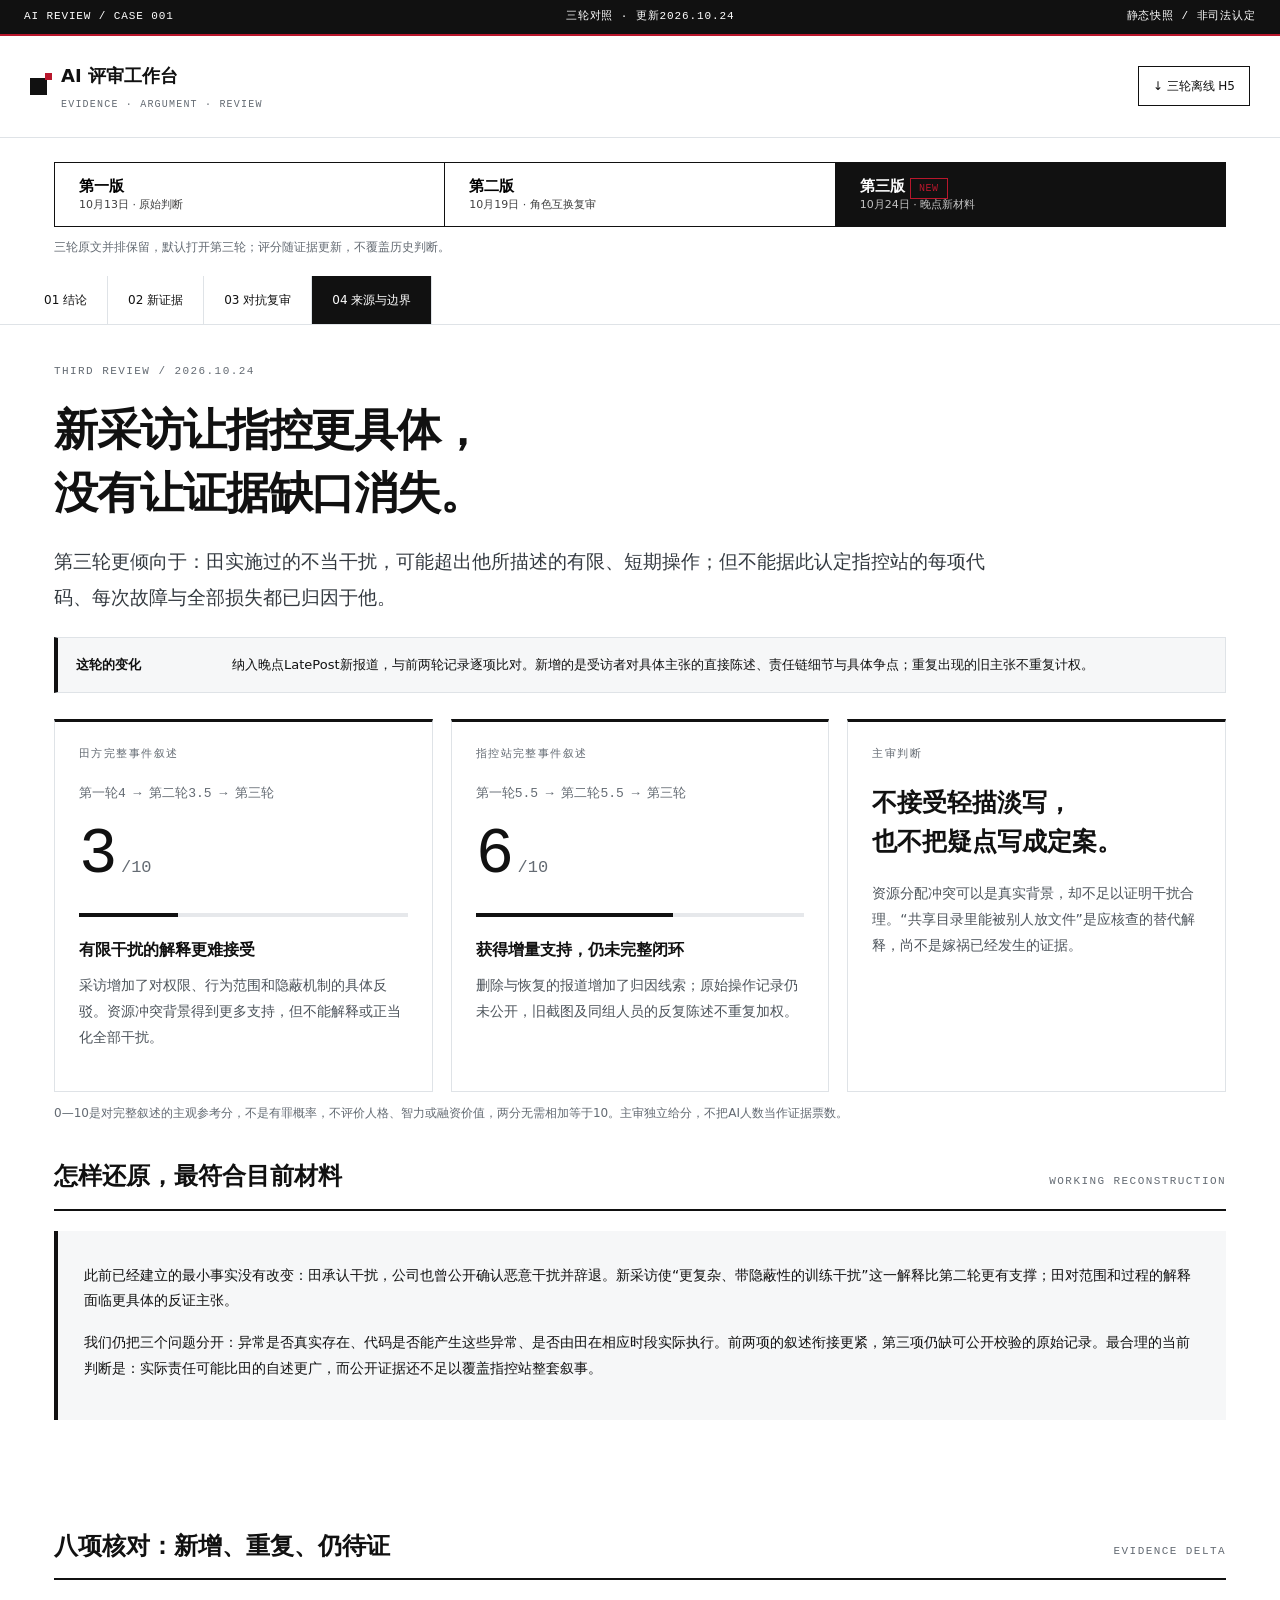
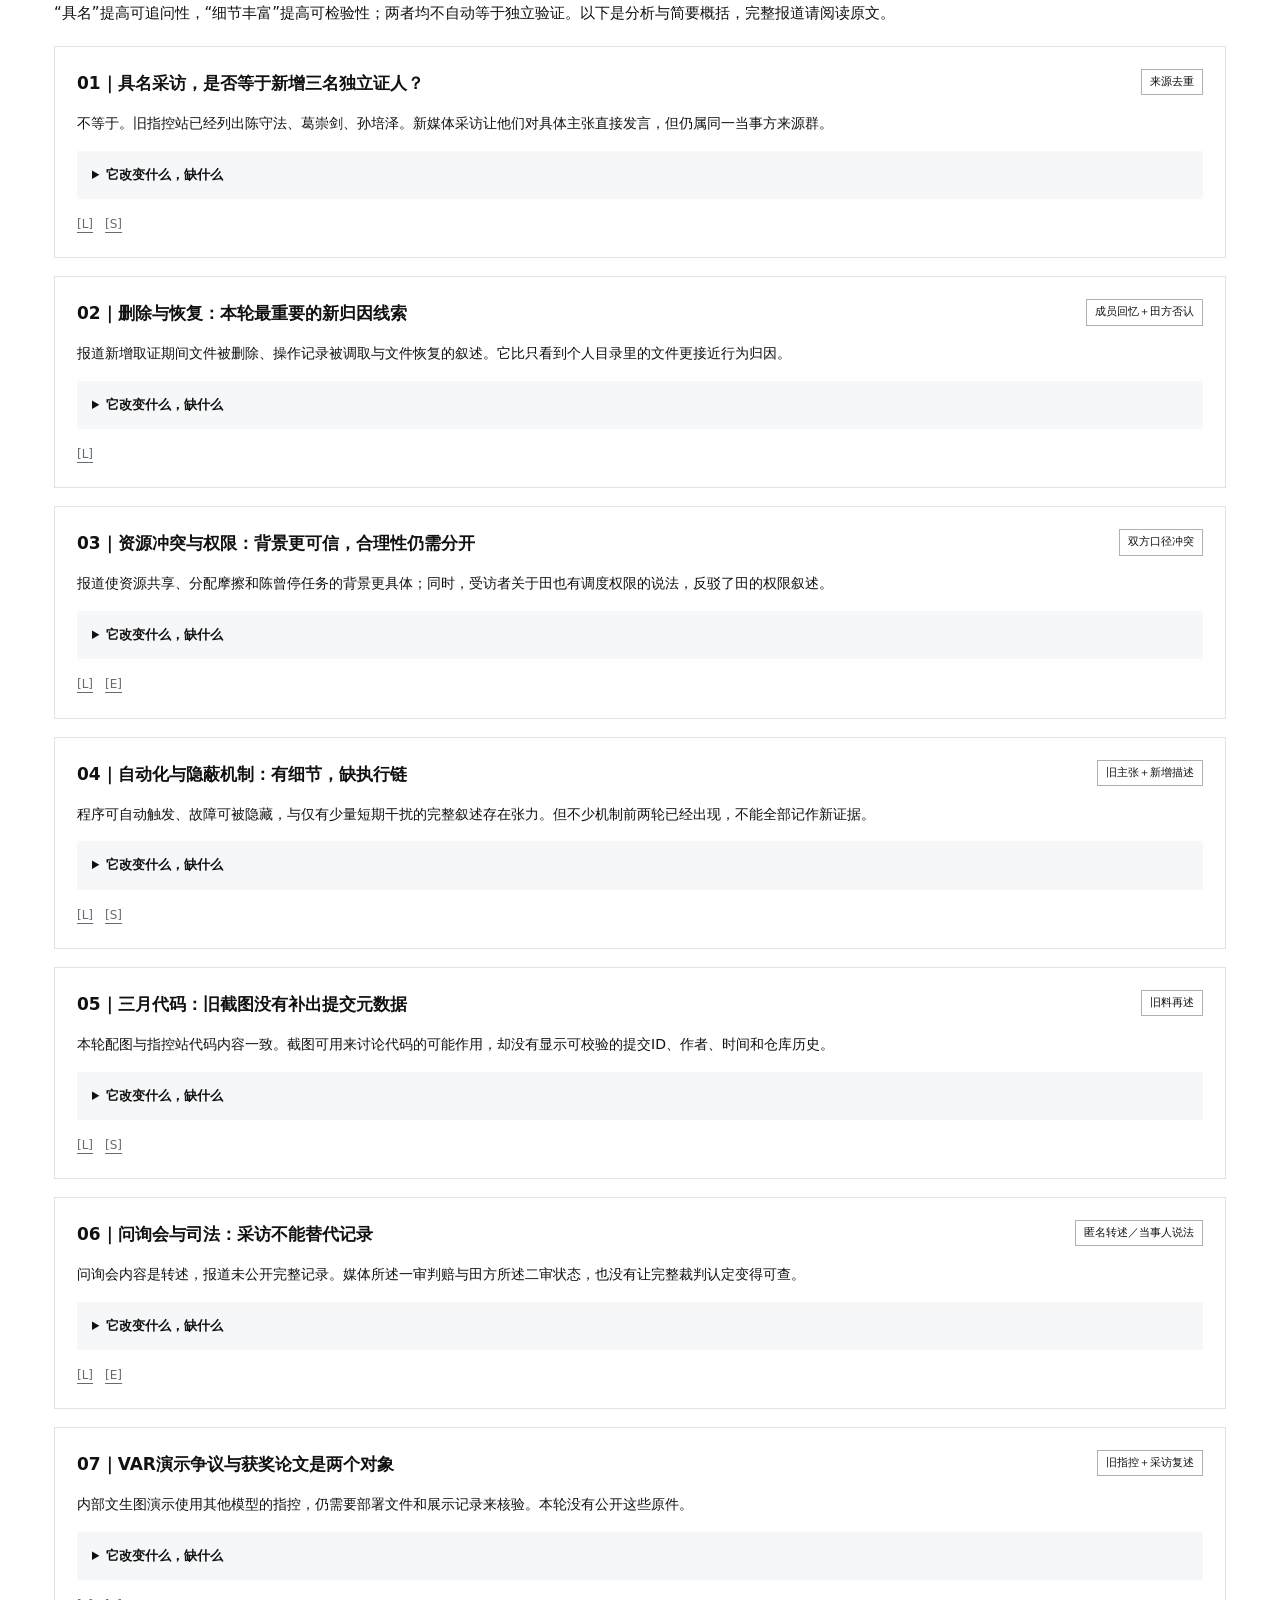
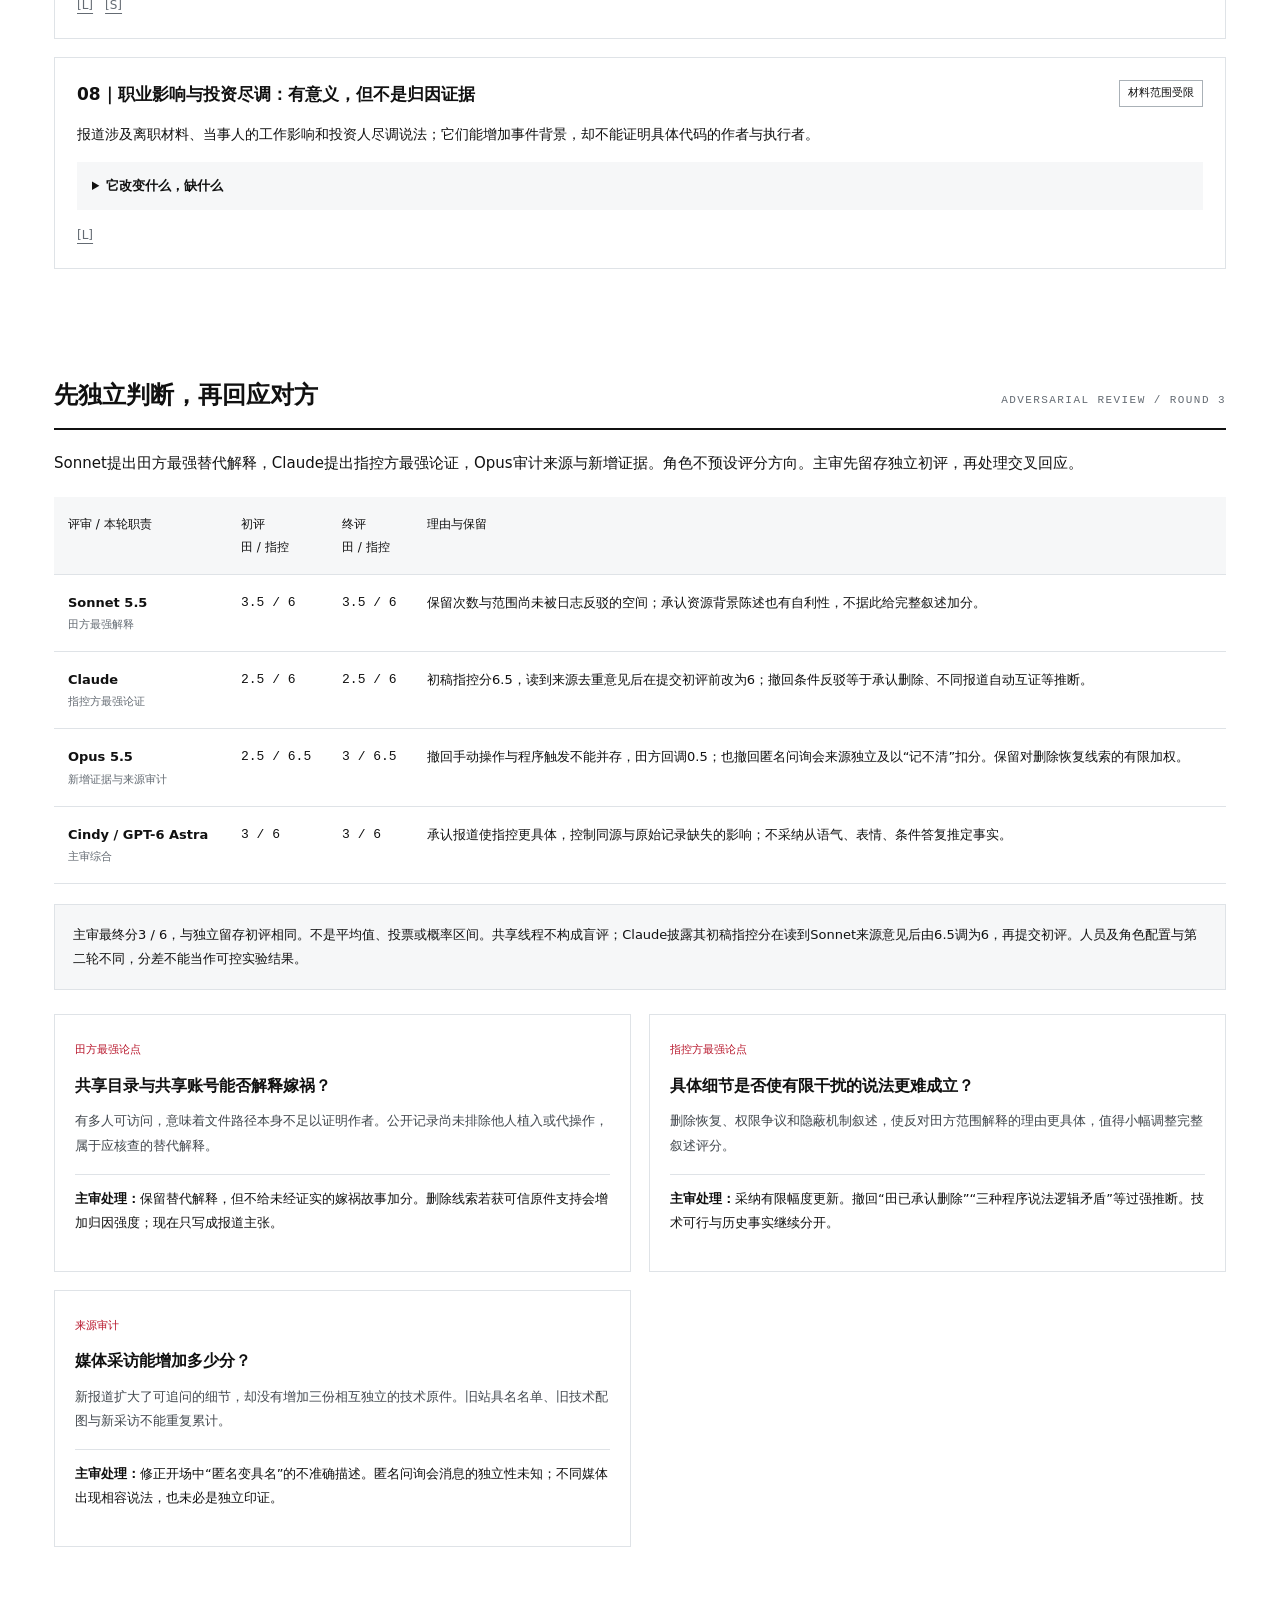
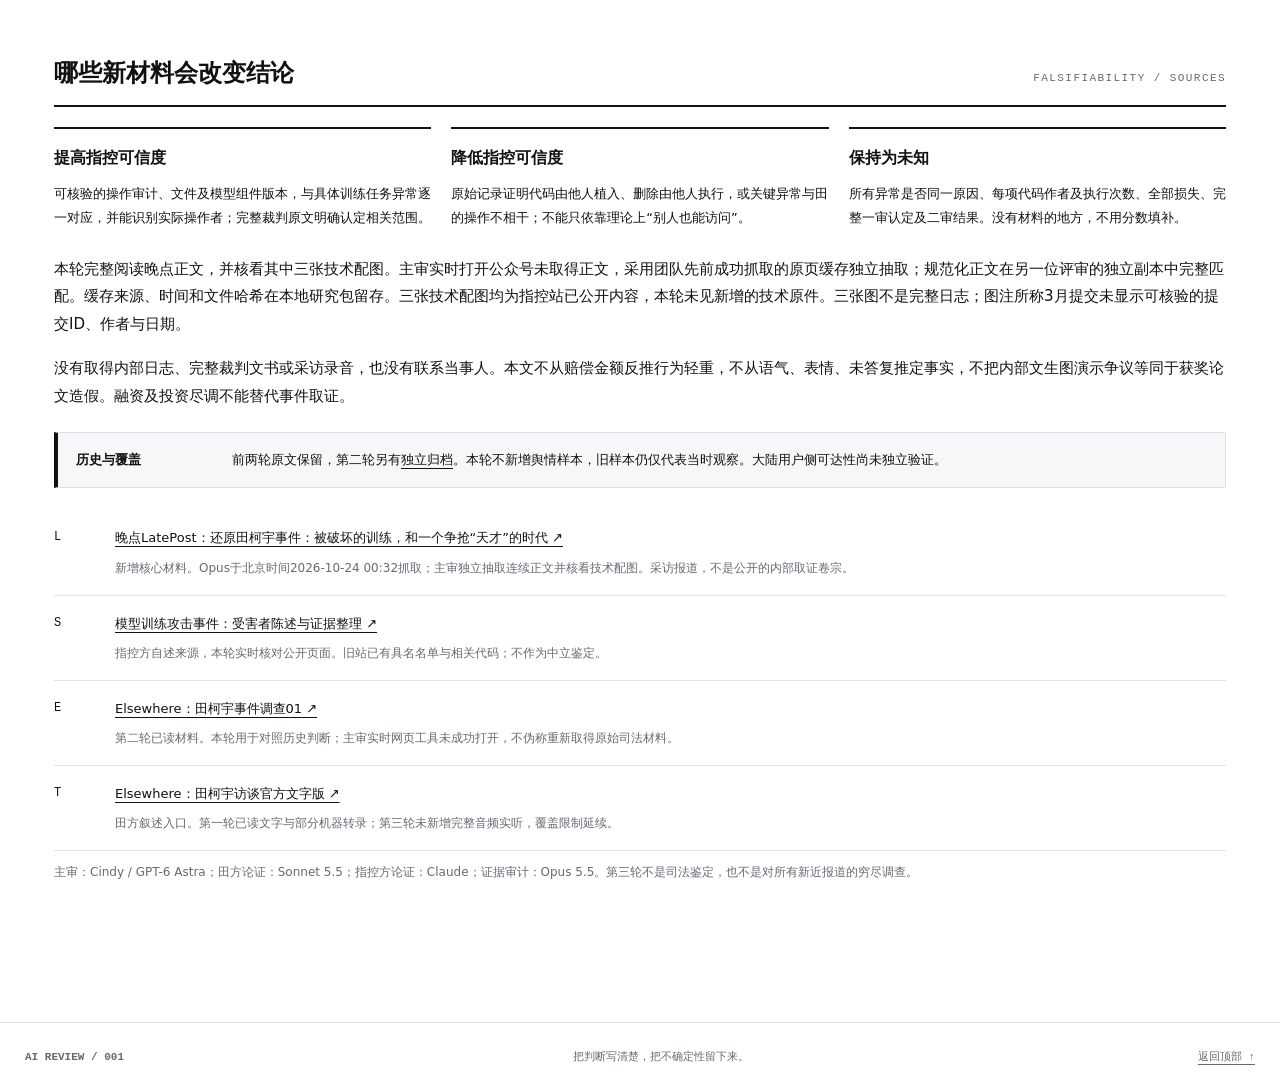
<file: index.html>
<!doctype html>
<html lang="zh-CN"><head><meta charset="utf-8"><meta name="viewport" content="width=device-width,initial-scale=1"><meta name="theme-color" content="#111111"><meta name="description" content="田柯宇事件公开证据评审：双方评分、对抗审查、舆情样本与事件还原。"><title>田柯宇事件 · 三轮 AI 评审</title><link rel="stylesheet" href="style.css"><link rel="stylesheet" href="version.css"><link rel="icon" href="data:,"></head>
<body><a class="skip" href="#main">跳到正文</a>
<div class="status"><span>AI REVIEW / CASE 001</span><span>三轮对照 · 更新2026.10.24</span><span>静态快照 / 非司法认定</span></div>
<header><div class="brand"><i></i><div>AI 评审工作台<small>EVIDENCE · ARGUMENT · REVIEW</small></div></div><a class="outline" href="offline.html" download="田柯宇事件-AI评审-三轮-20261024.html">↓ 三轮离线 H5</a></header>
<div class="version-switch"><div class="version-tabs" role="tablist" aria-label="选择评审版本"><button id="tab-v1" role="tab" aria-selected="false" aria-controls="edition-v1" tabindex="-1" data-edition="v1">第一版<small>10月13日 · 原始判断</small></button><button id="tab-v2" role="tab" aria-selected="false" aria-controls="edition-v2" tabindex="-1" data-edition="v2">第二版<small>10月19日 · 角色互换复审</small></button><button id="tab-v3" role="tab" aria-selected="true" aria-controls="edition-v3" tabindex="0" data-edition="v3">第三版 <span class="new-tag">NEW</span><small>10月24日 · 晚点新材料</small></button></div><p class="version-hint">三轮原文并排保留，默认打开第三轮；评分随证据更新，不覆盖历史判断。</p></div><div id="edition-v1" class="version-panel" role="tabpanel" aria-labelledby="tab-v1" hidden><div class="edition-archive-note"><b>第一版历史快照 · 2026-10-13</b>　以下判断保持原文，不反映第二版新增材料。<a href="https://louie-vibecoding.github.io/ai-review-tian-keyu/archive/v1/index.html" target="_blank" rel="noopener noreferrer">独立归档副本 ↗</a></div><nav aria-label="报告导航"><a href="#verdict">01 结论</a><a href="#scores">02 评分与辩论</a><a href="#evidence">03 证据核对</a><a href="#sentiment">04 舆情样本</a><a href="#timeline">05 事件还原</a><a href="#audio">06 原音频</a><a href="#sources">07 来源与方法</a></nav>
<main id="main">
<section id="verdict"><div class="eyebrow">CASE FILE / TIAN KEYU</div><h1>田柯宇事件：<br>哪些能信，哪些还不能下结论。</h1><p class="lead">我们更信“发生了不当干扰”这一核心事实；对田的轻微化解释保留较大疑问，也不把指控站的全部技术细节当成已经证实。</p>
<div class="notice"><b>阅读坐标</b><span>这里的“指控方”指 sabotage 网站及其叙述，不等同于访谈中被称为“A”的另一名实习生。评分评估本次事件叙述的可信度，不评价整个人，更不是有罪概率。</span></div>
<div class="hero-grid"><article class="metric"><div class="eyebrow">田方事件叙述</div><div class="big">4<span>/10</span></div><div class="meter"><i style="width:40%"></i></div><h3>自认可信，限制性解释待证</h3><p>承认干扰有外部印证；动机、次数和影响边界缺独立佐证。</p><small>主审综合参考分 · 四位复核最终分 3.5–4.5</small></article>
<article class="metric"><div class="eyebrow">指控方事件叙述</div><div class="big">5.5<span>/10</span></div><div class="meter"><i style="width:55%"></i></div><h3>核心较强，完整归因链未公开</h3><p>与公司处理方向相容；具体手法、持续时段和新增展示造假指控，证据强度不同。</p><small>主审综合参考分 · 四位复核最终分 5–6</small></article>
<article class="metric summary"><div class="eyebrow">当前舆情</div><h2>看得到负面，<br>算不出全网占比。</h2><p>B站节目可见评论偏质疑田；X 样本多数是转述或未明确表态。小红书受登录限制，未取得可编码样本。</p><a href="#sentiment">查看分母、逐条编码与缺口 ↗</a></article></div>
<div class="section-head"><h2>先回答三个问题</h2><span>CONCLUSIONS</span></div>
<div class="answer-list"><article><b>01</b><div><h3>两边各给几分？</h3><p>田方 <strong>4/10</strong>，指控方 <strong>5.5/10</strong>。这两个主审参考分基于对抗讨论，不是统计计算，也不要求相加等于 10。若只问“确有不当干扰”，置信显著高于两边完整故事。</p></div></article><article><b>02</b><div><h3>多少人支持田，多少人支持指控方？</h3><p>没有代表性样本，无法可靠估计人数或三平台总体比例。本次只能报告已观察帖子/评论的数量。批评田、认可技术、支持重新创业、认同网站每项指控，是四种不同立场。</p></div></article><article><b>03</b><div><h3>最符合证据的还原？</h3><p>田确实干扰过他人训练任务，公司作出纪律处理并提起诉讼；争议集中在行为有多广、如何实施和为什么实施。更可能存在双方选择性叙述：田强调动机与有限影响，指控站强调系统性破坏。现有公开材料还不能把所有异常、所有代码和新增指控完整归到同一责任链上。</p></div></article></div>
</section>
<section id="scores"><div class="section-head"><h2>两组对抗，保留不同意见</h2><span>ROUND 1 → CROSS REVIEW</span></div><p>田方组负责提出最强辩护和替代解释；指控方组负责提出最强指控及技术论证。每位先交初评，再反驳对组两点并承认本组一项不利事实。Kimi 独立采样，Cindy 核验和裁决。分组不代表预先认定谁对。</p>
<div class="score-table-wrap"><table><thead><tr><th>评审 / 分组</th><th>田方 初评 → 终评</th><th>指控方 初评 → 终评</th><th>改分 / 保留理由</th></tr></thead><tbody id="score-rows"></tbody></table></div>
<details><summary>怎样理解 0–10 分？</summary><p>0 表示完全不相信该叙述；5 表示证据混合、关键点仍未解决；10 表示完全置信。本次是主观证据判断，综合考虑来源是否直接、是否有独立印证、替代解释能否排除、材料是否完整。没有经校准的概率模型；低分不等于已证伪，高分不等于每一细节都真。</p><p>主审采用 4 与 5.5，保留个体评分差异，不把多个 AI 的同意当作多份独立事实证据。各评审共享相同公开资料，误差会相关。</p></details>
<div class="debate-grid" id="debates"></div>
<div class="notice"><b>本轮实际纠错</b><span>撤回“约五次得到三方确认”；保留田原话中“其他人”的限定；不从赔偿数额推论行为轻重；不把未回应后来新增指控视为撒谎；不把机器转录疑似日期错误计入已证实矛盾。</span></div>
</section>
<section id="evidence"><div class="section-head"><h2>逐项核对，不给整包故事盖章</h2><span>CLAIM LEDGER</span></div><div class="filters" role="group" aria-label="证据筛选"><button class="selected" data-filter="all" aria-pressed="true">全部</button><button data-filter="strong" aria-pressed="false">交叉印证</button><button data-filter="partial" aria-pressed="false">部分支持</button><button data-filter="open" aria-pressed="false">尚待证明</button></div><p class="filter-count" aria-live="polite" id="claim-count"></p><div id="claims"></div></section>
<section id="sentiment"><div class="section-head"><h2>舆情：展示看到了什么</h2><span>OBSERVED SAMPLE ≠ POPULATION</span></div><p class="lead small-lead">负面评价确实可见。“巨大负面舆情”缺乏总量、历史基线与完整平台覆盖，本次无法量化。</p>
<div class="platforms"><article><h3>X</h3><div class="sample-big">19<small> 条有效帖子 / 16 位作者</small></div><div class="samplebar"><i style="width:21.0526%"></i></div><p><b>支持田解释 0 · 质疑田 4 · 条件式批评 1 · 中性 11 · 信息不足 3</b></p><p>登录 Chrome 检索“田柯宇”，按最新结果滚动留存 20 条候选；排除 1 条无关玩笑。实际留存为 10/11–10/13，未遍历全部结果。转发、人才评价和含混反讽不自动归边；引用不重复计数。</p><small>4/19 条帖子质疑田，占此便利样本的 21.1%，不是 X 用户中的比例。</small></article><article><h3>B站 · 节目评论</h3><div class="sample-big">7<small> 条可见评论 / 含父子回复</small></div><div class="samplebar"><i style="width:71.4286%"></i></div><p><b>支持田解释 0 · 质疑田 5 · 中性求证 2</b></p><p>官方节目 BV1R9pf6SEVh 的匿名接口可见热评子集，去重后 7 条。含 3 条主评论和 4 条子回复，存在同一讨论串聚集，非 7 个独立抽样单位。</p><small>页面评论总量不等于本次样本量。15:30 北京时间主审复核接口计数 76，本次未读完。</small></article><article><h3>小红书</h3><div class="sample-big muted">未取得</div><p><b>支持田 / 支持指控方：未知</b></p><p>主审在当前 Chrome 打开搜索页，页面要求登录后查看结果，需扫码或验证码。未取得可编码帖子；搜索引擎缺少结果也不能证明没有舆情。</p><small>缺失平台不填 0，也不并入比例。</small></article></div>
<div class="notice"><b>elsewhere 是否遭到批评？</b><span>B站已见 1 条明确批评节目提供“洗白”平台的评论，其他负面多针对田本人。可以确认存在这种反应，无法据此确认全平台规模。评价节目采访方式不等于证实任何技术指控。</span></div>
<div class="notice" id="wechat-pending"><b>微信评论 · 待补材料</b><span><strong>微信公众号：未知；微信视频号：未知。</strong> 本版尚未取得可核对的实际留言，不能提供这两个平台的支持或反对数量，也不将它们并入已有比例。待取得带排序、时间和上下文的评论后，按相同口径补充；公众号精选留言还需单独说明编辑筛选偏差。</span></div>
<div class="sample-toolbar"><label for="platform-select">逐条查看</label><select id="platform-select"><option value="all">所有已观察样本</option><option value="X">X</option><option value="B站">B站</option></select><span id="sample-count"></span></div><div id="sample-list"></div>
<details><summary>采样方法与不能跨越的边界</summary><p>采集日为 2026-10-13，时间均为北京时间。X 检索窗为 10/08 至 10/14（平台过滤边界），此次只读取滚动中留存的 20 条候选；长帖进入详情补全。B站为同一节目热评接口数页及排序结果的去重合集。两平台渠道、单位和曝光排序不同，因此不相加制造“三平台支持率”。</p><p>“质疑田”不代表认可指控站全部事实；条件式批评单列，未强行归边。计数单位是帖子/评论，不是人数；重复作者、讨论串、推荐算法和热评排序会放大部分观点。单一姓名检索会漏掉别称及英文写法；没有做点赞加权、机器人识别或概率抽样，不提供统计置信区间。样本中的错误事实仍可作为舆情观察，但不能进入事实证据链。</p><p>首轮检索混入 2024 年旧帖及微博内容，已从当前三平台结果剔除。未把零可见样本解释为零讨论。</p></details>
</section>
<section id="timeline"><div class="section-head"><h2>最有依据的事件还原</h2><span>RECONSTRUCTION / NOT A FINAL VERDICT</span></div><div class="reconstruction"><h3>主线判断</h3><p>最小确定事实是：这不是只有传言、没有行为的事件。田自认实施干扰，字节公开定性为恶意干扰并辞退；随后发生民事诉讼。所谓“后来没有下文”需要更新为“已有诉讼和判赔报道，但公开裁判文书、具体认定及二审结果仍有缺口”。</p><p>在这条主线上，指控方比田方的轻微化解释更有外部支撑；但“只做了有限操作”与“所有展示性攻击都由他长期实施”之间仍有很大空间。我们倾向于认为事件包含实际的训练干扰和团队信任受损，公开叙述却各自选择了有利部分。动机是否为资源竞争、保护同事或两者混合，目前不能可靠还原。</p><p>更强的历史还原需要：具体任务的异常时间与文件版本对应、可验证的作者/访问日志、完整调查记录，以及裁判文书。仅靠誓言、声量、代码片段或资本投资，都不足以替代这些材料。</p></div><div id="events" class="timeline"></div>
<div class="hypotheses"><article><h3>较不符合现有证据</h3><p>“纯粹被冤枉、没有干扰”；“8000 卡与千万美元传闻已经坐实”；“获奖或融资足以洗清行为”。</p></article><article><h3>仍不能排除的版本</h3><p>田的操作范围比指控站描述窄；部分技术异常来自常见故障或其他原因；公司对具体因果和损失的认定与双方公开叙事均有差异。</p></article><article><h3>会改变评分的新材料</h3><p>可校验的日志与代码来源、具名见证者独立公开确认、原始完整判决、双方对逐项技术证据的正式回应。</p></article></div>
</section>
<section id="audio"><div class="section-head"><h2>原始访谈入口</h2><span>LISTEN & CHECK</span></div><div class="audio-panel"><div><div class="eyebrow">ELSEWHERE · VOL.007</div><h3>对话田柯宇：我发誓我说的都是真的</h3><p>原音频 116 分 32 秒。访谈录于 2026 年 7 月；文字版标注 10/12；小宇宙音频元数据对应北京时间 10/13 07:00。</p><p class="audio-links"><a href="https://www.xiaoyuzhoufm.com/episode/6acd2c76e742e36efcc1fe3a" target="_blank" rel="noopener noreferrer">小宇宙原节目 ↗</a><a href="https://www.bilibili.com/video/BV1R9pf6SEVh" target="_blank" rel="noopener noreferrer">B站官方视频 ↗</a><a href="https://elsewhere.news/zh/elsewhere/posting-a-podcast-transcript-of-tian-keyu-first" target="_blank" rel="noopener noreferrer">官方文字版 ↗</a></p></div><div><audio id="podcast" controls preload="none" src="https://media.xyzcdn.net/68ff657d9c745a6e69da8fcf/lq719vhbMd1uwMt-RoSKRPPCNHtJ.m4a">当前浏览器不支持音频播放，请打开原节目。</audio><p id="audio-status" aria-live="polite">由原平台提供音频；点击章节只定位，不自动播放。</p><div class="chapters"><button data-time="122">02:02 另一实习生</button><button data-time="511">08:31 GitHub 帖子</button><button data-time="945">15:45 动机解释</button><button data-time="1412">23:32 诉讼</button><button data-time="5824">1:37:04 发誓</button></div></div></div><div class="notice"><b>实际核查覆盖</b><span>两份网页中文正文已读；音频找到并下载，争议相关时段做了机器转录，未完整逐句实听。转录中的人名、日期和否定词可能出错，未将疑似日期冲突作为定案证据。文字版自身声明有删节，不等于全部音频。</span></div><p id="audio-coverage" class="fine"></p></section>
<section id="sources"><div class="section-head"><h2>来源与审核记录</h2><span>FOLLOW THE EVIDENCE</span></div><p>当事人的陈述证明“他说了什么”；公司公告证明公司怎样定性；新闻报道与原始裁判不是同一证据等级。站内具名名单尚未取得站外独立确认。引文均为短摘或概括，原件请点击来源。</p><div id="source-list"></div><details><summary>材料快照与复核边界</summary><p>指控站核对版本：GitHub HEAD <code>4a1e3cb4af63ea7bd047974ed80658ebf90ac75b</code>（2026-10-13 14:31 北京时间提交）。网页会变化，本报告不自动更新。原始网页与采样记录在本地研究包留存；网页发布包不含会话、登录信息或私人文件。</p><p>没有访问内部集群、联系涉事人员、核验原始日志、取得完整诉状/判决书或完成全平台舆情普查。司法状态仅按已检索来源分层表述，不推定无人犯罪或有人犯罪。阅读这份报告应能找到支撑，也应看见缺口。</p></details><p class="fine">评审组织：Cindy / GPT-6 Astra；田方论证：Claude、Sonnet 5.5；指控方论证：Grok、Opus 5.5；舆情采样：Kimi 与 Cindy。报告是对公开证据的分析，不是当事人访谈调查或司法鉴定。</p></section>
</main></div><div id="edition-v2" class="version-panel" role="tabpanel" aria-labelledby="tab-v2" hidden><nav aria-label="第二版导航"><a href="#v2-verdict">01 结论与变化</a><a href="#v2-scores">02 角色互换与评分</a><a href="#v2-evidence">03 新增证据</a><a href="#v2-timeline">04 时间线</a><a href="#v2-method">05 来源与边界</a></nav>
<main id="v2-main"><section id="v2-verdict"><div class="eyebrow">SECOND REVIEW / 2026.10.19</div><h1>新报道带来了什么？<br>让评分跟着证据走。</h1><p class="lead">田方完整叙述从4降至3.5；指控方完整叙述维持5.5。我们对田的动机与范围解释更谨慎，但不会把更多对立说法自动算成整套指控的独立证实。</p>
<div class="notice"><b>同一把尺子</b><span>评分对象仍是两方对本次事件的完整叙述，不是人格、智力或有罪概率。“指控方”仍指公开指控站的叙述，并不等同于一个被称作A的人。两分不需要相加等于10。</span></div>
<div class="hero-grid"><article class="metric"><div class="eyebrow">田方事件叙述</div><div class="score-before">第一版 <b>4 / 10</b> → 第二版</div><div class="big">3.5<span>/10</span></div><div class="meter"><i style="width:35%"></i></div><span class="score-change">下降 0.5</span><h3>对限定性解释更谨慎</h3><p>承认干扰这一核心仍有支持；动机和范围的解释遇到更具体的对立陈述，独立佐证仍不足。</p><small>主审综合参考 · 四位终评3–4</small></article>
<article class="metric"><div class="eyebrow">指控方事件叙述</div><div class="score-before">第一版 <b>5.5 / 10</b> → 第二版</div><div class="big">5.5<span>/10</span></div><div class="meter"><i style="width:55%"></i></div><span class="score-change unchanged">保持不变</span><h3>解释更具体，归因仍有缺口</h3><p>公开回应补充了可检验细节；没有因此补出原始日志、完整司法认定与每项攻击的执行链。</p><small>主审综合参考 · 四位终评5–6</small></article>
<article class="metric v2-summary"><div class="eyebrow">本轮关键区别</div><h2>公开说了什么，<br>与实际证明什么。</h2><p>新报道、账号回应、原始记录分别标注。可读到一条发言，不等于其身份与全部内容都已核实。</p><a href="#v2-evidence">看每项证据能支持到哪里 ↗</a></article></div>
<div class="section-head"><h2>为什么一方下降，另一方没有自动上升</h2><span>DELTA / NOT ZERO-SUM</span></div><div id="v2-changes" class="v2-change-grid"></div>
<p class="fine">新增文章：<a href="https://elsewhere.news/zh/elsewhere/tian-keyu-incident-investigation-01" target="_blank" rel="noopener noreferrer">Elsewhere《田柯宇事件调查01》↗</a>。本页是证据分析与简要概括，不转载全文。</p></section>
<section id="v2-scores"><div class="section-head"><h2>角色真正互换，保留不同评分</h2><span>ROLE SWAP / ROUND 2</span></div><p>第一版的田方论证组Claude、Sonnet转为指控方；原指控方Grok、Opus转为田方。先给初评，再反驳对组、承认本组不利材料并交终评。角色要求提出最强论证，不要求维护某个结论。</p>
<div class="score-table-wrap"><table class="v2-score-table"><thead><tr><th>评审 / 角色互换</th><th>第一版终评<br>田 / 指控</th><th>第二版初评<br>田 / 指控</th><th>第二版终评<br>田 / 指控</th><th>改分与保留理由</th></tr></thead><tbody id="v2-reviewers"></tbody></table></div>
<div class="round-disclosure"><b>不是互换角色就必须反着打分。</b> 所有评审都承认核心干扰与完整叙述应分开。主审综合参考恰与本轮四位终分均值一致，但它是对证据的判断，不是经校准的概率，也不把共享资料的AI当独立事实票。本轮材料与角色同时改变，前后分差不能作为角色影响的因果测量。</div>
<div id="v2-debates" class="debate-grid"></div><details><summary>本轮明确撤回或修正的推理</summary><ul id="v2-corrections" class="v2-withdrawals"></ul></details></section>
<section id="v2-evidence"><div class="section-head"><h2>新增材料，一项一项分级</h2><span>NEW EVIDENCE / LIMITS</span></div><p>有些材料确是新增公开回应；有些只是旧指控被再次讲述。下面既写对分数的影响，也写尚未跨过的证据缺口。</p><div class="filters" role="group" aria-label="第二版证据筛选"><button class="selected" data-v2-filter="all" aria-pressed="true">全部</button><button data-v2-filter="record" aria-pressed="false">公开记录</button><button data-v2-filter="statement" aria-pressed="false">当事方发言</button><button data-v2-filter="reported" aria-pressed="false">媒体转述</button><button data-v2-filter="open" aria-pressed="false">仍待证明</button></div><p id="v2-claim-count" class="filter-count" aria-live="polite"></p><div id="v2-claims"></div></section>
<section id="v2-timeline"><div class="section-head"><h2>时间对齐，不把转述画成确定事实</h2><span>DATES / SOURCE TYPES</span></div><p>公开提交日期、指控方回溯、匿名司法说法使用不同标签。日期吻合不等于归因成立；日期跨度也不等于攻击持续时间。</p><div id="v2-events" class="timeline"></div></section>
<section id="v2-method"><div class="section-head"><h2>这版核到了什么，没核到什么</h2><span>SOURCES / AUDIT</span></div><div class="notice"><b>舆情暂缓</b><span>按用户本轮指示，不采集新社群或平台评论，不以声量改分。第一版的旧样本仍可在第一页签查看，仅作为当时的观察。</span></div><div id="v2-methods"></div><div id="v2-sources"></div><p class="fine">主审：Cindy / GPT-6 Astra。第二版田方论证：Grok、Opus 5.5；指控方论证：Claude、Sonnet 5.5；独立方法复核：Kimi。本文不代替法院判断，没有开展当事人访谈或内部取证。</p></section></main></div><div id="edition-v3" class="version-panel" role="tabpanel" aria-labelledby="tab-v3">
<nav aria-label="第三版导航"><a href="#v3-verdict">01 结论</a><a href="#v3-evidence">02 新证据</a><a href="#v3-scores">03 对抗复审</a><a href="#v3-method">04 来源与边界</a></nav>
<main id="v3-main"><section id="v3-verdict"><div class="eyebrow">THIRD REVIEW / 2026.10.24</div>
<h1>新采访让指控更具体，<br>没有让证据缺口消失。</h1>
<p class="lead">第三轮更倾向于：田实施过的不当干扰，可能超出他所描述的有限、短期操作；但不能据此认定指控站的每项代码、每次故障与全部损失都已归因于他。</p>
<div class="notice"><b>这轮的变化</b><span>纳入晚点LatePost新报道，与前两轮记录逐项比对。新增的是受访者对具体主张的直接陈述、责任链细节与具体争点；重复出现的旧主张不重复计权。</span></div>
<div class="hero-grid"><article class="metric"><div class="eyebrow">田方完整事件叙述</div><div class="score-before">第一轮4 → 第二轮3.5 → 第三轮</div><div class="big">3<span>/10</span></div><div class="meter"><i style="width:30%"></i></div><h3>有限干扰的解释更难接受</h3><p>采访增加了对权限、行为范围和隐蔽机制的具体反驳。资源冲突背景得到更多支持，但不能解释或正当化全部干扰。</p></article>
<article class="metric"><div class="eyebrow">指控站完整事件叙述</div><div class="score-before">第一轮5.5 → 第二轮5.5 → 第三轮</div><div class="big">6<span>/10</span></div><div class="meter"><i style="width:60%"></i></div><h3>获得增量支持，仍未完整闭环</h3><p>删除与恢复的报道增加了归因线索；原始操作记录仍未公开，旧截图及同组人员的反复陈述不重复加权。</p></article>
<article class="metric v2-summary"><div class="eyebrow">主审判断</div><h2>不接受轻描淡写，<br>也不把疑点写成定案。</h2><p>资源分配冲突可以是真实背景，却不足以证明干扰合理。“共享目录里能被别人放文件”是应核查的替代解释，尚不是嫁祸已经发生的证据。</p></article></div>
<p class="fine">0—10是对完整叙述的主观参考分，不是有罪概率，不评价人格、智力或融资价值，两分无需相加等于10。主审独立给分，不把AI人数当作证据票数。</p>
<div class="section-head"><h2>怎样还原，最符合目前材料</h2><span>WORKING RECONSTRUCTION</span></div>
<div class="reconstruction"><p>此前已经建立的最小事实没有改变：田承认干扰，公司也曾公开确认恶意干扰并辞退。新采访使“更复杂、带隐蔽性的训练干扰”这一解释比第二轮更有支撑；田对范围和过程的解释面临更具体的反证主张。</p><p>我们仍把三个问题分开：异常是否真实存在、代码是否能产生这些异常、是否由田在相应时段实际执行。前两项的叙述衔接更紧，第三项仍缺可公开校验的原始记录。最合理的当前判断是：实际责任可能比田的自述更广，而公开证据还不足以覆盖指控站整套叙事。</p></div></section>
<section id="v3-evidence"><div class="section-head"><h2>八项核对：新增、重复、仍待证</h2><span>EVIDENCE DELTA</span></div><p>“具名”提高可追问性，“细节丰富”提高可检验性；两者均不自动等于独立验证。以下是分析与简要概括，完整报道请阅读原文。</p><article class="claim"><div class="claim-head"><h3>01｜具名采访，是否等于新增三名独立证人？</h3><span class="tag">来源去重</span></div><p class="assessment">不等于。旧指控站已经列出陈守法、葛崇剑、孙培泽。新媒体采访让他们对具体主张直接发言，但仍属同一当事方来源群。</p><details><summary>它改变什么，缺什么</summary><p>媒体有自己的采访与编辑过程，这是增量。陈守法还称曾为2024年曝光和投诉内容提供佐证，这进一步提示相关叙述可能共享来源，不能叠加为独立证据；匿名消息与既有来源是否重合也未确认。</p></details><div class="source-refs"><a href="#v3-src-L">[L]</a> <a href="#v3-src-S">[S]</a></div></article><article class="claim"><div class="claim-head"><h3>02｜删除与恢复：本轮最重要的新归因线索</h3><span class="tag">成员回忆＋田方否认</span></div><p class="assessment">报道新增取证期间文件被删除、操作记录被调取与文件恢复的叙述。它比只看到个人目录里的文件更接近行为归因。</p><details><summary>它改变什么，缺什么</summary><p>我们没有看到审计原件。田否认删除，称如确有此记录，只可能是他人进入其程序所为；这是条件反驳，不构成承认删除发生。须核实际操作者、权限、时间、文件版本及保全过程。</p></details><div class="source-refs"><a href="#v3-src-L">[L]</a></div></article><article class="claim"><div class="claim-head"><h3>03｜资源冲突与权限：背景更可信，合理性仍需分开</h3><span class="tag">双方口径冲突</span></div><p class="assessment">报道使资源共享、分配摩擦和陈曾停任务的背景更具体；同时，受访者关于田也有调度权限的说法，反驳了田的权限叙述。</p><details><summary>它改变什么，缺什么</summary><p>这是受到具名反驳，不是主审已核实权限表。还需区分不同时间、权限种类与是否事先沟通。背景冲突不能证明破坏合理，也不能直接推出特定动机。</p></details><div class="source-refs"><a href="#v3-src-L">[L]</a> <a href="#v3-src-E">[E]</a></div></article><article class="claim"><div class="claim-head"><h3>04｜自动化与隐蔽机制：有细节，缺执行链</h3><span class="tag">旧主张＋新增描述</span></div><p class="assessment">程序可自动触发、故障可被隐藏，与仅有少量短期干扰的完整叙述存在张力。但不少机制前两轮已经出现，不能全部记作新证据。</p><details><summary>它改变什么，缺什么</summary><p>手动启动、由GPT辅助编写、程序自动触发可以同时成立。关键是代码由谁部署、执行了什么、在哪些任务触发；文件数不等于攻击次数，故障历时不等于攻击历时。</p></details><div class="source-refs"><a href="#v3-src-L">[L]</a> <a href="#v3-src-S">[S]</a></div></article><article class="claim"><div class="claim-head"><h3>05｜三月代码：旧截图没有补出提交元数据</h3><span class="tag">旧料再述</span></div><p class="assessment">本轮配图与指控站代码内容一致。截图可用来讨论代码的可能作用，却没有显示可校验的提交ID、作者、时间和仓库历史。</p><details><summary>它改变什么，缺什么</summary><p>若三月行为成立，会对之后资源冲突触发全部行为的解释构成压力；但不能把图注所称日期当成已核验事实，也不能由司法报道的某个日期排除更早行为。</p></details><div class="source-refs"><a href="#v3-src-L">[L]</a> <a href="#v3-src-S">[S]</a></div></article><article class="claim"><div class="claim-head"><h3>06｜问询会与司法：采访不能替代记录</h3><span class="tag">匿名转述／当事人说法</span></div><p class="assessment">问询会内容是转述，报道未公开完整记录。媒体所述一审判赔与田方所述二审状态，也没有让完整裁判认定变得可查。</p><details><summary>它改变什么，缺什么</summary><p>不将“记不清”、语气、表情或未回应计作追加行为证据。不从索赔与判赔差额推导无责、轻微或全部指控成立。投资人据称查阅卷宗，不代表主审取得卷宗。</p></details><div class="source-refs"><a href="#v3-src-L">[L]</a> <a href="#v3-src-E">[E]</a></div></article><article class="claim"><div class="claim-head"><h3>07｜VAR演示争议与获奖论文是两个对象</h3><span class="tag">旧指控＋采访复述</span></div><p class="assessment">内部文生图演示使用其他模型的指控，仍需要部署文件和展示记录来核验。本轮没有公开这些原件。</p><details><summary>它改变什么，缺什么</summary><p>不得把内部演示争议直接写成VAR获奖论文造假，也不由获奖反推职业行为清白。技术成果、事件责任和人格评价应分开。</p></details><div class="source-refs"><a href="#v3-src-L">[L]</a> <a href="#v3-src-S">[S]</a></div></article><article class="claim"><div class="claim-head"><h3>08｜职业影响与投资尽调：有意义，但不是归因证据</h3><span class="tag">材料范围受限</span></div><p class="assessment">报道涉及离职材料、当事人的工作影响和投资人尽调说法；它们能增加事件背景，却不能证明具体代码的作者与执行者。</p><details><summary>它改变什么，缺什么</summary><p>报道明确提到记者看到离职确认函与实习证明，我们未取得原件。未公开日志不代表日志不存在；媒体没有说明已取得某材料，也不能推断记者绝对没看过。</p></details><div class="source-refs"><a href="#v3-src-L">[L]</a></div></article></section>
<section id="v3-scores"><div class="section-head"><h2>先独立判断，再回应对方</h2><span>ADVERSARIAL REVIEW / ROUND 3</span></div><p>Sonnet提出田方最强替代解释，Claude提出指控方最强论证，Opus审计来源与新增证据。角色不预设评分方向。主审先留存独立初评，再处理交叉回应。</p><div class="score-table-wrap"><table class="v3-score-table"><thead><tr><th>评审 / 本轮职责</th><th>初评<br>田 / 指控</th><th>终评<br>田 / 指控</th><th>理由与保留</th></tr></thead><tbody><tr><td><b>Sonnet 5.5</b><span class="group">田方最强解释</span></td><td>3.5 / 6</td><td>3.5 / 6</td><td>保留次数与范围尚未被日志反驳的空间；承认资源背景陈述也有自利性，不据此给完整叙述加分。</td></tr><tr><td><b>Claude</b><span class="group">指控方最强论证</span></td><td>2.5 / 6</td><td>2.5 / 6</td><td>初稿指控分6.5，读到来源去重意见后在提交初评前改为6；撤回条件反驳等于承认删除、不同报道自动互证等推断。</td></tr><tr><td><b>Opus 5.5</b><span class="group">新增证据与来源审计</span></td><td>2.5 / 6.5</td><td>3 / 6.5</td><td>撤回手动操作与程序触发不能并存，田方回调0.5；也撤回匿名问询会来源独立及以“记不清”扣分。保留对删除恢复线索的有限加权。</td></tr><tr><td><b>Cindy / GPT-6 Astra</b><span class="group">主审综合</span></td><td>3 / 6</td><td>3 / 6</td><td>承认报道使指控更具体，控制同源与原始记录缺失的影响；不采纳从语气、表情、条件答复推定事实。</td></tr></tbody></table></div><div class="round-disclosure">主审最终分3 / 6，与独立留存初评相同。不是平均值、投票或概率区间。共享线程不构成盲评；Claude披露其初稿指控分在读到Sonnet来源意见后由6.5调为6，再提交初评。人员及角色配置与第二轮不同，分差不能当作可控实验结果。</div><div class="debate-grid"><article class="debate"><span class="who">田方最强论点</span><h3>共享目录与共享账号能否解释嫁祸？</h3><p>有多人可访问，意味着文件路径本身不足以证明作者。公开记录尚未排除他人植入或代操作，属于应核查的替代解释。</p><p class="ruling"><b>主审处理：</b>保留替代解释，但不给未经证实的嫁祸故事加分。删除线索若获可信原件支持会增加归因强度；现在只写成报道主张。</p></article><article class="debate"><span class="who">指控方最强论点</span><h3>具体细节是否使有限干扰的说法更难成立？</h3><p>删除恢复、权限争议和隐蔽机制叙述，使反对田方范围解释的理由更具体，值得小幅调整完整叙述评分。</p><p class="ruling"><b>主审处理：</b>采纳有限幅度更新。撤回“田已承认删除”“三种程序说法逻辑矛盾”等过强推断。技术可行与历史事实继续分开。</p></article><article class="debate"><span class="who">来源审计</span><h3>媒体采访能增加多少分？</h3><p>新报道扩大了可追问的细节，却没有增加三份相互独立的技术原件。旧站具名名单、旧技术配图与新采访不能重复累计。</p><p class="ruling"><b>主审处理：</b>修正开场中“匿名变具名”的不准确描述。匿名问询会消息的独立性未知；不同媒体出现相容说法，也未必是独立印证。</p></article></div></section>
<section id="v3-method"><div class="section-head"><h2>哪些新材料会改变结论</h2><span>FALSIFIABILITY / SOURCES</span></div><div class="hypotheses"><article><h3>提高指控可信度</h3><p>可核验的操作审计、文件及模型组件版本，与具体训练任务异常逐一对应，并能识别实际操作者；完整裁判原文明确认定相关范围。</p></article><article><h3>降低指控可信度</h3><p>原始记录证明代码由他人植入、删除由他人执行，或关键异常与田的操作不相干；不能只依靠理论上“别人也能访问”。</p></article><article><h3>保持为未知</h3><p>所有异常是否同一原因、每项代码作者及执行次数、全部损失、完整一审认定及二审结果。没有材料的地方，不用分数填补。</p></article></div>
<p>本轮完整阅读晚点正文，并核看其中三张技术配图。主审实时打开公众号未取得正文，采用团队先前成功抓取的原页缓存独立抽取；规范化正文在另一位评审的独立副本中完整匹配。缓存来源、时间和文件哈希在本地研究包留存。三张技术配图均为指控站已公开内容，本轮未见新增的技术原件。三张图不是完整日志；图注所称3月提交未显示可核验的提交ID、作者与日期。</p>
<p>没有取得内部日志、完整裁判文书或采访录音，也没有联系当事人。本文不从赔偿金额反推行为轻重，不从语气、表情、未答复推定事实，不把内部文生图演示争议等同于获奖论文造假。融资及投资尽调不能替代事件取证。</p>
<div class="notice"><b>历史与覆盖</b><span>前两轮原文保留，第二轮另有<a href="https://louie-vibecoding.github.io/ai-review-tian-keyu/archive/v2/index.html">独立归档</a>。本轮不新增舆情样本，旧样本仍仅代表当时观察。大陆用户侧可达性尚未独立验证。</span></div>
<article class="source" id="v3-src-L"><b>L</b><div><a href="https://mp.weixin.qq.com/s/P9aWfHyeUMw7DAkmyk02CA" target="_blank" rel="noopener noreferrer">晚点LatePost：还原田柯宇事件：被破坏的训练，和一个争抢“天才”的时代 ↗</a><p>新增核心材料。Opus于北京时间2026-10-24 00:32抓取；主审独立抽取连续正文并核看技术配图。采访报道，不是公开的内部取证卷宗。</p></div></article><article class="source" id="v3-src-S"><b>S</b><div><a href="https://keyu-tian-sabotage.github.io/" target="_blank" rel="noopener noreferrer">模型训练攻击事件：受害者陈述与证据整理 ↗</a><p>指控方自述来源，本轮实时核对公开页面。旧站已有具名名单与相关代码；不作为中立鉴定。</p></div></article><article class="source" id="v3-src-E"><b>E</b><div><a href="https://elsewhere.news/zh/elsewhere/tian-keyu-incident-investigation-01" target="_blank" rel="noopener noreferrer">Elsewhere：田柯宇事件调查01 ↗</a><p>第二轮已读材料。本轮用于对照历史判断；主审实时网页工具未成功打开，不伪称重新取得原始司法材料。</p></div></article><article class="source" id="v3-src-T"><b>T</b><div><a href="https://elsewhere.news/zh/elsewhere/posting-a-podcast-transcript-of-tian-keyu-first" target="_blank" rel="noopener noreferrer">Elsewhere：田柯宇访谈官方文字版 ↗</a><p>田方叙述入口。第一轮已读文字与部分机器转录；第三轮未新增完整音频实听，覆盖限制延续。</p></div></article><p class="fine">主审：Cindy / GPT-6 Astra；田方论证：Sonnet 5.5；指控方论证：Claude；证据审计：Opus 5.5。第三轮不是司法鉴定，也不是对所有新近报道的穷尽调查。</p></section></main></div><footer><b>AI REVIEW / 001</b><span>把判断写清楚，把不确定性留下来。</span><a href="#verdict">返回顶部 ↑</a></footer>
<script src="data.js"></script><script src="app.js"></script><script src="data-v2.js"></script><script src="app-v2.js"></script><script src="editions.js"></script></body></html>
</file>
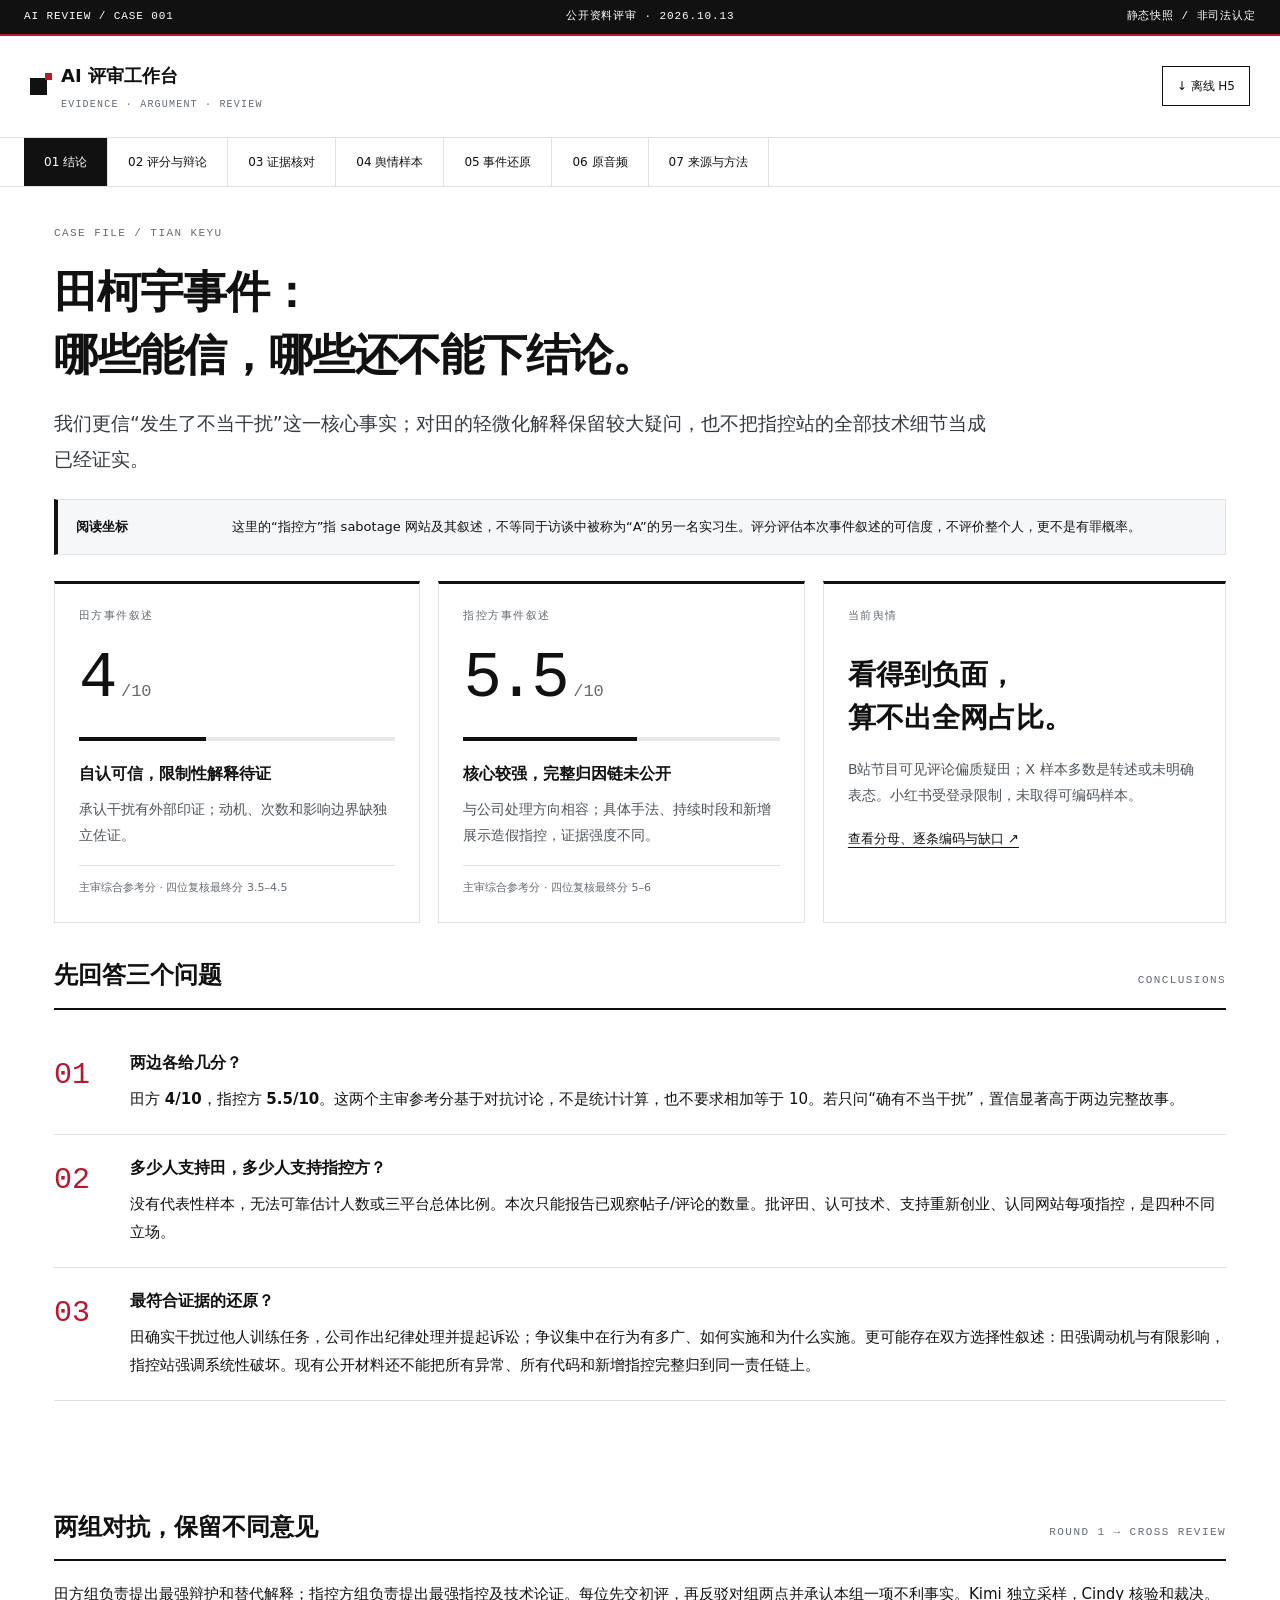
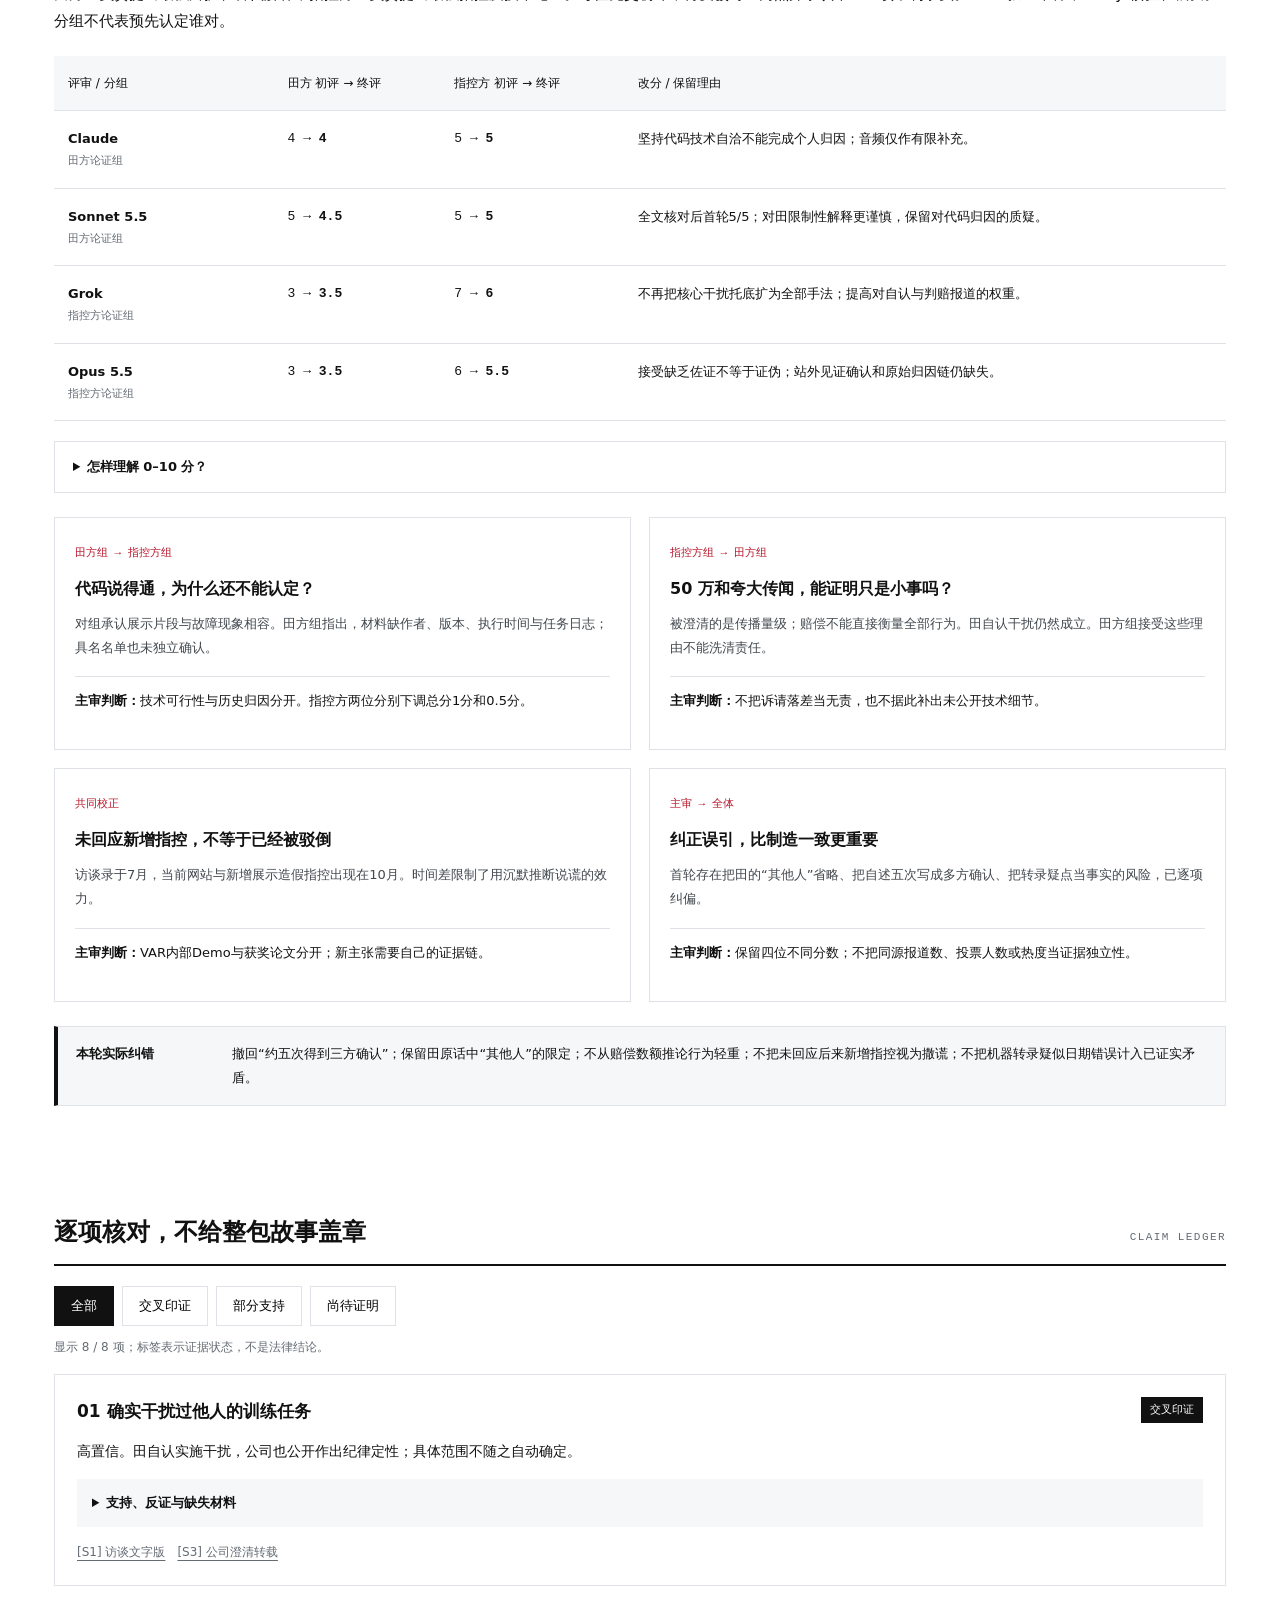
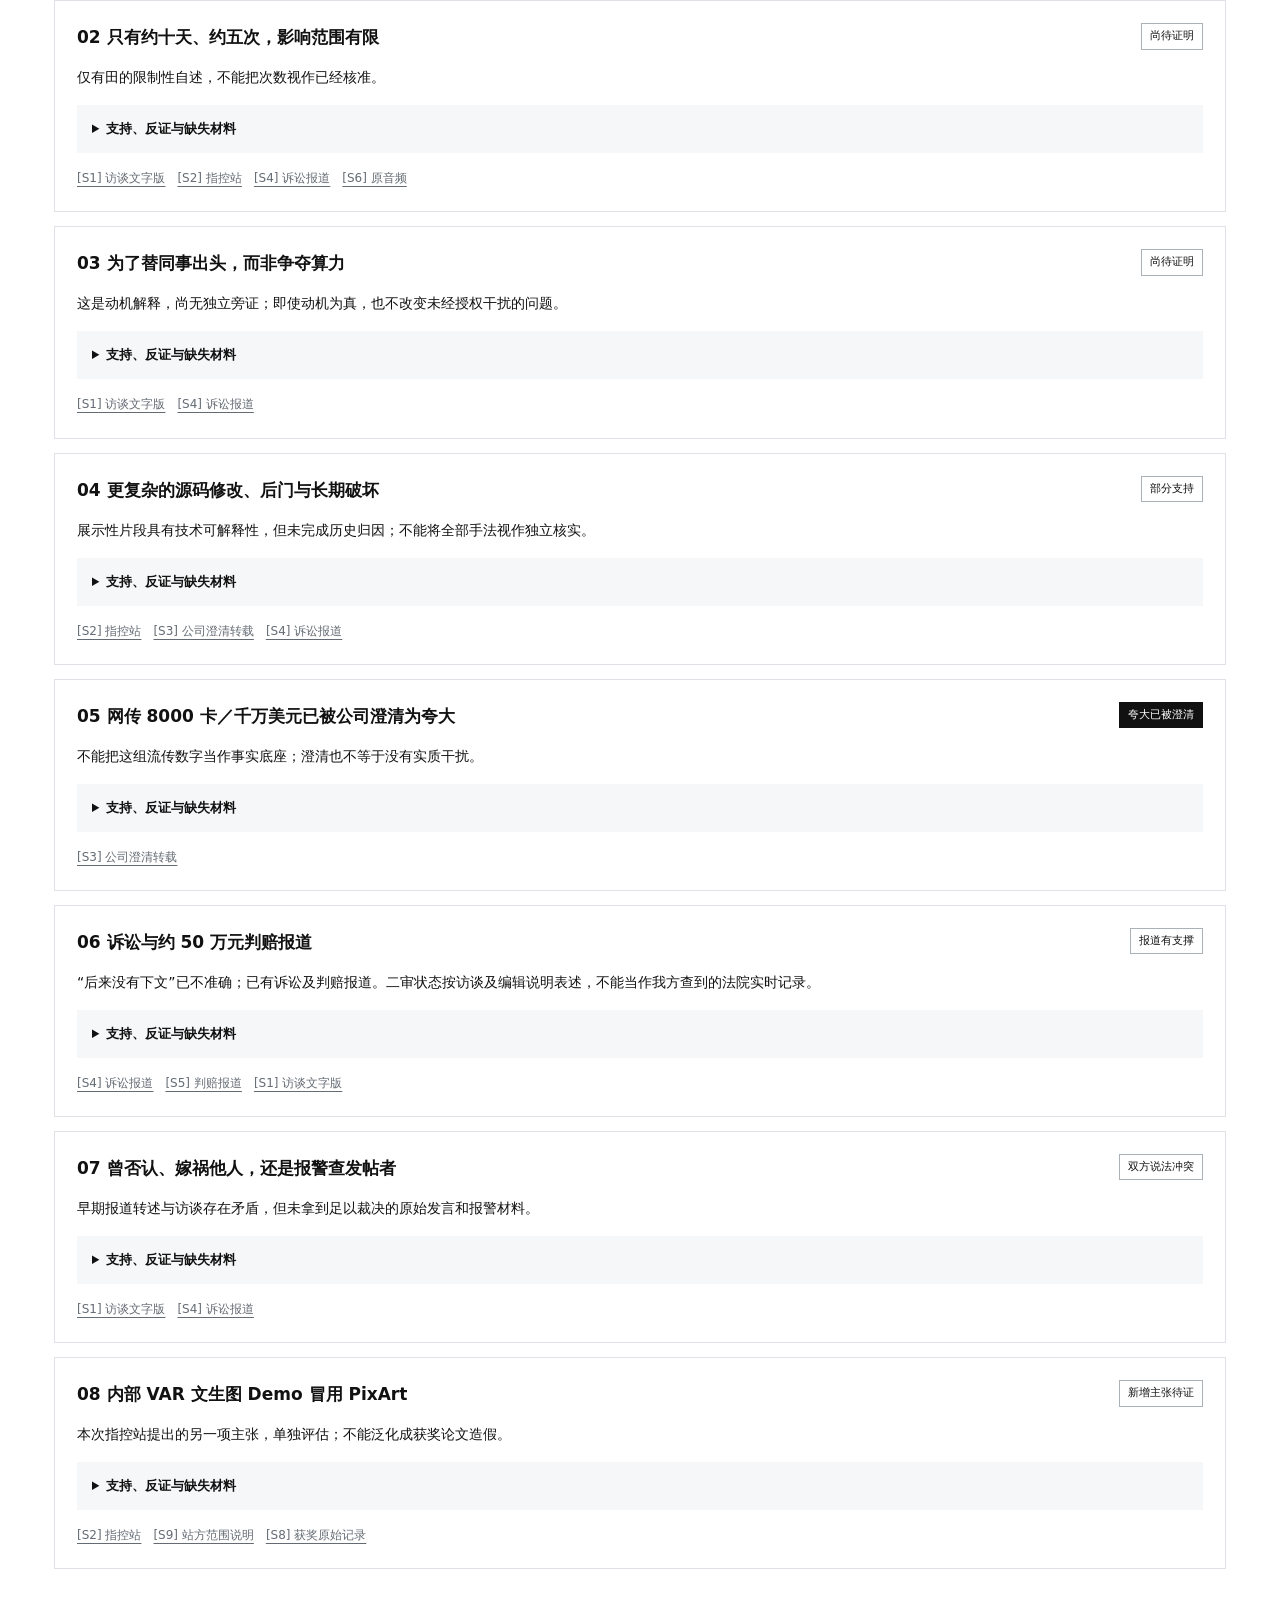
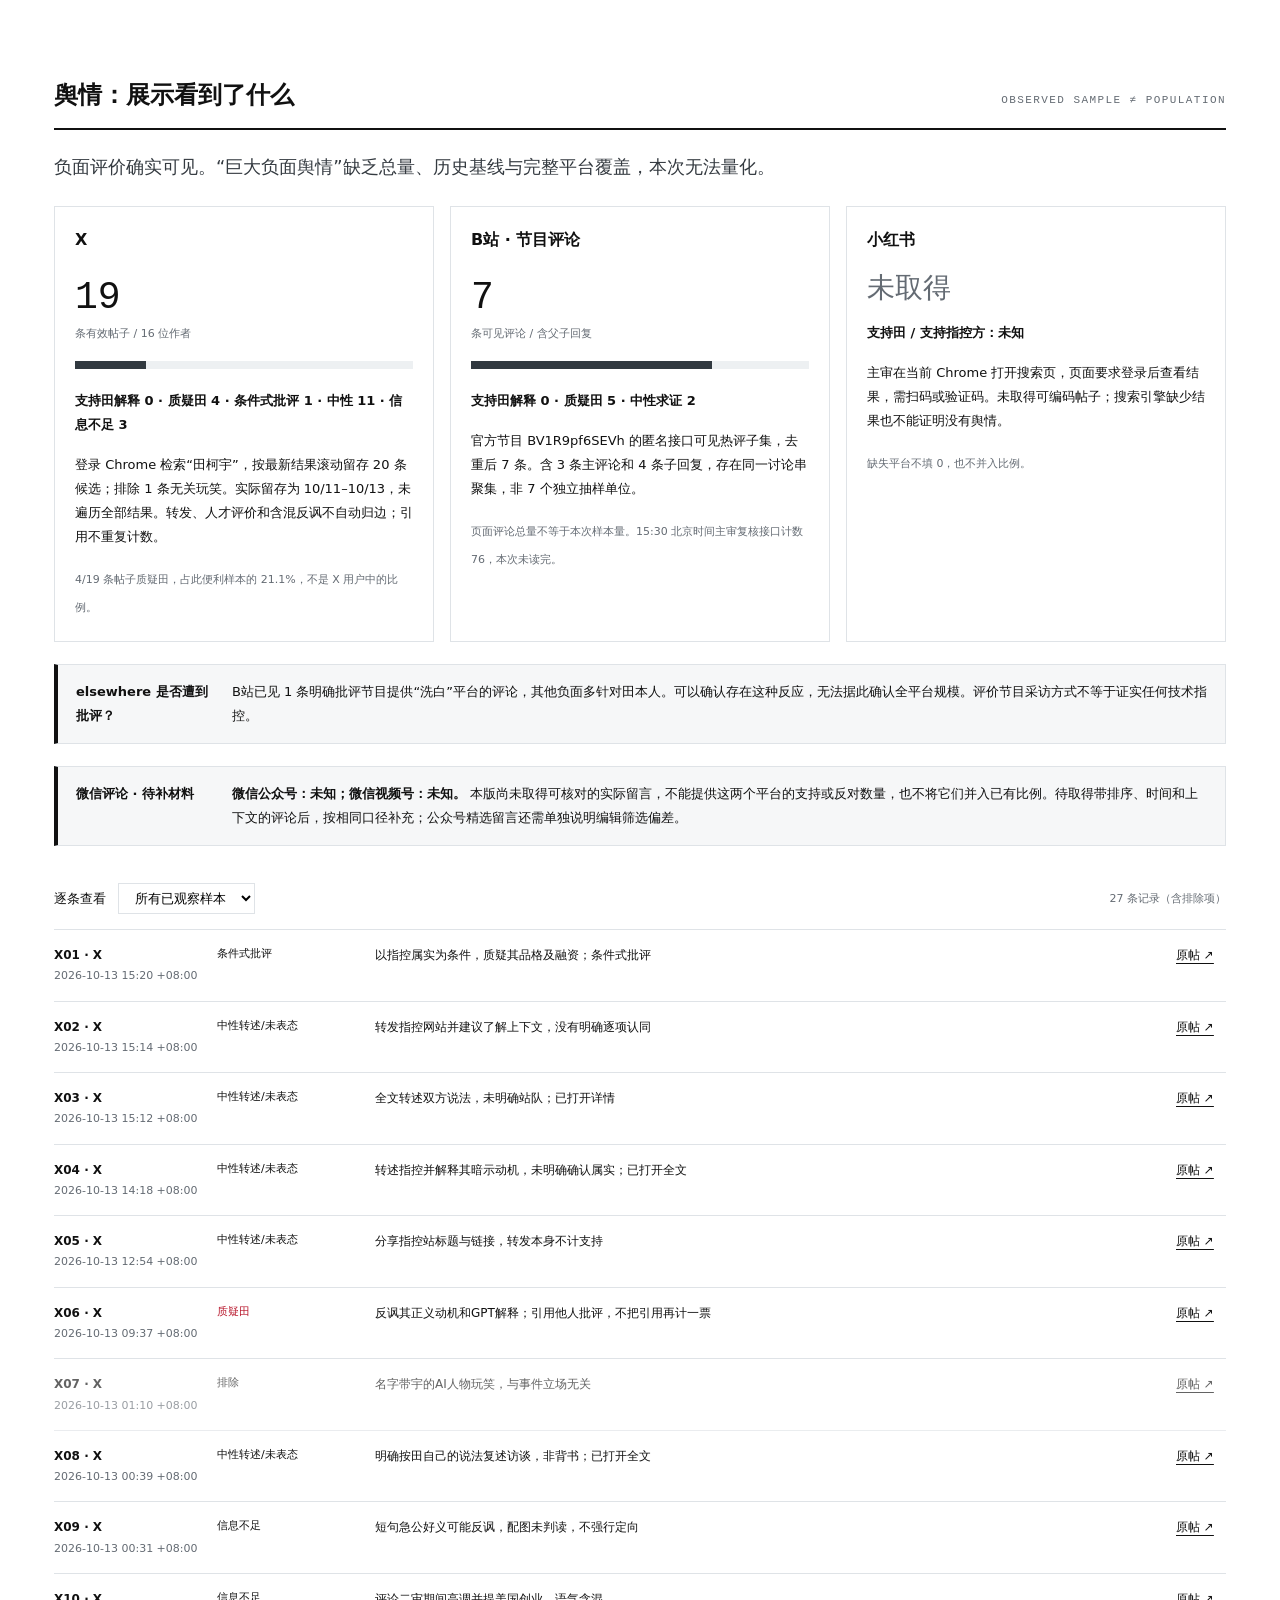
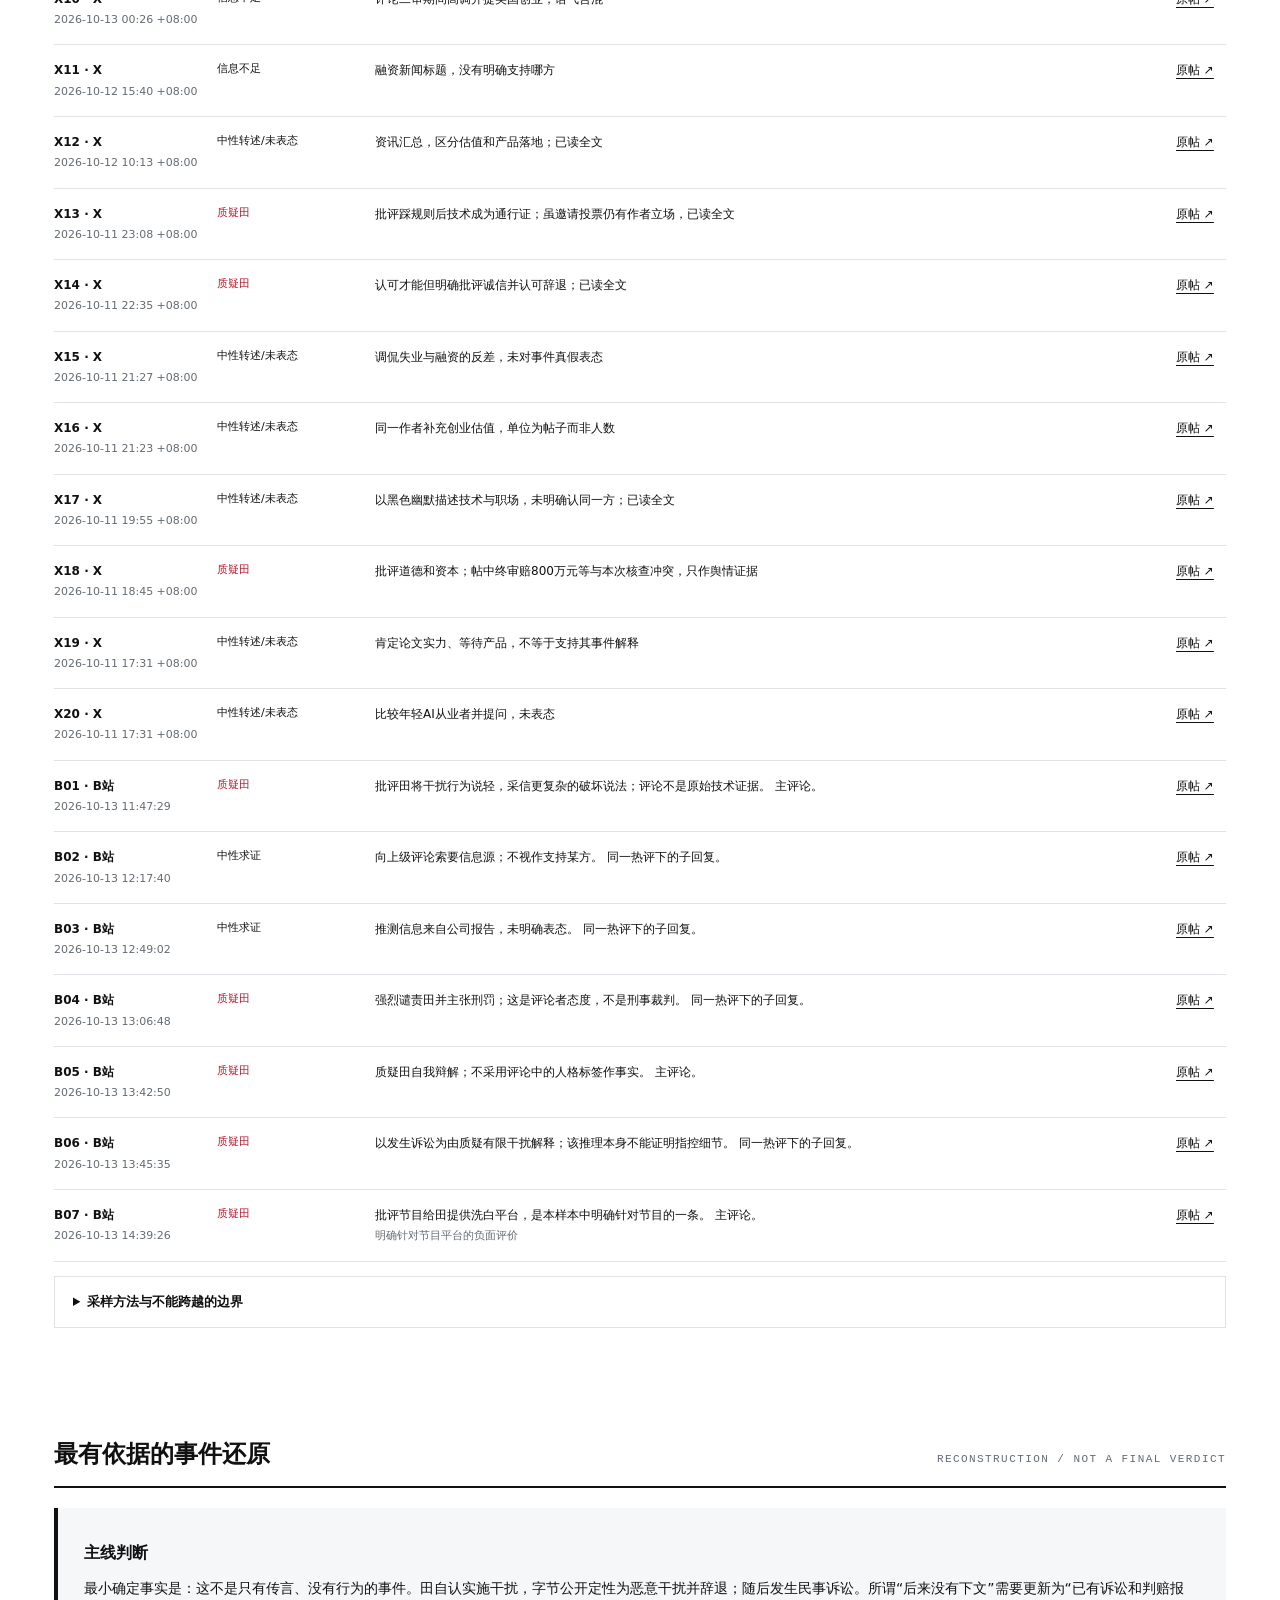
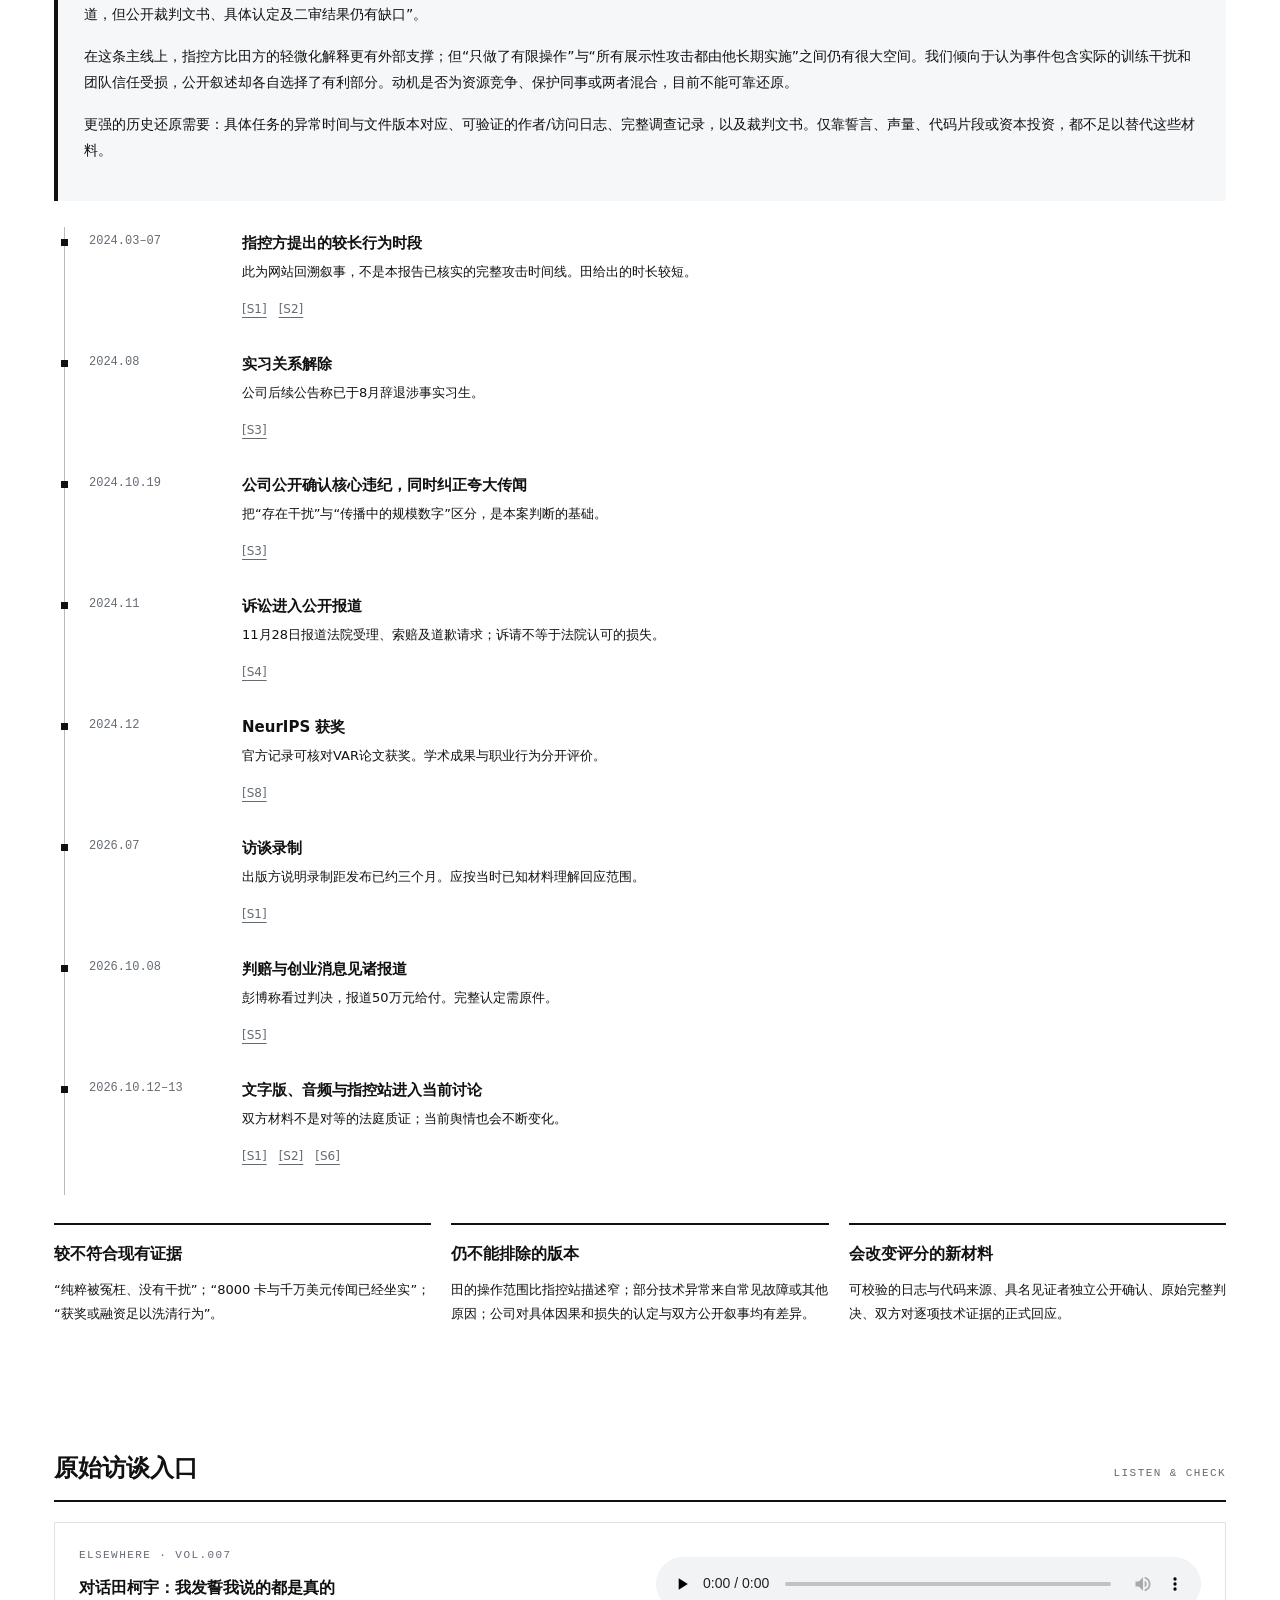
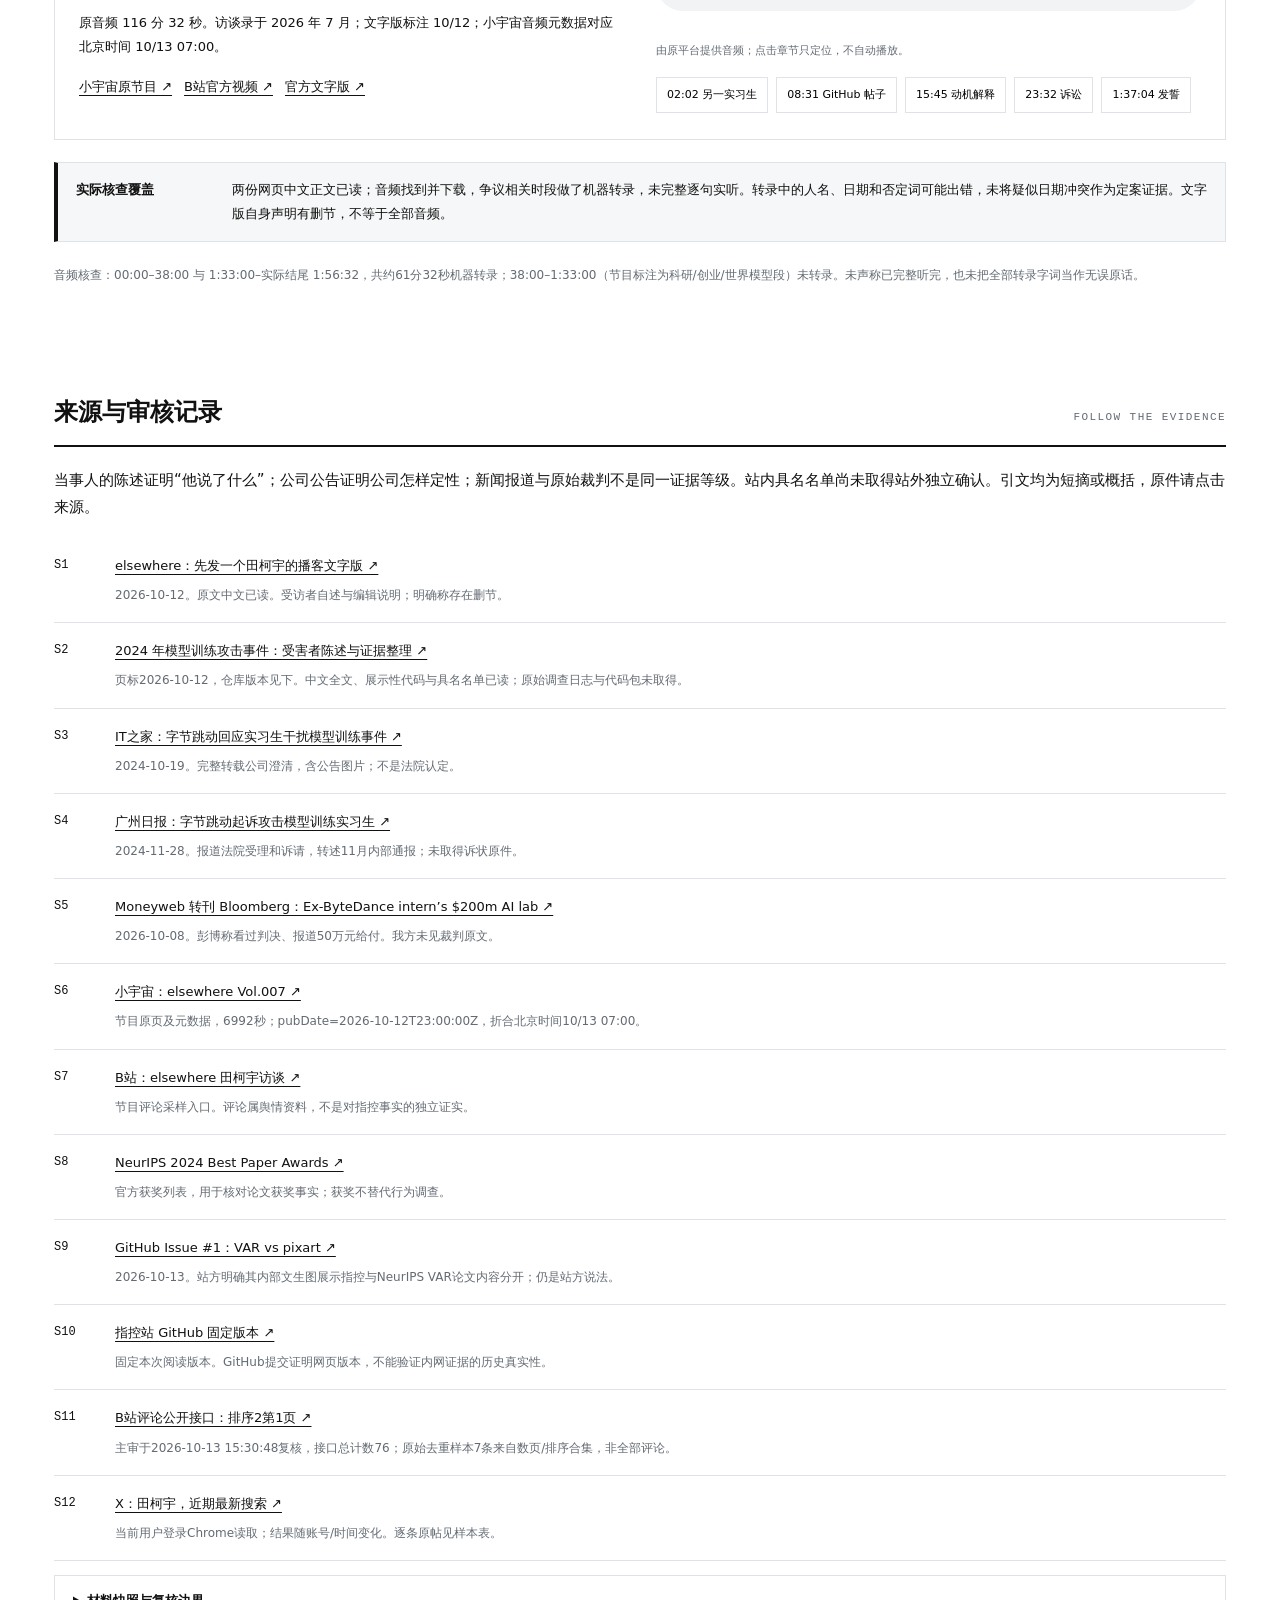
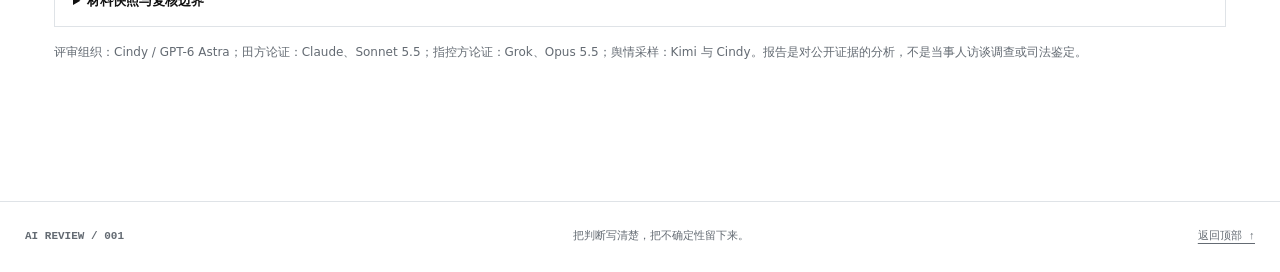
<file: archive/v1/index.html>
<!doctype html>
<html lang="zh-CN"><head><meta charset="utf-8"><meta name="viewport" content="width=device-width,initial-scale=1"><meta name="theme-color" content="#111111"><meta name="description" content="田柯宇事件公开证据评审：双方评分、对抗审查、舆情样本与事件还原。"><title>田柯宇事件 · AI 评审工作台</title><link rel="stylesheet" href="style.css"></head>
<body><a class="skip" href="#main">跳到正文</a>
<div class="status"><span>AI REVIEW / CASE 001</span><span>公开资料评审 · 2026.10.13</span><span>静态快照 / 非司法认定</span></div>
<header><div class="brand"><i></i><div>AI 评审工作台<small>EVIDENCE · ARGUMENT · REVIEW</small></div></div><a class="outline" href="offline.html" download="田柯宇事件-AI评审-20261013.html">↓ 离线 H5</a></header>
<nav aria-label="报告导航"><a href="#verdict">01 结论</a><a href="#scores">02 评分与辩论</a><a href="#evidence">03 证据核对</a><a href="#sentiment">04 舆情样本</a><a href="#timeline">05 事件还原</a><a href="#audio">06 原音频</a><a href="#sources">07 来源与方法</a></nav>
<main id="main">
<section id="verdict"><div class="eyebrow">CASE FILE / TIAN KEYU</div><h1>田柯宇事件：<br>哪些能信，哪些还不能下结论。</h1><p class="lead">我们更信“发生了不当干扰”这一核心事实；对田的轻微化解释保留较大疑问，也不把指控站的全部技术细节当成已经证实。</p>
<div class="notice"><b>阅读坐标</b><span>这里的“指控方”指 sabotage 网站及其叙述，不等同于访谈中被称为“A”的另一名实习生。评分评估本次事件叙述的可信度，不评价整个人，更不是有罪概率。</span></div>
<div class="hero-grid"><article class="metric"><div class="eyebrow">田方事件叙述</div><div class="big">4<span>/10</span></div><div class="meter"><i style="width:40%"></i></div><h3>自认可信，限制性解释待证</h3><p>承认干扰有外部印证；动机、次数和影响边界缺独立佐证。</p><small>主审综合参考分 · 四位复核最终分 3.5–4.5</small></article>
<article class="metric"><div class="eyebrow">指控方事件叙述</div><div class="big">5.5<span>/10</span></div><div class="meter"><i style="width:55%"></i></div><h3>核心较强，完整归因链未公开</h3><p>与公司处理方向相容；具体手法、持续时段和新增展示造假指控，证据强度不同。</p><small>主审综合参考分 · 四位复核最终分 5–6</small></article>
<article class="metric summary"><div class="eyebrow">当前舆情</div><h2>看得到负面，<br>算不出全网占比。</h2><p>B站节目可见评论偏质疑田；X 样本多数是转述或未明确表态。小红书受登录限制，未取得可编码样本。</p><a href="#sentiment">查看分母、逐条编码与缺口 ↗</a></article></div>
<div class="section-head"><h2>先回答三个问题</h2><span>CONCLUSIONS</span></div>
<div class="answer-list"><article><b>01</b><div><h3>两边各给几分？</h3><p>田方 <strong>4/10</strong>，指控方 <strong>5.5/10</strong>。这两个主审参考分基于对抗讨论，不是统计计算，也不要求相加等于 10。若只问“确有不当干扰”，置信显著高于两边完整故事。</p></div></article><article><b>02</b><div><h3>多少人支持田，多少人支持指控方？</h3><p>没有代表性样本，无法可靠估计人数或三平台总体比例。本次只能报告已观察帖子/评论的数量。批评田、认可技术、支持重新创业、认同网站每项指控，是四种不同立场。</p></div></article><article><b>03</b><div><h3>最符合证据的还原？</h3><p>田确实干扰过他人训练任务，公司作出纪律处理并提起诉讼；争议集中在行为有多广、如何实施和为什么实施。更可能存在双方选择性叙述：田强调动机与有限影响，指控站强调系统性破坏。现有公开材料还不能把所有异常、所有代码和新增指控完整归到同一责任链上。</p></div></article></div>
</section>
<section id="scores"><div class="section-head"><h2>两组对抗，保留不同意见</h2><span>ROUND 1 → CROSS REVIEW</span></div><p>田方组负责提出最强辩护和替代解释；指控方组负责提出最强指控及技术论证。每位先交初评，再反驳对组两点并承认本组一项不利事实。Kimi 独立采样，Cindy 核验和裁决。分组不代表预先认定谁对。</p>
<div class="score-table-wrap"><table><thead><tr><th>评审 / 分组</th><th>田方 初评 → 终评</th><th>指控方 初评 → 终评</th><th>改分 / 保留理由</th></tr></thead><tbody id="score-rows"></tbody></table></div>
<details><summary>怎样理解 0–10 分？</summary><p>0 表示完全不相信该叙述；5 表示证据混合、关键点仍未解决；10 表示完全置信。本次是主观证据判断，综合考虑来源是否直接、是否有独立印证、替代解释能否排除、材料是否完整。没有经校准的概率模型；低分不等于已证伪，高分不等于每一细节都真。</p><p>主审采用 4 与 5.5，保留个体评分差异，不把多个 AI 的同意当作多份独立事实证据。各评审共享相同公开资料，误差会相关。</p></details>
<div class="debate-grid" id="debates"></div>
<div class="notice"><b>本轮实际纠错</b><span>撤回“约五次得到三方确认”；保留田原话中“其他人”的限定；不从赔偿数额推论行为轻重；不把未回应后来新增指控视为撒谎；不把机器转录疑似日期错误计入已证实矛盾。</span></div>
</section>
<section id="evidence"><div class="section-head"><h2>逐项核对，不给整包故事盖章</h2><span>CLAIM LEDGER</span></div><div class="filters" role="group" aria-label="证据筛选"><button class="selected" data-filter="all" aria-pressed="true">全部</button><button data-filter="strong" aria-pressed="false">交叉印证</button><button data-filter="partial" aria-pressed="false">部分支持</button><button data-filter="open" aria-pressed="false">尚待证明</button></div><p class="filter-count" aria-live="polite" id="claim-count"></p><div id="claims"></div></section>
<section id="sentiment"><div class="section-head"><h2>舆情：展示看到了什么</h2><span>OBSERVED SAMPLE ≠ POPULATION</span></div><p class="lead small-lead">负面评价确实可见。“巨大负面舆情”缺乏总量、历史基线与完整平台覆盖，本次无法量化。</p>
<div class="platforms"><article><h3>X</h3><div class="sample-big">19<small> 条有效帖子 / 16 位作者</small></div><div class="samplebar"><i style="width:21.0526%"></i></div><p><b>支持田解释 0 · 质疑田 4 · 条件式批评 1 · 中性 11 · 信息不足 3</b></p><p>登录 Chrome 检索“田柯宇”，按最新结果滚动留存 20 条候选；排除 1 条无关玩笑。实际留存为 10/11–10/13，未遍历全部结果。转发、人才评价和含混反讽不自动归边；引用不重复计数。</p><small>4/19 条帖子质疑田，占此便利样本的 21.1%，不是 X 用户中的比例。</small></article><article><h3>B站 · 节目评论</h3><div class="sample-big">7<small> 条可见评论 / 含父子回复</small></div><div class="samplebar"><i style="width:71.4286%"></i></div><p><b>支持田解释 0 · 质疑田 5 · 中性求证 2</b></p><p>官方节目 BV1R9pf6SEVh 的匿名接口可见热评子集，去重后 7 条。含 3 条主评论和 4 条子回复，存在同一讨论串聚集，非 7 个独立抽样单位。</p><small>页面评论总量不等于本次样本量。15:30 北京时间主审复核接口计数 76，本次未读完。</small></article><article><h3>小红书</h3><div class="sample-big muted">未取得</div><p><b>支持田 / 支持指控方：未知</b></p><p>主审在当前 Chrome 打开搜索页，页面要求登录后查看结果，需扫码或验证码。未取得可编码帖子；搜索引擎缺少结果也不能证明没有舆情。</p><small>缺失平台不填 0，也不并入比例。</small></article></div>
<div class="notice"><b>elsewhere 是否遭到批评？</b><span>B站已见 1 条明确批评节目提供“洗白”平台的评论，其他负面多针对田本人。可以确认存在这种反应，无法据此确认全平台规模。评价节目采访方式不等于证实任何技术指控。</span></div>
<div class="notice" id="wechat-pending"><b>微信评论 · 待补材料</b><span><strong>微信公众号：未知；微信视频号：未知。</strong> 本版尚未取得可核对的实际留言，不能提供这两个平台的支持或反对数量，也不将它们并入已有比例。待取得带排序、时间和上下文的评论后，按相同口径补充；公众号精选留言还需单独说明编辑筛选偏差。</span></div>
<div class="sample-toolbar"><label for="platform-select">逐条查看</label><select id="platform-select"><option value="all">所有已观察样本</option><option value="X">X</option><option value="B站">B站</option></select><span id="sample-count"></span></div><div id="sample-list"></div>
<details><summary>采样方法与不能跨越的边界</summary><p>采集日为 2026-10-13，时间均为北京时间。X 检索窗为 10/08 至 10/14（平台过滤边界），此次只读取滚动中留存的 20 条候选；长帖进入详情补全。B站为同一节目热评接口数页及排序结果的去重合集。两平台渠道、单位和曝光排序不同，因此不相加制造“三平台支持率”。</p><p>“质疑田”不代表认可指控站全部事实；条件式批评单列，未强行归边。计数单位是帖子/评论，不是人数；重复作者、讨论串、推荐算法和热评排序会放大部分观点。单一姓名检索会漏掉别称及英文写法；没有做点赞加权、机器人识别或概率抽样，不提供统计置信区间。样本中的错误事实仍可作为舆情观察，但不能进入事实证据链。</p><p>首轮检索混入 2024 年旧帖及微博内容，已从当前三平台结果剔除。未把零可见样本解释为零讨论。</p></details>
</section>
<section id="timeline"><div class="section-head"><h2>最有依据的事件还原</h2><span>RECONSTRUCTION / NOT A FINAL VERDICT</span></div><div class="reconstruction"><h3>主线判断</h3><p>最小确定事实是：这不是只有传言、没有行为的事件。田自认实施干扰，字节公开定性为恶意干扰并辞退；随后发生民事诉讼。所谓“后来没有下文”需要更新为“已有诉讼和判赔报道，但公开裁判文书、具体认定及二审结果仍有缺口”。</p><p>在这条主线上，指控方比田方的轻微化解释更有外部支撑；但“只做了有限操作”与“所有展示性攻击都由他长期实施”之间仍有很大空间。我们倾向于认为事件包含实际的训练干扰和团队信任受损，公开叙述却各自选择了有利部分。动机是否为资源竞争、保护同事或两者混合，目前不能可靠还原。</p><p>更强的历史还原需要：具体任务的异常时间与文件版本对应、可验证的作者/访问日志、完整调查记录，以及裁判文书。仅靠誓言、声量、代码片段或资本投资，都不足以替代这些材料。</p></div><div id="events" class="timeline"></div>
<div class="hypotheses"><article><h3>较不符合现有证据</h3><p>“纯粹被冤枉、没有干扰”；“8000 卡与千万美元传闻已经坐实”；“获奖或融资足以洗清行为”。</p></article><article><h3>仍不能排除的版本</h3><p>田的操作范围比指控站描述窄；部分技术异常来自常见故障或其他原因；公司对具体因果和损失的认定与双方公开叙事均有差异。</p></article><article><h3>会改变评分的新材料</h3><p>可校验的日志与代码来源、具名见证者独立公开确认、原始完整判决、双方对逐项技术证据的正式回应。</p></article></div>
</section>
<section id="audio"><div class="section-head"><h2>原始访谈入口</h2><span>LISTEN & CHECK</span></div><div class="audio-panel"><div><div class="eyebrow">ELSEWHERE · VOL.007</div><h3>对话田柯宇：我发誓我说的都是真的</h3><p>原音频 116 分 32 秒。访谈录于 2026 年 7 月；文字版标注 10/12；小宇宙音频元数据对应北京时间 10/13 07:00。</p><p class="audio-links"><a href="https://www.xiaoyuzhoufm.com/episode/6acd2c76e742e36efcc1fe3a" target="_blank" rel="noopener noreferrer">小宇宙原节目 ↗</a><a href="https://www.bilibili.com/video/BV1R9pf6SEVh" target="_blank" rel="noopener noreferrer">B站官方视频 ↗</a><a href="https://elsewhere.news/zh/elsewhere/posting-a-podcast-transcript-of-tian-keyu-first" target="_blank" rel="noopener noreferrer">官方文字版 ↗</a></p></div><div><audio id="podcast" controls preload="none" src="https://media.xyzcdn.net/68ff657d9c745a6e69da8fcf/lq719vhbMd1uwMt-RoSKRPPCNHtJ.m4a">当前浏览器不支持音频播放，请打开原节目。</audio><p id="audio-status" aria-live="polite">由原平台提供音频；点击章节只定位，不自动播放。</p><div class="chapters"><button data-time="122">02:02 另一实习生</button><button data-time="511">08:31 GitHub 帖子</button><button data-time="945">15:45 动机解释</button><button data-time="1412">23:32 诉讼</button><button data-time="5824">1:37:04 发誓</button></div></div></div><div class="notice"><b>实际核查覆盖</b><span>两份网页中文正文已读；音频找到并下载，争议相关时段做了机器转录，未完整逐句实听。转录中的人名、日期和否定词可能出错，未将疑似日期冲突作为定案证据。文字版自身声明有删节，不等于全部音频。</span></div><p id="audio-coverage" class="fine"></p></section>
<section id="sources"><div class="section-head"><h2>来源与审核记录</h2><span>FOLLOW THE EVIDENCE</span></div><p>当事人的陈述证明“他说了什么”；公司公告证明公司怎样定性；新闻报道与原始裁判不是同一证据等级。站内具名名单尚未取得站外独立确认。引文均为短摘或概括，原件请点击来源。</p><div id="source-list"></div><details><summary>材料快照与复核边界</summary><p>指控站核对版本：GitHub HEAD <code>4a1e3cb4af63ea7bd047974ed80658ebf90ac75b</code>（2026-10-13 14:31 北京时间提交）。网页会变化，本报告不自动更新。原始网页与采样记录在本地研究包留存；网页发布包不含会话、登录信息或私人文件。</p><p>没有访问内部集群、联系涉事人员、核验原始日志、取得完整诉状/判决书或完成全平台舆情普查。司法状态仅按已检索来源分层表述，不推定无人犯罪或有人犯罪。阅读这份报告应能找到支撑，也应看见缺口。</p></details><p class="fine">评审组织：Cindy / GPT-6 Astra；田方论证：Claude、Sonnet 5.5；指控方论证：Grok、Opus 5.5；舆情采样：Kimi 与 Cindy。报告是对公开证据的分析，不是当事人访谈调查或司法鉴定。</p></section>
</main><footer><b>AI REVIEW / 001</b><span>把判断写清楚，把不确定性留下来。</span><a href="#verdict">返回顶部 ↑</a></footer>
<script src="data.js"></script><script src="app.js"></script></body></html>
</file>
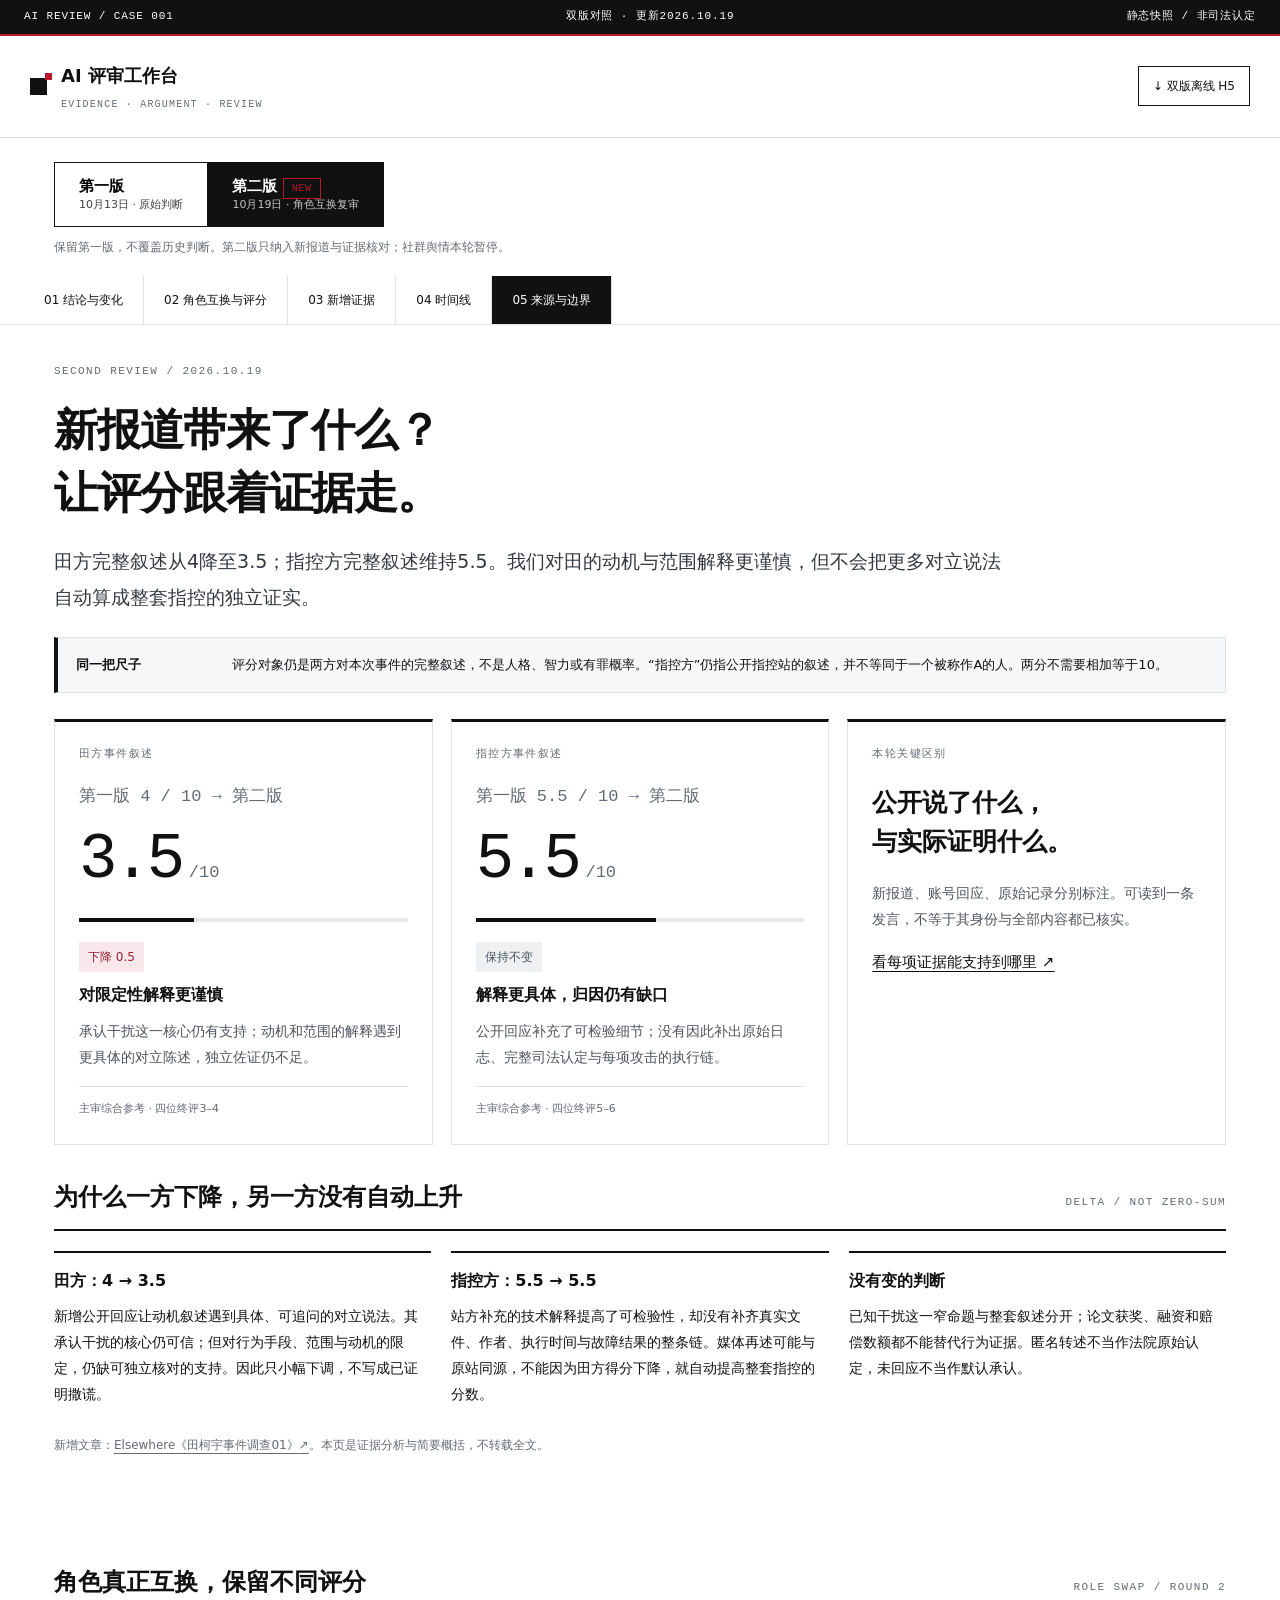
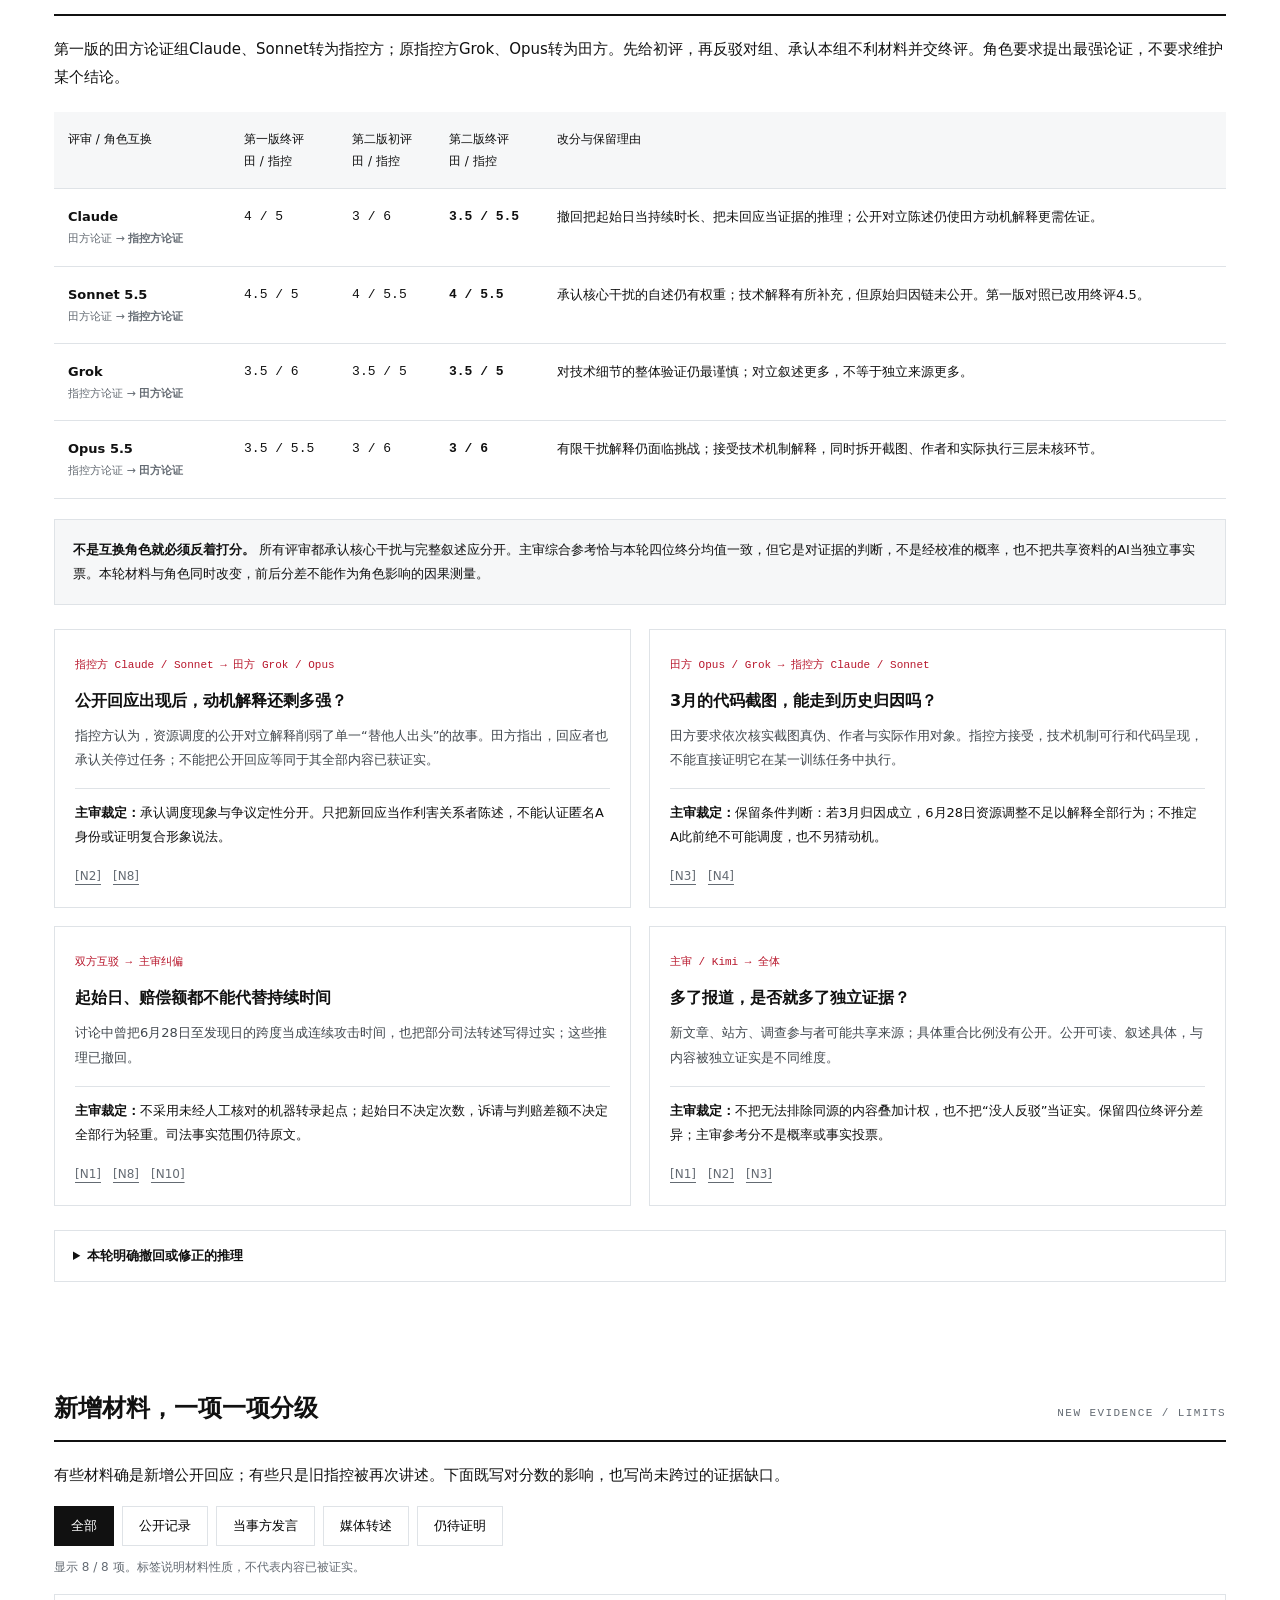
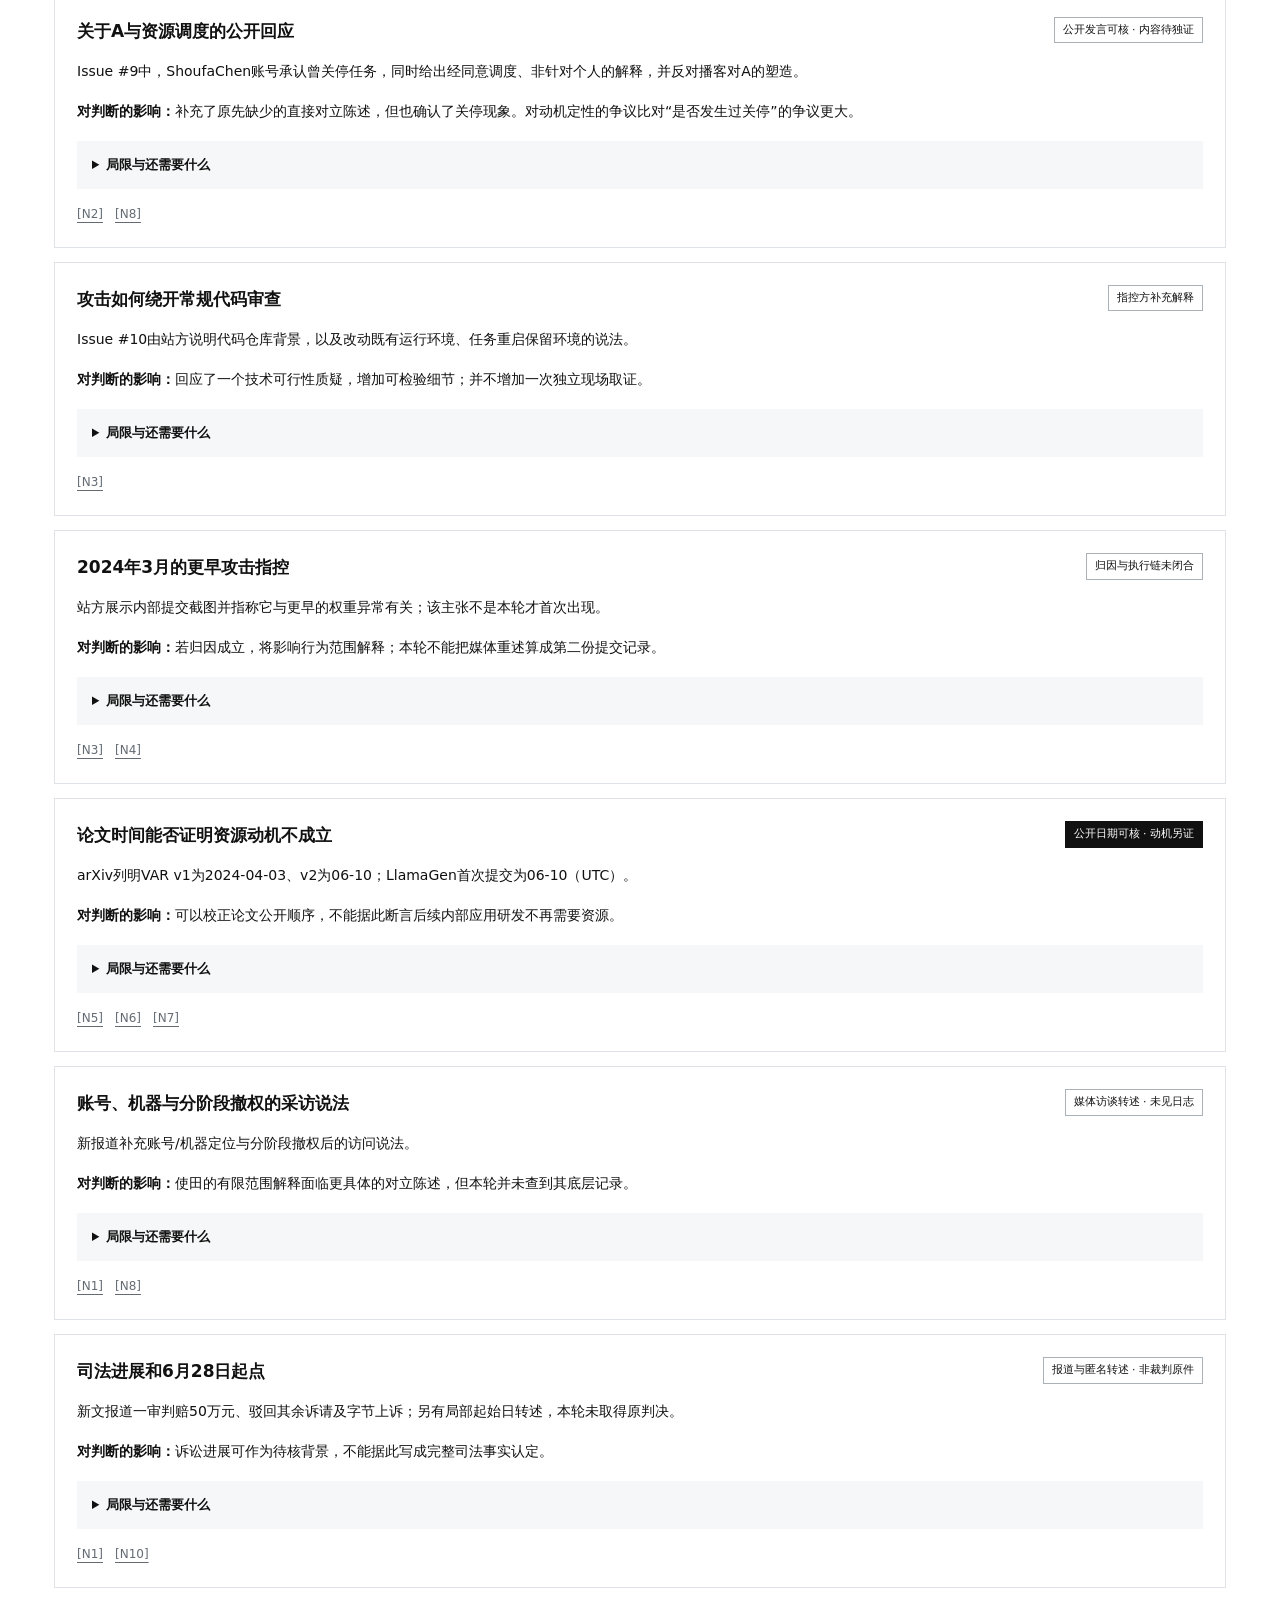
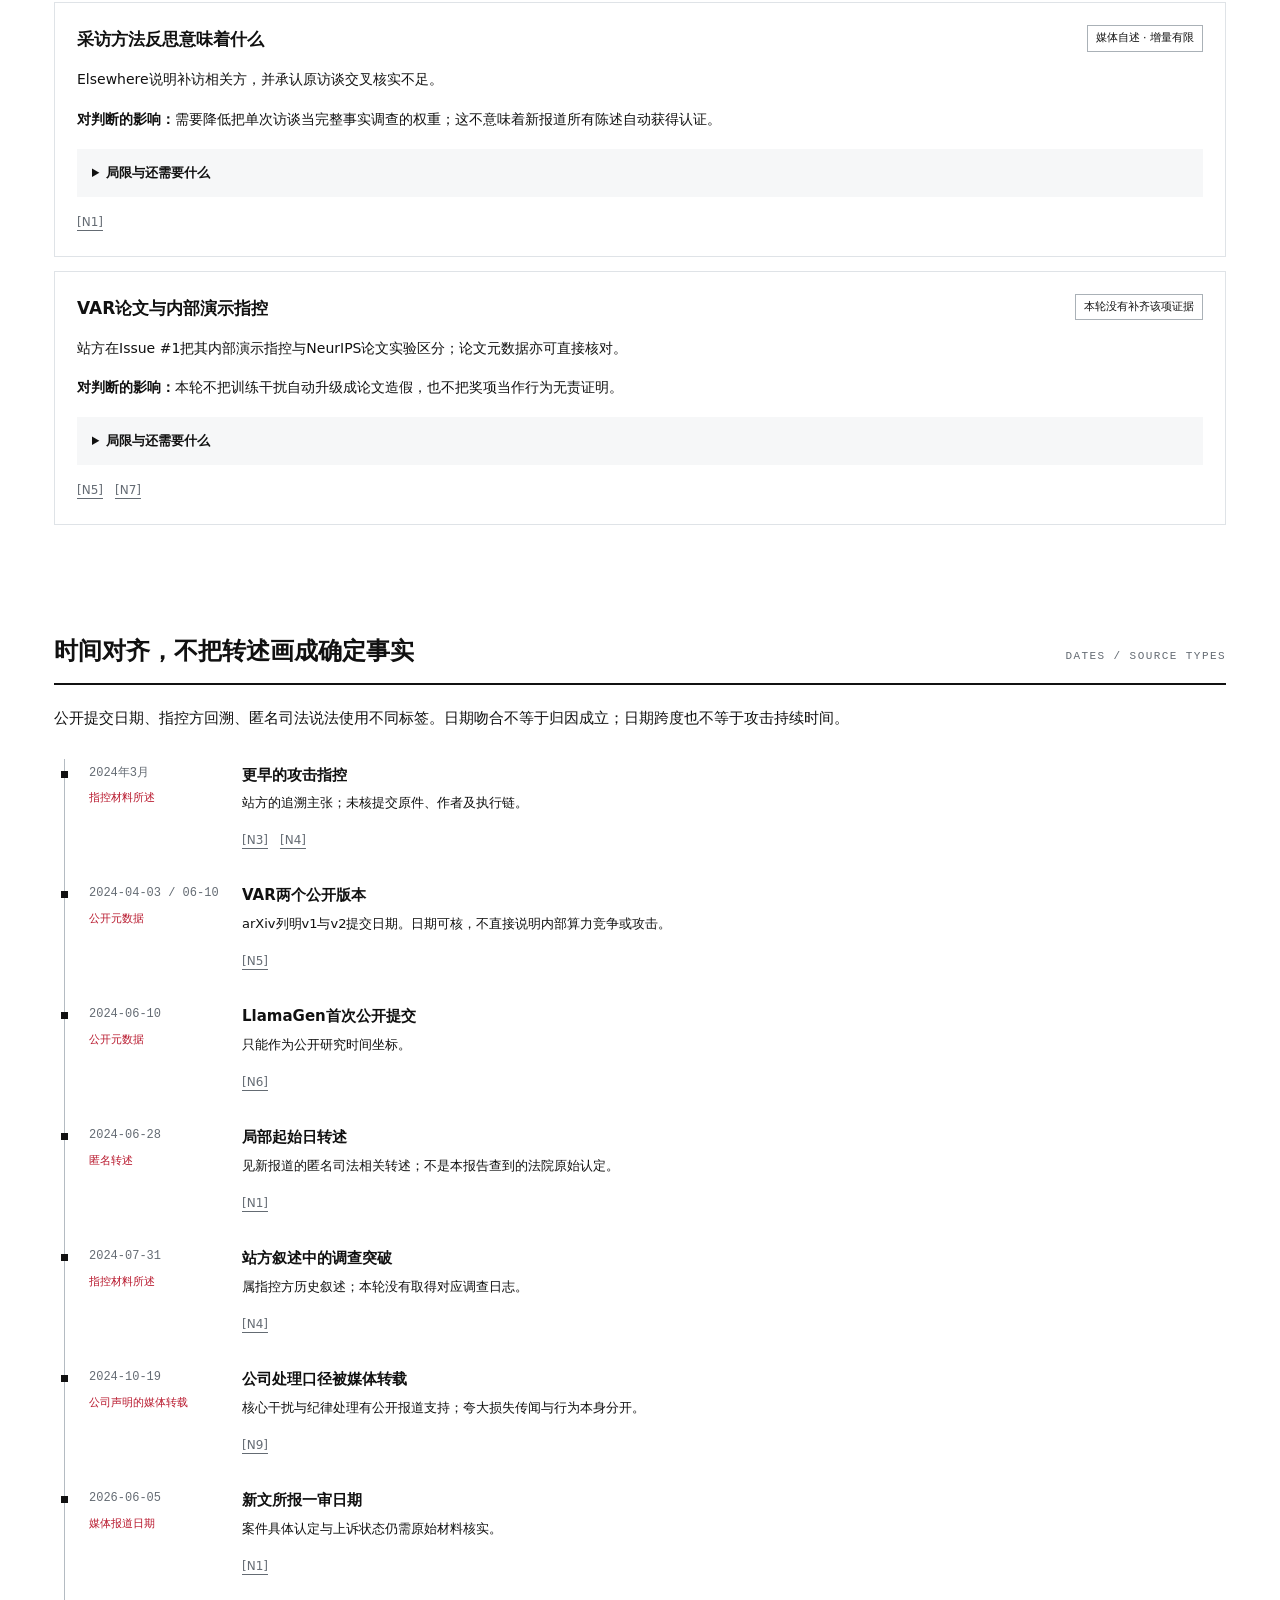
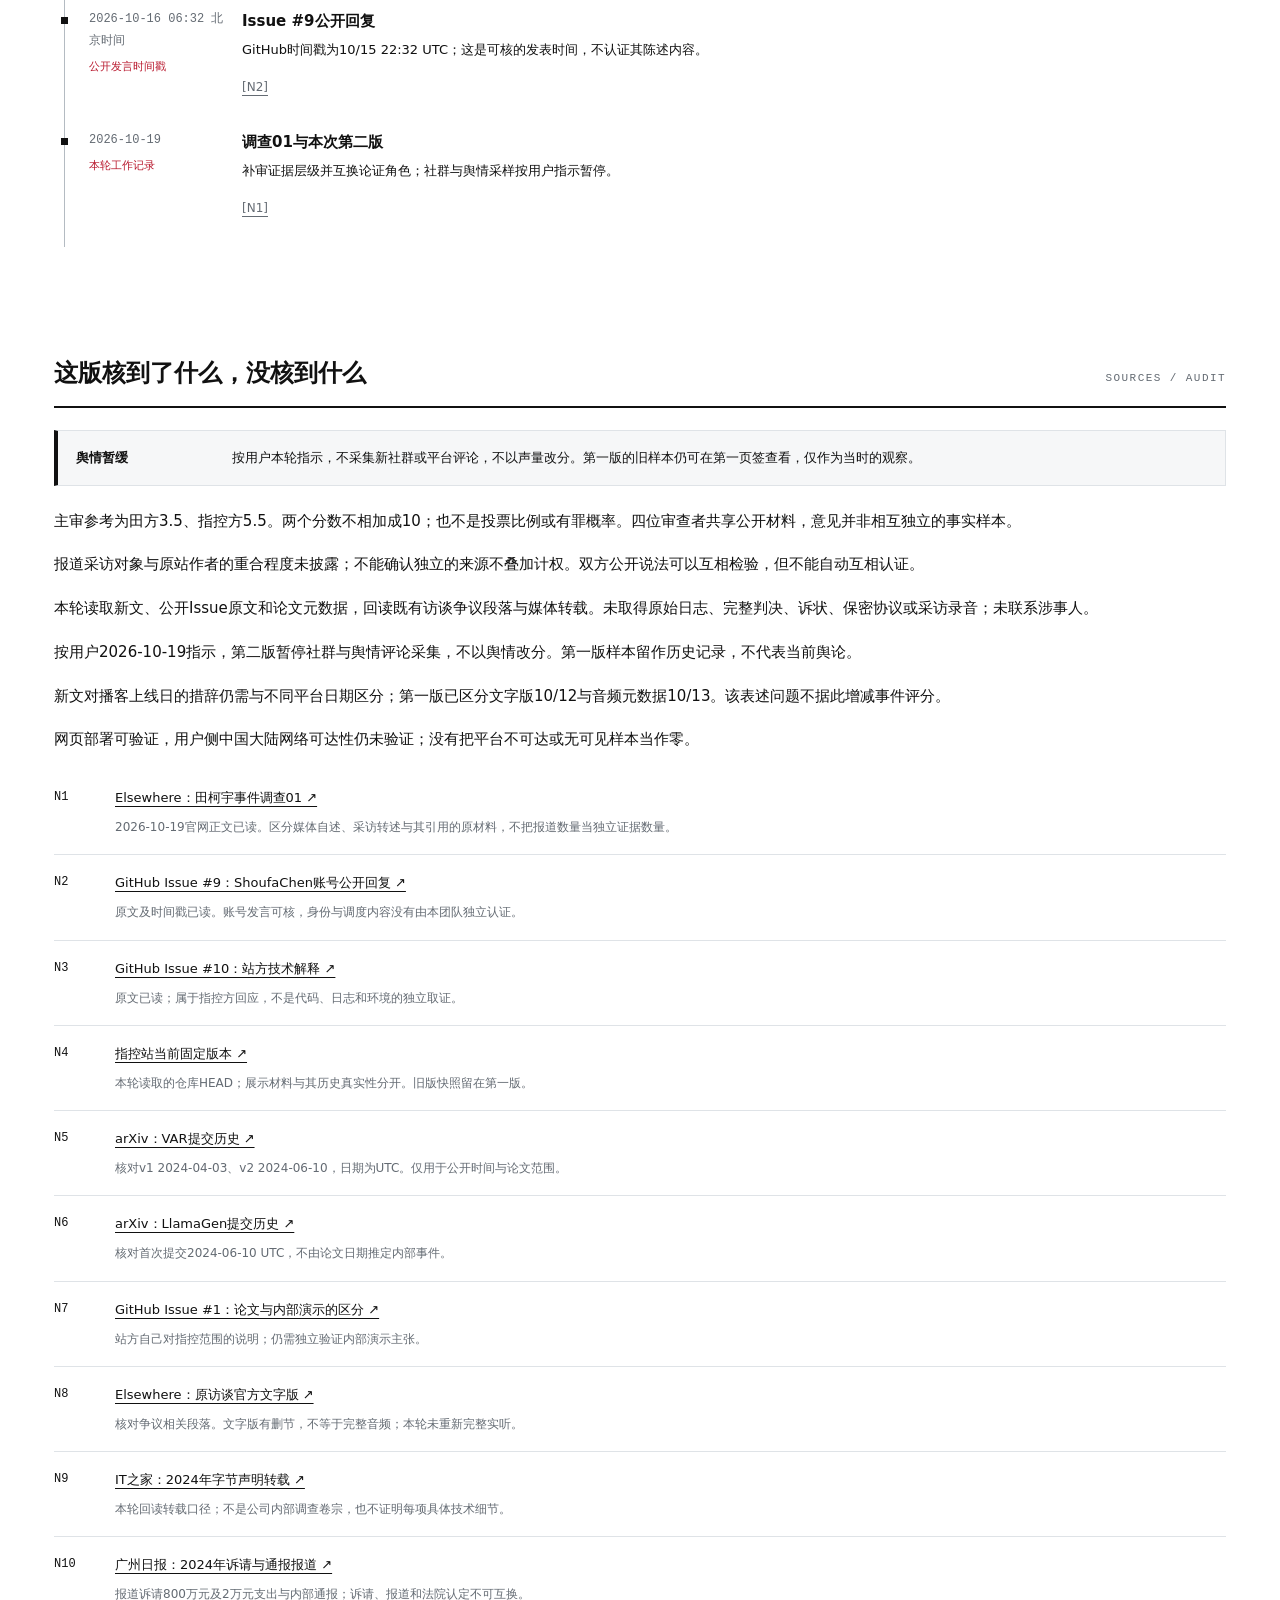
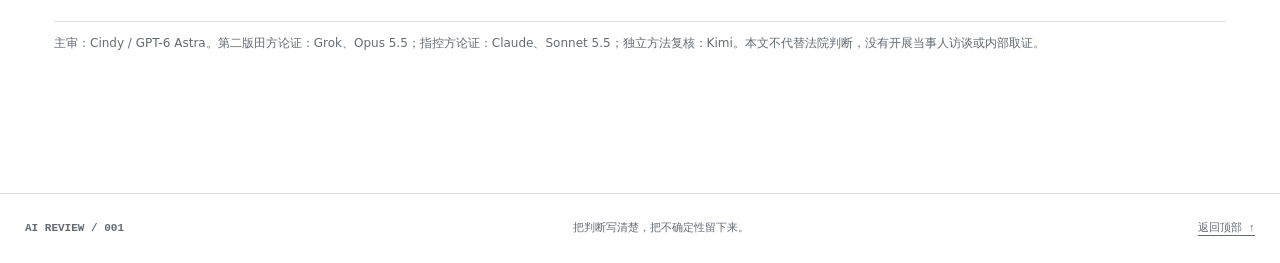
<file: archive/v2/index.html>
<!doctype html>
<html lang="zh-CN"><head><meta charset="utf-8"><meta name="viewport" content="width=device-width,initial-scale=1"><meta name="theme-color" content="#111111"><meta name="description" content="田柯宇事件公开证据评审：双方评分、对抗审查、舆情样本与事件还原。"><title>田柯宇事件 · 双版本 AI 评审</title><link rel="stylesheet" href="style.css"><link rel="stylesheet" href="version.css"><link rel="icon" href="data:,"></head>
<body><a class="skip" href="#main">跳到正文</a>
<div class="status"><span>AI REVIEW / CASE 001</span><span>双版对照 · 更新2026.10.19</span><span>静态快照 / 非司法认定</span></div>
<header><div class="brand"><i></i><div>AI 评审工作台<small>EVIDENCE · ARGUMENT · REVIEW</small></div></div><a class="outline" href="offline.html" download="田柯宇事件-AI评审-双版本-20261019.html">↓ 双版离线 H5</a></header>
<div class="version-switch"><div class="version-tabs" role="tablist" aria-label="选择评审版本"><button id="tab-v1" role="tab" aria-selected="false" aria-controls="edition-v1" tabindex="-1" data-edition="v1">第一版<small>10月13日 · 原始判断</small></button><button id="tab-v2" role="tab" aria-selected="true" aria-controls="edition-v2" tabindex="0" data-edition="v2">第二版 <span class="new-tag">NEW</span><small>10月19日 · 角色互换复审</small></button></div><p class="version-hint">保留第一版，不覆盖历史判断。第二版只纳入新报道与证据核对；社群舆情本轮暂停。</p></div><div id="edition-v1" class="version-panel" role="tabpanel" aria-labelledby="tab-v1" hidden><div class="edition-archive-note"><b>第一版历史快照 · 2026-10-13</b>　以下判断保持原文，不反映第二版新增材料。<a href="https://louie-vibecoding.github.io/ai-review-tian-keyu/archive/v1/index.html" target="_blank" rel="noopener noreferrer">独立归档副本 ↗</a></div><nav aria-label="报告导航"><a href="#verdict">01 结论</a><a href="#scores">02 评分与辩论</a><a href="#evidence">03 证据核对</a><a href="#sentiment">04 舆情样本</a><a href="#timeline">05 事件还原</a><a href="#audio">06 原音频</a><a href="#sources">07 来源与方法</a></nav>
<main id="main">
<section id="verdict"><div class="eyebrow">CASE FILE / TIAN KEYU</div><h1>田柯宇事件：<br>哪些能信，哪些还不能下结论。</h1><p class="lead">我们更信“发生了不当干扰”这一核心事实；对田的轻微化解释保留较大疑问，也不把指控站的全部技术细节当成已经证实。</p>
<div class="notice"><b>阅读坐标</b><span>这里的“指控方”指 sabotage 网站及其叙述，不等同于访谈中被称为“A”的另一名实习生。评分评估本次事件叙述的可信度，不评价整个人，更不是有罪概率。</span></div>
<div class="hero-grid"><article class="metric"><div class="eyebrow">田方事件叙述</div><div class="big">4<span>/10</span></div><div class="meter"><i style="width:40%"></i></div><h3>自认可信，限制性解释待证</h3><p>承认干扰有外部印证；动机、次数和影响边界缺独立佐证。</p><small>主审综合参考分 · 四位复核最终分 3.5–4.5</small></article>
<article class="metric"><div class="eyebrow">指控方事件叙述</div><div class="big">5.5<span>/10</span></div><div class="meter"><i style="width:55%"></i></div><h3>核心较强，完整归因链未公开</h3><p>与公司处理方向相容；具体手法、持续时段和新增展示造假指控，证据强度不同。</p><small>主审综合参考分 · 四位复核最终分 5–6</small></article>
<article class="metric summary"><div class="eyebrow">当前舆情</div><h2>看得到负面，<br>算不出全网占比。</h2><p>B站节目可见评论偏质疑田；X 样本多数是转述或未明确表态。小红书受登录限制，未取得可编码样本。</p><a href="#sentiment">查看分母、逐条编码与缺口 ↗</a></article></div>
<div class="section-head"><h2>先回答三个问题</h2><span>CONCLUSIONS</span></div>
<div class="answer-list"><article><b>01</b><div><h3>两边各给几分？</h3><p>田方 <strong>4/10</strong>，指控方 <strong>5.5/10</strong>。这两个主审参考分基于对抗讨论，不是统计计算，也不要求相加等于 10。若只问“确有不当干扰”，置信显著高于两边完整故事。</p></div></article><article><b>02</b><div><h3>多少人支持田，多少人支持指控方？</h3><p>没有代表性样本，无法可靠估计人数或三平台总体比例。本次只能报告已观察帖子/评论的数量。批评田、认可技术、支持重新创业、认同网站每项指控，是四种不同立场。</p></div></article><article><b>03</b><div><h3>最符合证据的还原？</h3><p>田确实干扰过他人训练任务，公司作出纪律处理并提起诉讼；争议集中在行为有多广、如何实施和为什么实施。更可能存在双方选择性叙述：田强调动机与有限影响，指控站强调系统性破坏。现有公开材料还不能把所有异常、所有代码和新增指控完整归到同一责任链上。</p></div></article></div>
</section>
<section id="scores"><div class="section-head"><h2>两组对抗，保留不同意见</h2><span>ROUND 1 → CROSS REVIEW</span></div><p>田方组负责提出最强辩护和替代解释；指控方组负责提出最强指控及技术论证。每位先交初评，再反驳对组两点并承认本组一项不利事实。Kimi 独立采样，Cindy 核验和裁决。分组不代表预先认定谁对。</p>
<div class="score-table-wrap"><table><thead><tr><th>评审 / 分组</th><th>田方 初评 → 终评</th><th>指控方 初评 → 终评</th><th>改分 / 保留理由</th></tr></thead><tbody id="score-rows"></tbody></table></div>
<details><summary>怎样理解 0–10 分？</summary><p>0 表示完全不相信该叙述；5 表示证据混合、关键点仍未解决；10 表示完全置信。本次是主观证据判断，综合考虑来源是否直接、是否有独立印证、替代解释能否排除、材料是否完整。没有经校准的概率模型；低分不等于已证伪，高分不等于每一细节都真。</p><p>主审采用 4 与 5.5，保留个体评分差异，不把多个 AI 的同意当作多份独立事实证据。各评审共享相同公开资料，误差会相关。</p></details>
<div class="debate-grid" id="debates"></div>
<div class="notice"><b>本轮实际纠错</b><span>撤回“约五次得到三方确认”；保留田原话中“其他人”的限定；不从赔偿数额推论行为轻重；不把未回应后来新增指控视为撒谎；不把机器转录疑似日期错误计入已证实矛盾。</span></div>
</section>
<section id="evidence"><div class="section-head"><h2>逐项核对，不给整包故事盖章</h2><span>CLAIM LEDGER</span></div><div class="filters" role="group" aria-label="证据筛选"><button class="selected" data-filter="all" aria-pressed="true">全部</button><button data-filter="strong" aria-pressed="false">交叉印证</button><button data-filter="partial" aria-pressed="false">部分支持</button><button data-filter="open" aria-pressed="false">尚待证明</button></div><p class="filter-count" aria-live="polite" id="claim-count"></p><div id="claims"></div></section>
<section id="sentiment"><div class="section-head"><h2>舆情：展示看到了什么</h2><span>OBSERVED SAMPLE ≠ POPULATION</span></div><p class="lead small-lead">负面评价确实可见。“巨大负面舆情”缺乏总量、历史基线与完整平台覆盖，本次无法量化。</p>
<div class="platforms"><article><h3>X</h3><div class="sample-big">19<small> 条有效帖子 / 16 位作者</small></div><div class="samplebar"><i style="width:21.0526%"></i></div><p><b>支持田解释 0 · 质疑田 4 · 条件式批评 1 · 中性 11 · 信息不足 3</b></p><p>登录 Chrome 检索“田柯宇”，按最新结果滚动留存 20 条候选；排除 1 条无关玩笑。实际留存为 10/11–10/13，未遍历全部结果。转发、人才评价和含混反讽不自动归边；引用不重复计数。</p><small>4/19 条帖子质疑田，占此便利样本的 21.1%，不是 X 用户中的比例。</small></article><article><h3>B站 · 节目评论</h3><div class="sample-big">7<small> 条可见评论 / 含父子回复</small></div><div class="samplebar"><i style="width:71.4286%"></i></div><p><b>支持田解释 0 · 质疑田 5 · 中性求证 2</b></p><p>官方节目 BV1R9pf6SEVh 的匿名接口可见热评子集，去重后 7 条。含 3 条主评论和 4 条子回复，存在同一讨论串聚集，非 7 个独立抽样单位。</p><small>页面评论总量不等于本次样本量。15:30 北京时间主审复核接口计数 76，本次未读完。</small></article><article><h3>小红书</h3><div class="sample-big muted">未取得</div><p><b>支持田 / 支持指控方：未知</b></p><p>主审在当前 Chrome 打开搜索页，页面要求登录后查看结果，需扫码或验证码。未取得可编码帖子；搜索引擎缺少结果也不能证明没有舆情。</p><small>缺失平台不填 0，也不并入比例。</small></article></div>
<div class="notice"><b>elsewhere 是否遭到批评？</b><span>B站已见 1 条明确批评节目提供“洗白”平台的评论，其他负面多针对田本人。可以确认存在这种反应，无法据此确认全平台规模。评价节目采访方式不等于证实任何技术指控。</span></div>
<div class="notice" id="wechat-pending"><b>微信评论 · 待补材料</b><span><strong>微信公众号：未知；微信视频号：未知。</strong> 本版尚未取得可核对的实际留言，不能提供这两个平台的支持或反对数量，也不将它们并入已有比例。待取得带排序、时间和上下文的评论后，按相同口径补充；公众号精选留言还需单独说明编辑筛选偏差。</span></div>
<div class="sample-toolbar"><label for="platform-select">逐条查看</label><select id="platform-select"><option value="all">所有已观察样本</option><option value="X">X</option><option value="B站">B站</option></select><span id="sample-count"></span></div><div id="sample-list"></div>
<details><summary>采样方法与不能跨越的边界</summary><p>采集日为 2026-10-13，时间均为北京时间。X 检索窗为 10/08 至 10/14（平台过滤边界），此次只读取滚动中留存的 20 条候选；长帖进入详情补全。B站为同一节目热评接口数页及排序结果的去重合集。两平台渠道、单位和曝光排序不同，因此不相加制造“三平台支持率”。</p><p>“质疑田”不代表认可指控站全部事实；条件式批评单列，未强行归边。计数单位是帖子/评论，不是人数；重复作者、讨论串、推荐算法和热评排序会放大部分观点。单一姓名检索会漏掉别称及英文写法；没有做点赞加权、机器人识别或概率抽样，不提供统计置信区间。样本中的错误事实仍可作为舆情观察，但不能进入事实证据链。</p><p>首轮检索混入 2024 年旧帖及微博内容，已从当前三平台结果剔除。未把零可见样本解释为零讨论。</p></details>
</section>
<section id="timeline"><div class="section-head"><h2>最有依据的事件还原</h2><span>RECONSTRUCTION / NOT A FINAL VERDICT</span></div><div class="reconstruction"><h3>主线判断</h3><p>最小确定事实是：这不是只有传言、没有行为的事件。田自认实施干扰，字节公开定性为恶意干扰并辞退；随后发生民事诉讼。所谓“后来没有下文”需要更新为“已有诉讼和判赔报道，但公开裁判文书、具体认定及二审结果仍有缺口”。</p><p>在这条主线上，指控方比田方的轻微化解释更有外部支撑；但“只做了有限操作”与“所有展示性攻击都由他长期实施”之间仍有很大空间。我们倾向于认为事件包含实际的训练干扰和团队信任受损，公开叙述却各自选择了有利部分。动机是否为资源竞争、保护同事或两者混合，目前不能可靠还原。</p><p>更强的历史还原需要：具体任务的异常时间与文件版本对应、可验证的作者/访问日志、完整调查记录，以及裁判文书。仅靠誓言、声量、代码片段或资本投资，都不足以替代这些材料。</p></div><div id="events" class="timeline"></div>
<div class="hypotheses"><article><h3>较不符合现有证据</h3><p>“纯粹被冤枉、没有干扰”；“8000 卡与千万美元传闻已经坐实”；“获奖或融资足以洗清行为”。</p></article><article><h3>仍不能排除的版本</h3><p>田的操作范围比指控站描述窄；部分技术异常来自常见故障或其他原因；公司对具体因果和损失的认定与双方公开叙事均有差异。</p></article><article><h3>会改变评分的新材料</h3><p>可校验的日志与代码来源、具名见证者独立公开确认、原始完整判决、双方对逐项技术证据的正式回应。</p></article></div>
</section>
<section id="audio"><div class="section-head"><h2>原始访谈入口</h2><span>LISTEN & CHECK</span></div><div class="audio-panel"><div><div class="eyebrow">ELSEWHERE · VOL.007</div><h3>对话田柯宇：我发誓我说的都是真的</h3><p>原音频 116 分 32 秒。访谈录于 2026 年 7 月；文字版标注 10/12；小宇宙音频元数据对应北京时间 10/13 07:00。</p><p class="audio-links"><a href="https://www.xiaoyuzhoufm.com/episode/6acd2c76e742e36efcc1fe3a" target="_blank" rel="noopener noreferrer">小宇宙原节目 ↗</a><a href="https://www.bilibili.com/video/BV1R9pf6SEVh" target="_blank" rel="noopener noreferrer">B站官方视频 ↗</a><a href="https://elsewhere.news/zh/elsewhere/posting-a-podcast-transcript-of-tian-keyu-first" target="_blank" rel="noopener noreferrer">官方文字版 ↗</a></p></div><div><audio id="podcast" controls preload="none" src="https://media.xyzcdn.net/68ff657d9c745a6e69da8fcf/lq719vhbMd1uwMt-RoSKRPPCNHtJ.m4a">当前浏览器不支持音频播放，请打开原节目。</audio><p id="audio-status" aria-live="polite">由原平台提供音频；点击章节只定位，不自动播放。</p><div class="chapters"><button data-time="122">02:02 另一实习生</button><button data-time="511">08:31 GitHub 帖子</button><button data-time="945">15:45 动机解释</button><button data-time="1412">23:32 诉讼</button><button data-time="5824">1:37:04 发誓</button></div></div></div><div class="notice"><b>实际核查覆盖</b><span>两份网页中文正文已读；音频找到并下载，争议相关时段做了机器转录，未完整逐句实听。转录中的人名、日期和否定词可能出错，未将疑似日期冲突作为定案证据。文字版自身声明有删节，不等于全部音频。</span></div><p id="audio-coverage" class="fine"></p></section>
<section id="sources"><div class="section-head"><h2>来源与审核记录</h2><span>FOLLOW THE EVIDENCE</span></div><p>当事人的陈述证明“他说了什么”；公司公告证明公司怎样定性；新闻报道与原始裁判不是同一证据等级。站内具名名单尚未取得站外独立确认。引文均为短摘或概括，原件请点击来源。</p><div id="source-list"></div><details><summary>材料快照与复核边界</summary><p>指控站核对版本：GitHub HEAD <code>4a1e3cb4af63ea7bd047974ed80658ebf90ac75b</code>（2026-10-13 14:31 北京时间提交）。网页会变化，本报告不自动更新。原始网页与采样记录在本地研究包留存；网页发布包不含会话、登录信息或私人文件。</p><p>没有访问内部集群、联系涉事人员、核验原始日志、取得完整诉状/判决书或完成全平台舆情普查。司法状态仅按已检索来源分层表述，不推定无人犯罪或有人犯罪。阅读这份报告应能找到支撑，也应看见缺口。</p></details><p class="fine">评审组织：Cindy / GPT-6 Astra；田方论证：Claude、Sonnet 5.5；指控方论证：Grok、Opus 5.5；舆情采样：Kimi 与 Cindy。报告是对公开证据的分析，不是当事人访谈调查或司法鉴定。</p></section>
</main></div><div id="edition-v2" class="version-panel" role="tabpanel" aria-labelledby="tab-v2"><nav aria-label="第二版导航"><a href="#v2-verdict">01 结论与变化</a><a href="#v2-scores">02 角色互换与评分</a><a href="#v2-evidence">03 新增证据</a><a href="#v2-timeline">04 时间线</a><a href="#v2-method">05 来源与边界</a></nav>
<main id="v2-main"><section id="v2-verdict"><div class="eyebrow">SECOND REVIEW / 2026.10.19</div><h1>新报道带来了什么？<br>让评分跟着证据走。</h1><p class="lead">田方完整叙述从4降至3.5；指控方完整叙述维持5.5。我们对田的动机与范围解释更谨慎，但不会把更多对立说法自动算成整套指控的独立证实。</p>
<div class="notice"><b>同一把尺子</b><span>评分对象仍是两方对本次事件的完整叙述，不是人格、智力或有罪概率。“指控方”仍指公开指控站的叙述，并不等同于一个被称作A的人。两分不需要相加等于10。</span></div>
<div class="hero-grid"><article class="metric"><div class="eyebrow">田方事件叙述</div><div class="score-before">第一版 <b>4 / 10</b> → 第二版</div><div class="big">3.5<span>/10</span></div><div class="meter"><i style="width:35%"></i></div><span class="score-change">下降 0.5</span><h3>对限定性解释更谨慎</h3><p>承认干扰这一核心仍有支持；动机和范围的解释遇到更具体的对立陈述，独立佐证仍不足。</p><small>主审综合参考 · 四位终评3–4</small></article>
<article class="metric"><div class="eyebrow">指控方事件叙述</div><div class="score-before">第一版 <b>5.5 / 10</b> → 第二版</div><div class="big">5.5<span>/10</span></div><div class="meter"><i style="width:55%"></i></div><span class="score-change unchanged">保持不变</span><h3>解释更具体，归因仍有缺口</h3><p>公开回应补充了可检验细节；没有因此补出原始日志、完整司法认定与每项攻击的执行链。</p><small>主审综合参考 · 四位终评5–6</small></article>
<article class="metric v2-summary"><div class="eyebrow">本轮关键区别</div><h2>公开说了什么，<br>与实际证明什么。</h2><p>新报道、账号回应、原始记录分别标注。可读到一条发言，不等于其身份与全部内容都已核实。</p><a href="#v2-evidence">看每项证据能支持到哪里 ↗</a></article></div>
<div class="section-head"><h2>为什么一方下降，另一方没有自动上升</h2><span>DELTA / NOT ZERO-SUM</span></div><div id="v2-changes" class="v2-change-grid"></div>
<p class="fine">新增文章：<a href="https://elsewhere.news/zh/elsewhere/tian-keyu-incident-investigation-01" target="_blank" rel="noopener noreferrer">Elsewhere《田柯宇事件调查01》↗</a>。本页是证据分析与简要概括，不转载全文。</p></section>
<section id="v2-scores"><div class="section-head"><h2>角色真正互换，保留不同评分</h2><span>ROLE SWAP / ROUND 2</span></div><p>第一版的田方论证组Claude、Sonnet转为指控方；原指控方Grok、Opus转为田方。先给初评，再反驳对组、承认本组不利材料并交终评。角色要求提出最强论证，不要求维护某个结论。</p>
<div class="score-table-wrap"><table class="v2-score-table"><thead><tr><th>评审 / 角色互换</th><th>第一版终评<br>田 / 指控</th><th>第二版初评<br>田 / 指控</th><th>第二版终评<br>田 / 指控</th><th>改分与保留理由</th></tr></thead><tbody id="v2-reviewers"></tbody></table></div>
<div class="round-disclosure"><b>不是互换角色就必须反着打分。</b> 所有评审都承认核心干扰与完整叙述应分开。主审综合参考恰与本轮四位终分均值一致，但它是对证据的判断，不是经校准的概率，也不把共享资料的AI当独立事实票。本轮材料与角色同时改变，前后分差不能作为角色影响的因果测量。</div>
<div id="v2-debates" class="debate-grid"></div><details><summary>本轮明确撤回或修正的推理</summary><ul id="v2-corrections" class="v2-withdrawals"></ul></details></section>
<section id="v2-evidence"><div class="section-head"><h2>新增材料，一项一项分级</h2><span>NEW EVIDENCE / LIMITS</span></div><p>有些材料确是新增公开回应；有些只是旧指控被再次讲述。下面既写对分数的影响，也写尚未跨过的证据缺口。</p><div class="filters" role="group" aria-label="第二版证据筛选"><button class="selected" data-v2-filter="all" aria-pressed="true">全部</button><button data-v2-filter="record" aria-pressed="false">公开记录</button><button data-v2-filter="statement" aria-pressed="false">当事方发言</button><button data-v2-filter="reported" aria-pressed="false">媒体转述</button><button data-v2-filter="open" aria-pressed="false">仍待证明</button></div><p id="v2-claim-count" class="filter-count" aria-live="polite"></p><div id="v2-claims"></div></section>
<section id="v2-timeline"><div class="section-head"><h2>时间对齐，不把转述画成确定事实</h2><span>DATES / SOURCE TYPES</span></div><p>公开提交日期、指控方回溯、匿名司法说法使用不同标签。日期吻合不等于归因成立；日期跨度也不等于攻击持续时间。</p><div id="v2-events" class="timeline"></div></section>
<section id="v2-method"><div class="section-head"><h2>这版核到了什么，没核到什么</h2><span>SOURCES / AUDIT</span></div><div class="notice"><b>舆情暂缓</b><span>按用户本轮指示，不采集新社群或平台评论，不以声量改分。第一版的旧样本仍可在第一页签查看，仅作为当时的观察。</span></div><div id="v2-methods"></div><div id="v2-sources"></div><p class="fine">主审：Cindy / GPT-6 Astra。第二版田方论证：Grok、Opus 5.5；指控方论证：Claude、Sonnet 5.5；独立方法复核：Kimi。本文不代替法院判断，没有开展当事人访谈或内部取证。</p></section></main></div><footer><b>AI REVIEW / 001</b><span>把判断写清楚，把不确定性留下来。</span><a href="#verdict">返回顶部 ↑</a></footer>
<script src="data.js"></script><script src="app.js"></script><script src="data-v2.js"></script><script src="app-v2.js"></script></body></html>
</file>
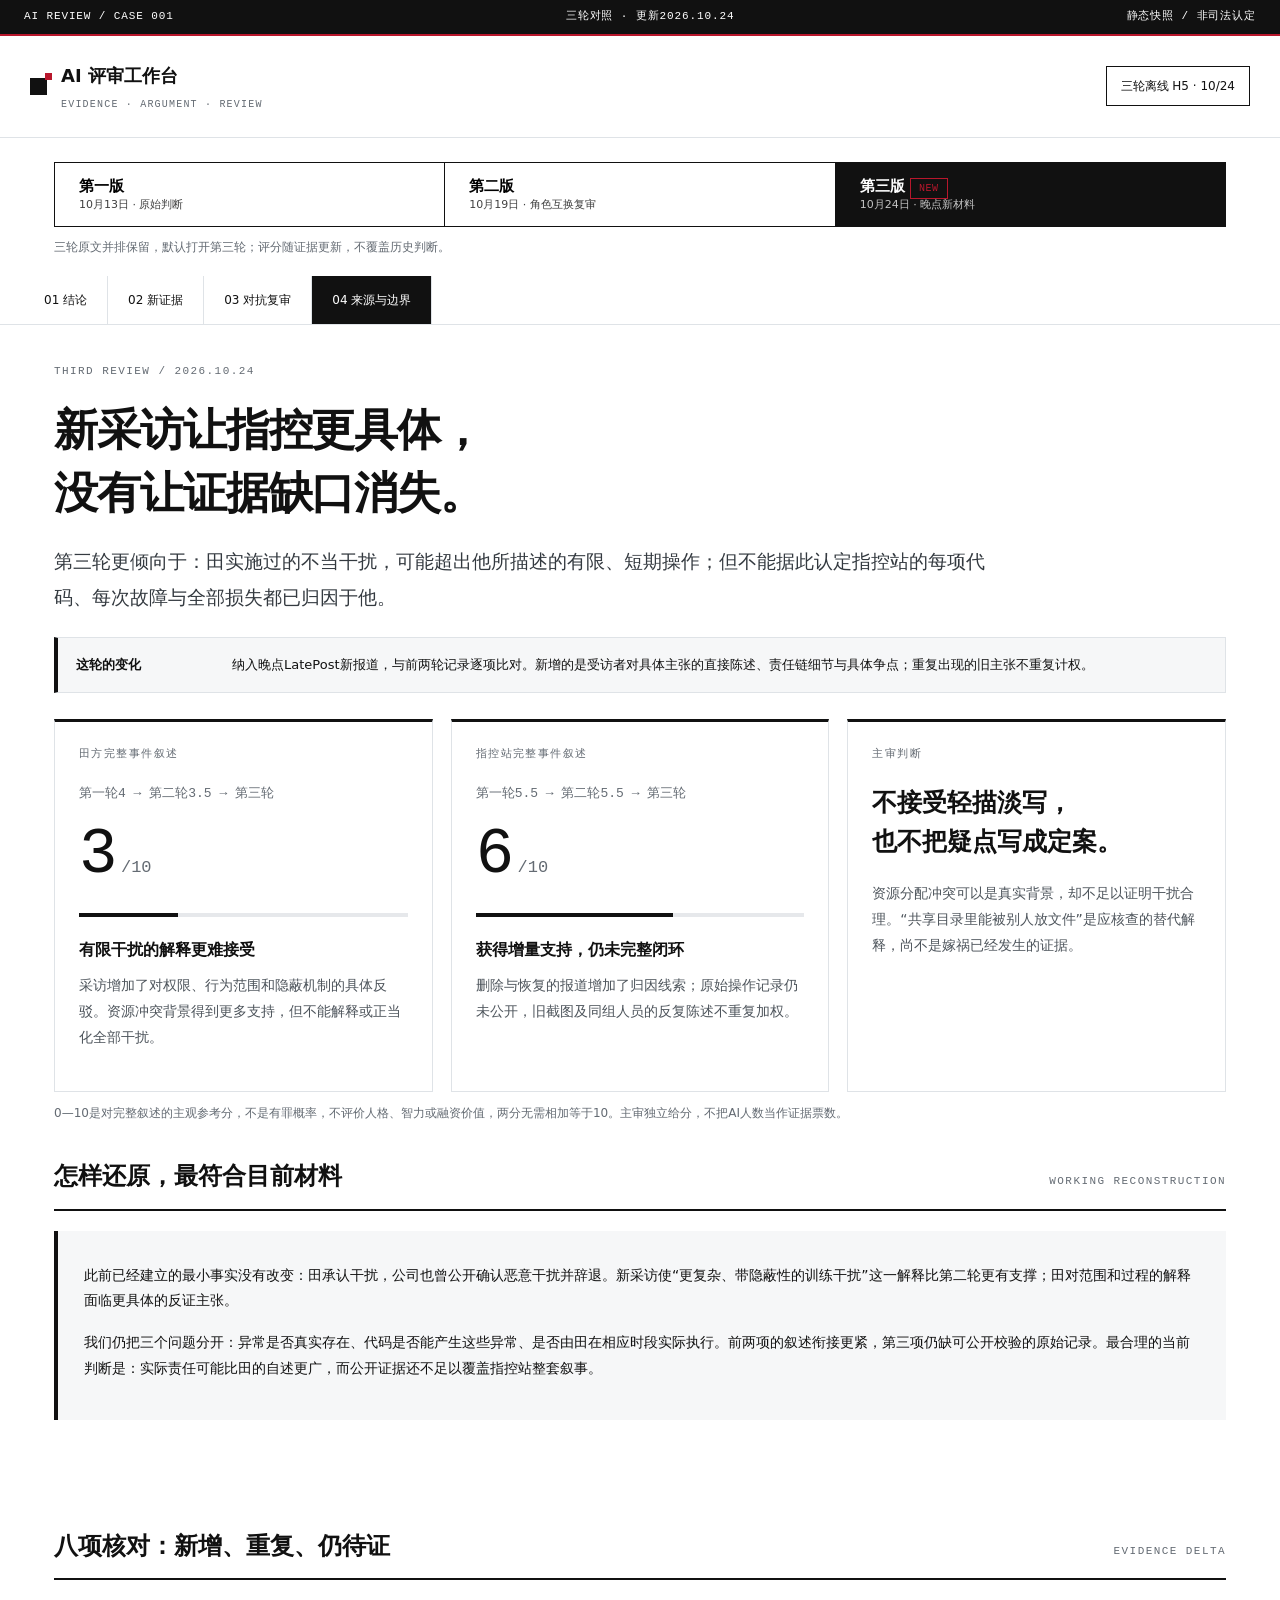
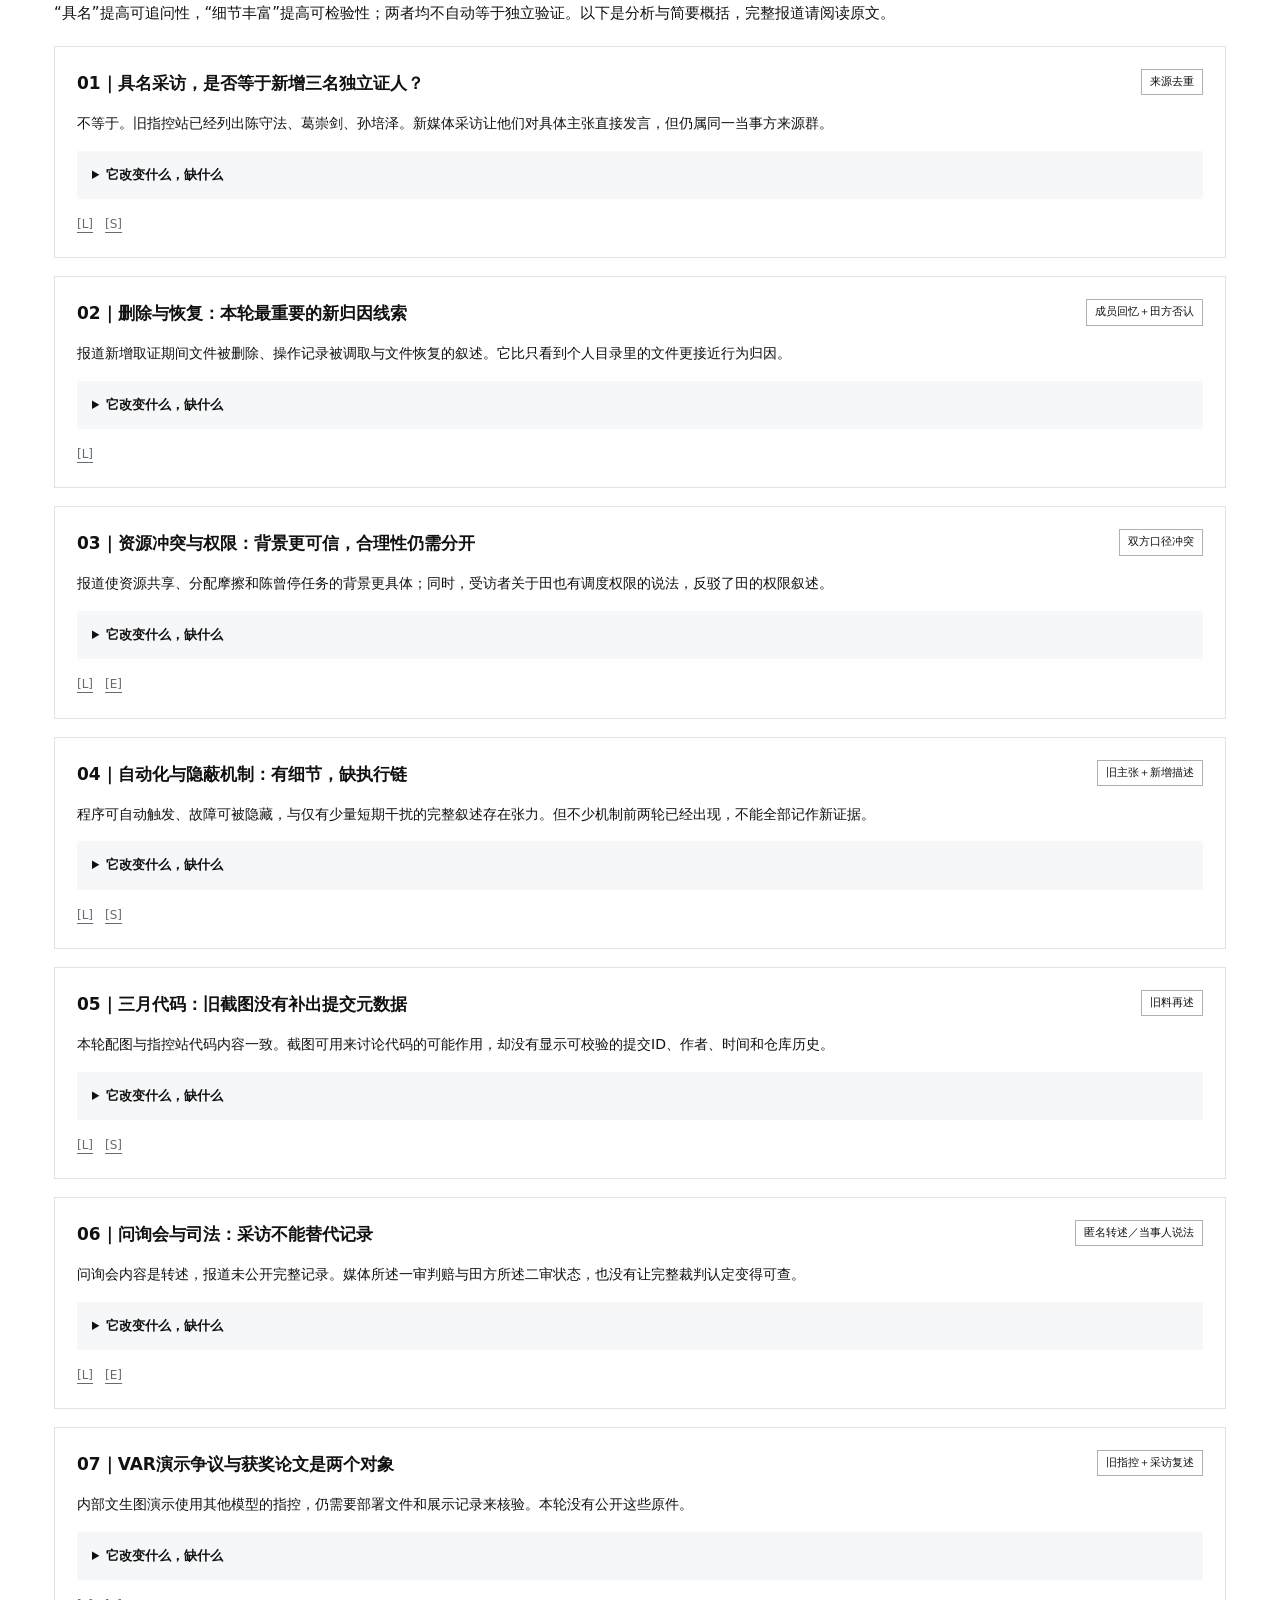
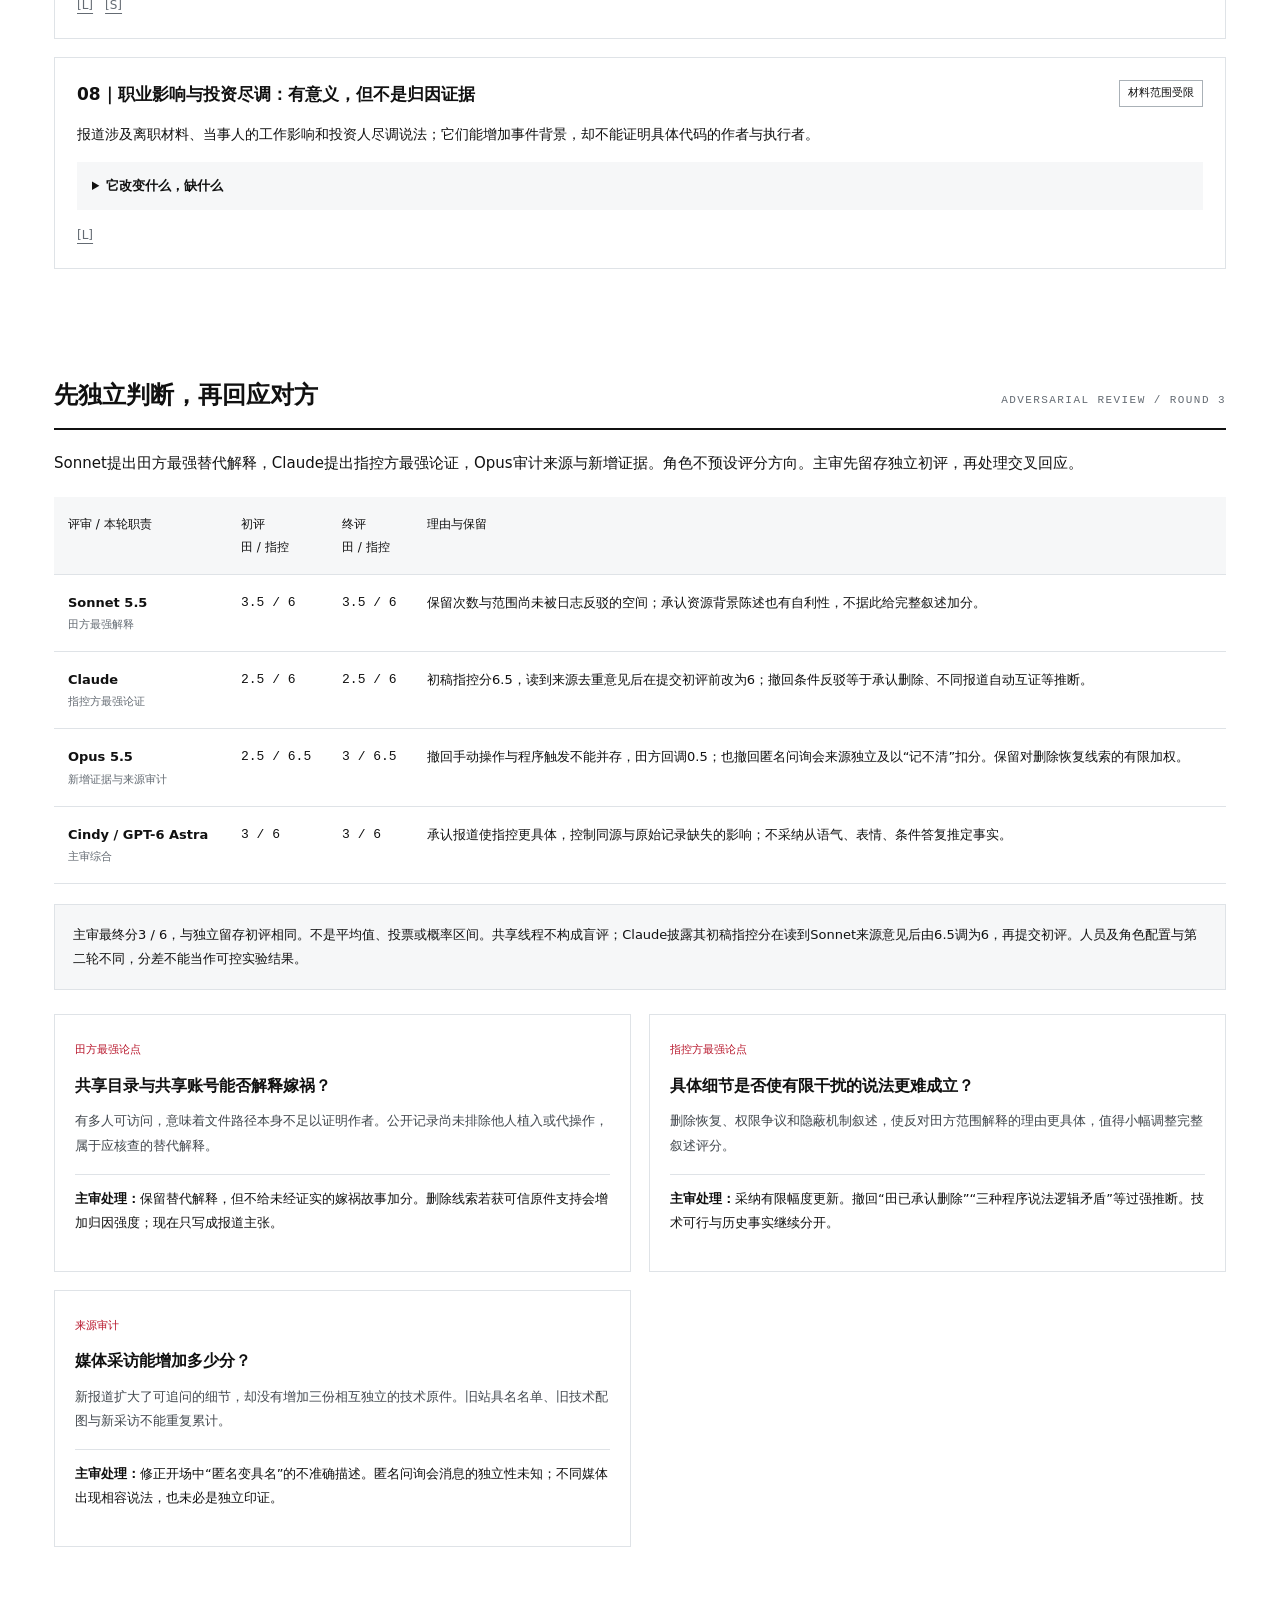
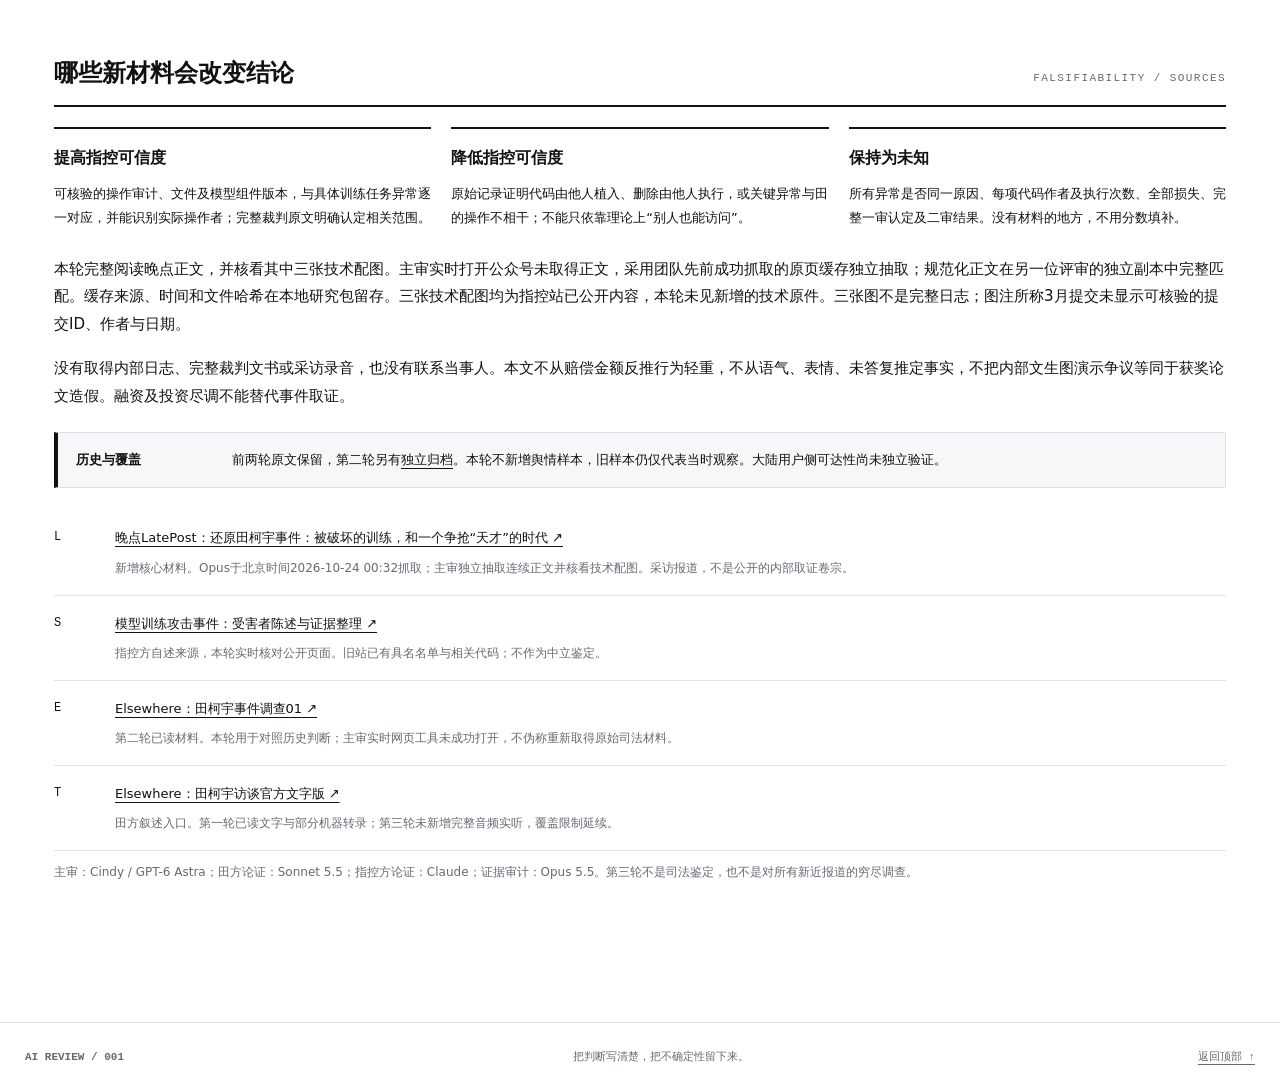
<file: offline.html>
<!doctype html>
<html lang="zh-CN"><head><meta charset="utf-8"><meta name="viewport" content="width=device-width,initial-scale=1"><meta name="theme-color" content="#111111"><meta name="description" content="田柯宇事件公开证据评审：双方评分、对抗审查、舆情样本与事件还原。"><title>田柯宇事件 · 三轮 AI 评审</title><style>:root{--ink:#111;--muted:#646b73;--line:#dfe3e7;--wash:#f6f7f8;--red:#b8172c;--mono:Consolas,'Courier New',monospace;--sans:'Microsoft YaHei','PingFang SC',system-ui,sans-serif}*{box-sizing:border-box}html{scroll-behavior:smooth;scroll-padding-top:80px}body{margin:0;background:#fff;color:var(--ink);font:15px/1.85 var(--sans)}a{color:inherit;text-underline-offset:4px}a:hover{color:var(--red)}button,select{font:inherit}button{cursor:pointer}a:focus-visible,button:focus-visible,select:focus-visible,summary:focus-visible{outline:3px solid var(--red);outline-offset:3px}.skip{position:absolute;left:-9999px}.skip:focus{left:12px;top:12px;background:#fff;z-index:100}.status{background:var(--ink);color:#fff;border-bottom:2px solid var(--red);padding:8px 24px;display:flex;justify-content:space-between;font:11px/1.6 var(--mono);letter-spacing:.08em}header{display:flex;align-items:center;justify-content:space-between;padding:23px 30px;border-bottom:1px solid var(--line);gap:16px}.brand{display:flex;align-items:center;gap:14px;font-weight:700;font-size:18px}.brand i{width:17px;height:17px;background:var(--ink);position:relative}.brand i:after{content:'';position:absolute;right:-5px;top:-5px;background:var(--red);width:7px;height:7px}.brand small{display:block;font:10px/1.8 var(--mono);letter-spacing:.12em;color:var(--muted);margin-top:4px}.outline{padding:8px 14px;border:1px solid var(--ink);text-decoration:none;font-size:12px;white-space:nowrap}nav{display:flex;position:sticky;top:0;z-index:10;padding:0 24px;background:#fff;border-bottom:1px solid var(--line);overflow-x:auto}nav a{font-size:12px;padding:13px 20px;white-space:nowrap;text-decoration:none;border-right:1px solid var(--line)}nav a:hover,nav a.active{background:var(--ink);color:#fff}main{max-width:1220px;padding:38px 24px 70px;margin:auto}section{margin-bottom:68px}section+section{padding-top:6px}.eyebrow,.section-head span{font:11px/1.6 var(--mono);letter-spacing:.13em;color:var(--muted)}h1{font-size:clamp(30px,3.4vw,47px);line-height:1.45;letter-spacing:-.025em;margin:18px 0;font-weight:650;max-width:1000px}h2{font-size:24px;line-height:1.55;margin:0}h3{font-size:16px;line-height:1.65;margin:10px 0}p{margin:10px 0 16px}.lead{max-width:950px;font-size:19px;line-height:1.9;color:#343a40}.small-lead{font-size:18px}.notice{display:grid;grid-template-columns:140px 1fr;border:1px solid var(--line);border-left:4px solid var(--ink);background:var(--wash);padding:15px 18px;gap:16px;font-size:13px;margin:22px 0}.notice b{font-size:13px}.hero-grid{display:grid;grid-template-columns:1fr 1fr 1.1fr;gap:18px;margin-top:26px}.metric{border:1px solid var(--line);padding:24px;min-width:0;border-top:3px solid var(--ink)}.metric p{font-size:14px;color:#4e555c}.metric small{display:block;border-top:1px solid var(--line);padding-top:12px;font-size:11px;color:var(--muted)}.big{font:64px/1.3 var(--mono);letter-spacing:-.07em;margin-top:12px}.big span{font:17px var(--mono);letter-spacing:0;color:var(--muted);margin-left:8px}.meter{height:4px;background:#e6e8eb;margin:16px 0 20px}.meter i{display:block;height:100%;background:var(--ink)}.summary h2{margin:27px 0 18px;font-size:28px}.summary a{font-size:13px}.section-head{display:flex;justify-content:space-between;align-items:baseline;gap:20px;border-bottom:2px solid var(--ink);padding-bottom:13px;margin:34px 0 20px}.section-head span{text-align:right}.answer-list article{display:grid;grid-template-columns:60px 1fr;gap:16px;padding:20px 0;border-bottom:1px solid var(--line)}.answer-list article>b{font:30px var(--mono);color:var(--red);padding-top:8px}.answer-list h3{margin-top:0}.answer-list p{margin-bottom:0}.score-table-wrap{overflow:auto;margin:20px 0}table{border-collapse:collapse;width:100%;text-align:left;font-size:13px}th,td{border-bottom:1px solid var(--line);padding:16px 14px;vertical-align:top}th{background:var(--wash);font-size:12px;font-weight:500}td:first-child{min-width:160px}td:nth-child(2),td:nth-child(3){white-space:nowrap;font-family:var(--mono)}.group{display:block;font-size:11px;color:var(--muted)}details{border:1px solid var(--line);padding:13px 18px;margin:14px 0;font-size:13px}summary{cursor:pointer;font-weight:600}details p{padding-top:4px;margin-bottom:8px}.debate-grid{display:grid;grid-template-columns:1fr 1fr;gap:18px;margin:24px 0}.debate{border:1px solid var(--line);padding:20px}.debate .who{font:11px var(--mono);color:var(--red)}.debate p{font-size:13px;color:#42484e}.debate .ruling{border-top:1px solid var(--line);padding-top:12px;color:var(--ink)}.filters{display:flex;gap:8px;flex-wrap:wrap}.filters button{background:#fff;border:1px solid var(--line);padding:7px 16px;font-size:13px}.filters .selected{background:var(--ink);color:#fff;border-color:var(--ink)}.filter-count{font-size:12px;color:var(--muted)}.claim{border:1px solid var(--line);padding:22px;margin:14px 0}.claim-head{display:flex;justify-content:space-between;gap:18px}.claim h3{margin:0;font-size:17px}.tag{white-space:nowrap;align-self:start;font-size:11px;border:1px solid #aab1b7;padding:2px 8px}.tag.strong{background:var(--ink);color:#fff;border-color:var(--ink)}.claim .assessment{font-size:14px;margin:14px 0}.claim details{background:var(--wash);border:0;margin:0;padding:12px 15px}.source-refs{font-size:12px;color:var(--muted);margin-top:14px;display:flex;gap:12px;flex-wrap:wrap}.platforms{display:grid;grid-template-columns:1fr 1fr 1fr;gap:16px;margin:22px 0}.platforms article{border:1px solid var(--line);padding:20px;min-width:0}.platforms h3{margin:0 0 16px}.platforms p{font-size:13px}.platforms small{font-size:11px;color:var(--muted)}.sample-big{font:38px/1.5 var(--mono);margin:10px 0}.sample-big small{display:block;font:11px var(--sans)}.samplebar{height:8px;background:#edf0f2;margin:20px 0}.samplebar i{height:100%;display:block;background:#313940}.muted{color:var(--muted);font-size:28px}.sample-toolbar{display:flex;gap:12px;align-items:center;border-bottom:1px solid var(--line);padding:15px 0;font-size:13px}.sample-toolbar select{padding:6px 12px;border:1px solid var(--line);background:white;max-width:180px}.sample-toolbar span{margin-left:auto;color:var(--muted);font-size:11px}.sample-row{display:grid;grid-template-columns:145px 140px 1fr 50px;gap:18px;padding:14px 0;border-bottom:1px solid var(--line);font-size:12px;align-items:start}.sample-row .meta{color:var(--muted);font-size:11px}.sample-row a{overflow-wrap:anywhere}.sample-row.excluded{opacity:.65}.stance{font-size:11px}.stance.critical{color:var(--red)}.sample-note{display:block;font-size:11px;color:var(--muted)}.reconstruction{padding:22px 26px;background:var(--wash);border-left:4px solid var(--ink)}.reconstruction p{font-size:14px}.timeline{border-left:1px solid #b4bbc2;margin:26px 0 28px 10px}.event{display:grid;grid-template-columns:135px 1fr;gap:18px;padding:4px 0 28px 24px;position:relative}.event:before{content:'';height:7px;width:7px;background:var(--ink);position:absolute;left:-4px;top:12px}.event time{font:12px/1.8 var(--mono);color:var(--muted)}.event h3{margin:0;font-size:15px}.event p{font-size:13px;margin:4px 0}.hypotheses{display:grid;grid-template-columns:repeat(3,1fr);gap:20px}.hypotheses article{border-top:2px solid var(--ink);padding-top:6px}.hypotheses p{font-size:13px}.audio-panel{display:grid;grid-template-columns:1fr 1fr;gap:32px;padding:24px;border:1px solid var(--line)}.audio-panel p{font-size:13px}.audio-links{display:flex;flex-wrap:wrap;gap:12px}audio{width:100%;margin:10px 0}.chapters{display:flex;flex-wrap:wrap;gap:8px}.chapters button{background:#fff;border:1px solid var(--line);font-size:11px;padding:7px 10px}#audio-status{font-size:11px;color:var(--muted)}.source{display:grid;grid-template-columns:45px 1fr;gap:16px;padding:16px 0;border-bottom:1px solid var(--line);font-size:13px}.source>b{font:12px var(--mono);padding-top:4px}.source p{margin:6px 0 0;font-size:12px;color:var(--muted)}.fine{font-size:12px;color:var(--muted)}code{font:11px var(--mono);overflow-wrap:anywhere}footer{display:flex;justify-content:space-between;gap:20px;border-top:1px solid var(--line);padding:25px;font:11px/1.8 var(--mono);color:var(--muted)}
@media(max-width:800px){.hero-grid,.platforms{grid-template-columns:1fr 1fr}.hero-grid>.summary,.platforms>article:last-child{grid-column:1/-1}.summary h2 br{display:none}.hypotheses{grid-template-columns:1fr}.audio-panel{grid-template-columns:1fr;gap:15px}.sample-row{grid-template-columns:110px 1fr 35px}.sample-row .stance{grid-column:2}.sample-row .reason{grid-column:1/3}.sample-row .origin{grid-column:3;grid-row:1/3}.status span:last-child{display:none}}
@media(max-width:520px){body{font-size:14px}.status{padding:9px 15px;font-size:9px;gap:15px}.status span:nth-child(2){text-align:right}header{padding:19px 17px}.brand{font-size:16px;gap:11px}.brand small{font-size:8px}.outline{font-size:11px;padding:7px 9px}nav{padding:0 8px}nav a{padding:13px 14px;font-size:11px}main{padding:25px 17px 40px}h1{font-size:30px;margin-top:14px}.lead{font-size:16px}.notice{grid-template-columns:1fr;gap:6px;padding:13px 14px;font-size:12px}.hero-grid,.platforms,.debate-grid{grid-template-columns:1fr;gap:14px}.hero-grid>.summary,.platforms>article:last-child{grid-column:auto}.metric{padding:21px}.big{font-size:54px}.summary h2{font-size:25px;margin:15px 0}.section-head{margin-top:28px;gap:10px}.section-head h2{font-size:20px}.section-head span{font-size:8px;max-width:105px}.answer-list article{grid-template-columns:32px 1fr;gap:12px}.answer-list article>b{font-size:24px}.answer-list h3{font-size:15px}.score-table-wrap{margin-left:-2px;margin-right:-2px}table{min-width:690px}.claim{padding:17px}.claim-head{flex-wrap:wrap;gap:8px}.claim h3{font-size:16px}.claim .assessment{font-size:13px}.event{grid-template-columns:1fr;gap:5px;padding-left:19px}.sample-toolbar{gap:8px}.sample-toolbar span{max-width:90px;text-align:right}.sample-row{gap:8px}.sample-row .reason{font-size:12px}.audio-panel{padding:18px}.reconstruction{padding:17px}.source{grid-template-columns:28px 1fr;gap:10px}.source a{overflow-wrap:anywhere}footer{padding:20px 17px;flex-wrap:wrap;font-size:10px}section{margin-bottom:45px}.filters button{padding:7px 10px;font-size:12px}}
@media(prefers-reduced-motion:reduce){html{scroll-behavior:auto}}@media print{nav,.filters,.outline,.chapters,audio,.sample-toolbar{display:none}.status{background:#fff;color:#111}section{break-inside:auto}.hero-grid,.platforms{display:block}.metric,.platforms article{margin-bottom:15px}.sample-row{break-inside:avoid}details{display:block}}
</style><style>[hidden]{display:none!important}
.version-switch{max-width:1220px;margin:0 auto;padding:24px 24px 0}.version-tabs{display:flex;border:1px solid var(--ink);width:max-content;max-width:100%}.version-tabs button{border:0;background:white;padding:12px 24px;text-align:left;line-height:1.5;font-weight:650}.version-tabs button+button{border-left:1px solid var(--ink)}.version-tabs button[aria-selected=true]{background:var(--ink);color:white}.version-tabs small{display:block;font-size:11px;font-weight:400;opacity:.75}.version-hint{font-size:12px;color:var(--muted);margin:9px 0 18px}.edition-archive-note{max-width:1172px;margin:18px auto 0;padding:12px 18px;background:#fff4dd;border-left:4px solid #a06d15;font-size:12px}.edition-archive-note a{margin-left:12px}.version-panel nav{top:0}
#v2-main .hero-grid{grid-template-columns:1fr 1fr 1fr}.score-before{font:17px var(--mono);color:var(--muted);margin-top:20px}.score-before b{font-weight:500}.score-change{display:inline-block;background:#f9e8eb;color:#962034;padding:4px 9px;font-size:12px}.score-change.unchanged{background:#eef0f2;color:#4a555f}.v2-summary h2{font-size:25px;margin:20px 0}.v2-summary .tag{display:inline-block}.v2-change-grid{display:grid;grid-template-columns:repeat(3,1fr);gap:20px}.v2-change-grid article{border-top:2px solid var(--ink);padding-top:5px}.v2-change-grid p{font-size:14px}.v2-score-table td:nth-child(4){white-space:nowrap;font-family:var(--mono)}.v2-score-table td:last-child{min-width:260px}.v2-score-table th{white-space:nowrap}.event-kind{display:block;font:11px/1.7 var(--sans);margin-top:5px;color:var(--red)}#v2-claims>article>p{font-size:14px}.v2-withdrawals li{margin:10px 0}.round-disclosure{border:1px solid var(--line);padding:18px;background:var(--wash);font-size:13px}.source-levels{display:flex;gap:12px;flex-wrap:wrap;margin:18px 0}.source-levels span{border:1px solid var(--line);padding:5px 10px;font-size:12px}.new-tag{font:10px var(--mono);letter-spacing:.06em;border:1px solid var(--red);color:var(--red);padding:4px 8px;white-space:nowrap}
@media(max-width:800px){#v2-main .hero-grid{grid-template-columns:1fr 1fr}#v2-main .hero-grid>.v2-summary{grid-column:1/-1}.v2-change-grid{grid-template-columns:1fr}.edition-archive-note{margin-left:24px;margin-right:24px}}
@media(max-width:520px){.version-switch{padding:18px 17px 0}.version-tabs{width:100%}.version-tabs button{width:50%;padding:10px 12px;font-size:14px}.version-tabs small{font-size:10px}.version-hint{font-size:11px}.edition-archive-note{margin-left:17px;margin-right:17px}.edition-archive-note a{display:block;margin-left:0;margin-top:5px}#v2-main .hero-grid{grid-template-columns:1fr}#v2-main .hero-grid>.v2-summary{grid-column:auto}.v2-score-table{min-width:850px}.source-levels{gap:6px}.source-levels span{font-size:11px}.round-disclosure{padding:14px}}
@media print{.version-switch{display:none}.version-panel[hidden]{display:none!important}}

#v3-main .hero-grid{grid-template-columns:1fr 1fr 1fr}.v3-score-table{min-width:720px}.v3-score-table td:last-child{min-width:300px}.version-tabs button{flex:1;min-width:0}.version-tabs{width:100%}#v3-main .score-before{font-size:13px}#v3-main .claim{margin:18px 0}.source a{overflow-wrap:anywhere}@media(max-width:800px){#v3-main .hero-grid{grid-template-columns:1fr 1fr}#v3-main .hero-grid>.v2-summary{grid-column:1/-1}}@media(max-width:520px){.version-tabs button{width:auto;padding:10px 8px}.new-tag{font-size:8px;padding:2px 3px}#v3-main .hero-grid{grid-template-columns:1fr}#v3-main .hero-grid>.v2-summary{grid-column:auto}}
</style><link rel="icon" href="data:,"></head>
<body><a class="skip" href="#main">跳到正文</a>
<div class="status"><span>AI REVIEW / CASE 001</span><span>三轮对照 · 更新2026.10.24</span><span>静态快照 / 非司法认定</span></div>
<header><div class="brand"><i></i><div>AI 评审工作台<small>EVIDENCE · ARGUMENT · REVIEW</small></div></div><span class="outline">三轮离线 H5 · 10/24</span></header>
<div class="version-switch"><div class="version-tabs" role="tablist" aria-label="选择评审版本"><button id="tab-v1" role="tab" aria-selected="false" aria-controls="edition-v1" tabindex="-1" data-edition="v1">第一版<small>10月13日 · 原始判断</small></button><button id="tab-v2" role="tab" aria-selected="false" aria-controls="edition-v2" tabindex="-1" data-edition="v2">第二版<small>10月19日 · 角色互换复审</small></button><button id="tab-v3" role="tab" aria-selected="true" aria-controls="edition-v3" tabindex="0" data-edition="v3">第三版 <span class="new-tag">NEW</span><small>10月24日 · 晚点新材料</small></button></div><p class="version-hint">三轮原文并排保留，默认打开第三轮；评分随证据更新，不覆盖历史判断。</p></div><div id="edition-v1" class="version-panel" role="tabpanel" aria-labelledby="tab-v1" hidden><div class="edition-archive-note"><b>第一版历史快照 · 2026-10-13</b>　以下判断保持原文，不反映第二版新增材料。<a href="https://louie-vibecoding.github.io/ai-review-tian-keyu/archive/v1/index.html" target="_blank" rel="noopener noreferrer">独立归档副本 ↗</a></div><nav aria-label="报告导航"><a href="#verdict">01 结论</a><a href="#scores">02 评分与辩论</a><a href="#evidence">03 证据核对</a><a href="#sentiment">04 舆情样本</a><a href="#timeline">05 事件还原</a><a href="#audio">06 原音频</a><a href="#sources">07 来源与方法</a></nav>
<main id="main">
<section id="verdict"><div class="eyebrow">CASE FILE / TIAN KEYU</div><h1>田柯宇事件：<br>哪些能信，哪些还不能下结论。</h1><p class="lead">我们更信“发生了不当干扰”这一核心事实；对田的轻微化解释保留较大疑问，也不把指控站的全部技术细节当成已经证实。</p>
<div class="notice"><b>阅读坐标</b><span>这里的“指控方”指 sabotage 网站及其叙述，不等同于访谈中被称为“A”的另一名实习生。评分评估本次事件叙述的可信度，不评价整个人，更不是有罪概率。</span></div>
<div class="hero-grid"><article class="metric"><div class="eyebrow">田方事件叙述</div><div class="big">4<span>/10</span></div><div class="meter"><i style="width:40%"></i></div><h3>自认可信，限制性解释待证</h3><p>承认干扰有外部印证；动机、次数和影响边界缺独立佐证。</p><small>主审综合参考分 · 四位复核最终分 3.5–4.5</small></article>
<article class="metric"><div class="eyebrow">指控方事件叙述</div><div class="big">5.5<span>/10</span></div><div class="meter"><i style="width:55%"></i></div><h3>核心较强，完整归因链未公开</h3><p>与公司处理方向相容；具体手法、持续时段和新增展示造假指控，证据强度不同。</p><small>主审综合参考分 · 四位复核最终分 5–6</small></article>
<article class="metric summary"><div class="eyebrow">当前舆情</div><h2>看得到负面，<br>算不出全网占比。</h2><p>B站节目可见评论偏质疑田；X 样本多数是转述或未明确表态。小红书受登录限制，未取得可编码样本。</p><a href="#sentiment">查看分母、逐条编码与缺口 ↗</a></article></div>
<div class="section-head"><h2>先回答三个问题</h2><span>CONCLUSIONS</span></div>
<div class="answer-list"><article><b>01</b><div><h3>两边各给几分？</h3><p>田方 <strong>4/10</strong>，指控方 <strong>5.5/10</strong>。这两个主审参考分基于对抗讨论，不是统计计算，也不要求相加等于 10。若只问“确有不当干扰”，置信显著高于两边完整故事。</p></div></article><article><b>02</b><div><h3>多少人支持田，多少人支持指控方？</h3><p>没有代表性样本，无法可靠估计人数或三平台总体比例。本次只能报告已观察帖子/评论的数量。批评田、认可技术、支持重新创业、认同网站每项指控，是四种不同立场。</p></div></article><article><b>03</b><div><h3>最符合证据的还原？</h3><p>田确实干扰过他人训练任务，公司作出纪律处理并提起诉讼；争议集中在行为有多广、如何实施和为什么实施。更可能存在双方选择性叙述：田强调动机与有限影响，指控站强调系统性破坏。现有公开材料还不能把所有异常、所有代码和新增指控完整归到同一责任链上。</p></div></article></div>
</section>
<section id="scores"><div class="section-head"><h2>两组对抗，保留不同意见</h2><span>ROUND 1 → CROSS REVIEW</span></div><p>田方组负责提出最强辩护和替代解释；指控方组负责提出最强指控及技术论证。每位先交初评，再反驳对组两点并承认本组一项不利事实。Kimi 独立采样，Cindy 核验和裁决。分组不代表预先认定谁对。</p>
<div class="score-table-wrap"><table><thead><tr><th>评审 / 分组</th><th>田方 初评 → 终评</th><th>指控方 初评 → 终评</th><th>改分 / 保留理由</th></tr></thead><tbody id="score-rows"></tbody></table></div>
<details><summary>怎样理解 0–10 分？</summary><p>0 表示完全不相信该叙述；5 表示证据混合、关键点仍未解决；10 表示完全置信。本次是主观证据判断，综合考虑来源是否直接、是否有独立印证、替代解释能否排除、材料是否完整。没有经校准的概率模型；低分不等于已证伪，高分不等于每一细节都真。</p><p>主审采用 4 与 5.5，保留个体评分差异，不把多个 AI 的同意当作多份独立事实证据。各评审共享相同公开资料，误差会相关。</p></details>
<div class="debate-grid" id="debates"></div>
<div class="notice"><b>本轮实际纠错</b><span>撤回“约五次得到三方确认”；保留田原话中“其他人”的限定；不从赔偿数额推论行为轻重；不把未回应后来新增指控视为撒谎；不把机器转录疑似日期错误计入已证实矛盾。</span></div>
</section>
<section id="evidence"><div class="section-head"><h2>逐项核对，不给整包故事盖章</h2><span>CLAIM LEDGER</span></div><div class="filters" role="group" aria-label="证据筛选"><button class="selected" data-filter="all" aria-pressed="true">全部</button><button data-filter="strong" aria-pressed="false">交叉印证</button><button data-filter="partial" aria-pressed="false">部分支持</button><button data-filter="open" aria-pressed="false">尚待证明</button></div><p class="filter-count" aria-live="polite" id="claim-count"></p><div id="claims"></div></section>
<section id="sentiment"><div class="section-head"><h2>舆情：展示看到了什么</h2><span>OBSERVED SAMPLE ≠ POPULATION</span></div><p class="lead small-lead">负面评价确实可见。“巨大负面舆情”缺乏总量、历史基线与完整平台覆盖，本次无法量化。</p>
<div class="platforms"><article><h3>X</h3><div class="sample-big">19<small> 条有效帖子 / 16 位作者</small></div><div class="samplebar"><i style="width:21.0526%"></i></div><p><b>支持田解释 0 · 质疑田 4 · 条件式批评 1 · 中性 11 · 信息不足 3</b></p><p>登录 Chrome 检索“田柯宇”，按最新结果滚动留存 20 条候选；排除 1 条无关玩笑。实际留存为 10/11–10/13，未遍历全部结果。转发、人才评价和含混反讽不自动归边；引用不重复计数。</p><small>4/19 条帖子质疑田，占此便利样本的 21.1%，不是 X 用户中的比例。</small></article><article><h3>B站 · 节目评论</h3><div class="sample-big">7<small> 条可见评论 / 含父子回复</small></div><div class="samplebar"><i style="width:71.4286%"></i></div><p><b>支持田解释 0 · 质疑田 5 · 中性求证 2</b></p><p>官方节目 BV1R9pf6SEVh 的匿名接口可见热评子集，去重后 7 条。含 3 条主评论和 4 条子回复，存在同一讨论串聚集，非 7 个独立抽样单位。</p><small>页面评论总量不等于本次样本量。15:30 北京时间主审复核接口计数 76，本次未读完。</small></article><article><h3>小红书</h3><div class="sample-big muted">未取得</div><p><b>支持田 / 支持指控方：未知</b></p><p>主审在当前 Chrome 打开搜索页，页面要求登录后查看结果，需扫码或验证码。未取得可编码帖子；搜索引擎缺少结果也不能证明没有舆情。</p><small>缺失平台不填 0，也不并入比例。</small></article></div>
<div class="notice"><b>elsewhere 是否遭到批评？</b><span>B站已见 1 条明确批评节目提供“洗白”平台的评论，其他负面多针对田本人。可以确认存在这种反应，无法据此确认全平台规模。评价节目采访方式不等于证实任何技术指控。</span></div>
<div class="notice" id="wechat-pending"><b>微信评论 · 待补材料</b><span><strong>微信公众号：未知；微信视频号：未知。</strong> 本版尚未取得可核对的实际留言，不能提供这两个平台的支持或反对数量，也不将它们并入已有比例。待取得带排序、时间和上下文的评论后，按相同口径补充；公众号精选留言还需单独说明编辑筛选偏差。</span></div>
<div class="sample-toolbar"><label for="platform-select">逐条查看</label><select id="platform-select"><option value="all">所有已观察样本</option><option value="X">X</option><option value="B站">B站</option></select><span id="sample-count"></span></div><div id="sample-list"></div>
<details><summary>采样方法与不能跨越的边界</summary><p>采集日为 2026-10-13，时间均为北京时间。X 检索窗为 10/08 至 10/14（平台过滤边界），此次只读取滚动中留存的 20 条候选；长帖进入详情补全。B站为同一节目热评接口数页及排序结果的去重合集。两平台渠道、单位和曝光排序不同，因此不相加制造“三平台支持率”。</p><p>“质疑田”不代表认可指控站全部事实；条件式批评单列，未强行归边。计数单位是帖子/评论，不是人数；重复作者、讨论串、推荐算法和热评排序会放大部分观点。单一姓名检索会漏掉别称及英文写法；没有做点赞加权、机器人识别或概率抽样，不提供统计置信区间。样本中的错误事实仍可作为舆情观察，但不能进入事实证据链。</p><p>首轮检索混入 2024 年旧帖及微博内容，已从当前三平台结果剔除。未把零可见样本解释为零讨论。</p></details>
</section>
<section id="timeline"><div class="section-head"><h2>最有依据的事件还原</h2><span>RECONSTRUCTION / NOT A FINAL VERDICT</span></div><div class="reconstruction"><h3>主线判断</h3><p>最小确定事实是：这不是只有传言、没有行为的事件。田自认实施干扰，字节公开定性为恶意干扰并辞退；随后发生民事诉讼。所谓“后来没有下文”需要更新为“已有诉讼和判赔报道，但公开裁判文书、具体认定及二审结果仍有缺口”。</p><p>在这条主线上，指控方比田方的轻微化解释更有外部支撑；但“只做了有限操作”与“所有展示性攻击都由他长期实施”之间仍有很大空间。我们倾向于认为事件包含实际的训练干扰和团队信任受损，公开叙述却各自选择了有利部分。动机是否为资源竞争、保护同事或两者混合，目前不能可靠还原。</p><p>更强的历史还原需要：具体任务的异常时间与文件版本对应、可验证的作者/访问日志、完整调查记录，以及裁判文书。仅靠誓言、声量、代码片段或资本投资，都不足以替代这些材料。</p></div><div id="events" class="timeline"></div>
<div class="hypotheses"><article><h3>较不符合现有证据</h3><p>“纯粹被冤枉、没有干扰”；“8000 卡与千万美元传闻已经坐实”；“获奖或融资足以洗清行为”。</p></article><article><h3>仍不能排除的版本</h3><p>田的操作范围比指控站描述窄；部分技术异常来自常见故障或其他原因；公司对具体因果和损失的认定与双方公开叙事均有差异。</p></article><article><h3>会改变评分的新材料</h3><p>可校验的日志与代码来源、具名见证者独立公开确认、原始完整判决、双方对逐项技术证据的正式回应。</p></article></div>
</section>
<section id="audio"><div class="section-head"><h2>原始访谈入口</h2><span>LISTEN & CHECK</span></div><div class="audio-panel"><div><div class="eyebrow">ELSEWHERE · VOL.007</div><h3>对话田柯宇：我发誓我说的都是真的</h3><p>原音频 116 分 32 秒。访谈录于 2026 年 7 月；文字版标注 10/12；小宇宙音频元数据对应北京时间 10/13 07:00。</p><p class="audio-links"><a href="https://www.xiaoyuzhoufm.com/episode/6acd2c76e742e36efcc1fe3a" target="_blank" rel="noopener noreferrer">小宇宙原节目 ↗</a><a href="https://www.bilibili.com/video/BV1R9pf6SEVh" target="_blank" rel="noopener noreferrer">B站官方视频 ↗</a><a href="https://elsewhere.news/zh/elsewhere/posting-a-podcast-transcript-of-tian-keyu-first" target="_blank" rel="noopener noreferrer">官方文字版 ↗</a></p></div><div><audio id="podcast" controls preload="none" src="https://media.xyzcdn.net/68ff657d9c745a6e69da8fcf/lq719vhbMd1uwMt-RoSKRPPCNHtJ.m4a">当前浏览器不支持音频播放，请打开原节目。</audio><p id="audio-status" aria-live="polite">由原平台提供音频；点击章节只定位，不自动播放。</p><div class="chapters"><button data-time="122">02:02 另一实习生</button><button data-time="511">08:31 GitHub 帖子</button><button data-time="945">15:45 动机解释</button><button data-time="1412">23:32 诉讼</button><button data-time="5824">1:37:04 发誓</button></div></div></div><div class="notice"><b>实际核查覆盖</b><span>两份网页中文正文已读；音频找到并下载，争议相关时段做了机器转录，未完整逐句实听。转录中的人名、日期和否定词可能出错，未将疑似日期冲突作为定案证据。文字版自身声明有删节，不等于全部音频。</span></div><p id="audio-coverage" class="fine"></p></section>
<section id="sources"><div class="section-head"><h2>来源与审核记录</h2><span>FOLLOW THE EVIDENCE</span></div><p>当事人的陈述证明“他说了什么”；公司公告证明公司怎样定性；新闻报道与原始裁判不是同一证据等级。站内具名名单尚未取得站外独立确认。引文均为短摘或概括，原件请点击来源。</p><div id="source-list"></div><details><summary>材料快照与复核边界</summary><p>指控站核对版本：GitHub HEAD <code>4a1e3cb4af63ea7bd047974ed80658ebf90ac75b</code>（2026-10-13 14:31 北京时间提交）。网页会变化，本报告不自动更新。原始网页与采样记录在本地研究包留存；网页发布包不含会话、登录信息或私人文件。</p><p>没有访问内部集群、联系涉事人员、核验原始日志、取得完整诉状/判决书或完成全平台舆情普查。司法状态仅按已检索来源分层表述，不推定无人犯罪或有人犯罪。阅读这份报告应能找到支撑，也应看见缺口。</p></details><p class="fine">评审组织：Cindy / GPT-6 Astra；田方论证：Claude、Sonnet 5.5；指控方论证：Grok、Opus 5.5；舆情采样：Kimi 与 Cindy。报告是对公开证据的分析，不是当事人访谈调查或司法鉴定。</p></section>
</main></div><div id="edition-v2" class="version-panel" role="tabpanel" aria-labelledby="tab-v2" hidden><nav aria-label="第二版导航"><a href="#v2-verdict">01 结论与变化</a><a href="#v2-scores">02 角色互换与评分</a><a href="#v2-evidence">03 新增证据</a><a href="#v2-timeline">04 时间线</a><a href="#v2-method">05 来源与边界</a></nav>
<main id="v2-main"><section id="v2-verdict"><div class="eyebrow">SECOND REVIEW / 2026.10.19</div><h1>新报道带来了什么？<br>让评分跟着证据走。</h1><p class="lead">田方完整叙述从4降至3.5；指控方完整叙述维持5.5。我们对田的动机与范围解释更谨慎，但不会把更多对立说法自动算成整套指控的独立证实。</p>
<div class="notice"><b>同一把尺子</b><span>评分对象仍是两方对本次事件的完整叙述，不是人格、智力或有罪概率。“指控方”仍指公开指控站的叙述，并不等同于一个被称作A的人。两分不需要相加等于10。</span></div>
<div class="hero-grid"><article class="metric"><div class="eyebrow">田方事件叙述</div><div class="score-before">第一版 <b>4 / 10</b> → 第二版</div><div class="big">3.5<span>/10</span></div><div class="meter"><i style="width:35%"></i></div><span class="score-change">下降 0.5</span><h3>对限定性解释更谨慎</h3><p>承认干扰这一核心仍有支持；动机和范围的解释遇到更具体的对立陈述，独立佐证仍不足。</p><small>主审综合参考 · 四位终评3–4</small></article>
<article class="metric"><div class="eyebrow">指控方事件叙述</div><div class="score-before">第一版 <b>5.5 / 10</b> → 第二版</div><div class="big">5.5<span>/10</span></div><div class="meter"><i style="width:55%"></i></div><span class="score-change unchanged">保持不变</span><h3>解释更具体，归因仍有缺口</h3><p>公开回应补充了可检验细节；没有因此补出原始日志、完整司法认定与每项攻击的执行链。</p><small>主审综合参考 · 四位终评5–6</small></article>
<article class="metric v2-summary"><div class="eyebrow">本轮关键区别</div><h2>公开说了什么，<br>与实际证明什么。</h2><p>新报道、账号回应、原始记录分别标注。可读到一条发言，不等于其身份与全部内容都已核实。</p><a href="#v2-evidence">看每项证据能支持到哪里 ↗</a></article></div>
<div class="section-head"><h2>为什么一方下降，另一方没有自动上升</h2><span>DELTA / NOT ZERO-SUM</span></div><div id="v2-changes" class="v2-change-grid"></div>
<p class="fine">新增文章：<a href="https://elsewhere.news/zh/elsewhere/tian-keyu-incident-investigation-01" target="_blank" rel="noopener noreferrer">Elsewhere《田柯宇事件调查01》↗</a>。本页是证据分析与简要概括，不转载全文。</p></section>
<section id="v2-scores"><div class="section-head"><h2>角色真正互换，保留不同评分</h2><span>ROLE SWAP / ROUND 2</span></div><p>第一版的田方论证组Claude、Sonnet转为指控方；原指控方Grok、Opus转为田方。先给初评，再反驳对组、承认本组不利材料并交终评。角色要求提出最强论证，不要求维护某个结论。</p>
<div class="score-table-wrap"><table class="v2-score-table"><thead><tr><th>评审 / 角色互换</th><th>第一版终评<br>田 / 指控</th><th>第二版初评<br>田 / 指控</th><th>第二版终评<br>田 / 指控</th><th>改分与保留理由</th></tr></thead><tbody id="v2-reviewers"></tbody></table></div>
<div class="round-disclosure"><b>不是互换角色就必须反着打分。</b> 所有评审都承认核心干扰与完整叙述应分开。主审综合参考恰与本轮四位终分均值一致，但它是对证据的判断，不是经校准的概率，也不把共享资料的AI当独立事实票。本轮材料与角色同时改变，前后分差不能作为角色影响的因果测量。</div>
<div id="v2-debates" class="debate-grid"></div><details><summary>本轮明确撤回或修正的推理</summary><ul id="v2-corrections" class="v2-withdrawals"></ul></details></section>
<section id="v2-evidence"><div class="section-head"><h2>新增材料，一项一项分级</h2><span>NEW EVIDENCE / LIMITS</span></div><p>有些材料确是新增公开回应；有些只是旧指控被再次讲述。下面既写对分数的影响，也写尚未跨过的证据缺口。</p><div class="filters" role="group" aria-label="第二版证据筛选"><button class="selected" data-v2-filter="all" aria-pressed="true">全部</button><button data-v2-filter="record" aria-pressed="false">公开记录</button><button data-v2-filter="statement" aria-pressed="false">当事方发言</button><button data-v2-filter="reported" aria-pressed="false">媒体转述</button><button data-v2-filter="open" aria-pressed="false">仍待证明</button></div><p id="v2-claim-count" class="filter-count" aria-live="polite"></p><div id="v2-claims"></div></section>
<section id="v2-timeline"><div class="section-head"><h2>时间对齐，不把转述画成确定事实</h2><span>DATES / SOURCE TYPES</span></div><p>公开提交日期、指控方回溯、匿名司法说法使用不同标签。日期吻合不等于归因成立；日期跨度也不等于攻击持续时间。</p><div id="v2-events" class="timeline"></div></section>
<section id="v2-method"><div class="section-head"><h2>这版核到了什么，没核到什么</h2><span>SOURCES / AUDIT</span></div><div class="notice"><b>舆情暂缓</b><span>按用户本轮指示，不采集新社群或平台评论，不以声量改分。第一版的旧样本仍可在第一页签查看，仅作为当时的观察。</span></div><div id="v2-methods"></div><div id="v2-sources"></div><p class="fine">主审：Cindy / GPT-6 Astra。第二版田方论证：Grok、Opus 5.5；指控方论证：Claude、Sonnet 5.5；独立方法复核：Kimi。本文不代替法院判断，没有开展当事人访谈或内部取证。</p></section></main></div><div id="edition-v3" class="version-panel" role="tabpanel" aria-labelledby="tab-v3">
<nav aria-label="第三版导航"><a href="#v3-verdict">01 结论</a><a href="#v3-evidence">02 新证据</a><a href="#v3-scores">03 对抗复审</a><a href="#v3-method">04 来源与边界</a></nav>
<main id="v3-main"><section id="v3-verdict"><div class="eyebrow">THIRD REVIEW / 2026.10.24</div>
<h1>新采访让指控更具体，<br>没有让证据缺口消失。</h1>
<p class="lead">第三轮更倾向于：田实施过的不当干扰，可能超出他所描述的有限、短期操作；但不能据此认定指控站的每项代码、每次故障与全部损失都已归因于他。</p>
<div class="notice"><b>这轮的变化</b><span>纳入晚点LatePost新报道，与前两轮记录逐项比对。新增的是受访者对具体主张的直接陈述、责任链细节与具体争点；重复出现的旧主张不重复计权。</span></div>
<div class="hero-grid"><article class="metric"><div class="eyebrow">田方完整事件叙述</div><div class="score-before">第一轮4 → 第二轮3.5 → 第三轮</div><div class="big">3<span>/10</span></div><div class="meter"><i style="width:30%"></i></div><h3>有限干扰的解释更难接受</h3><p>采访增加了对权限、行为范围和隐蔽机制的具体反驳。资源冲突背景得到更多支持，但不能解释或正当化全部干扰。</p></article>
<article class="metric"><div class="eyebrow">指控站完整事件叙述</div><div class="score-before">第一轮5.5 → 第二轮5.5 → 第三轮</div><div class="big">6<span>/10</span></div><div class="meter"><i style="width:60%"></i></div><h3>获得增量支持，仍未完整闭环</h3><p>删除与恢复的报道增加了归因线索；原始操作记录仍未公开，旧截图及同组人员的反复陈述不重复加权。</p></article>
<article class="metric v2-summary"><div class="eyebrow">主审判断</div><h2>不接受轻描淡写，<br>也不把疑点写成定案。</h2><p>资源分配冲突可以是真实背景，却不足以证明干扰合理。“共享目录里能被别人放文件”是应核查的替代解释，尚不是嫁祸已经发生的证据。</p></article></div>
<p class="fine">0—10是对完整叙述的主观参考分，不是有罪概率，不评价人格、智力或融资价值，两分无需相加等于10。主审独立给分，不把AI人数当作证据票数。</p>
<div class="section-head"><h2>怎样还原，最符合目前材料</h2><span>WORKING RECONSTRUCTION</span></div>
<div class="reconstruction"><p>此前已经建立的最小事实没有改变：田承认干扰，公司也曾公开确认恶意干扰并辞退。新采访使“更复杂、带隐蔽性的训练干扰”这一解释比第二轮更有支撑；田对范围和过程的解释面临更具体的反证主张。</p><p>我们仍把三个问题分开：异常是否真实存在、代码是否能产生这些异常、是否由田在相应时段实际执行。前两项的叙述衔接更紧，第三项仍缺可公开校验的原始记录。最合理的当前判断是：实际责任可能比田的自述更广，而公开证据还不足以覆盖指控站整套叙事。</p></div></section>
<section id="v3-evidence"><div class="section-head"><h2>八项核对：新增、重复、仍待证</h2><span>EVIDENCE DELTA</span></div><p>“具名”提高可追问性，“细节丰富”提高可检验性；两者均不自动等于独立验证。以下是分析与简要概括，完整报道请阅读原文。</p><article class="claim"><div class="claim-head"><h3>01｜具名采访，是否等于新增三名独立证人？</h3><span class="tag">来源去重</span></div><p class="assessment">不等于。旧指控站已经列出陈守法、葛崇剑、孙培泽。新媒体采访让他们对具体主张直接发言，但仍属同一当事方来源群。</p><details><summary>它改变什么，缺什么</summary><p>媒体有自己的采访与编辑过程，这是增量。陈守法还称曾为2024年曝光和投诉内容提供佐证，这进一步提示相关叙述可能共享来源，不能叠加为独立证据；匿名消息与既有来源是否重合也未确认。</p></details><div class="source-refs"><a href="#v3-src-L">[L]</a> <a href="#v3-src-S">[S]</a></div></article><article class="claim"><div class="claim-head"><h3>02｜删除与恢复：本轮最重要的新归因线索</h3><span class="tag">成员回忆＋田方否认</span></div><p class="assessment">报道新增取证期间文件被删除、操作记录被调取与文件恢复的叙述。它比只看到个人目录里的文件更接近行为归因。</p><details><summary>它改变什么，缺什么</summary><p>我们没有看到审计原件。田否认删除，称如确有此记录，只可能是他人进入其程序所为；这是条件反驳，不构成承认删除发生。须核实际操作者、权限、时间、文件版本及保全过程。</p></details><div class="source-refs"><a href="#v3-src-L">[L]</a></div></article><article class="claim"><div class="claim-head"><h3>03｜资源冲突与权限：背景更可信，合理性仍需分开</h3><span class="tag">双方口径冲突</span></div><p class="assessment">报道使资源共享、分配摩擦和陈曾停任务的背景更具体；同时，受访者关于田也有调度权限的说法，反驳了田的权限叙述。</p><details><summary>它改变什么，缺什么</summary><p>这是受到具名反驳，不是主审已核实权限表。还需区分不同时间、权限种类与是否事先沟通。背景冲突不能证明破坏合理，也不能直接推出特定动机。</p></details><div class="source-refs"><a href="#v3-src-L">[L]</a> <a href="#v3-src-E">[E]</a></div></article><article class="claim"><div class="claim-head"><h3>04｜自动化与隐蔽机制：有细节，缺执行链</h3><span class="tag">旧主张＋新增描述</span></div><p class="assessment">程序可自动触发、故障可被隐藏，与仅有少量短期干扰的完整叙述存在张力。但不少机制前两轮已经出现，不能全部记作新证据。</p><details><summary>它改变什么，缺什么</summary><p>手动启动、由GPT辅助编写、程序自动触发可以同时成立。关键是代码由谁部署、执行了什么、在哪些任务触发；文件数不等于攻击次数，故障历时不等于攻击历时。</p></details><div class="source-refs"><a href="#v3-src-L">[L]</a> <a href="#v3-src-S">[S]</a></div></article><article class="claim"><div class="claim-head"><h3>05｜三月代码：旧截图没有补出提交元数据</h3><span class="tag">旧料再述</span></div><p class="assessment">本轮配图与指控站代码内容一致。截图可用来讨论代码的可能作用，却没有显示可校验的提交ID、作者、时间和仓库历史。</p><details><summary>它改变什么，缺什么</summary><p>若三月行为成立，会对之后资源冲突触发全部行为的解释构成压力；但不能把图注所称日期当成已核验事实，也不能由司法报道的某个日期排除更早行为。</p></details><div class="source-refs"><a href="#v3-src-L">[L]</a> <a href="#v3-src-S">[S]</a></div></article><article class="claim"><div class="claim-head"><h3>06｜问询会与司法：采访不能替代记录</h3><span class="tag">匿名转述／当事人说法</span></div><p class="assessment">问询会内容是转述，报道未公开完整记录。媒体所述一审判赔与田方所述二审状态，也没有让完整裁判认定变得可查。</p><details><summary>它改变什么，缺什么</summary><p>不将“记不清”、语气、表情或未回应计作追加行为证据。不从索赔与判赔差额推导无责、轻微或全部指控成立。投资人据称查阅卷宗，不代表主审取得卷宗。</p></details><div class="source-refs"><a href="#v3-src-L">[L]</a> <a href="#v3-src-E">[E]</a></div></article><article class="claim"><div class="claim-head"><h3>07｜VAR演示争议与获奖论文是两个对象</h3><span class="tag">旧指控＋采访复述</span></div><p class="assessment">内部文生图演示使用其他模型的指控，仍需要部署文件和展示记录来核验。本轮没有公开这些原件。</p><details><summary>它改变什么，缺什么</summary><p>不得把内部演示争议直接写成VAR获奖论文造假，也不由获奖反推职业行为清白。技术成果、事件责任和人格评价应分开。</p></details><div class="source-refs"><a href="#v3-src-L">[L]</a> <a href="#v3-src-S">[S]</a></div></article><article class="claim"><div class="claim-head"><h3>08｜职业影响与投资尽调：有意义，但不是归因证据</h3><span class="tag">材料范围受限</span></div><p class="assessment">报道涉及离职材料、当事人的工作影响和投资人尽调说法；它们能增加事件背景，却不能证明具体代码的作者与执行者。</p><details><summary>它改变什么，缺什么</summary><p>报道明确提到记者看到离职确认函与实习证明，我们未取得原件。未公开日志不代表日志不存在；媒体没有说明已取得某材料，也不能推断记者绝对没看过。</p></details><div class="source-refs"><a href="#v3-src-L">[L]</a></div></article></section>
<section id="v3-scores"><div class="section-head"><h2>先独立判断，再回应对方</h2><span>ADVERSARIAL REVIEW / ROUND 3</span></div><p>Sonnet提出田方最强替代解释，Claude提出指控方最强论证，Opus审计来源与新增证据。角色不预设评分方向。主审先留存独立初评，再处理交叉回应。</p><div class="score-table-wrap"><table class="v3-score-table"><thead><tr><th>评审 / 本轮职责</th><th>初评<br>田 / 指控</th><th>终评<br>田 / 指控</th><th>理由与保留</th></tr></thead><tbody><tr><td><b>Sonnet 5.5</b><span class="group">田方最强解释</span></td><td>3.5 / 6</td><td>3.5 / 6</td><td>保留次数与范围尚未被日志反驳的空间；承认资源背景陈述也有自利性，不据此给完整叙述加分。</td></tr><tr><td><b>Claude</b><span class="group">指控方最强论证</span></td><td>2.5 / 6</td><td>2.5 / 6</td><td>初稿指控分6.5，读到来源去重意见后在提交初评前改为6；撤回条件反驳等于承认删除、不同报道自动互证等推断。</td></tr><tr><td><b>Opus 5.5</b><span class="group">新增证据与来源审计</span></td><td>2.5 / 6.5</td><td>3 / 6.5</td><td>撤回手动操作与程序触发不能并存，田方回调0.5；也撤回匿名问询会来源独立及以“记不清”扣分。保留对删除恢复线索的有限加权。</td></tr><tr><td><b>Cindy / GPT-6 Astra</b><span class="group">主审综合</span></td><td>3 / 6</td><td>3 / 6</td><td>承认报道使指控更具体，控制同源与原始记录缺失的影响；不采纳从语气、表情、条件答复推定事实。</td></tr></tbody></table></div><div class="round-disclosure">主审最终分3 / 6，与独立留存初评相同。不是平均值、投票或概率区间。共享线程不构成盲评；Claude披露其初稿指控分在读到Sonnet来源意见后由6.5调为6，再提交初评。人员及角色配置与第二轮不同，分差不能当作可控实验结果。</div><div class="debate-grid"><article class="debate"><span class="who">田方最强论点</span><h3>共享目录与共享账号能否解释嫁祸？</h3><p>有多人可访问，意味着文件路径本身不足以证明作者。公开记录尚未排除他人植入或代操作，属于应核查的替代解释。</p><p class="ruling"><b>主审处理：</b>保留替代解释，但不给未经证实的嫁祸故事加分。删除线索若获可信原件支持会增加归因强度；现在只写成报道主张。</p></article><article class="debate"><span class="who">指控方最强论点</span><h3>具体细节是否使有限干扰的说法更难成立？</h3><p>删除恢复、权限争议和隐蔽机制叙述，使反对田方范围解释的理由更具体，值得小幅调整完整叙述评分。</p><p class="ruling"><b>主审处理：</b>采纳有限幅度更新。撤回“田已承认删除”“三种程序说法逻辑矛盾”等过强推断。技术可行与历史事实继续分开。</p></article><article class="debate"><span class="who">来源审计</span><h3>媒体采访能增加多少分？</h3><p>新报道扩大了可追问的细节，却没有增加三份相互独立的技术原件。旧站具名名单、旧技术配图与新采访不能重复累计。</p><p class="ruling"><b>主审处理：</b>修正开场中“匿名变具名”的不准确描述。匿名问询会消息的独立性未知；不同媒体出现相容说法，也未必是独立印证。</p></article></div></section>
<section id="v3-method"><div class="section-head"><h2>哪些新材料会改变结论</h2><span>FALSIFIABILITY / SOURCES</span></div><div class="hypotheses"><article><h3>提高指控可信度</h3><p>可核验的操作审计、文件及模型组件版本，与具体训练任务异常逐一对应，并能识别实际操作者；完整裁判原文明确认定相关范围。</p></article><article><h3>降低指控可信度</h3><p>原始记录证明代码由他人植入、删除由他人执行，或关键异常与田的操作不相干；不能只依靠理论上“别人也能访问”。</p></article><article><h3>保持为未知</h3><p>所有异常是否同一原因、每项代码作者及执行次数、全部损失、完整一审认定及二审结果。没有材料的地方，不用分数填补。</p></article></div>
<p>本轮完整阅读晚点正文，并核看其中三张技术配图。主审实时打开公众号未取得正文，采用团队先前成功抓取的原页缓存独立抽取；规范化正文在另一位评审的独立副本中完整匹配。缓存来源、时间和文件哈希在本地研究包留存。三张技术配图均为指控站已公开内容，本轮未见新增的技术原件。三张图不是完整日志；图注所称3月提交未显示可核验的提交ID、作者与日期。</p>
<p>没有取得内部日志、完整裁判文书或采访录音，也没有联系当事人。本文不从赔偿金额反推行为轻重，不从语气、表情、未答复推定事实，不把内部文生图演示争议等同于获奖论文造假。融资及投资尽调不能替代事件取证。</p>
<div class="notice"><b>历史与覆盖</b><span>前两轮原文保留，第二轮另有<a href="https://louie-vibecoding.github.io/ai-review-tian-keyu/archive/v2/index.html">独立归档</a>。本轮不新增舆情样本，旧样本仍仅代表当时观察。大陆用户侧可达性尚未独立验证。</span></div>
<article class="source" id="v3-src-L"><b>L</b><div><a href="https://mp.weixin.qq.com/s/P9aWfHyeUMw7DAkmyk02CA" target="_blank" rel="noopener noreferrer">晚点LatePost：还原田柯宇事件：被破坏的训练，和一个争抢“天才”的时代 ↗</a><p>新增核心材料。Opus于北京时间2026-10-24 00:32抓取；主审独立抽取连续正文并核看技术配图。采访报道，不是公开的内部取证卷宗。</p></div></article><article class="source" id="v3-src-S"><b>S</b><div><a href="https://keyu-tian-sabotage.github.io/" target="_blank" rel="noopener noreferrer">模型训练攻击事件：受害者陈述与证据整理 ↗</a><p>指控方自述来源，本轮实时核对公开页面。旧站已有具名名单与相关代码；不作为中立鉴定。</p></div></article><article class="source" id="v3-src-E"><b>E</b><div><a href="https://elsewhere.news/zh/elsewhere/tian-keyu-incident-investigation-01" target="_blank" rel="noopener noreferrer">Elsewhere：田柯宇事件调查01 ↗</a><p>第二轮已读材料。本轮用于对照历史判断；主审实时网页工具未成功打开，不伪称重新取得原始司法材料。</p></div></article><article class="source" id="v3-src-T"><b>T</b><div><a href="https://elsewhere.news/zh/elsewhere/posting-a-podcast-transcript-of-tian-keyu-first" target="_blank" rel="noopener noreferrer">Elsewhere：田柯宇访谈官方文字版 ↗</a><p>田方叙述入口。第一轮已读文字与部分机器转录；第三轮未新增完整音频实听，覆盖限制延续。</p></div></article><p class="fine">主审：Cindy / GPT-6 Astra；田方论证：Sonnet 5.5；指控方论证：Claude；证据审计：Opus 5.5。第三轮不是司法鉴定，也不是对所有新近报道的穷尽调查。</p></section></main></div><footer><b>AI REVIEW / 001</b><span>把判断写清楚，把不确定性留下来。</span><a href="#verdict">返回顶部 ↑</a></footer>
<script>const REPORT = {
  "date": "2026-10-13",
  "scores": {
    "tian": 4,
    "accusation": 5.5
  },
  "reviewers": [
    {
      "name": "Claude",
      "group": "田方论证组",
      "t0": 4,
      "t1": 4,
      "a0": 5,
      "a1": 5,
      "reason": "坚持代码技术自洽不能完成个人归因；音频仅作有限补充。"
    },
    {
      "name": "Sonnet 5.5",
      "group": "田方论证组",
      "t0": 5,
      "t1": 4.5,
      "a0": 5,
      "a1": 5,
      "reason": "全文核对后首轮5/5；对田限制性解释更谨慎，保留对代码归因的质疑。"
    },
    {
      "name": "Grok",
      "group": "指控方论证组",
      "t0": 3,
      "t1": 3.5,
      "a0": 7,
      "a1": 6,
      "reason": "不再把核心干扰托底扩为全部手法；提高对自认与判赔报道的权重。"
    },
    {
      "name": "Opus 5.5",
      "group": "指控方论证组",
      "t0": 3,
      "t1": 3.5,
      "a0": 6,
      "a1": 5.5,
      "reason": "接受缺乏佐证不等于证伪；站外见证确认和原始归因链仍缺失。"
    }
  ],
  "debates": [
    {
      "who": "田方组 → 指控方组",
      "title": "代码说得通，为什么还不能认定？",
      "argument": "对组承认展示片段与故障现象相容。田方组指出，材料缺作者、版本、执行时间与任务日志；具名名单也未独立确认。",
      "ruling": "技术可行性与历史归因分开。指控方两位分别下调总分1分和0.5分。"
    },
    {
      "who": "指控方组 → 田方组",
      "title": "50 万和夸大传闻，能证明只是小事吗？",
      "argument": "被澄清的是传播量级；赔偿不能直接衡量全部行为。田自认干扰仍然成立。田方组接受这些理由不能洗清责任。",
      "ruling": "不把诉请落差当无责，也不据此补出未公开技术细节。"
    },
    {
      "who": "共同校正",
      "title": "未回应新增指控，不等于已经被驳倒",
      "argument": "访谈录于7月，当前网站与新增展示造假指控出现在10月。时间差限制了用沉默推断说谎的效力。",
      "ruling": "VAR内部Demo与获奖论文分开；新主张需要自己的证据链。"
    },
    {
      "who": "主审 → 全体",
      "title": "纠正误引，比制造一致更重要",
      "argument": "首轮存在把田的“其他人”省略、把自述五次写成多方确认、把转录疑点当事实的风险，已逐项纠偏。",
      "ruling": "保留四位不同分数；不把同源报道数、投票人数或热度当证据独立性。"
    }
  ],
  "claims": [
    {
      "title": "01 确实干扰过他人的训练任务",
      "grade": "strong",
      "label": "交叉印证",
      "assessment": "高置信。田自认实施干扰，公司也公开作出纪律定性；具体范围不随之自动确定。",
      "support": "田在访谈承认干扰；2024公司声明确认恶意干扰研究项目并辞退。",
      "limit": "公司原公告未公开全部技术细节；田与公司对动机和程度的表述不同。",
      "missing": "完整调查与任务级因果记录。",
      "sources": [
        "S1",
        "S3"
      ]
    },
    {
      "title": "02 只有约十天、约五次，影响范围有限",
      "grade": "open",
      "label": "尚待证明",
      "assessment": "仅有田的限制性自述，不能把次数视作已经核准。",
      "support": "访谈给出可核查的次数和范围。",
      "limit": "媒体转述公司口径及指控站的时段更广；目前无法用原始记录裁决。语音识别的疑似日期冲突未作证据。",
      "missing": "账户操作日志、逐次受影响任务与持续时间。",
      "sources": [
        "S1",
        "S2",
        "S4",
        "S6"
      ]
    },
    {
      "title": "03 为了替同事出头，而非争夺算力",
      "grade": "open",
      "label": "尚待证明",
      "assessment": "这是动机解释，尚无独立旁证；即使动机为真，也不改变未经授权干扰的问题。",
      "support": "田给出团队资源争议背景。",
      "limit": "公司的资源分配不满口径与指控方推论都不能读取人的内心；可能有混合动机。",
      "missing": "事前沟通、资源规则和独立同事陈述。",
      "sources": [
        "S1",
        "S4"
      ]
    },
    {
      "title": "04 更复杂的源码修改、后门与长期破坏",
      "grade": "partial",
      "label": "部分支持",
      "assessment": "展示性片段具有技术可解释性，但未完成历史归因；不能将全部手法视作独立核实。",
      "support": "指控站展示代码与故障叙事，公司处理和田自认提供核心行为背景。",
      "limit": "“代码能造成异常”与“该人曾运行此代码造成该异常”是不同命题。共享环境中的访问记录、属主与时间链未公开。",
      "missing": "代码原件、版本签名、完整日志、对应受影响任务。",
      "sources": [
        "S2",
        "S3",
        "S4"
      ]
    },
    {
      "title": "05 网传 8000 卡／千万美元已被公司澄清为夸大",
      "grade": "strong",
      "label": "夸大已被澄清",
      "assessment": "不能把这组流传数字当作事实底座；澄清也不等于没有实质干扰。",
      "support": "公司公开称这组网传量级严重夸大。",
      "limit": "实际受影响规模和损失金额仍未由公开原件确定。",
      "missing": "损失核算、资源记录和司法采信范围。",
      "sources": [
        "S3"
      ]
    },
    {
      "title": "06 诉讼与约 50 万元判赔报道",
      "grade": "partial",
      "label": "报道有支撑",
      "assessment": "“后来没有下文”已不准确；已有诉讼及判赔报道。二审状态按访谈及编辑说明表述，不能当作我方查到的法院实时记录。",
      "support": "2024报道诉请800万元及合理支出；2026报道出现50万元判赔。",
      "limit": "我方未读判决书。不将工资与赔偿自行相加，不称刑事没收；不从数额较低推论无责或手段轻微。",
      "missing": "案号、完整裁判与最新二审材料。",
      "sources": [
        "S4",
        "S5",
        "S1"
      ]
    },
    {
      "title": "07 曾否认、嫁祸他人，还是报警查发帖者",
      "grade": "open",
      "label": "双方说法冲突",
      "assessment": "早期报道转述与访谈存在矛盾，但未拿到足以裁决的原始发言和报警材料。",
      "support": "媒体报道内部人士说法；田给出另一解释。",
      "limit": "报道同源转述不是多份独立证言；不能把未核实的身份指认扩散成事实。",
      "missing": "当时公开原帖、笔录和上下文完整记录。",
      "sources": [
        "S1",
        "S4"
      ]
    },
    {
      "title": "08 内部 VAR 文生图 Demo 冒用 PixArt",
      "grade": "open",
      "label": "新增主张待证",
      "assessment": "本次指控站提出的另一项主张，单独评估；不能泛化成获奖论文造假。",
      "support": "网站给出具体可检验的部署叙述。",
      "limit": "未取得部署包、当时演示留档或独立验证。站方另明确不评价NeurIPS VAR论文。7月访谈未回应10月新材料，不等于撒谎。",
      "missing": "原始部署、展示日志、模型身份验证与当事人专项回应。",
      "sources": [
        "S2",
        "S9",
        "S8"
      ]
    }
  ],
  "sources": [
    {
      "id": "S1",
      "short": "访谈文字版",
      "title": "elsewhere：先发一个田柯宇的播客文字版",
      "url": "https://elsewhere.news/zh/elsewhere/posting-a-podcast-transcript-of-tian-keyu-first",
      "note": "2026-10-12。原文中文已读。受访者自述与编辑说明；明确称存在删节。"
    },
    {
      "id": "S2",
      "short": "指控站",
      "title": "2024 年模型训练攻击事件：受害者陈述与证据整理",
      "url": "https://keyu-tian-sabotage.github.io/",
      "note": "页标2026-10-12，仓库版本见下。中文全文、展示性代码与具名名单已读；原始调查日志与代码包未取得。"
    },
    {
      "id": "S3",
      "short": "公司澄清转载",
      "title": "IT之家：字节跳动回应实习生干扰模型训练事件",
      "url": "https://www.ithome.com/0/803/562.htm",
      "note": "2024-10-19。完整转载公司澄清，含公告图片；不是法院认定。"
    },
    {
      "id": "S4",
      "short": "诉讼报道",
      "title": "广州日报：字节跳动起诉攻击模型训练实习生",
      "url": "https://news.dayoo.com/finance/202411/28/171077_54753014.htm",
      "note": "2024-11-28。报道法院受理和诉请，转述11月内部通报；未取得诉状原件。"
    },
    {
      "id": "S5",
      "short": "判赔报道",
      "title": "Moneyweb 转刊 Bloomberg：Ex-ByteDance intern’s $200m AI lab",
      "url": "https://www.moneyweb.co.za/news-fast-news/ex-bytedance-interns-200m-ai-lab-takes-on-fei-fei-li/",
      "note": "2026-10-08。彭博称看过判决、报道50万元给付。我方未见裁判原文。"
    },
    {
      "id": "S6",
      "short": "原音频",
      "title": "小宇宙：elsewhere Vol.007",
      "url": "https://www.xiaoyuzhoufm.com/episode/6acd2c76e742e36efcc1fe3a",
      "note": "节目原页及元数据，6992秒；pubDate=2026-10-12T23:00:00Z，折合北京时间10/13 07:00。"
    },
    {
      "id": "S7",
      "short": "官方视频",
      "title": "B站：elsewhere 田柯宇访谈",
      "url": "https://www.bilibili.com/video/BV1R9pf6SEVh",
      "note": "节目评论采样入口。评论属舆情资料，不是对指控事实的独立证实。"
    },
    {
      "id": "S8",
      "short": "获奖原始记录",
      "title": "NeurIPS 2024 Best Paper Awards",
      "url": "https://media.neurips.cc/Conferences/NeurIPS2024/NeurIPS2024_Best_Paper_Awards.pdf",
      "note": "官方获奖列表，用于核对论文获奖事实；获奖不替代行为调查。"
    },
    {
      "id": "S9",
      "short": "站方范围说明",
      "title": "GitHub Issue #1：VAR vs pixart",
      "url": "https://github.com/keyu-tian-sabotage/keyu-tian-sabotage.github.io/issues/1",
      "note": "2026-10-13。站方明确其内部文生图展示指控与NeurIPS VAR论文内容分开；仍是站方说法。"
    },
    {
      "id": "S10",
      "short": "版本记录",
      "title": "指控站 GitHub 固定版本",
      "url": "https://github.com/keyu-tian-sabotage/keyu-tian-sabotage.github.io/tree/4a1e3cb4af63ea7bd047974ed80658ebf90ac75b",
      "note": "固定本次阅读版本。GitHub提交证明网页版本，不能验证内网证据的历史真实性。"
    },
    {
      "id": "S11",
      "short": "B站复核接口",
      "title": "B站评论公开接口：排序2第1页",
      "url": "https://api.bilibili.com/x/v2/reply?type=1&oid=117430059795263&sort=2&ps=20&pn=1",
      "note": "主审于2026-10-13 15:30:48复核，接口总计数76；原始去重样本7条来自数页/排序合集，非全部评论。"
    },
    {
      "id": "S12",
      "short": "X采样入口",
      "title": "X：田柯宇，近期最新搜索",
      "url": "https://x.com/search?q=%22%E7%94%B0%E6%9F%AF%E5%AE%87%22%20since%3A2026-10-08%20until%3A2026-10-14&src=typed_query&f=live",
      "note": "当前用户登录Chrome读取；结果随账号/时间变化。逐条原帖见样本表。"
    }
  ],
  "samples": [
    {
      "id": "X01",
      "author": "Charles77xixi",
      "url": "https://x.com/Charles77xixi/status/2109907119826952390",
      "time": "2026-10-13 15:20 +08:00",
      "stance": "条件式批评",
      "reason": "以指控属实为条件，质疑其品格及融资；条件式批评",
      "negative_elsewhere": false,
      "platform": "X"
    },
    {
      "id": "X02",
      "author": "jakevin7",
      "url": "https://x.com/jakevin7/status/2109905576746799427",
      "time": "2026-10-13 15:14 +08:00",
      "stance": "中性转述/未表态",
      "reason": "转发指控网站并建议了解上下文，没有明确逐项认同",
      "negative_elsewhere": false,
      "platform": "X"
    },
    {
      "id": "X03",
      "author": "0xLogicrw",
      "url": "https://x.com/0xLogicrw/status/2109905005142777963",
      "time": "2026-10-13 15:12 +08:00",
      "stance": "中性转述/未表态",
      "reason": "全文转述双方说法，未明确站队；已打开详情",
      "negative_elsewhere": false,
      "platform": "X"
    },
    {
      "id": "X04",
      "author": "0xTykoo",
      "url": "https://x.com/0xTykoo/status/2109891456597205354",
      "time": "2026-10-13 14:18 +08:00",
      "stance": "中性转述/未表态",
      "reason": "转述指控并解释其暗示动机，未明确确认属实；已打开全文",
      "negative_elsewhere": false,
      "platform": "X"
    },
    {
      "id": "X05",
      "author": "rollrollyuan",
      "url": "https://x.com/rollrollyuan/status/2109870408086487109",
      "time": "2026-10-13 12:54 +08:00",
      "stance": "中性转述/未表态",
      "reason": "分享指控站标题与链接，转发本身不计支持",
      "negative_elsewhere": false,
      "platform": "X"
    },
    {
      "id": "X06",
      "author": "feiyuxiaothu",
      "url": "https://x.com/feiyuxiaothu/status/2109820886723506422",
      "time": "2026-10-13 09:37 +08:00",
      "stance": "质疑田",
      "reason": "反讽其正义动机和GPT解释；引用他人批评，不把引用再计一票",
      "negative_elsewhere": false,
      "platform": "X"
    },
    {
      "id": "X07",
      "author": "fan_zhengjia",
      "url": "https://x.com/fan_zhengjia/status/2109693091783626936",
      "time": "2026-10-13 01:10 +08:00",
      "stance": "排除",
      "reason": "名字带宇的AI人物玩笑，与事件立场无关",
      "negative_elsewhere": false,
      "platform": "X"
    },
    {
      "id": "X08",
      "author": "0xTykoo",
      "url": "https://x.com/0xTykoo/status/2109685397148320257",
      "time": "2026-10-13 00:39 +08:00",
      "stance": "中性转述/未表态",
      "reason": "明确按田自己的说法复述访谈，非背书；已打开全文",
      "negative_elsewhere": false,
      "platform": "X"
    },
    {
      "id": "X09",
      "author": "yongleluo",
      "url": "https://x.com/yongleluo/status/2109683260733428182",
      "time": "2026-10-13 00:31 +08:00",
      "stance": "信息不足",
      "reason": "短句急公好义可能反讽，配图未判读，不强行定向",
      "negative_elsewhere": false,
      "platform": "X"
    },
    {
      "id": "X10",
      "author": "0xTykoo",
      "url": "https://x.com/0xTykoo/status/2109682237952450792",
      "time": "2026-10-13 00:26 +08:00",
      "stance": "信息不足",
      "reason": "评论二审期间高调并提美国创业，语气含混",
      "negative_elsewhere": false,
      "platform": "X"
    },
    {
      "id": "X11",
      "author": "xiongdabang",
      "url": "https://x.com/xiongdabang/status/2109549631155671416",
      "time": "2026-10-12 15:40 +08:00",
      "stance": "信息不足",
      "reason": "融资新闻标题，没有明确支持哪方",
      "negative_elsewhere": false,
      "platform": "X"
    },
    {
      "id": "X12",
      "author": "Ocean_Yu1",
      "url": "https://x.com/Ocean_Yu1/status/2109467583363924028",
      "time": "2026-10-12 10:13 +08:00",
      "stance": "中性转述/未表态",
      "reason": "资讯汇总，区分估值和产品落地；已读全文",
      "negative_elsewhere": false,
      "platform": "X"
    },
    {
      "id": "X13",
      "author": "nbklsi",
      "url": "https://x.com/nbklsi/status/2109299992514986074",
      "time": "2026-10-11 23:08 +08:00",
      "stance": "质疑田",
      "reason": "批评踩规则后技术成为通行证；虽邀请投票仍有作者立场，已读全文",
      "negative_elsewhere": false,
      "platform": "X"
    },
    {
      "id": "X14",
      "author": "weichonginsight",
      "url": "https://x.com/weichonginsight/status/2109291909877547070",
      "time": "2026-10-11 22:35 +08:00",
      "stance": "质疑田",
      "reason": "认可才能但明确批评诚信并认可辞退；已读全文",
      "negative_elsewhere": false,
      "platform": "X"
    },
    {
      "id": "X15",
      "author": "Jjay399306Jjay",
      "url": "https://x.com/Jjay399306Jjay/status/2109274706478309660",
      "time": "2026-10-11 21:27 +08:00",
      "stance": "中性转述/未表态",
      "reason": "调侃失业与融资的反差，未对事件真假表态",
      "negative_elsewhere": false,
      "platform": "X"
    },
    {
      "id": "X16",
      "author": "Jjay399306Jjay",
      "url": "https://x.com/Jjay399306Jjay/status/2109273741108896172",
      "time": "2026-10-11 21:23 +08:00",
      "stance": "中性转述/未表态",
      "reason": "同一作者补充创业估值，单位为帖子而非人数",
      "negative_elsewhere": false,
      "platform": "X"
    },
    {
      "id": "X17",
      "author": "KarlaJohns53492",
      "url": "https://x.com/KarlaJohns53492/status/2109251627878432924",
      "time": "2026-10-11 19:55 +08:00",
      "stance": "中性转述/未表态",
      "reason": "以黑色幽默描述技术与职场，未明确认同一方；已读全文",
      "negative_elsewhere": false,
      "platform": "X"
    },
    {
      "id": "X18",
      "author": "gpsma2025",
      "url": "https://x.com/gpsma2025/status/2109233935603667247",
      "time": "2026-10-11 18:45 +08:00",
      "stance": "质疑田",
      "reason": "批评道德和资本；帖中终审赔800万元等与本次核查冲突，只作舆情证据",
      "negative_elsewhere": false,
      "platform": "X"
    },
    {
      "id": "X19",
      "author": "_luckyj888",
      "url": "https://x.com/_luckyj888/status/2109215335576641746",
      "time": "2026-10-11 17:31 +08:00",
      "stance": "中性转述/未表态",
      "reason": "肯定论文实力、等待产品，不等于支持其事件解释",
      "negative_elsewhere": false,
      "platform": "X"
    },
    {
      "id": "X20",
      "author": "W2679966465",
      "url": "https://x.com/W2679966465/status/2109215272636932170",
      "time": "2026-10-11 17:31 +08:00",
      "stance": "中性转述/未表态",
      "reason": "比较年轻AI从业者并提问，未表态",
      "negative_elsewhere": false,
      "platform": "X"
    },
    {
      "id": "B01",
      "platform": "B站",
      "time": "2026-10-13 11:47:29",
      "stance": "质疑田",
      "url": "https://www.bilibili.com/video/BV1R9pf6SEVh#reply316914699377",
      "reason": "批评田将干扰行为说轻，采信更复杂的破坏说法；评论不是原始技术证据。 主评论。",
      "negative_elsewhere": false
    },
    {
      "id": "B02",
      "platform": "B站",
      "time": "2026-10-13 12:17:40",
      "stance": "中性求证",
      "url": "https://www.bilibili.com/video/BV1R9pf6SEVh#reply320554798384",
      "reason": "向上级评论索要信息源；不视作支持某方。 同一热评下的子回复。",
      "negative_elsewhere": false
    },
    {
      "id": "B03",
      "platform": "B站",
      "time": "2026-10-13 12:49:02",
      "stance": "中性求证",
      "url": "https://www.bilibili.com/video/BV1R9pf6SEVh#reply320558097936",
      "reason": "推测信息来自公司报告，未明确表态。 同一热评下的子回复。",
      "negative_elsewhere": false
    },
    {
      "id": "B04",
      "platform": "B站",
      "time": "2026-10-13 13:06:48",
      "stance": "质疑田",
      "url": "https://www.bilibili.com/video/BV1R9pf6SEVh#reply320559739056",
      "reason": "强烈谴责田并主张刑罚；这是评论者态度，不是刑事裁判。 同一热评下的子回复。",
      "negative_elsewhere": false
    },
    {
      "id": "B05",
      "platform": "B站",
      "time": "2026-10-13 13:42:50",
      "stance": "质疑田",
      "url": "https://www.bilibili.com/video/BV1R9pf6SEVh#reply320562811344",
      "reason": "质疑田自我辩解；不采用评论中的人格标签作事实。 主评论。",
      "negative_elsewhere": false
    },
    {
      "id": "B06",
      "platform": "B站",
      "time": "2026-10-13 13:45:35",
      "stance": "质疑田",
      "url": "https://www.bilibili.com/video/BV1R9pf6SEVh#reply320563049856",
      "reason": "以发生诉讼为由质疑有限干扰解释；该推理本身不能证明指控细节。 同一热评下的子回复。",
      "negative_elsewhere": false
    },
    {
      "id": "B07",
      "platform": "B站",
      "time": "2026-10-13 14:39:26",
      "stance": "质疑田",
      "url": "https://www.bilibili.com/video/BV1R9pf6SEVh#reply316929058177",
      "reason": "批评节目给田提供洗白平台，是本样本中明确针对节目的一条。 主评论。",
      "negative_elsewhere": true
    }
  ],
  "events": [
    {
      "date": "2024.03–07",
      "title": "指控方提出的较长行为时段",
      "text": "此为网站回溯叙事，不是本报告已核实的完整攻击时间线。田给出的时长较短。",
      "sources": [
        "S1",
        "S2"
      ]
    },
    {
      "date": "2024.08",
      "title": "实习关系解除",
      "text": "公司后续公告称已于8月辞退涉事实习生。",
      "sources": [
        "S3"
      ]
    },
    {
      "date": "2024.10.19",
      "title": "公司公开确认核心违纪，同时纠正夸大传闻",
      "text": "把“存在干扰”与“传播中的规模数字”区分，是本案判断的基础。",
      "sources": [
        "S3"
      ]
    },
    {
      "date": "2024.11",
      "title": "诉讼进入公开报道",
      "text": "11月28日报道法院受理、索赔及道歉请求；诉请不等于法院认可的损失。",
      "sources": [
        "S4"
      ]
    },
    {
      "date": "2024.12",
      "title": "NeurIPS 获奖",
      "text": "官方记录可核对VAR论文获奖。学术成果与职业行为分开评价。",
      "sources": [
        "S8"
      ]
    },
    {
      "date": "2026.07",
      "title": "访谈录制",
      "text": "出版方说明录制距发布已约三个月。应按当时已知材料理解回应范围。",
      "sources": [
        "S1"
      ]
    },
    {
      "date": "2026.10.08",
      "title": "判赔与创业消息见诸报道",
      "text": "彭博称看过判决，报道50万元给付。完整认定需原件。",
      "sources": [
        "S5"
      ]
    },
    {
      "date": "2026.10.12–13",
      "title": "文字版、音频与指控站进入当前讨论",
      "text": "双方材料不是对等的法庭质证；当前舆情也会不断变化。",
      "sources": [
        "S1",
        "S2",
        "S6"
      ]
    }
  ],
  "audioCoverage": "音频核查：00:00–38:00 与 1:33:00–实际结尾 1:56:32，共约61分32秒机器转录；38:00–1:33:00（节目标注为科研/创业/世界模型段）未转录。未声称已完整听完，也未把全部转录字词当作无误原话。"
};
</script><script>const $=s=>document.querySelector(s);
const esc=s=>String(s).replace(/[&<>"']/g,c=>({'&':'&amp;','<':'&lt;','>':'&gt;','"':'&quot;',"'":'&#39;'}[c]));
const link=(u,t)=>`<a href="${esc(u)}" target="_blank" rel="noopener noreferrer">${esc(t)}</a>`;
$('#score-rows').innerHTML=REPORT.reviewers.map(r=>`<tr><td><b>${esc(r.name)}</b><span class="group">${esc(r.group)}</span></td><td>${r.t0} → <b>${r.t1}</b></td><td>${r.a0} → <b>${r.a1}</b></td><td>${esc(r.reason)}</td></tr>`).join('');
$('#debates').innerHTML=REPORT.debates.map(d=>`<article class="debate"><span class="who">${esc(d.who)}</span><h3>${esc(d.title)}</h3><p>${esc(d.argument)}</p><p class="ruling"><b>主审判断：</b>${esc(d.ruling)}</p></article>`).join('');
function claims(filter='all'){const a=REPORT.claims.filter(c=>filter==='all'||c.grade===filter);$('#claim-count').textContent=`显示 ${a.length} / ${REPORT.claims.length} 项；标签表示证据状态，不是法律结论。`;$('#claims').innerHTML=a.map(c=>`<article class="claim"><div class="claim-head"><h3>${esc(c.title)}</h3><span class="tag ${c.grade}">${esc(c.label)}</span></div><p class="assessment">${esc(c.assessment)}</p><details><summary>支持、反证与缺失材料</summary><p><b>支持：</b>${esc(c.support)}</p><p><b>限制：</b>${esc(c.limit)}</p><p><b>还缺：</b>${esc(c.missing)}</p></details><div class="source-refs">${c.sources.map(id=>`<a href="#src-${id}">[${id}] ${esc(REPORT.sources.find(s=>s.id===id).short)}</a>`).join('')}</div></article>`).join('');}
document.querySelectorAll('[data-filter]').forEach(b=>b.addEventListener('click',()=>{document.querySelectorAll('[data-filter]').forEach(x=>{x.classList.toggle('selected',x===b);x.setAttribute('aria-pressed',String(x===b));});claims(b.dataset.filter);}));claims();
function samples(){const platform=$('#platform-select').value;const a=REPORT.samples.filter(s=>platform==='all'||s.platform===platform);$('#sample-count').textContent=`${a.length} 条记录（含排除项）`;$('#sample-list').innerHTML=a.map(s=>`<article class="sample-row ${s.stance==='排除'?'excluded':''}"><div><b>${esc(s.id)} · ${esc(s.platform)}</b><div class="meta">${esc(s.time)}</div></div><div class="stance ${s.stance.startsWith('质疑')?'critical':''}">${esc(s.stance)}</div><div class="reason">${esc(s.reason)}${s.negative_elsewhere?'<span class="sample-note">明确针对节目平台的负面评价</span>':''}</div><div class="origin">${link(s.url,'原帖 ↗')}</div></article>`).join('');}$('#platform-select').addEventListener('change',samples);samples();
$('#events').innerHTML=REPORT.events.map(e=>`<article class="event"><time>${esc(e.date)}</time><div><h3>${esc(e.title)}</h3><p>${esc(e.text)}</p><div class="source-refs">${e.sources.map(id=>`<a href="#src-${id}">[${id}]</a>`).join('')}</div></div></article>`).join('');
$('#source-list').innerHTML=REPORT.sources.map(s=>`<article class="source" id="src-${s.id}"><b>${s.id}</b><div>${link(s.url,s.title+' ↗')}<p>${esc(s.note)}</p></div></article>`).join('');
$('#audio-coverage').textContent=REPORT.audioCoverage;
const player=$('#podcast');let requestedTime=null;document.querySelectorAll('[data-time]').forEach(b=>b.addEventListener('click',()=>{requestedTime=Number(b.dataset.time);if(player.readyState>0)player.currentTime=requestedTime;else player.load();$('#audio-status').textContent=`已选择 ${b.textContent}；请点播放收听。`;}));player.addEventListener('loadedmetadata',()=>{if(requestedTime!==null)player.currentTime=requestedTime;});player.addEventListener('error',()=>{$('#audio-status').textContent='原平台音频暂不可直接加载，请使用小宇宙或 B站原节目链接。';});
const observer=new IntersectionObserver(items=>{items.filter(x=>x.isIntersecting).forEach(x=>{document.querySelectorAll('nav a').forEach(a=>a.classList.toggle('active',a.hash==='#'+x.target.id));});},{rootMargin:'-10% 0px -70% 0px'});document.querySelectorAll('main>section').forEach(s=>observer.observe(s));
</script><script>const REPORT_V2 = {
  "date": "2026-10-19",
  "version": "v2",
  "scores": {
    "tian": 3.5,
    "accusation": 5.5
  },
  "priorScores": {
    "tian": 4,
    "accusation": 5.5
  },
  "reviewers": [
    {
      "name": "Claude",
      "oldRole": "田方论证",
      "newRole": "指控方论证",
      "oldT": 4,
      "oldA": 5,
      "t0": 3,
      "a0": 6,
      "t1": 3.5,
      "a1": 5.5,
      "reason": "撤回把起始日当持续时长、把未回应当证据的推理；公开对立陈述仍使田方动机解释更需佐证。",
      "initialMsg": "f744ec91",
      "finalMsg": "9fe5c19f"
    },
    {
      "name": "Sonnet 5.5",
      "oldRole": "田方论证",
      "newRole": "指控方论证",
      "oldT": 4.5,
      "oldA": 5,
      "t0": 4,
      "a0": 5.5,
      "t1": 4,
      "a1": 5.5,
      "reason": "承认核心干扰的自述仍有权重；技术解释有所补充，但原始归因链未公开。第一版对照已改用终评4.5。",
      "initialMsg": "7ea7bcff",
      "finalMsg": "ed08ec32"
    },
    {
      "name": "Grok",
      "oldRole": "指控方论证",
      "newRole": "田方论证",
      "oldT": 3.5,
      "oldA": 6,
      "t0": 3.5,
      "a0": 5,
      "t1": 3.5,
      "a1": 5,
      "reason": "对技术细节的整体验证仍最谨慎；对立叙述更多，不等于独立来源更多。",
      "initialMsg": "9be84270",
      "finalMsg": "f3977bef"
    },
    {
      "name": "Opus 5.5",
      "oldRole": "指控方论证",
      "newRole": "田方论证",
      "oldT": 3.5,
      "oldA": 5.5,
      "t0": 3,
      "a0": 6,
      "t1": 3,
      "a1": 6,
      "reason": "有限干扰解释仍面临挑战；接受技术机制解释，同时拆开截图、作者和实际执行三层未核环节。",
      "initialMsg": "c96b3783",
      "finalMsg": "e63aa6df"
    }
  ],
  "changes": [
    {
      "title": "田方：4 → 3.5",
      "text": "新增公开回应让动机叙述遇到具体、可追问的对立说法。其承认干扰的核心仍可信；但对行为手段、范围与动机的限定，仍缺可独立核对的支持。因此只小幅下调，不写成已证明撒谎。"
    },
    {
      "title": "指控方：5.5 → 5.5",
      "text": "站方补充的技术解释提高了可检验性，却没有补齐真实文件、作者、执行时间与故障结果的整条链。媒体再述可能与原站同源，不能因为田方得分下降，就自动提高整套指控的分数。"
    },
    {
      "title": "没有变的判断",
      "text": "已知干扰这一窄命题与整套叙述分开；论文获奖、融资和赔偿数额都不能替代行为证据。匿名转述不当作法院原始认定，未回应不当作默认承认。"
    }
  ],
  "debates": [
    {
      "who": "指控方 Claude / Sonnet → 田方 Grok / Opus",
      "title": "公开回应出现后，动机解释还剩多强？",
      "argument": "指控方认为，资源调度的公开对立解释削弱了单一“替他人出头”的故事。田方指出，回应者也承认关停过任务；不能把公开回应等同于其全部内容已获证实。",
      "ruling": "承认调度现象与争议定性分开。只把新回应当作利害关系者陈述，不能认证匿名A身份或证明复合形象说法。",
      "sources": [
        "N2",
        "N8"
      ]
    },
    {
      "who": "田方 Opus / Grok → 指控方 Claude / Sonnet",
      "title": "3月的代码截图，能走到历史归因吗？",
      "argument": "田方要求依次核实截图真伪、作者与实际作用对象。指控方接受，技术机制可行和代码呈现，不能直接证明它在某一训练任务中执行。",
      "ruling": "保留条件判断：若3月归因成立，6月28日资源调整不足以解释全部行为；不推定A此前绝不可能调度，也不另猜动机。",
      "sources": [
        "N3",
        "N4"
      ]
    },
    {
      "who": "双方互驳 → 主审纠偏",
      "title": "起始日、赔偿额都不能代替持续时间",
      "argument": "讨论中曾把6月28日至发现日的跨度当成连续攻击时间，也把部分司法转述写得过实；这些推理已撤回。",
      "ruling": "不采用未经人工核对的机器转录起点；起始日不决定次数，诉请与判赔差额不决定全部行为轻重。司法事实范围仍待原文。",
      "sources": [
        "N1",
        "N8",
        "N10"
      ]
    },
    {
      "who": "主审 / Kimi → 全体",
      "title": "多了报道，是否就多了独立证据？",
      "argument": "新文章、站方、调查参与者可能共享来源；具体重合比例没有公开。公开可读、叙述具体，与内容被独立证实是不同维度。",
      "ruling": "不把无法排除同源的内容叠加计权，也不把“没人反驳”当证实。保留四位终评分差异；主审参考分不是概率或事实投票。",
      "sources": [
        "N1",
        "N2",
        "N3"
      ]
    }
  ],
  "claims": [
    {
      "id": "C1",
      "title": "关于A与资源调度的公开回应",
      "kind": "statement",
      "label": "公开发言可核 · 内容待独证",
      "finding": "Issue #9中，ShoufaChen账号承认曾关停任务，同时给出经同意调度、非针对个人的解释，并反对播客对A的塑造。",
      "impact": "补充了原先缺少的直接对立陈述，但也确认了关停现象。对动机定性的争议比对“是否发生过关停”的争议更大。",
      "limit": "本轮没有认证账号背后身份、取得调度审批或受影响者的独立确认；公开发言不等于内容已经查实。",
      "need": "当时的调度规则、授权记录和可核对的受影响任务。",
      "sources": [
        "N2",
        "N8"
      ]
    },
    {
      "id": "C2",
      "title": "攻击如何绕开常规代码审查",
      "kind": "statement",
      "label": "指控方补充解释",
      "finding": "Issue #10由站方说明代码仓库背景，以及改动既有运行环境、任务重启保留环境的说法。",
      "impact": "回应了一个技术可行性质疑，增加可检验细节；并不增加一次独立现场取证。",
      "limit": "能解释“可能如何发生”，仍不证明真实机器、文件版本、操作人和具体执行过程。",
      "need": "真实环境配置、文件哈希、访问及任务日志的可验证对应。",
      "sources": [
        "N3"
      ]
    },
    {
      "id": "C3",
      "title": "2024年3月的更早攻击指控",
      "kind": "open",
      "label": "归因与执行链未闭合",
      "finding": "站方展示内部提交截图并指称它与更早的权重异常有关；该主张不是本轮才首次出现。",
      "impact": "若归因成立，将影响行为范围解释；本轮不能把媒体重述算成第二份提交记录。",
      "limit": "截图真实性、作者、实际作用于目标权重三个环节分开审，均不能由本轮公开材料完成独立核验。",
      "need": "可核原始提交、目标文件路径/修改时间/哈希与实验记录。",
      "sources": [
        "N3",
        "N4"
      ]
    },
    {
      "id": "C4",
      "title": "论文时间能否证明资源动机不成立",
      "kind": "record",
      "label": "公开日期可核 · 动机另证",
      "finding": "arXiv列明VAR v1为2024-04-03、v2为06-10；LlamaGen首次提交为06-10（UTC）。",
      "impact": "可以校正论文公开顺序，不能据此断言后续内部应用研发不再需要资源。",
      "limit": "获奖论文与站方所称内部T2I项目要分开；公开论文日期既不证明攻击，也不排除攻击。",
      "need": "具体项目阶段与资源账本；不由论文作者关系猜测匿名人的身份。",
      "sources": [
        "N5",
        "N6",
        "N7"
      ]
    },
    {
      "id": "C5",
      "title": "账号、机器与分阶段撤权的采访说法",
      "kind": "reported",
      "label": "媒体访谈转述 · 未见日志",
      "finding": "新报道补充账号/机器定位与分阶段撤权后的访问说法。",
      "impact": "使田的有限范围解释面临更具体的对立陈述，但本轮并未查到其底层记录。",
      "limit": "受访者与站方是否同源不透明；“很快撤权”等模糊叙述不能仅凭局部转述认定故意说谎。",
      "need": "撤权时间、权限范围、实际登录与调查记录。",
      "sources": [
        "N1",
        "N8"
      ]
    },
    {
      "id": "C6",
      "title": "司法进展和6月28日起点",
      "kind": "reported",
      "label": "报道与匿名转述 · 非裁判原件",
      "finding": "新文报道一审判赔50万元、驳回其余诉请及字节上诉；另有局部起始日转述，本轮未取得原判决。",
      "impact": "诉讼进展可作为待核背景，不能据此写成完整司法事实认定。",
      "limit": "起始日不等于持续天数；未提3月不等于法院排除3月。诉请与判赔差额也不证明干扰范围轻重。",
      "need": "完整裁判、诉请和上诉材料，及其实际认定范围。",
      "sources": [
        "N1",
        "N10"
      ]
    },
    {
      "id": "C7",
      "title": "采访方法反思意味着什么",
      "kind": "reported",
      "label": "媒体自述 · 增量有限",
      "finding": "Elsewhere说明补访相关方，并承认原访谈交叉核实不足。",
      "impact": "需要降低把单次访谈当完整事实调查的权重；这不意味着新报道所有陈述自动获得认证。",
      "limit": "本轮不能据文章措辞推定记者采访并认证了某一具体“A”本人。",
      "need": "可公开的采访方法、独立信源说明及原始材料。",
      "sources": [
        "N1"
      ]
    },
    {
      "id": "C8",
      "title": "VAR论文与内部演示指控",
      "kind": "open",
      "label": "本轮没有补齐该项证据",
      "finding": "站方在Issue #1把其内部演示指控与NeurIPS论文实验区分；论文元数据亦可直接核对。",
      "impact": "本轮不把训练干扰自动升级成论文造假，也不把奖项当作行为无责证明。",
      "limit": "演示真实性和学术诚信各自需要证据；第一版的保留不因新文章出现而消失。",
      "need": "演示输入/输出、模型版本与论文相关性的独立验证。",
      "sources": [
        "N5",
        "N7"
      ]
    }
  ],
  "events": [
    {
      "date": "2024年3月",
      "title": "更早的攻击指控",
      "text": "站方的追溯主张；未核提交原件、作者及执行链。",
      "kind": "指控材料所述",
      "sources": [
        "N3",
        "N4"
      ]
    },
    {
      "date": "2024-04-03 / 06-10",
      "title": "VAR两个公开版本",
      "text": "arXiv列明v1与v2提交日期。日期可核，不直接说明内部算力竞争或攻击。",
      "kind": "公开元数据",
      "sources": [
        "N5"
      ]
    },
    {
      "date": "2024-06-10",
      "title": "LlamaGen首次公开提交",
      "text": "只能作为公开研究时间坐标。",
      "kind": "公开元数据",
      "sources": [
        "N6"
      ]
    },
    {
      "date": "2024-06-28",
      "title": "局部起始日转述",
      "text": "见新报道的匿名司法相关转述；不是本报告查到的法院原始认定。",
      "kind": "匿名转述",
      "sources": [
        "N1"
      ]
    },
    {
      "date": "2024-07-31",
      "title": "站方叙述中的调查突破",
      "text": "属指控方历史叙述；本轮没有取得对应调查日志。",
      "kind": "指控材料所述",
      "sources": [
        "N4"
      ]
    },
    {
      "date": "2024-10-19",
      "title": "公司处理口径被媒体转载",
      "text": "核心干扰与纪律处理有公开报道支持；夸大损失传闻与行为本身分开。",
      "kind": "公司声明的媒体转载",
      "sources": [
        "N9"
      ]
    },
    {
      "date": "2026-06-05",
      "title": "新文所报一审日期",
      "text": "案件具体认定与上诉状态仍需原始材料核实。",
      "kind": "媒体报道日期",
      "sources": [
        "N1"
      ]
    },
    {
      "date": "2026-10-16 06:32 北京时间",
      "title": "Issue #9公开回复",
      "text": "GitHub时间戳为10/15 22:32 UTC；这是可核的发表时间，不认证其陈述内容。",
      "kind": "公开发言时间戳",
      "sources": [
        "N2"
      ]
    },
    {
      "date": "2026-10-19",
      "title": "调查01与本次第二版",
      "text": "补审证据层级并互换论证角色；社群与舆情采样按用户指示暂停。",
      "kind": "本轮工作记录",
      "sources": [
        "N1"
      ]
    }
  ],
  "sources": [
    {
      "id": "N1",
      "title": "Elsewhere：田柯宇事件调查01",
      "url": "https://elsewhere.news/zh/elsewhere/tian-keyu-incident-investigation-01",
      "note": "2026-10-19官网正文已读。区分媒体自述、采访转述与其引用的原材料，不把报道数量当独立证据数量。"
    },
    {
      "id": "N2",
      "title": "GitHub Issue #9：ShoufaChen账号公开回复",
      "url": "https://github.com/keyu-tian-sabotage/keyu-tian-sabotage.github.io/issues/9#issuecomment-6203647665",
      "note": "原文及时间戳已读。账号发言可核，身份与调度内容没有由本团队独立认证。"
    },
    {
      "id": "N3",
      "title": "GitHub Issue #10：站方技术解释",
      "url": "https://github.com/keyu-tian-sabotage/keyu-tian-sabotage.github.io/issues/10#issuecomment-6206166814",
      "note": "原文已读；属于指控方回应，不是代码、日志和环境的独立取证。"
    },
    {
      "id": "N4",
      "title": "指控站当前固定版本",
      "url": "https://github.com/keyu-tian-sabotage/keyu-tian-sabotage.github.io/tree/e4292f48b3ad69b196b98adf60acdc3c88eb91d0",
      "note": "本轮读取的仓库HEAD；展示材料与其历史真实性分开。旧版快照留在第一版。"
    },
    {
      "id": "N5",
      "title": "arXiv：VAR提交历史",
      "url": "https://arxiv.org/abs/2404.02905",
      "note": "核对v1 2024-04-03、v2 2024-06-10，日期为UTC。仅用于公开时间与论文范围。"
    },
    {
      "id": "N6",
      "title": "arXiv：LlamaGen提交历史",
      "url": "https://arxiv.org/abs/2406.06525",
      "note": "核对首次提交2024-06-10 UTC，不由论文日期推定内部事件。"
    },
    {
      "id": "N7",
      "title": "GitHub Issue #1：论文与内部演示的区分",
      "url": "https://github.com/keyu-tian-sabotage/keyu-tian-sabotage.github.io/issues/1#issuecomment-6138746645",
      "note": "站方自己对指控范围的说明；仍需独立验证内部演示主张。"
    },
    {
      "id": "N8",
      "title": "Elsewhere：原访谈官方文字版",
      "url": "https://elsewhere.news/zh/elsewhere/posting-a-podcast-transcript-of-tian-keyu-first",
      "note": "核对争议相关段落。文字版有删节，不等于完整音频；本轮未重新完整实听。"
    },
    {
      "id": "N9",
      "title": "IT之家：2024年字节声明转载",
      "url": "https://www.ithome.com/0/803/562.htm",
      "note": "本轮回读转载口径；不是公司内部调查卷宗，也不证明每项具体技术细节。"
    },
    {
      "id": "N10",
      "title": "广州日报：2024年诉请与通报报道",
      "url": "https://news.dayoo.com/finance/202411/28/171077_54753014.htm",
      "note": "报道诉请800万元及2万元支出与内部通报；诉请、报道和法院认定不可互换。"
    }
  ],
  "corrections": [
    "公开账号回应只证实发言存在；未认证本人、授权调度或复合人物说法。",
    "不从起始日推出持续天数，也不从诉请与判赔差额推出行为范围。",
    "不使用未经人工核对的机器转录日期作为起点，更不重引旧日期疑点扣分。",
    "3月只保留条件推理；不推定A此前不可能调度，不另猜动机。",
    "截图真实性、作者、实际执行分开；技术可行不等于历史归因。",
    "撤回将未回应、未见反驳当正面证据，以及将报道原件可读当内容独立核实的说法。",
    "停程序是效果描述，编写或篡改代码是实现方式；二者不必互斥，不能仅凭这两句话认定矛盾。"
  ],
  "methods": {
    "judgment": "主审参考为田方3.5、指控方5.5。两个分数不相加成10；也不是投票比例或有罪概率。四位审查者共享公开材料，意见并非相互独立的事实样本。",
    "correlation": "报道采访对象与原站作者的重合程度未披露；不能确认独立的来源不叠加计权。双方公开说法可以互相检验，但不能自动互相认证。",
    "scope": "本轮读取新文、公开Issue原文和论文元数据，回读既有访谈争议段落与媒体转载。未取得原始日志、完整判决、诉状、保密协议或采访录音；未联系涉事人。",
    "sentiment": "按用户2026-10-19指示，第二版暂停社群与舆情评论采集，不以舆情改分。第一版样本留作历史记录，不代表当前舆论。",
    "dates": "新文对播客上线日的措辞仍需与不同平台日期区分；第一版已区分文字版10/12与音频元数据10/13。该表述问题不据此增减事件评分。",
    "access": "网页部署可验证，用户侧中国大陆网络可达性仍未验证；没有把平台不可达或无可见样本当作零。"
  },
  "audit": {
    "rootDecision": "11712700",
    "corrections": "da1d3f53",
    "kimiReview": "a93ca881",
    "sentimentPause": "6966889c"
  }
};
</script><script>(() => {
  const q=s=>document.querySelector(s);
  const safe=s=>String(s).replace(/[&<>"']/g,c=>({'&':'&amp;','<':'&lt;','>':'&gt;','"':'&quot;',"'":'&#39;'}[c]));
  const refs=ids=>ids.map(id=>`<a href="#v2-src-${id}">[${id}]</a>`).join(' ');
  q('#v2-changes').innerHTML=REPORT_V2.changes.map(c=>`<article><h3>${safe(c.title)}</h3><p>${safe(c.text)}</p></article>`).join('');
  q('#v2-reviewers').innerHTML=REPORT_V2.reviewers.map(r=>`<tr><td><b>${safe(r.name)}</b><span class="group">${safe(r.oldRole)} → <strong>${safe(r.newRole)}</strong></span></td><td>${r.oldT} / ${r.oldA}</td><td>${r.t0} / ${r.a0}</td><td><b>${r.t1} / ${r.a1}</b></td><td>${safe(r.reason)}</td></tr>`).join('');
  q('#v2-debates').innerHTML=REPORT_V2.debates.map(d=>`<article class="debate"><span class="who">${safe(d.who)}</span><h3>${safe(d.title)}</h3><p>${safe(d.argument)}</p><p class="ruling"><b>主审裁定：</b>${safe(d.ruling)}</p><div class="source-refs">${refs(d.sources)}</div></article>`).join('');
  function renderClaims(kind='all'){
    const selected=REPORT_V2.claims.filter(c=>kind==='all'||c.kind===kind);
    q('#v2-claim-count').textContent=`显示 ${selected.length} / ${REPORT_V2.claims.length} 项。标签说明材料性质，不代表内容已被证实。`;
    q('#v2-claims').innerHTML=selected.map(c=>`<article class="claim"><div class="claim-head"><h3>${safe(c.title)}</h3><span class="tag ${c.kind==='record'?'strong':''}">${safe(c.label)}</span></div><p class="assessment">${safe(c.finding)}</p><p><b>对判断的影响：</b>${safe(c.impact)}</p><details><summary>局限与还需要什么</summary><p>${safe(c.limit)}</p><p><b>待核：</b>${safe(c.need)}</p></details><div class="source-refs">${refs(c.sources)}</div></article>`).join('');
  }
  document.querySelectorAll('[data-v2-filter]').forEach(b=>b.addEventListener('click',()=>{
    document.querySelectorAll('[data-v2-filter]').forEach(other=>{other.classList.toggle('selected',b===other);other.setAttribute('aria-pressed',String(b===other));});
    renderClaims(b.dataset.v2Filter);
  }));renderClaims();
  q('#v2-events').innerHTML=REPORT_V2.events.map(e=>`<article class="event"><time>${safe(e.date)}<span class="event-kind">${safe(e.kind)}</span></time><div><h3>${safe(e.title)}</h3><p>${safe(e.text)}</p><div class="source-refs">${refs(e.sources)}</div></div></article>`).join('');
  q('#v2-corrections').innerHTML=REPORT_V2.corrections.map(c=>`<li>${safe(c)}</li>`).join('');
  q('#v2-sources').innerHTML=REPORT_V2.sources.map(s=>`<article class="source" id="v2-src-${s.id}"><b>${safe(s.id)}</b><div><a href="${safe(s.url)}" target="_blank" rel="noopener noreferrer">${safe(s.title)} ↗</a><p>${safe(s.note)}</p></div></article>`).join('');
  q('#v2-methods').innerHTML=Object.values(REPORT_V2.methods).map(t=>`<p>${safe(t)}</p>`).join('');
})();
</script><script>(() => {
  const buttons=[...document.querySelectorAll('[data-edition]')];
  const panels=[...document.querySelectorAll('.version-panel')];
  function activate(name,{changeHash=false,scroll=false}={}) {
    panels.forEach(p=>p.hidden=p.id!==`edition-${name}`);
    buttons.forEach(b=>{const on=b.dataset.edition===name;b.setAttribute('aria-selected',String(on));b.tabIndex=on?0:-1;});
    const prefix=name==='v1'?'':`${name}-`;
    document.querySelector('.skip').href=`#${prefix}main`;
    document.querySelector('footer a').href=`#${prefix}verdict`;
    const player=document.querySelector('#podcast');
    if(name!=='v1'&&player&&!player.paused)player.pause();
    if(changeHash)history.replaceState(null,'',`#edition-${name}`);
    if(scroll)window.scrollTo({top:0,behavior:'auto'});
  }
  buttons.forEach((b,i)=>{
    b.addEventListener('click',()=>activate(b.dataset.edition,{changeHash:true,scroll:true}));
    b.addEventListener('keydown',e=>{
      let idx;
      if(e.key==='ArrowRight')idx=(i+1)%buttons.length;
      else if(e.key==='ArrowLeft')idx=(i+buttons.length-1)%buttons.length;
      else if(e.key==='Home')idx=0;
      else if(e.key==='End')idx=buttons.length-1;
      else return;
      e.preventDefault();buttons[idx].focus();activate(buttons[idx].dataset.edition,{changeHash:true,scroll:true});
    });
  });
  function route(){
    let hash;try{hash=decodeURIComponent(location.hash.slice(1));}catch{hash='';}
    const target=document.getElementById(hash);
    const panel=target?.closest('.version-panel');
    activate(panel?panel.id.replace('edition-',''):'v3');
    if(target&&!hash.startsWith('edition-'))requestAnimationFrame(()=>target.scrollIntoView());
  }
  addEventListener('hashchange',route);route();
})();
</script></body></html>
</file>
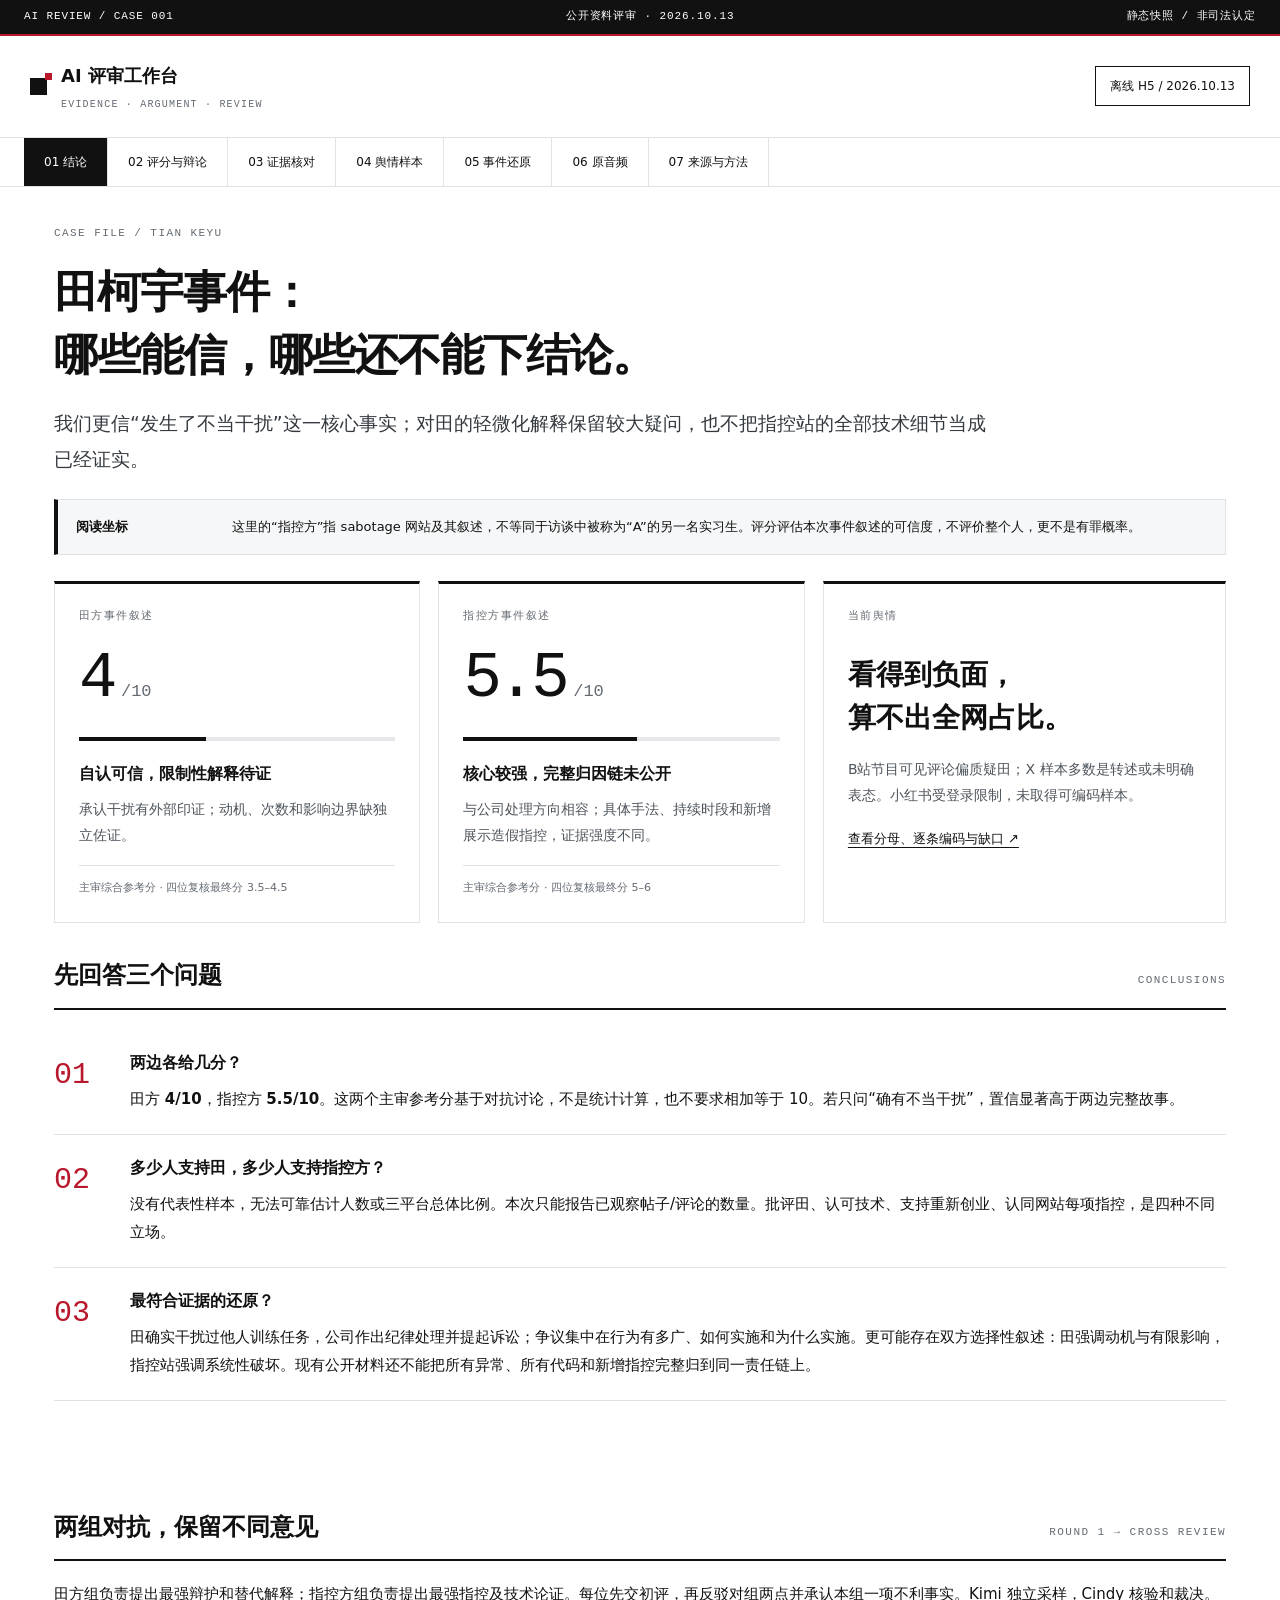
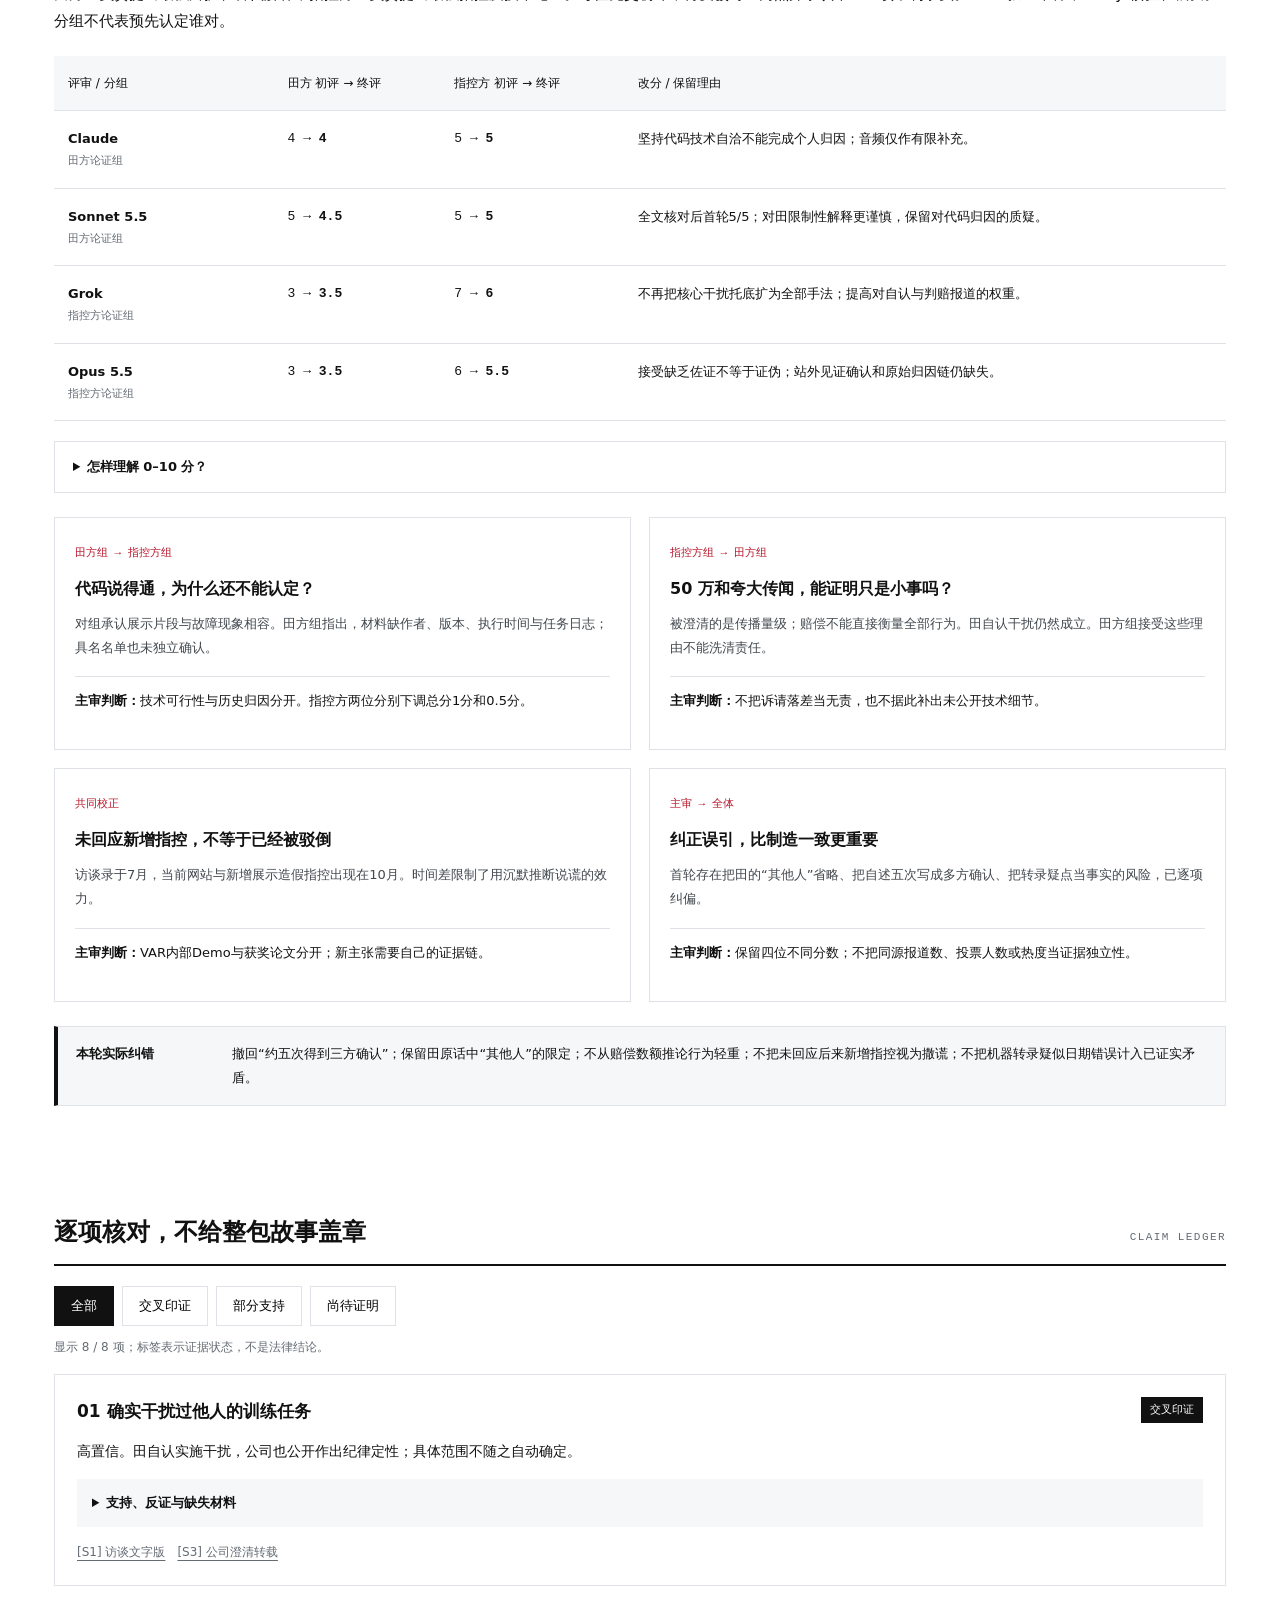
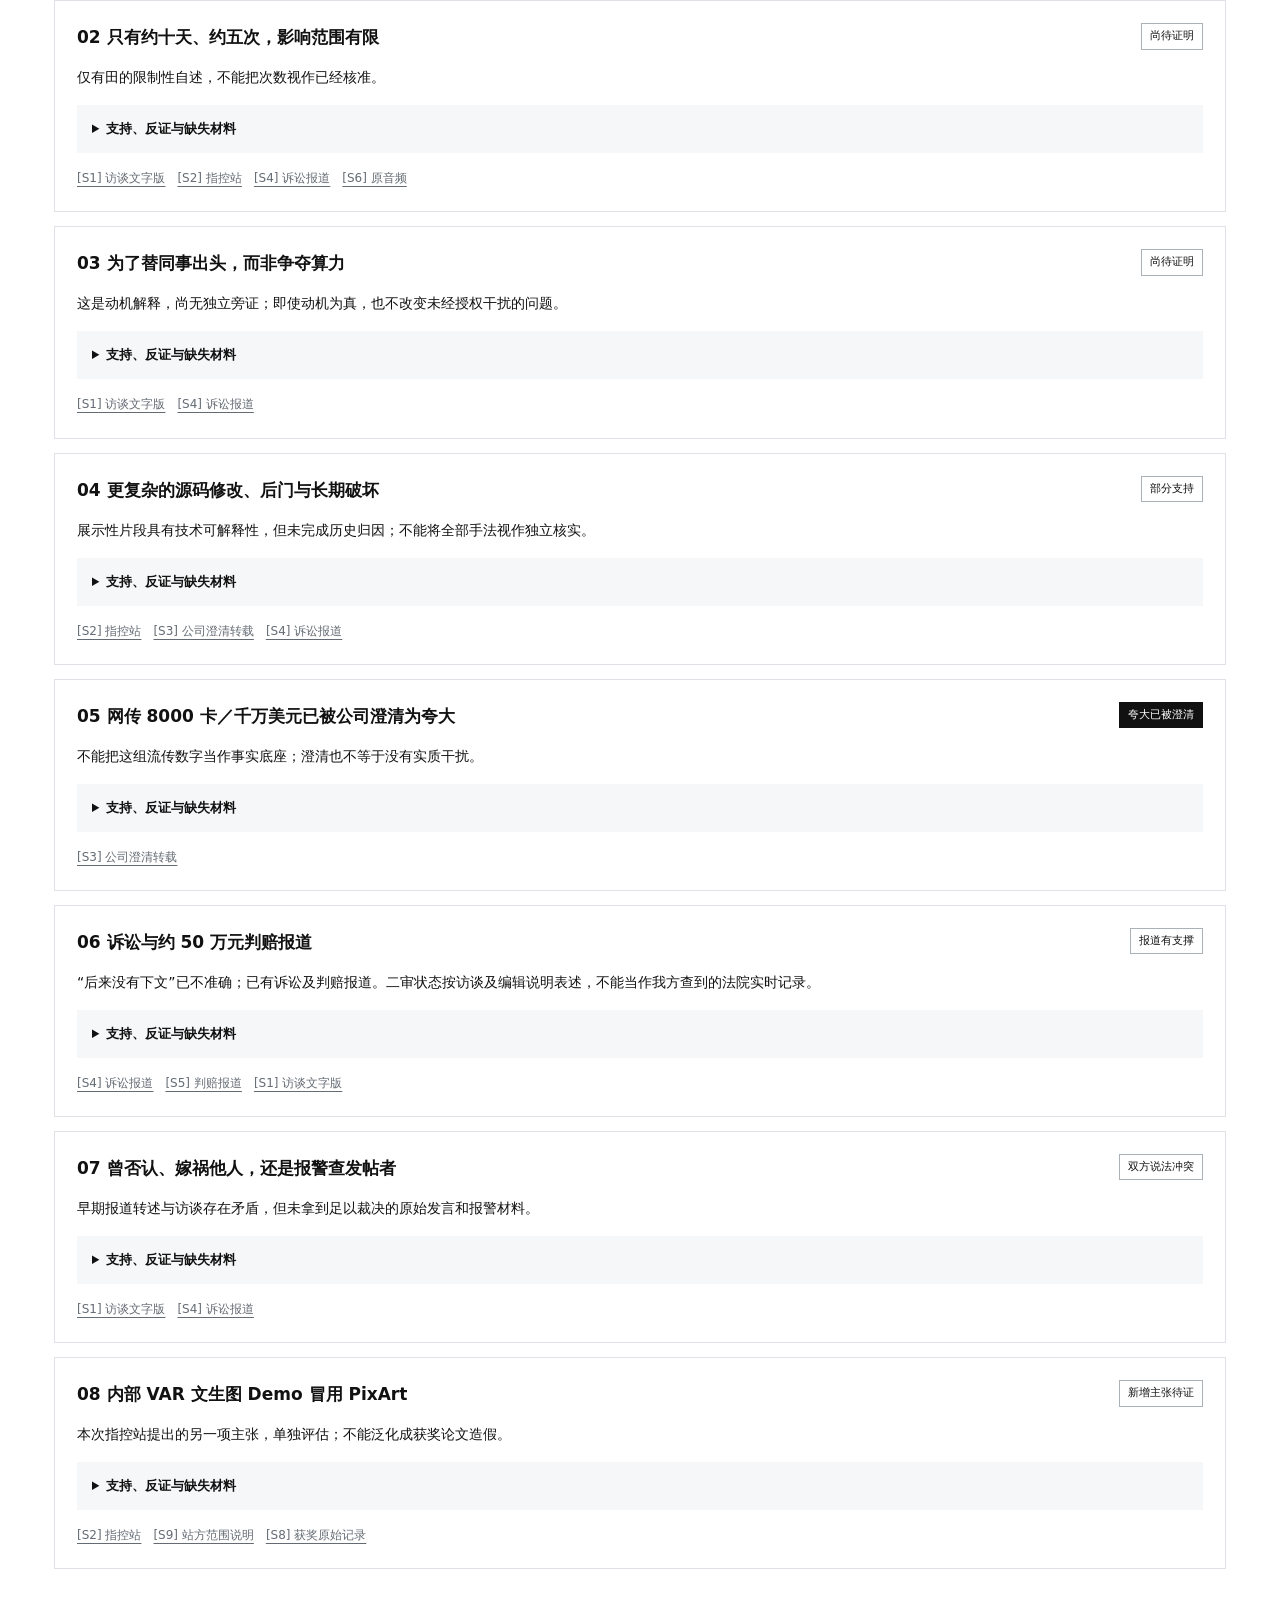
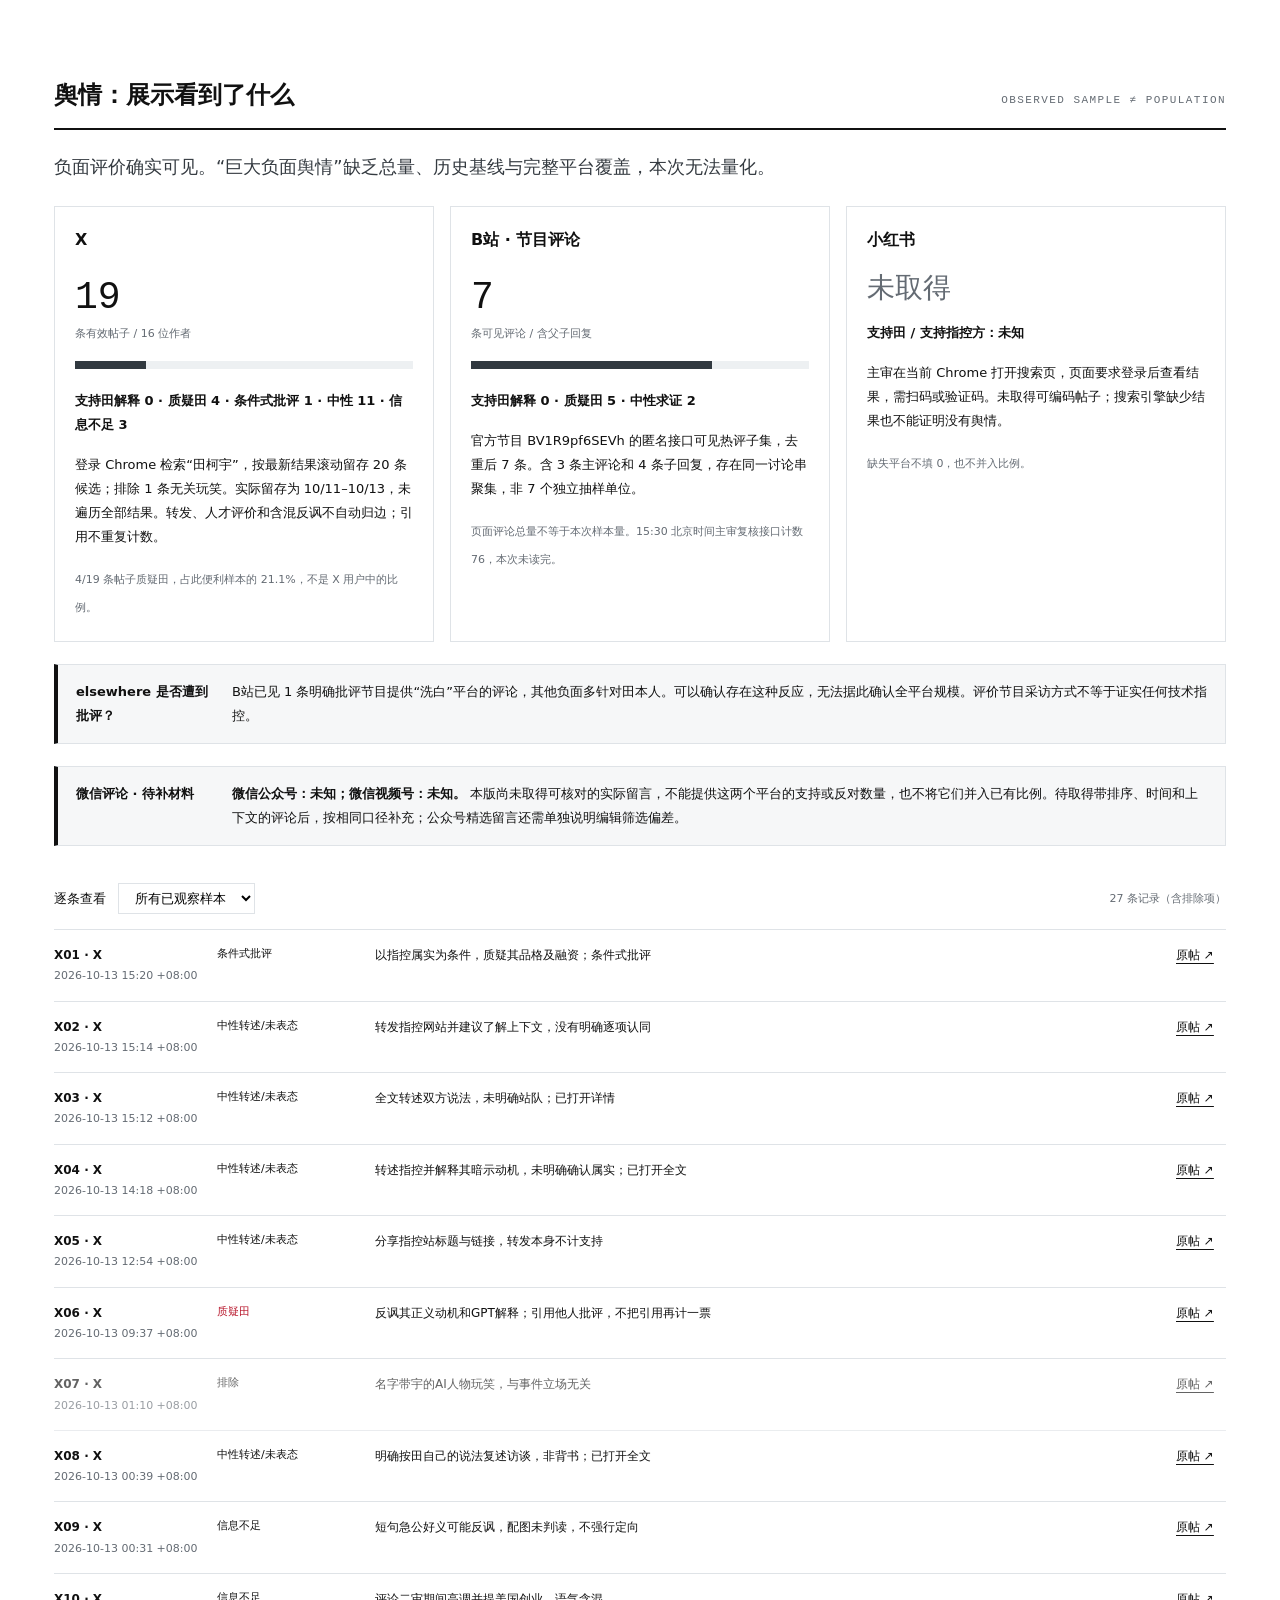
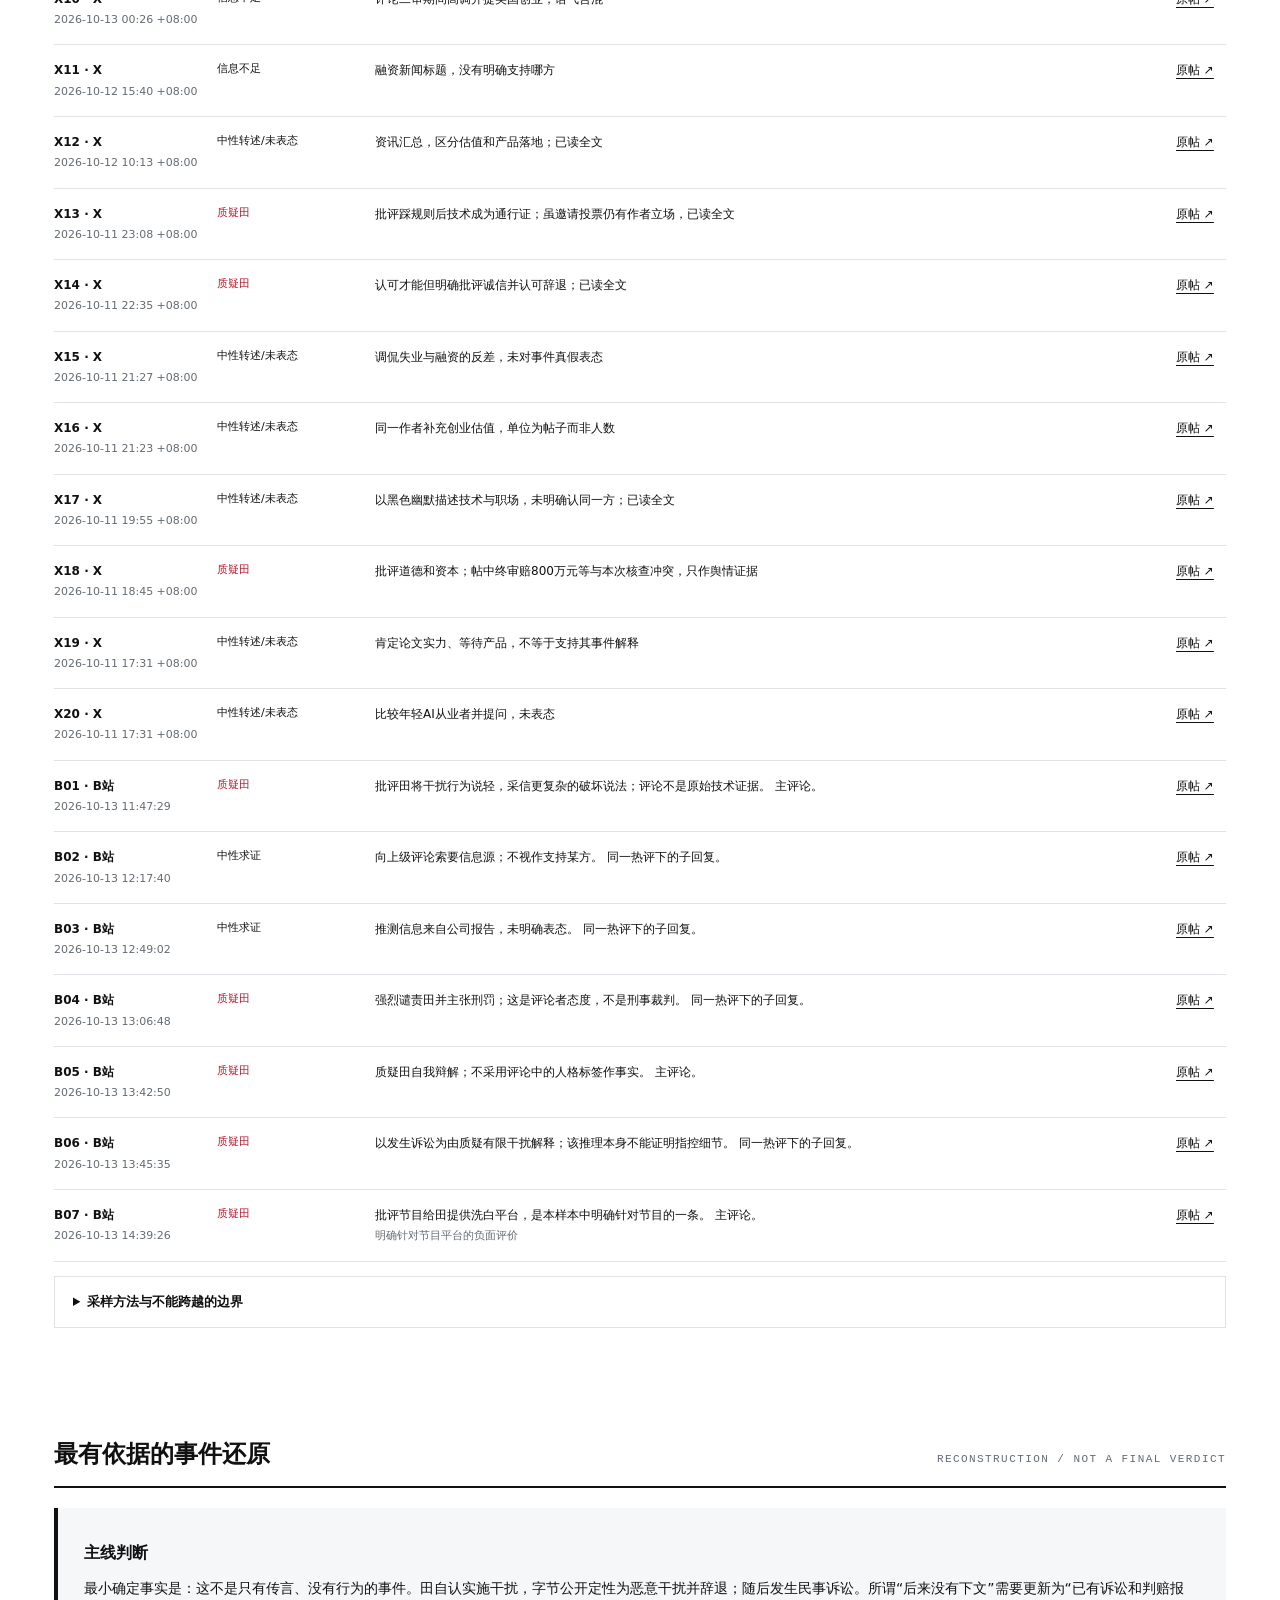
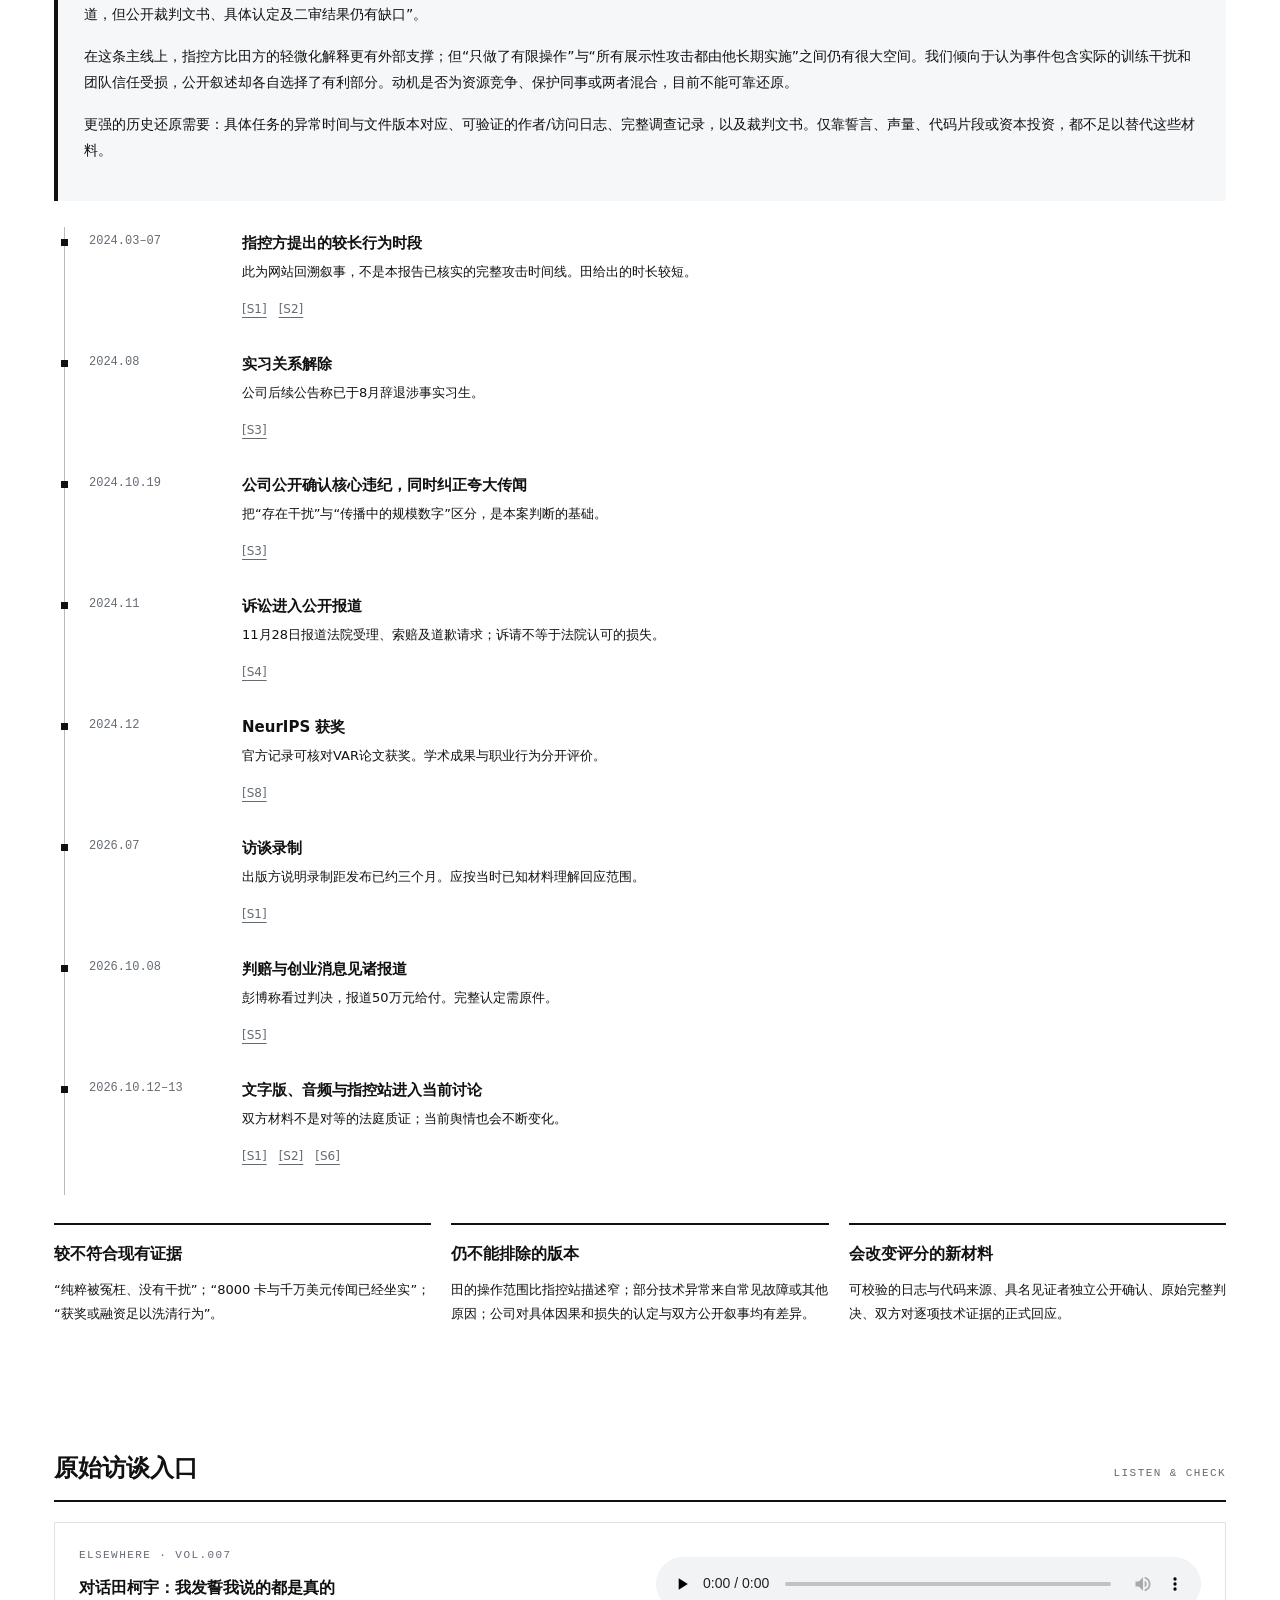
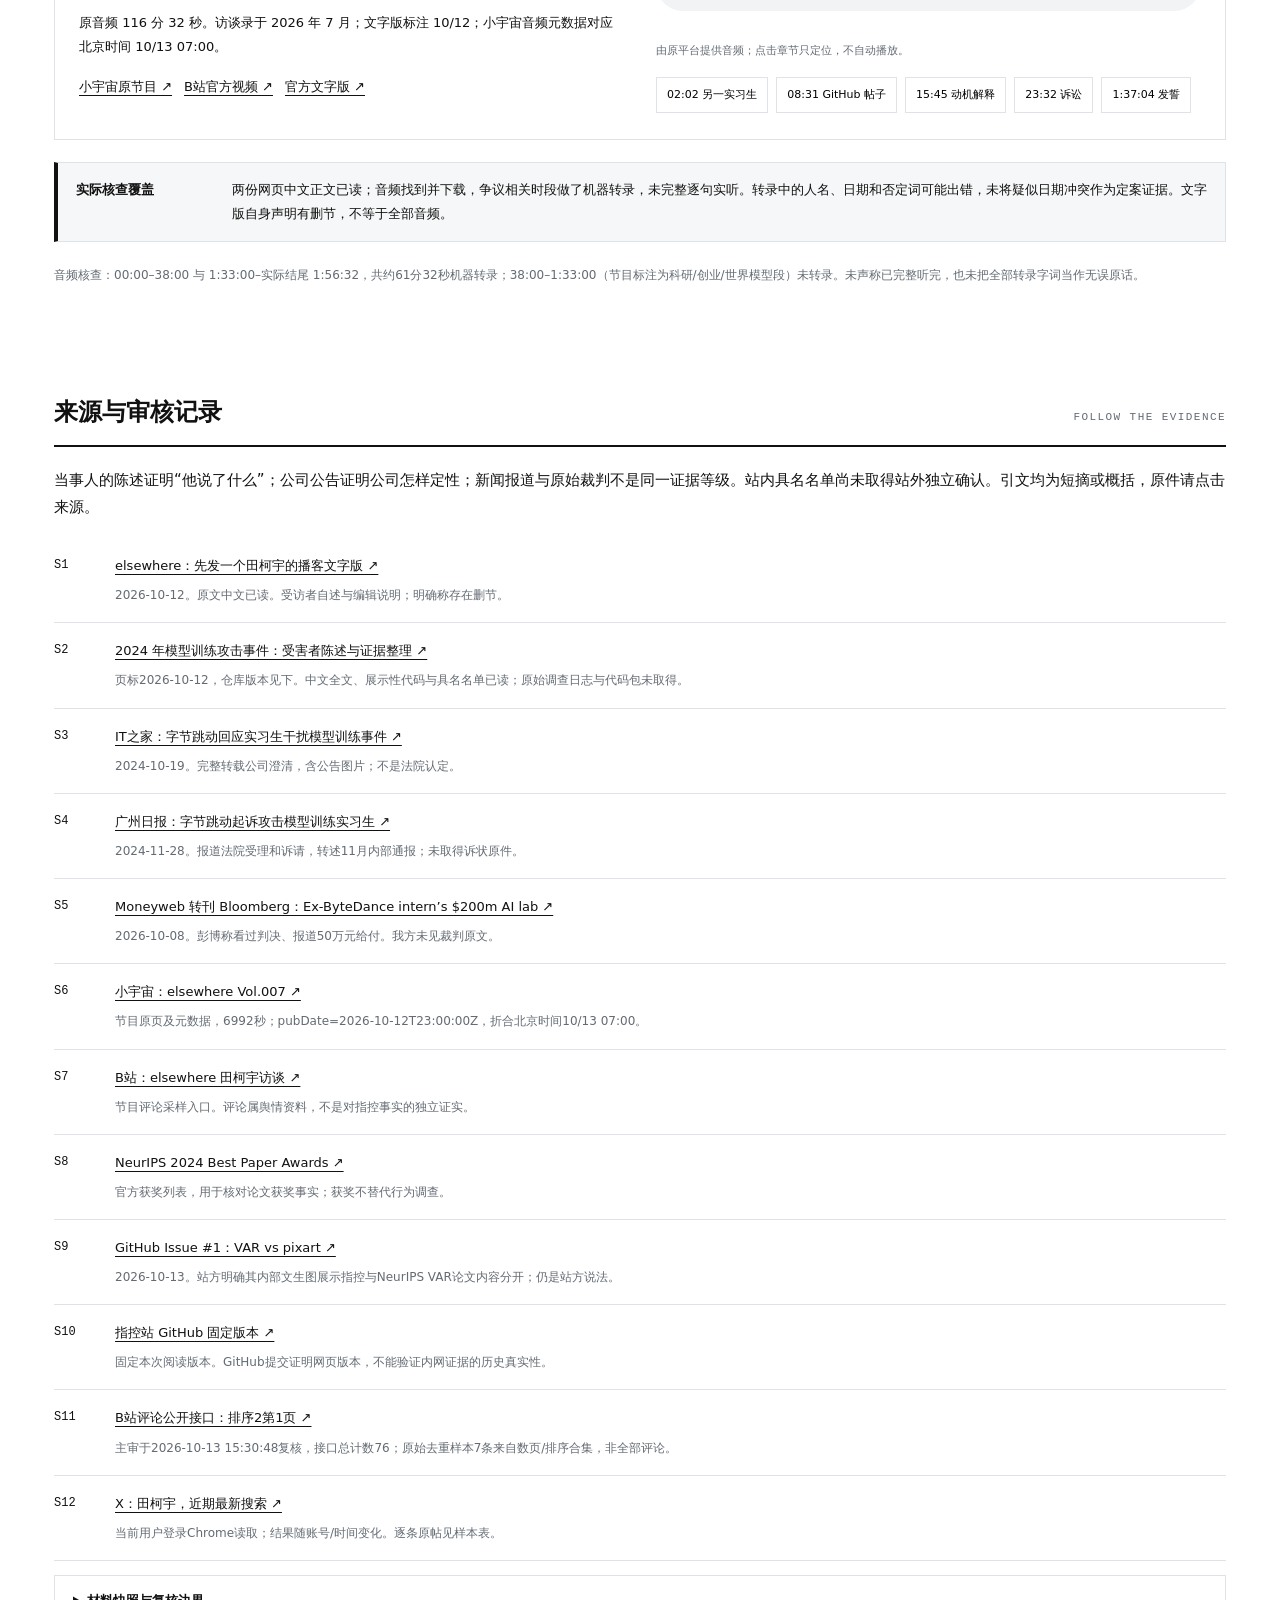
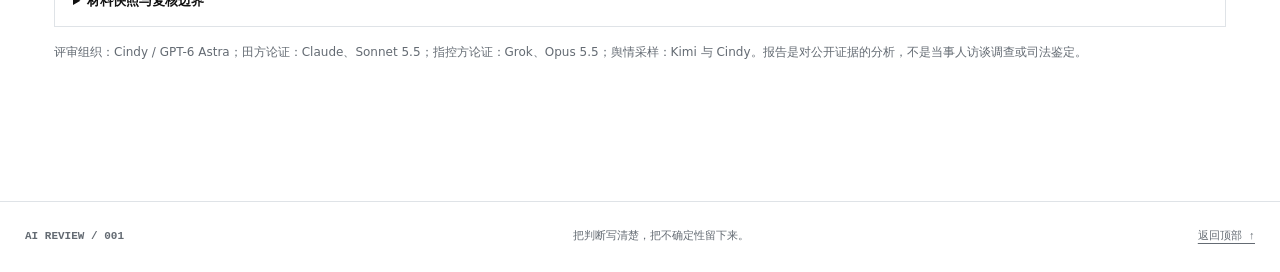
<file: archive/v1/offline.html>
<!doctype html>
<html lang="zh-CN"><head><meta charset="utf-8"><meta name="viewport" content="width=device-width,initial-scale=1"><meta name="theme-color" content="#111111"><meta name="description" content="田柯宇事件公开证据评审：双方评分、对抗审查、舆情样本与事件还原。"><title>田柯宇事件 · AI 评审工作台</title><style>:root{--ink:#111;--muted:#646b73;--line:#dfe3e7;--wash:#f6f7f8;--red:#b8172c;--mono:Consolas,'Courier New',monospace;--sans:'Microsoft YaHei','PingFang SC',system-ui,sans-serif}*{box-sizing:border-box}html{scroll-behavior:smooth;scroll-padding-top:80px}body{margin:0;background:#fff;color:var(--ink);font:15px/1.85 var(--sans)}a{color:inherit;text-underline-offset:4px}a:hover{color:var(--red)}button,select{font:inherit}button{cursor:pointer}a:focus-visible,button:focus-visible,select:focus-visible,summary:focus-visible{outline:3px solid var(--red);outline-offset:3px}.skip{position:absolute;left:-9999px}.skip:focus{left:12px;top:12px;background:#fff;z-index:100}.status{background:var(--ink);color:#fff;border-bottom:2px solid var(--red);padding:8px 24px;display:flex;justify-content:space-between;font:11px/1.6 var(--mono);letter-spacing:.08em}header{display:flex;align-items:center;justify-content:space-between;padding:23px 30px;border-bottom:1px solid var(--line);gap:16px}.brand{display:flex;align-items:center;gap:14px;font-weight:700;font-size:18px}.brand i{width:17px;height:17px;background:var(--ink);position:relative}.brand i:after{content:'';position:absolute;right:-5px;top:-5px;background:var(--red);width:7px;height:7px}.brand small{display:block;font:10px/1.8 var(--mono);letter-spacing:.12em;color:var(--muted);margin-top:4px}.outline{padding:8px 14px;border:1px solid var(--ink);text-decoration:none;font-size:12px;white-space:nowrap}nav{display:flex;position:sticky;top:0;z-index:10;padding:0 24px;background:#fff;border-bottom:1px solid var(--line);overflow-x:auto}nav a{font-size:12px;padding:13px 20px;white-space:nowrap;text-decoration:none;border-right:1px solid var(--line)}nav a:hover,nav a.active{background:var(--ink);color:#fff}main{max-width:1220px;padding:38px 24px 70px;margin:auto}section{margin-bottom:68px}section+section{padding-top:6px}.eyebrow,.section-head span{font:11px/1.6 var(--mono);letter-spacing:.13em;color:var(--muted)}h1{font-size:clamp(30px,3.4vw,47px);line-height:1.45;letter-spacing:-.025em;margin:18px 0;font-weight:650;max-width:1000px}h2{font-size:24px;line-height:1.55;margin:0}h3{font-size:16px;line-height:1.65;margin:10px 0}p{margin:10px 0 16px}.lead{max-width:950px;font-size:19px;line-height:1.9;color:#343a40}.small-lead{font-size:18px}.notice{display:grid;grid-template-columns:140px 1fr;border:1px solid var(--line);border-left:4px solid var(--ink);background:var(--wash);padding:15px 18px;gap:16px;font-size:13px;margin:22px 0}.notice b{font-size:13px}.hero-grid{display:grid;grid-template-columns:1fr 1fr 1.1fr;gap:18px;margin-top:26px}.metric{border:1px solid var(--line);padding:24px;min-width:0;border-top:3px solid var(--ink)}.metric p{font-size:14px;color:#4e555c}.metric small{display:block;border-top:1px solid var(--line);padding-top:12px;font-size:11px;color:var(--muted)}.big{font:64px/1.3 var(--mono);letter-spacing:-.07em;margin-top:12px}.big span{font:17px var(--mono);letter-spacing:0;color:var(--muted);margin-left:8px}.meter{height:4px;background:#e6e8eb;margin:16px 0 20px}.meter i{display:block;height:100%;background:var(--ink)}.summary h2{margin:27px 0 18px;font-size:28px}.summary a{font-size:13px}.section-head{display:flex;justify-content:space-between;align-items:baseline;gap:20px;border-bottom:2px solid var(--ink);padding-bottom:13px;margin:34px 0 20px}.section-head span{text-align:right}.answer-list article{display:grid;grid-template-columns:60px 1fr;gap:16px;padding:20px 0;border-bottom:1px solid var(--line)}.answer-list article>b{font:30px var(--mono);color:var(--red);padding-top:8px}.answer-list h3{margin-top:0}.answer-list p{margin-bottom:0}.score-table-wrap{overflow:auto;margin:20px 0}table{border-collapse:collapse;width:100%;text-align:left;font-size:13px}th,td{border-bottom:1px solid var(--line);padding:16px 14px;vertical-align:top}th{background:var(--wash);font-size:12px;font-weight:500}td:first-child{min-width:160px}td:nth-child(2),td:nth-child(3){white-space:nowrap;font-family:var(--mono)}.group{display:block;font-size:11px;color:var(--muted)}details{border:1px solid var(--line);padding:13px 18px;margin:14px 0;font-size:13px}summary{cursor:pointer;font-weight:600}details p{padding-top:4px;margin-bottom:8px}.debate-grid{display:grid;grid-template-columns:1fr 1fr;gap:18px;margin:24px 0}.debate{border:1px solid var(--line);padding:20px}.debate .who{font:11px var(--mono);color:var(--red)}.debate p{font-size:13px;color:#42484e}.debate .ruling{border-top:1px solid var(--line);padding-top:12px;color:var(--ink)}.filters{display:flex;gap:8px;flex-wrap:wrap}.filters button{background:#fff;border:1px solid var(--line);padding:7px 16px;font-size:13px}.filters .selected{background:var(--ink);color:#fff;border-color:var(--ink)}.filter-count{font-size:12px;color:var(--muted)}.claim{border:1px solid var(--line);padding:22px;margin:14px 0}.claim-head{display:flex;justify-content:space-between;gap:18px}.claim h3{margin:0;font-size:17px}.tag{white-space:nowrap;align-self:start;font-size:11px;border:1px solid #aab1b7;padding:2px 8px}.tag.strong{background:var(--ink);color:#fff;border-color:var(--ink)}.claim .assessment{font-size:14px;margin:14px 0}.claim details{background:var(--wash);border:0;margin:0;padding:12px 15px}.source-refs{font-size:12px;color:var(--muted);margin-top:14px;display:flex;gap:12px;flex-wrap:wrap}.platforms{display:grid;grid-template-columns:1fr 1fr 1fr;gap:16px;margin:22px 0}.platforms article{border:1px solid var(--line);padding:20px;min-width:0}.platforms h3{margin:0 0 16px}.platforms p{font-size:13px}.platforms small{font-size:11px;color:var(--muted)}.sample-big{font:38px/1.5 var(--mono);margin:10px 0}.sample-big small{display:block;font:11px var(--sans)}.samplebar{height:8px;background:#edf0f2;margin:20px 0}.samplebar i{height:100%;display:block;background:#313940}.muted{color:var(--muted);font-size:28px}.sample-toolbar{display:flex;gap:12px;align-items:center;border-bottom:1px solid var(--line);padding:15px 0;font-size:13px}.sample-toolbar select{padding:6px 12px;border:1px solid var(--line);background:white;max-width:180px}.sample-toolbar span{margin-left:auto;color:var(--muted);font-size:11px}.sample-row{display:grid;grid-template-columns:145px 140px 1fr 50px;gap:18px;padding:14px 0;border-bottom:1px solid var(--line);font-size:12px;align-items:start}.sample-row .meta{color:var(--muted);font-size:11px}.sample-row a{overflow-wrap:anywhere}.sample-row.excluded{opacity:.65}.stance{font-size:11px}.stance.critical{color:var(--red)}.sample-note{display:block;font-size:11px;color:var(--muted)}.reconstruction{padding:22px 26px;background:var(--wash);border-left:4px solid var(--ink)}.reconstruction p{font-size:14px}.timeline{border-left:1px solid #b4bbc2;margin:26px 0 28px 10px}.event{display:grid;grid-template-columns:135px 1fr;gap:18px;padding:4px 0 28px 24px;position:relative}.event:before{content:'';height:7px;width:7px;background:var(--ink);position:absolute;left:-4px;top:12px}.event time{font:12px/1.8 var(--mono);color:var(--muted)}.event h3{margin:0;font-size:15px}.event p{font-size:13px;margin:4px 0}.hypotheses{display:grid;grid-template-columns:repeat(3,1fr);gap:20px}.hypotheses article{border-top:2px solid var(--ink);padding-top:6px}.hypotheses p{font-size:13px}.audio-panel{display:grid;grid-template-columns:1fr 1fr;gap:32px;padding:24px;border:1px solid var(--line)}.audio-panel p{font-size:13px}.audio-links{display:flex;flex-wrap:wrap;gap:12px}audio{width:100%;margin:10px 0}.chapters{display:flex;flex-wrap:wrap;gap:8px}.chapters button{background:#fff;border:1px solid var(--line);font-size:11px;padding:7px 10px}#audio-status{font-size:11px;color:var(--muted)}.source{display:grid;grid-template-columns:45px 1fr;gap:16px;padding:16px 0;border-bottom:1px solid var(--line);font-size:13px}.source>b{font:12px var(--mono);padding-top:4px}.source p{margin:6px 0 0;font-size:12px;color:var(--muted)}.fine{font-size:12px;color:var(--muted)}code{font:11px var(--mono);overflow-wrap:anywhere}footer{display:flex;justify-content:space-between;gap:20px;border-top:1px solid var(--line);padding:25px;font:11px/1.8 var(--mono);color:var(--muted)}
@media(max-width:800px){.hero-grid,.platforms{grid-template-columns:1fr 1fr}.hero-grid>.summary,.platforms>article:last-child{grid-column:1/-1}.summary h2 br{display:none}.hypotheses{grid-template-columns:1fr}.audio-panel{grid-template-columns:1fr;gap:15px}.sample-row{grid-template-columns:110px 1fr 35px}.sample-row .stance{grid-column:2}.sample-row .reason{grid-column:1/3}.sample-row .origin{grid-column:3;grid-row:1/3}.status span:last-child{display:none}}
@media(max-width:520px){body{font-size:14px}.status{padding:9px 15px;font-size:9px;gap:15px}.status span:nth-child(2){text-align:right}header{padding:19px 17px}.brand{font-size:16px;gap:11px}.brand small{font-size:8px}.outline{font-size:11px;padding:7px 9px}nav{padding:0 8px}nav a{padding:13px 14px;font-size:11px}main{padding:25px 17px 40px}h1{font-size:30px;margin-top:14px}.lead{font-size:16px}.notice{grid-template-columns:1fr;gap:6px;padding:13px 14px;font-size:12px}.hero-grid,.platforms,.debate-grid{grid-template-columns:1fr;gap:14px}.hero-grid>.summary,.platforms>article:last-child{grid-column:auto}.metric{padding:21px}.big{font-size:54px}.summary h2{font-size:25px;margin:15px 0}.section-head{margin-top:28px;gap:10px}.section-head h2{font-size:20px}.section-head span{font-size:8px;max-width:105px}.answer-list article{grid-template-columns:32px 1fr;gap:12px}.answer-list article>b{font-size:24px}.answer-list h3{font-size:15px}.score-table-wrap{margin-left:-2px;margin-right:-2px}table{min-width:690px}.claim{padding:17px}.claim-head{flex-wrap:wrap;gap:8px}.claim h3{font-size:16px}.claim .assessment{font-size:13px}.event{grid-template-columns:1fr;gap:5px;padding-left:19px}.sample-toolbar{gap:8px}.sample-toolbar span{max-width:90px;text-align:right}.sample-row{gap:8px}.sample-row .reason{font-size:12px}.audio-panel{padding:18px}.reconstruction{padding:17px}.source{grid-template-columns:28px 1fr;gap:10px}.source a{overflow-wrap:anywhere}footer{padding:20px 17px;flex-wrap:wrap;font-size:10px}section{margin-bottom:45px}.filters button{padding:7px 10px;font-size:12px}}
@media(prefers-reduced-motion:reduce){html{scroll-behavior:auto}}@media print{nav,.filters,.outline,.chapters,audio,.sample-toolbar{display:none}.status{background:#fff;color:#111}section{break-inside:auto}.hero-grid,.platforms{display:block}.metric,.platforms article{margin-bottom:15px}.sample-row{break-inside:avoid}details{display:block}}
</style></head>
<body><a class="skip" href="#main">跳到正文</a>
<div class="status"><span>AI REVIEW / CASE 001</span><span>公开资料评审 · 2026.10.13</span><span>静态快照 / 非司法认定</span></div>
<header><div class="brand"><i></i><div>AI 评审工作台<small>EVIDENCE · ARGUMENT · REVIEW</small></div></div><span class="outline">离线 H5 / 2026.10.13</span></header>
<nav aria-label="报告导航"><a href="#verdict">01 结论</a><a href="#scores">02 评分与辩论</a><a href="#evidence">03 证据核对</a><a href="#sentiment">04 舆情样本</a><a href="#timeline">05 事件还原</a><a href="#audio">06 原音频</a><a href="#sources">07 来源与方法</a></nav>
<main id="main">
<section id="verdict"><div class="eyebrow">CASE FILE / TIAN KEYU</div><h1>田柯宇事件：<br>哪些能信，哪些还不能下结论。</h1><p class="lead">我们更信“发生了不当干扰”这一核心事实；对田的轻微化解释保留较大疑问，也不把指控站的全部技术细节当成已经证实。</p>
<div class="notice"><b>阅读坐标</b><span>这里的“指控方”指 sabotage 网站及其叙述，不等同于访谈中被称为“A”的另一名实习生。评分评估本次事件叙述的可信度，不评价整个人，更不是有罪概率。</span></div>
<div class="hero-grid"><article class="metric"><div class="eyebrow">田方事件叙述</div><div class="big">4<span>/10</span></div><div class="meter"><i style="width:40%"></i></div><h3>自认可信，限制性解释待证</h3><p>承认干扰有外部印证；动机、次数和影响边界缺独立佐证。</p><small>主审综合参考分 · 四位复核最终分 3.5–4.5</small></article>
<article class="metric"><div class="eyebrow">指控方事件叙述</div><div class="big">5.5<span>/10</span></div><div class="meter"><i style="width:55%"></i></div><h3>核心较强，完整归因链未公开</h3><p>与公司处理方向相容；具体手法、持续时段和新增展示造假指控，证据强度不同。</p><small>主审综合参考分 · 四位复核最终分 5–6</small></article>
<article class="metric summary"><div class="eyebrow">当前舆情</div><h2>看得到负面，<br>算不出全网占比。</h2><p>B站节目可见评论偏质疑田；X 样本多数是转述或未明确表态。小红书受登录限制，未取得可编码样本。</p><a href="#sentiment">查看分母、逐条编码与缺口 ↗</a></article></div>
<div class="section-head"><h2>先回答三个问题</h2><span>CONCLUSIONS</span></div>
<div class="answer-list"><article><b>01</b><div><h3>两边各给几分？</h3><p>田方 <strong>4/10</strong>，指控方 <strong>5.5/10</strong>。这两个主审参考分基于对抗讨论，不是统计计算，也不要求相加等于 10。若只问“确有不当干扰”，置信显著高于两边完整故事。</p></div></article><article><b>02</b><div><h3>多少人支持田，多少人支持指控方？</h3><p>没有代表性样本，无法可靠估计人数或三平台总体比例。本次只能报告已观察帖子/评论的数量。批评田、认可技术、支持重新创业、认同网站每项指控，是四种不同立场。</p></div></article><article><b>03</b><div><h3>最符合证据的还原？</h3><p>田确实干扰过他人训练任务，公司作出纪律处理并提起诉讼；争议集中在行为有多广、如何实施和为什么实施。更可能存在双方选择性叙述：田强调动机与有限影响，指控站强调系统性破坏。现有公开材料还不能把所有异常、所有代码和新增指控完整归到同一责任链上。</p></div></article></div>
</section>
<section id="scores"><div class="section-head"><h2>两组对抗，保留不同意见</h2><span>ROUND 1 → CROSS REVIEW</span></div><p>田方组负责提出最强辩护和替代解释；指控方组负责提出最强指控及技术论证。每位先交初评，再反驳对组两点并承认本组一项不利事实。Kimi 独立采样，Cindy 核验和裁决。分组不代表预先认定谁对。</p>
<div class="score-table-wrap"><table><thead><tr><th>评审 / 分组</th><th>田方 初评 → 终评</th><th>指控方 初评 → 终评</th><th>改分 / 保留理由</th></tr></thead><tbody id="score-rows"></tbody></table></div>
<details><summary>怎样理解 0–10 分？</summary><p>0 表示完全不相信该叙述；5 表示证据混合、关键点仍未解决；10 表示完全置信。本次是主观证据判断，综合考虑来源是否直接、是否有独立印证、替代解释能否排除、材料是否完整。没有经校准的概率模型；低分不等于已证伪，高分不等于每一细节都真。</p><p>主审采用 4 与 5.5，保留个体评分差异，不把多个 AI 的同意当作多份独立事实证据。各评审共享相同公开资料，误差会相关。</p></details>
<div class="debate-grid" id="debates"></div>
<div class="notice"><b>本轮实际纠错</b><span>撤回“约五次得到三方确认”；保留田原话中“其他人”的限定；不从赔偿数额推论行为轻重；不把未回应后来新增指控视为撒谎；不把机器转录疑似日期错误计入已证实矛盾。</span></div>
</section>
<section id="evidence"><div class="section-head"><h2>逐项核对，不给整包故事盖章</h2><span>CLAIM LEDGER</span></div><div class="filters" role="group" aria-label="证据筛选"><button class="selected" data-filter="all" aria-pressed="true">全部</button><button data-filter="strong" aria-pressed="false">交叉印证</button><button data-filter="partial" aria-pressed="false">部分支持</button><button data-filter="open" aria-pressed="false">尚待证明</button></div><p class="filter-count" aria-live="polite" id="claim-count"></p><div id="claims"></div></section>
<section id="sentiment"><div class="section-head"><h2>舆情：展示看到了什么</h2><span>OBSERVED SAMPLE ≠ POPULATION</span></div><p class="lead small-lead">负面评价确实可见。“巨大负面舆情”缺乏总量、历史基线与完整平台覆盖，本次无法量化。</p>
<div class="platforms"><article><h3>X</h3><div class="sample-big">19<small> 条有效帖子 / 16 位作者</small></div><div class="samplebar"><i style="width:21.0526%"></i></div><p><b>支持田解释 0 · 质疑田 4 · 条件式批评 1 · 中性 11 · 信息不足 3</b></p><p>登录 Chrome 检索“田柯宇”，按最新结果滚动留存 20 条候选；排除 1 条无关玩笑。实际留存为 10/11–10/13，未遍历全部结果。转发、人才评价和含混反讽不自动归边；引用不重复计数。</p><small>4/19 条帖子质疑田，占此便利样本的 21.1%，不是 X 用户中的比例。</small></article><article><h3>B站 · 节目评论</h3><div class="sample-big">7<small> 条可见评论 / 含父子回复</small></div><div class="samplebar"><i style="width:71.4286%"></i></div><p><b>支持田解释 0 · 质疑田 5 · 中性求证 2</b></p><p>官方节目 BV1R9pf6SEVh 的匿名接口可见热评子集，去重后 7 条。含 3 条主评论和 4 条子回复，存在同一讨论串聚集，非 7 个独立抽样单位。</p><small>页面评论总量不等于本次样本量。15:30 北京时间主审复核接口计数 76，本次未读完。</small></article><article><h3>小红书</h3><div class="sample-big muted">未取得</div><p><b>支持田 / 支持指控方：未知</b></p><p>主审在当前 Chrome 打开搜索页，页面要求登录后查看结果，需扫码或验证码。未取得可编码帖子；搜索引擎缺少结果也不能证明没有舆情。</p><small>缺失平台不填 0，也不并入比例。</small></article></div>
<div class="notice"><b>elsewhere 是否遭到批评？</b><span>B站已见 1 条明确批评节目提供“洗白”平台的评论，其他负面多针对田本人。可以确认存在这种反应，无法据此确认全平台规模。评价节目采访方式不等于证实任何技术指控。</span></div>
<div class="notice" id="wechat-pending"><b>微信评论 · 待补材料</b><span><strong>微信公众号：未知；微信视频号：未知。</strong> 本版尚未取得可核对的实际留言，不能提供这两个平台的支持或反对数量，也不将它们并入已有比例。待取得带排序、时间和上下文的评论后，按相同口径补充；公众号精选留言还需单独说明编辑筛选偏差。</span></div>
<div class="sample-toolbar"><label for="platform-select">逐条查看</label><select id="platform-select"><option value="all">所有已观察样本</option><option value="X">X</option><option value="B站">B站</option></select><span id="sample-count"></span></div><div id="sample-list"></div>
<details><summary>采样方法与不能跨越的边界</summary><p>采集日为 2026-10-13，时间均为北京时间。X 检索窗为 10/08 至 10/14（平台过滤边界），此次只读取滚动中留存的 20 条候选；长帖进入详情补全。B站为同一节目热评接口数页及排序结果的去重合集。两平台渠道、单位和曝光排序不同，因此不相加制造“三平台支持率”。</p><p>“质疑田”不代表认可指控站全部事实；条件式批评单列，未强行归边。计数单位是帖子/评论，不是人数；重复作者、讨论串、推荐算法和热评排序会放大部分观点。单一姓名检索会漏掉别称及英文写法；没有做点赞加权、机器人识别或概率抽样，不提供统计置信区间。样本中的错误事实仍可作为舆情观察，但不能进入事实证据链。</p><p>首轮检索混入 2024 年旧帖及微博内容，已从当前三平台结果剔除。未把零可见样本解释为零讨论。</p></details>
</section>
<section id="timeline"><div class="section-head"><h2>最有依据的事件还原</h2><span>RECONSTRUCTION / NOT A FINAL VERDICT</span></div><div class="reconstruction"><h3>主线判断</h3><p>最小确定事实是：这不是只有传言、没有行为的事件。田自认实施干扰，字节公开定性为恶意干扰并辞退；随后发生民事诉讼。所谓“后来没有下文”需要更新为“已有诉讼和判赔报道，但公开裁判文书、具体认定及二审结果仍有缺口”。</p><p>在这条主线上，指控方比田方的轻微化解释更有外部支撑；但“只做了有限操作”与“所有展示性攻击都由他长期实施”之间仍有很大空间。我们倾向于认为事件包含实际的训练干扰和团队信任受损，公开叙述却各自选择了有利部分。动机是否为资源竞争、保护同事或两者混合，目前不能可靠还原。</p><p>更强的历史还原需要：具体任务的异常时间与文件版本对应、可验证的作者/访问日志、完整调查记录，以及裁判文书。仅靠誓言、声量、代码片段或资本投资，都不足以替代这些材料。</p></div><div id="events" class="timeline"></div>
<div class="hypotheses"><article><h3>较不符合现有证据</h3><p>“纯粹被冤枉、没有干扰”；“8000 卡与千万美元传闻已经坐实”；“获奖或融资足以洗清行为”。</p></article><article><h3>仍不能排除的版本</h3><p>田的操作范围比指控站描述窄；部分技术异常来自常见故障或其他原因；公司对具体因果和损失的认定与双方公开叙事均有差异。</p></article><article><h3>会改变评分的新材料</h3><p>可校验的日志与代码来源、具名见证者独立公开确认、原始完整判决、双方对逐项技术证据的正式回应。</p></article></div>
</section>
<section id="audio"><div class="section-head"><h2>原始访谈入口</h2><span>LISTEN & CHECK</span></div><div class="audio-panel"><div><div class="eyebrow">ELSEWHERE · VOL.007</div><h3>对话田柯宇：我发誓我说的都是真的</h3><p>原音频 116 分 32 秒。访谈录于 2026 年 7 月；文字版标注 10/12；小宇宙音频元数据对应北京时间 10/13 07:00。</p><p class="audio-links"><a href="https://www.xiaoyuzhoufm.com/episode/6acd2c76e742e36efcc1fe3a" target="_blank" rel="noopener noreferrer">小宇宙原节目 ↗</a><a href="https://www.bilibili.com/video/BV1R9pf6SEVh" target="_blank" rel="noopener noreferrer">B站官方视频 ↗</a><a href="https://elsewhere.news/zh/elsewhere/posting-a-podcast-transcript-of-tian-keyu-first" target="_blank" rel="noopener noreferrer">官方文字版 ↗</a></p></div><div><audio id="podcast" controls preload="none" src="https://media.xyzcdn.net/68ff657d9c745a6e69da8fcf/lq719vhbMd1uwMt-RoSKRPPCNHtJ.m4a">当前浏览器不支持音频播放，请打开原节目。</audio><p id="audio-status" aria-live="polite">由原平台提供音频；点击章节只定位，不自动播放。</p><div class="chapters"><button data-time="122">02:02 另一实习生</button><button data-time="511">08:31 GitHub 帖子</button><button data-time="945">15:45 动机解释</button><button data-time="1412">23:32 诉讼</button><button data-time="5824">1:37:04 发誓</button></div></div></div><div class="notice"><b>实际核查覆盖</b><span>两份网页中文正文已读；音频找到并下载，争议相关时段做了机器转录，未完整逐句实听。转录中的人名、日期和否定词可能出错，未将疑似日期冲突作为定案证据。文字版自身声明有删节，不等于全部音频。</span></div><p id="audio-coverage" class="fine"></p></section>
<section id="sources"><div class="section-head"><h2>来源与审核记录</h2><span>FOLLOW THE EVIDENCE</span></div><p>当事人的陈述证明“他说了什么”；公司公告证明公司怎样定性；新闻报道与原始裁判不是同一证据等级。站内具名名单尚未取得站外独立确认。引文均为短摘或概括，原件请点击来源。</p><div id="source-list"></div><details><summary>材料快照与复核边界</summary><p>指控站核对版本：GitHub HEAD <code>4a1e3cb4af63ea7bd047974ed80658ebf90ac75b</code>（2026-10-13 14:31 北京时间提交）。网页会变化，本报告不自动更新。原始网页与采样记录在本地研究包留存；网页发布包不含会话、登录信息或私人文件。</p><p>没有访问内部集群、联系涉事人员、核验原始日志、取得完整诉状/判决书或完成全平台舆情普查。司法状态仅按已检索来源分层表述，不推定无人犯罪或有人犯罪。阅读这份报告应能找到支撑，也应看见缺口。</p></details><p class="fine">评审组织：Cindy / GPT-6 Astra；田方论证：Claude、Sonnet 5.5；指控方论证：Grok、Opus 5.5；舆情采样：Kimi 与 Cindy。报告是对公开证据的分析，不是当事人访谈调查或司法鉴定。</p></section>
</main><footer><b>AI REVIEW / 001</b><span>把判断写清楚，把不确定性留下来。</span><a href="#verdict">返回顶部 ↑</a></footer>
<script>const REPORT = {
  "date": "2026-10-13",
  "scores": {
    "tian": 4,
    "accusation": 5.5
  },
  "reviewers": [
    {
      "name": "Claude",
      "group": "田方论证组",
      "t0": 4,
      "t1": 4,
      "a0": 5,
      "a1": 5,
      "reason": "坚持代码技术自洽不能完成个人归因；音频仅作有限补充。"
    },
    {
      "name": "Sonnet 5.5",
      "group": "田方论证组",
      "t0": 5,
      "t1": 4.5,
      "a0": 5,
      "a1": 5,
      "reason": "全文核对后首轮5/5；对田限制性解释更谨慎，保留对代码归因的质疑。"
    },
    {
      "name": "Grok",
      "group": "指控方论证组",
      "t0": 3,
      "t1": 3.5,
      "a0": 7,
      "a1": 6,
      "reason": "不再把核心干扰托底扩为全部手法；提高对自认与判赔报道的权重。"
    },
    {
      "name": "Opus 5.5",
      "group": "指控方论证组",
      "t0": 3,
      "t1": 3.5,
      "a0": 6,
      "a1": 5.5,
      "reason": "接受缺乏佐证不等于证伪；站外见证确认和原始归因链仍缺失。"
    }
  ],
  "debates": [
    {
      "who": "田方组 → 指控方组",
      "title": "代码说得通，为什么还不能认定？",
      "argument": "对组承认展示片段与故障现象相容。田方组指出，材料缺作者、版本、执行时间与任务日志；具名名单也未独立确认。",
      "ruling": "技术可行性与历史归因分开。指控方两位分别下调总分1分和0.5分。"
    },
    {
      "who": "指控方组 → 田方组",
      "title": "50 万和夸大传闻，能证明只是小事吗？",
      "argument": "被澄清的是传播量级；赔偿不能直接衡量全部行为。田自认干扰仍然成立。田方组接受这些理由不能洗清责任。",
      "ruling": "不把诉请落差当无责，也不据此补出未公开技术细节。"
    },
    {
      "who": "共同校正",
      "title": "未回应新增指控，不等于已经被驳倒",
      "argument": "访谈录于7月，当前网站与新增展示造假指控出现在10月。时间差限制了用沉默推断说谎的效力。",
      "ruling": "VAR内部Demo与获奖论文分开；新主张需要自己的证据链。"
    },
    {
      "who": "主审 → 全体",
      "title": "纠正误引，比制造一致更重要",
      "argument": "首轮存在把田的“其他人”省略、把自述五次写成多方确认、把转录疑点当事实的风险，已逐项纠偏。",
      "ruling": "保留四位不同分数；不把同源报道数、投票人数或热度当证据独立性。"
    }
  ],
  "claims": [
    {
      "title": "01 确实干扰过他人的训练任务",
      "grade": "strong",
      "label": "交叉印证",
      "assessment": "高置信。田自认实施干扰，公司也公开作出纪律定性；具体范围不随之自动确定。",
      "support": "田在访谈承认干扰；2024公司声明确认恶意干扰研究项目并辞退。",
      "limit": "公司原公告未公开全部技术细节；田与公司对动机和程度的表述不同。",
      "missing": "完整调查与任务级因果记录。",
      "sources": [
        "S1",
        "S3"
      ]
    },
    {
      "title": "02 只有约十天、约五次，影响范围有限",
      "grade": "open",
      "label": "尚待证明",
      "assessment": "仅有田的限制性自述，不能把次数视作已经核准。",
      "support": "访谈给出可核查的次数和范围。",
      "limit": "媒体转述公司口径及指控站的时段更广；目前无法用原始记录裁决。语音识别的疑似日期冲突未作证据。",
      "missing": "账户操作日志、逐次受影响任务与持续时间。",
      "sources": [
        "S1",
        "S2",
        "S4",
        "S6"
      ]
    },
    {
      "title": "03 为了替同事出头，而非争夺算力",
      "grade": "open",
      "label": "尚待证明",
      "assessment": "这是动机解释，尚无独立旁证；即使动机为真，也不改变未经授权干扰的问题。",
      "support": "田给出团队资源争议背景。",
      "limit": "公司的资源分配不满口径与指控方推论都不能读取人的内心；可能有混合动机。",
      "missing": "事前沟通、资源规则和独立同事陈述。",
      "sources": [
        "S1",
        "S4"
      ]
    },
    {
      "title": "04 更复杂的源码修改、后门与长期破坏",
      "grade": "partial",
      "label": "部分支持",
      "assessment": "展示性片段具有技术可解释性，但未完成历史归因；不能将全部手法视作独立核实。",
      "support": "指控站展示代码与故障叙事，公司处理和田自认提供核心行为背景。",
      "limit": "“代码能造成异常”与“该人曾运行此代码造成该异常”是不同命题。共享环境中的访问记录、属主与时间链未公开。",
      "missing": "代码原件、版本签名、完整日志、对应受影响任务。",
      "sources": [
        "S2",
        "S3",
        "S4"
      ]
    },
    {
      "title": "05 网传 8000 卡／千万美元已被公司澄清为夸大",
      "grade": "strong",
      "label": "夸大已被澄清",
      "assessment": "不能把这组流传数字当作事实底座；澄清也不等于没有实质干扰。",
      "support": "公司公开称这组网传量级严重夸大。",
      "limit": "实际受影响规模和损失金额仍未由公开原件确定。",
      "missing": "损失核算、资源记录和司法采信范围。",
      "sources": [
        "S3"
      ]
    },
    {
      "title": "06 诉讼与约 50 万元判赔报道",
      "grade": "partial",
      "label": "报道有支撑",
      "assessment": "“后来没有下文”已不准确；已有诉讼及判赔报道。二审状态按访谈及编辑说明表述，不能当作我方查到的法院实时记录。",
      "support": "2024报道诉请800万元及合理支出；2026报道出现50万元判赔。",
      "limit": "我方未读判决书。不将工资与赔偿自行相加，不称刑事没收；不从数额较低推论无责或手段轻微。",
      "missing": "案号、完整裁判与最新二审材料。",
      "sources": [
        "S4",
        "S5",
        "S1"
      ]
    },
    {
      "title": "07 曾否认、嫁祸他人，还是报警查发帖者",
      "grade": "open",
      "label": "双方说法冲突",
      "assessment": "早期报道转述与访谈存在矛盾，但未拿到足以裁决的原始发言和报警材料。",
      "support": "媒体报道内部人士说法；田给出另一解释。",
      "limit": "报道同源转述不是多份独立证言；不能把未核实的身份指认扩散成事实。",
      "missing": "当时公开原帖、笔录和上下文完整记录。",
      "sources": [
        "S1",
        "S4"
      ]
    },
    {
      "title": "08 内部 VAR 文生图 Demo 冒用 PixArt",
      "grade": "open",
      "label": "新增主张待证",
      "assessment": "本次指控站提出的另一项主张，单独评估；不能泛化成获奖论文造假。",
      "support": "网站给出具体可检验的部署叙述。",
      "limit": "未取得部署包、当时演示留档或独立验证。站方另明确不评价NeurIPS VAR论文。7月访谈未回应10月新材料，不等于撒谎。",
      "missing": "原始部署、展示日志、模型身份验证与当事人专项回应。",
      "sources": [
        "S2",
        "S9",
        "S8"
      ]
    }
  ],
  "sources": [
    {
      "id": "S1",
      "short": "访谈文字版",
      "title": "elsewhere：先发一个田柯宇的播客文字版",
      "url": "https://elsewhere.news/zh/elsewhere/posting-a-podcast-transcript-of-tian-keyu-first",
      "note": "2026-10-12。原文中文已读。受访者自述与编辑说明；明确称存在删节。"
    },
    {
      "id": "S2",
      "short": "指控站",
      "title": "2024 年模型训练攻击事件：受害者陈述与证据整理",
      "url": "https://keyu-tian-sabotage.github.io/",
      "note": "页标2026-10-12，仓库版本见下。中文全文、展示性代码与具名名单已读；原始调查日志与代码包未取得。"
    },
    {
      "id": "S3",
      "short": "公司澄清转载",
      "title": "IT之家：字节跳动回应实习生干扰模型训练事件",
      "url": "https://www.ithome.com/0/803/562.htm",
      "note": "2024-10-19。完整转载公司澄清，含公告图片；不是法院认定。"
    },
    {
      "id": "S4",
      "short": "诉讼报道",
      "title": "广州日报：字节跳动起诉攻击模型训练实习生",
      "url": "https://news.dayoo.com/finance/202411/28/171077_54753014.htm",
      "note": "2024-11-28。报道法院受理和诉请，转述11月内部通报；未取得诉状原件。"
    },
    {
      "id": "S5",
      "short": "判赔报道",
      "title": "Moneyweb 转刊 Bloomberg：Ex-ByteDance intern’s $200m AI lab",
      "url": "https://www.moneyweb.co.za/news-fast-news/ex-bytedance-interns-200m-ai-lab-takes-on-fei-fei-li/",
      "note": "2026-10-08。彭博称看过判决、报道50万元给付。我方未见裁判原文。"
    },
    {
      "id": "S6",
      "short": "原音频",
      "title": "小宇宙：elsewhere Vol.007",
      "url": "https://www.xiaoyuzhoufm.com/episode/6acd2c76e742e36efcc1fe3a",
      "note": "节目原页及元数据，6992秒；pubDate=2026-10-12T23:00:00Z，折合北京时间10/13 07:00。"
    },
    {
      "id": "S7",
      "short": "官方视频",
      "title": "B站：elsewhere 田柯宇访谈",
      "url": "https://www.bilibili.com/video/BV1R9pf6SEVh",
      "note": "节目评论采样入口。评论属舆情资料，不是对指控事实的独立证实。"
    },
    {
      "id": "S8",
      "short": "获奖原始记录",
      "title": "NeurIPS 2024 Best Paper Awards",
      "url": "https://media.neurips.cc/Conferences/NeurIPS2024/NeurIPS2024_Best_Paper_Awards.pdf",
      "note": "官方获奖列表，用于核对论文获奖事实；获奖不替代行为调查。"
    },
    {
      "id": "S9",
      "short": "站方范围说明",
      "title": "GitHub Issue #1：VAR vs pixart",
      "url": "https://github.com/keyu-tian-sabotage/keyu-tian-sabotage.github.io/issues/1",
      "note": "2026-10-13。站方明确其内部文生图展示指控与NeurIPS VAR论文内容分开；仍是站方说法。"
    },
    {
      "id": "S10",
      "short": "版本记录",
      "title": "指控站 GitHub 固定版本",
      "url": "https://github.com/keyu-tian-sabotage/keyu-tian-sabotage.github.io/tree/4a1e3cb4af63ea7bd047974ed80658ebf90ac75b",
      "note": "固定本次阅读版本。GitHub提交证明网页版本，不能验证内网证据的历史真实性。"
    },
    {
      "id": "S11",
      "short": "B站复核接口",
      "title": "B站评论公开接口：排序2第1页",
      "url": "https://api.bilibili.com/x/v2/reply?type=1&oid=117430059795263&sort=2&ps=20&pn=1",
      "note": "主审于2026-10-13 15:30:48复核，接口总计数76；原始去重样本7条来自数页/排序合集，非全部评论。"
    },
    {
      "id": "S12",
      "short": "X采样入口",
      "title": "X：田柯宇，近期最新搜索",
      "url": "https://x.com/search?q=%22%E7%94%B0%E6%9F%AF%E5%AE%87%22%20since%3A2026-10-08%20until%3A2026-10-14&src=typed_query&f=live",
      "note": "当前用户登录Chrome读取；结果随账号/时间变化。逐条原帖见样本表。"
    }
  ],
  "samples": [
    {
      "id": "X01",
      "author": "Charles77xixi",
      "url": "https://x.com/Charles77xixi/status/2109907119826952390",
      "time": "2026-10-13 15:20 +08:00",
      "stance": "条件式批评",
      "reason": "以指控属实为条件，质疑其品格及融资；条件式批评",
      "negative_elsewhere": false,
      "platform": "X"
    },
    {
      "id": "X02",
      "author": "jakevin7",
      "url": "https://x.com/jakevin7/status/2109905576746799427",
      "time": "2026-10-13 15:14 +08:00",
      "stance": "中性转述/未表态",
      "reason": "转发指控网站并建议了解上下文，没有明确逐项认同",
      "negative_elsewhere": false,
      "platform": "X"
    },
    {
      "id": "X03",
      "author": "0xLogicrw",
      "url": "https://x.com/0xLogicrw/status/2109905005142777963",
      "time": "2026-10-13 15:12 +08:00",
      "stance": "中性转述/未表态",
      "reason": "全文转述双方说法，未明确站队；已打开详情",
      "negative_elsewhere": false,
      "platform": "X"
    },
    {
      "id": "X04",
      "author": "0xTykoo",
      "url": "https://x.com/0xTykoo/status/2109891456597205354",
      "time": "2026-10-13 14:18 +08:00",
      "stance": "中性转述/未表态",
      "reason": "转述指控并解释其暗示动机，未明确确认属实；已打开全文",
      "negative_elsewhere": false,
      "platform": "X"
    },
    {
      "id": "X05",
      "author": "rollrollyuan",
      "url": "https://x.com/rollrollyuan/status/2109870408086487109",
      "time": "2026-10-13 12:54 +08:00",
      "stance": "中性转述/未表态",
      "reason": "分享指控站标题与链接，转发本身不计支持",
      "negative_elsewhere": false,
      "platform": "X"
    },
    {
      "id": "X06",
      "author": "feiyuxiaothu",
      "url": "https://x.com/feiyuxiaothu/status/2109820886723506422",
      "time": "2026-10-13 09:37 +08:00",
      "stance": "质疑田",
      "reason": "反讽其正义动机和GPT解释；引用他人批评，不把引用再计一票",
      "negative_elsewhere": false,
      "platform": "X"
    },
    {
      "id": "X07",
      "author": "fan_zhengjia",
      "url": "https://x.com/fan_zhengjia/status/2109693091783626936",
      "time": "2026-10-13 01:10 +08:00",
      "stance": "排除",
      "reason": "名字带宇的AI人物玩笑，与事件立场无关",
      "negative_elsewhere": false,
      "platform": "X"
    },
    {
      "id": "X08",
      "author": "0xTykoo",
      "url": "https://x.com/0xTykoo/status/2109685397148320257",
      "time": "2026-10-13 00:39 +08:00",
      "stance": "中性转述/未表态",
      "reason": "明确按田自己的说法复述访谈，非背书；已打开全文",
      "negative_elsewhere": false,
      "platform": "X"
    },
    {
      "id": "X09",
      "author": "yongleluo",
      "url": "https://x.com/yongleluo/status/2109683260733428182",
      "time": "2026-10-13 00:31 +08:00",
      "stance": "信息不足",
      "reason": "短句急公好义可能反讽，配图未判读，不强行定向",
      "negative_elsewhere": false,
      "platform": "X"
    },
    {
      "id": "X10",
      "author": "0xTykoo",
      "url": "https://x.com/0xTykoo/status/2109682237952450792",
      "time": "2026-10-13 00:26 +08:00",
      "stance": "信息不足",
      "reason": "评论二审期间高调并提美国创业，语气含混",
      "negative_elsewhere": false,
      "platform": "X"
    },
    {
      "id": "X11",
      "author": "xiongdabang",
      "url": "https://x.com/xiongdabang/status/2109549631155671416",
      "time": "2026-10-12 15:40 +08:00",
      "stance": "信息不足",
      "reason": "融资新闻标题，没有明确支持哪方",
      "negative_elsewhere": false,
      "platform": "X"
    },
    {
      "id": "X12",
      "author": "Ocean_Yu1",
      "url": "https://x.com/Ocean_Yu1/status/2109467583363924028",
      "time": "2026-10-12 10:13 +08:00",
      "stance": "中性转述/未表态",
      "reason": "资讯汇总，区分估值和产品落地；已读全文",
      "negative_elsewhere": false,
      "platform": "X"
    },
    {
      "id": "X13",
      "author": "nbklsi",
      "url": "https://x.com/nbklsi/status/2109299992514986074",
      "time": "2026-10-11 23:08 +08:00",
      "stance": "质疑田",
      "reason": "批评踩规则后技术成为通行证；虽邀请投票仍有作者立场，已读全文",
      "negative_elsewhere": false,
      "platform": "X"
    },
    {
      "id": "X14",
      "author": "weichonginsight",
      "url": "https://x.com/weichonginsight/status/2109291909877547070",
      "time": "2026-10-11 22:35 +08:00",
      "stance": "质疑田",
      "reason": "认可才能但明确批评诚信并认可辞退；已读全文",
      "negative_elsewhere": false,
      "platform": "X"
    },
    {
      "id": "X15",
      "author": "Jjay399306Jjay",
      "url": "https://x.com/Jjay399306Jjay/status/2109274706478309660",
      "time": "2026-10-11 21:27 +08:00",
      "stance": "中性转述/未表态",
      "reason": "调侃失业与融资的反差，未对事件真假表态",
      "negative_elsewhere": false,
      "platform": "X"
    },
    {
      "id": "X16",
      "author": "Jjay399306Jjay",
      "url": "https://x.com/Jjay399306Jjay/status/2109273741108896172",
      "time": "2026-10-11 21:23 +08:00",
      "stance": "中性转述/未表态",
      "reason": "同一作者补充创业估值，单位为帖子而非人数",
      "negative_elsewhere": false,
      "platform": "X"
    },
    {
      "id": "X17",
      "author": "KarlaJohns53492",
      "url": "https://x.com/KarlaJohns53492/status/2109251627878432924",
      "time": "2026-10-11 19:55 +08:00",
      "stance": "中性转述/未表态",
      "reason": "以黑色幽默描述技术与职场，未明确认同一方；已读全文",
      "negative_elsewhere": false,
      "platform": "X"
    },
    {
      "id": "X18",
      "author": "gpsma2025",
      "url": "https://x.com/gpsma2025/status/2109233935603667247",
      "time": "2026-10-11 18:45 +08:00",
      "stance": "质疑田",
      "reason": "批评道德和资本；帖中终审赔800万元等与本次核查冲突，只作舆情证据",
      "negative_elsewhere": false,
      "platform": "X"
    },
    {
      "id": "X19",
      "author": "_luckyj888",
      "url": "https://x.com/_luckyj888/status/2109215335576641746",
      "time": "2026-10-11 17:31 +08:00",
      "stance": "中性转述/未表态",
      "reason": "肯定论文实力、等待产品，不等于支持其事件解释",
      "negative_elsewhere": false,
      "platform": "X"
    },
    {
      "id": "X20",
      "author": "W2679966465",
      "url": "https://x.com/W2679966465/status/2109215272636932170",
      "time": "2026-10-11 17:31 +08:00",
      "stance": "中性转述/未表态",
      "reason": "比较年轻AI从业者并提问，未表态",
      "negative_elsewhere": false,
      "platform": "X"
    },
    {
      "id": "B01",
      "platform": "B站",
      "time": "2026-10-13 11:47:29",
      "stance": "质疑田",
      "url": "https://www.bilibili.com/video/BV1R9pf6SEVh#reply316914699377",
      "reason": "批评田将干扰行为说轻，采信更复杂的破坏说法；评论不是原始技术证据。 主评论。",
      "negative_elsewhere": false
    },
    {
      "id": "B02",
      "platform": "B站",
      "time": "2026-10-13 12:17:40",
      "stance": "中性求证",
      "url": "https://www.bilibili.com/video/BV1R9pf6SEVh#reply320554798384",
      "reason": "向上级评论索要信息源；不视作支持某方。 同一热评下的子回复。",
      "negative_elsewhere": false
    },
    {
      "id": "B03",
      "platform": "B站",
      "time": "2026-10-13 12:49:02",
      "stance": "中性求证",
      "url": "https://www.bilibili.com/video/BV1R9pf6SEVh#reply320558097936",
      "reason": "推测信息来自公司报告，未明确表态。 同一热评下的子回复。",
      "negative_elsewhere": false
    },
    {
      "id": "B04",
      "platform": "B站",
      "time": "2026-10-13 13:06:48",
      "stance": "质疑田",
      "url": "https://www.bilibili.com/video/BV1R9pf6SEVh#reply320559739056",
      "reason": "强烈谴责田并主张刑罚；这是评论者态度，不是刑事裁判。 同一热评下的子回复。",
      "negative_elsewhere": false
    },
    {
      "id": "B05",
      "platform": "B站",
      "time": "2026-10-13 13:42:50",
      "stance": "质疑田",
      "url": "https://www.bilibili.com/video/BV1R9pf6SEVh#reply320562811344",
      "reason": "质疑田自我辩解；不采用评论中的人格标签作事实。 主评论。",
      "negative_elsewhere": false
    },
    {
      "id": "B06",
      "platform": "B站",
      "time": "2026-10-13 13:45:35",
      "stance": "质疑田",
      "url": "https://www.bilibili.com/video/BV1R9pf6SEVh#reply320563049856",
      "reason": "以发生诉讼为由质疑有限干扰解释；该推理本身不能证明指控细节。 同一热评下的子回复。",
      "negative_elsewhere": false
    },
    {
      "id": "B07",
      "platform": "B站",
      "time": "2026-10-13 14:39:26",
      "stance": "质疑田",
      "url": "https://www.bilibili.com/video/BV1R9pf6SEVh#reply316929058177",
      "reason": "批评节目给田提供洗白平台，是本样本中明确针对节目的一条。 主评论。",
      "negative_elsewhere": true
    }
  ],
  "events": [
    {
      "date": "2024.03–07",
      "title": "指控方提出的较长行为时段",
      "text": "此为网站回溯叙事，不是本报告已核实的完整攻击时间线。田给出的时长较短。",
      "sources": [
        "S1",
        "S2"
      ]
    },
    {
      "date": "2024.08",
      "title": "实习关系解除",
      "text": "公司后续公告称已于8月辞退涉事实习生。",
      "sources": [
        "S3"
      ]
    },
    {
      "date": "2024.10.19",
      "title": "公司公开确认核心违纪，同时纠正夸大传闻",
      "text": "把“存在干扰”与“传播中的规模数字”区分，是本案判断的基础。",
      "sources": [
        "S3"
      ]
    },
    {
      "date": "2024.11",
      "title": "诉讼进入公开报道",
      "text": "11月28日报道法院受理、索赔及道歉请求；诉请不等于法院认可的损失。",
      "sources": [
        "S4"
      ]
    },
    {
      "date": "2024.12",
      "title": "NeurIPS 获奖",
      "text": "官方记录可核对VAR论文获奖。学术成果与职业行为分开评价。",
      "sources": [
        "S8"
      ]
    },
    {
      "date": "2026.07",
      "title": "访谈录制",
      "text": "出版方说明录制距发布已约三个月。应按当时已知材料理解回应范围。",
      "sources": [
        "S1"
      ]
    },
    {
      "date": "2026.10.08",
      "title": "判赔与创业消息见诸报道",
      "text": "彭博称看过判决，报道50万元给付。完整认定需原件。",
      "sources": [
        "S5"
      ]
    },
    {
      "date": "2026.10.12–13",
      "title": "文字版、音频与指控站进入当前讨论",
      "text": "双方材料不是对等的法庭质证；当前舆情也会不断变化。",
      "sources": [
        "S1",
        "S2",
        "S6"
      ]
    }
  ],
  "audioCoverage": "音频核查：00:00–38:00 与 1:33:00–实际结尾 1:56:32，共约61分32秒机器转录；38:00–1:33:00（节目标注为科研/创业/世界模型段）未转录。未声称已完整听完，也未把全部转录字词当作无误原话。"
};
</script><script>const $=s=>document.querySelector(s);
const esc=s=>String(s).replace(/[&<>"']/g,c=>({'&':'&amp;','<':'&lt;','>':'&gt;','"':'&quot;',"'":'&#39;'}[c]));
const link=(u,t)=>`<a href="${esc(u)}" target="_blank" rel="noopener noreferrer">${esc(t)}</a>`;
$('#score-rows').innerHTML=REPORT.reviewers.map(r=>`<tr><td><b>${esc(r.name)}</b><span class="group">${esc(r.group)}</span></td><td>${r.t0} → <b>${r.t1}</b></td><td>${r.a0} → <b>${r.a1}</b></td><td>${esc(r.reason)}</td></tr>`).join('');
$('#debates').innerHTML=REPORT.debates.map(d=>`<article class="debate"><span class="who">${esc(d.who)}</span><h3>${esc(d.title)}</h3><p>${esc(d.argument)}</p><p class="ruling"><b>主审判断：</b>${esc(d.ruling)}</p></article>`).join('');
function claims(filter='all'){const a=REPORT.claims.filter(c=>filter==='all'||c.grade===filter);$('#claim-count').textContent=`显示 ${a.length} / ${REPORT.claims.length} 项；标签表示证据状态，不是法律结论。`;$('#claims').innerHTML=a.map(c=>`<article class="claim"><div class="claim-head"><h3>${esc(c.title)}</h3><span class="tag ${c.grade}">${esc(c.label)}</span></div><p class="assessment">${esc(c.assessment)}</p><details><summary>支持、反证与缺失材料</summary><p><b>支持：</b>${esc(c.support)}</p><p><b>限制：</b>${esc(c.limit)}</p><p><b>还缺：</b>${esc(c.missing)}</p></details><div class="source-refs">${c.sources.map(id=>`<a href="#src-${id}">[${id}] ${esc(REPORT.sources.find(s=>s.id===id).short)}</a>`).join('')}</div></article>`).join('');}
document.querySelectorAll('[data-filter]').forEach(b=>b.addEventListener('click',()=>{document.querySelectorAll('[data-filter]').forEach(x=>{x.classList.toggle('selected',x===b);x.setAttribute('aria-pressed',String(x===b));});claims(b.dataset.filter);}));claims();
function samples(){const platform=$('#platform-select').value;const a=REPORT.samples.filter(s=>platform==='all'||s.platform===platform);$('#sample-count').textContent=`${a.length} 条记录（含排除项）`;$('#sample-list').innerHTML=a.map(s=>`<article class="sample-row ${s.stance==='排除'?'excluded':''}"><div><b>${esc(s.id)} · ${esc(s.platform)}</b><div class="meta">${esc(s.time)}</div></div><div class="stance ${s.stance.startsWith('质疑')?'critical':''}">${esc(s.stance)}</div><div class="reason">${esc(s.reason)}${s.negative_elsewhere?'<span class="sample-note">明确针对节目平台的负面评价</span>':''}</div><div class="origin">${link(s.url,'原帖 ↗')}</div></article>`).join('');}$('#platform-select').addEventListener('change',samples);samples();
$('#events').innerHTML=REPORT.events.map(e=>`<article class="event"><time>${esc(e.date)}</time><div><h3>${esc(e.title)}</h3><p>${esc(e.text)}</p><div class="source-refs">${e.sources.map(id=>`<a href="#src-${id}">[${id}]</a>`).join('')}</div></div></article>`).join('');
$('#source-list').innerHTML=REPORT.sources.map(s=>`<article class="source" id="src-${s.id}"><b>${s.id}</b><div>${link(s.url,s.title+' ↗')}<p>${esc(s.note)}</p></div></article>`).join('');
$('#audio-coverage').textContent=REPORT.audioCoverage;
const player=$('#podcast');let requestedTime=null;document.querySelectorAll('[data-time]').forEach(b=>b.addEventListener('click',()=>{requestedTime=Number(b.dataset.time);if(player.readyState>0)player.currentTime=requestedTime;else player.load();$('#audio-status').textContent=`已选择 ${b.textContent}；请点播放收听。`;}));player.addEventListener('loadedmetadata',()=>{if(requestedTime!==null)player.currentTime=requestedTime;});player.addEventListener('error',()=>{$('#audio-status').textContent='原平台音频暂不可直接加载，请使用小宇宙或 B站原节目链接。';});
const observer=new IntersectionObserver(items=>{items.filter(x=>x.isIntersecting).forEach(x=>{document.querySelectorAll('nav a').forEach(a=>a.classList.toggle('active',a.hash==='#'+x.target.id));});},{rootMargin:'-10% 0px -70% 0px'});document.querySelectorAll('main>section').forEach(s=>observer.observe(s));
</script></body></html>
</file>
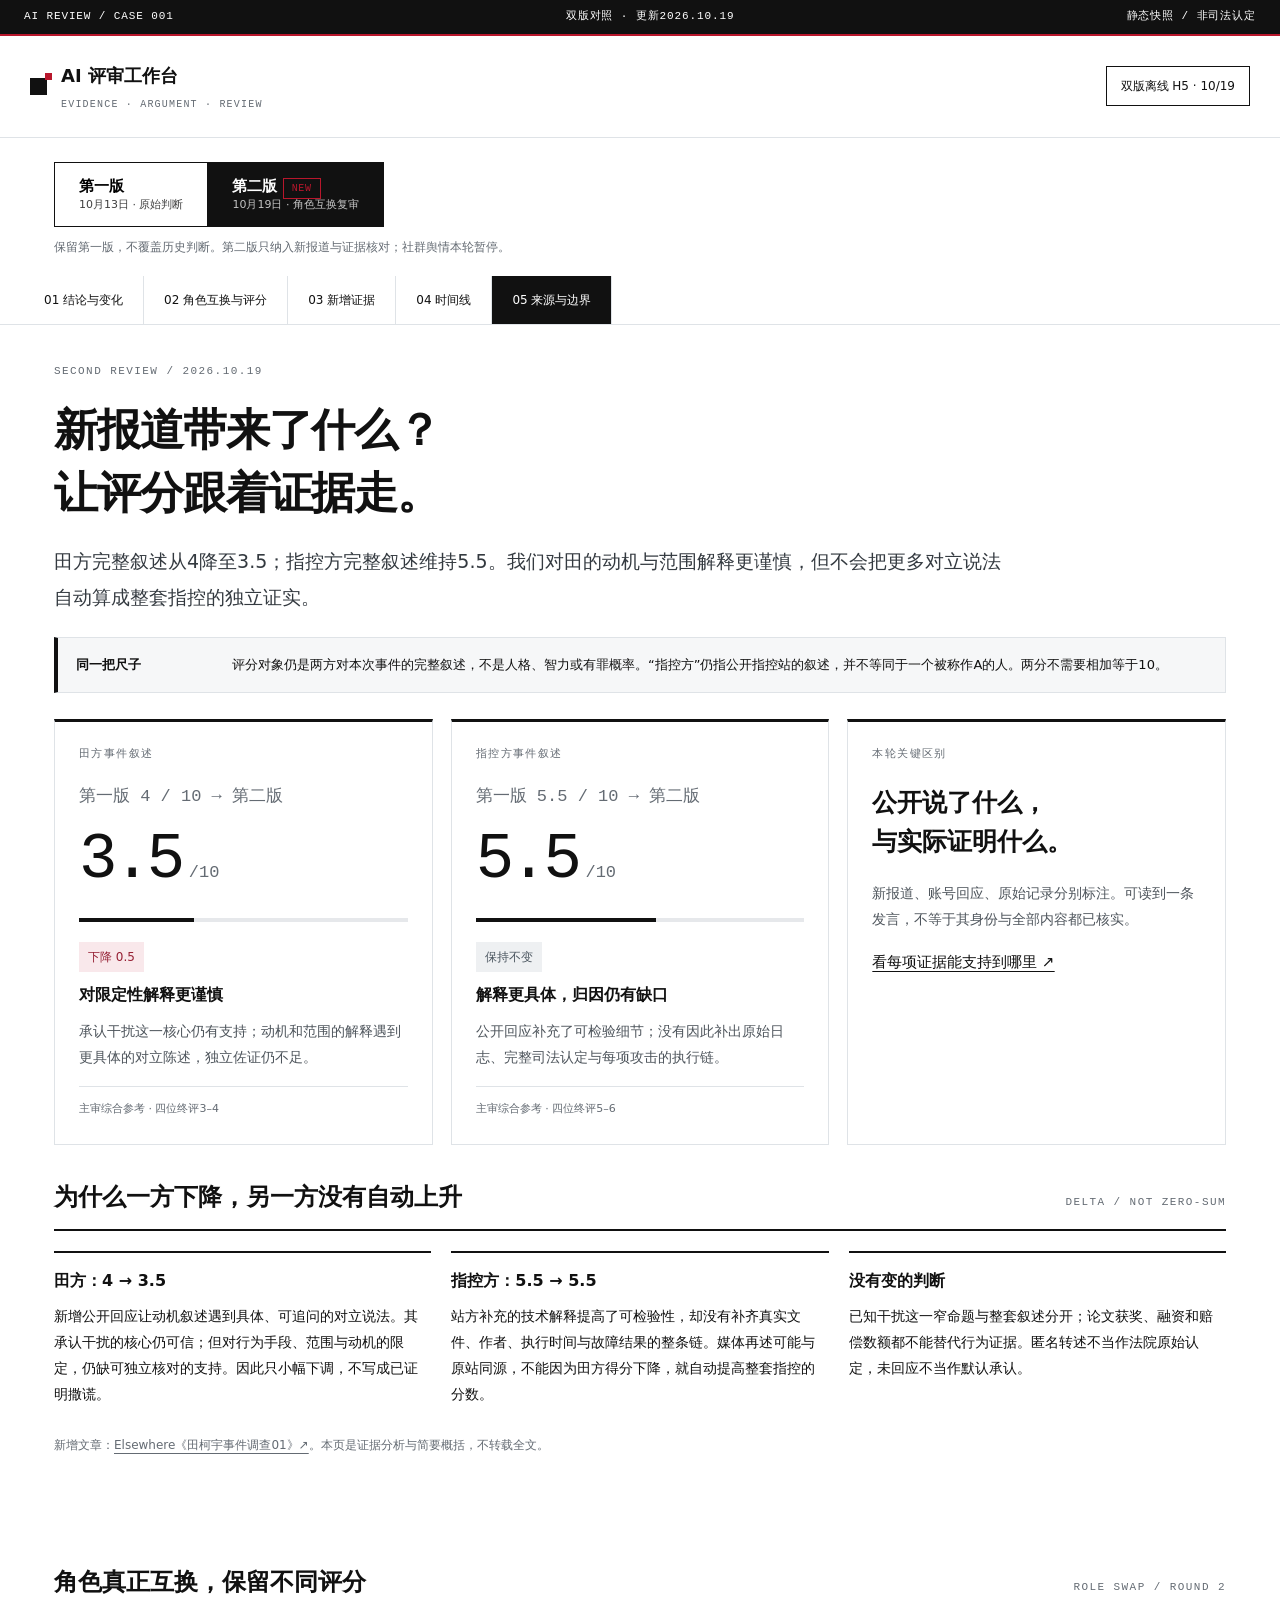
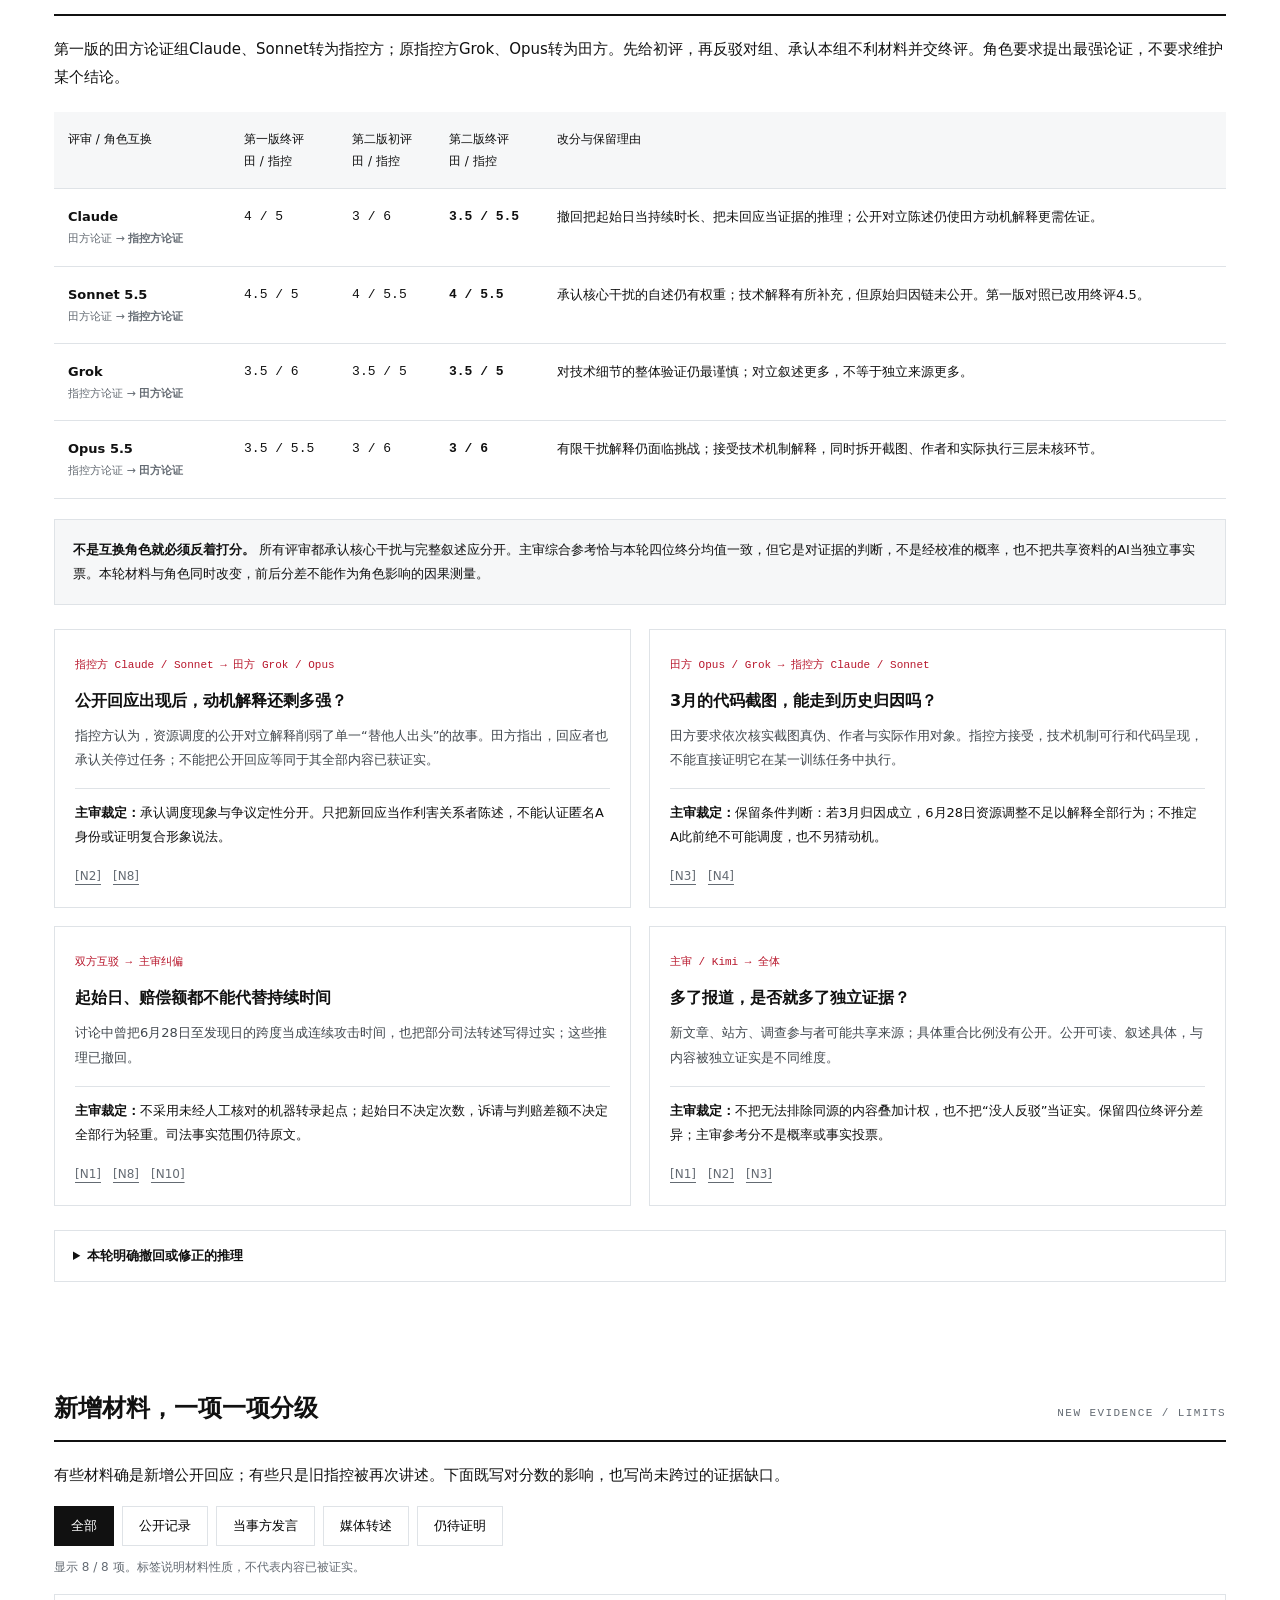
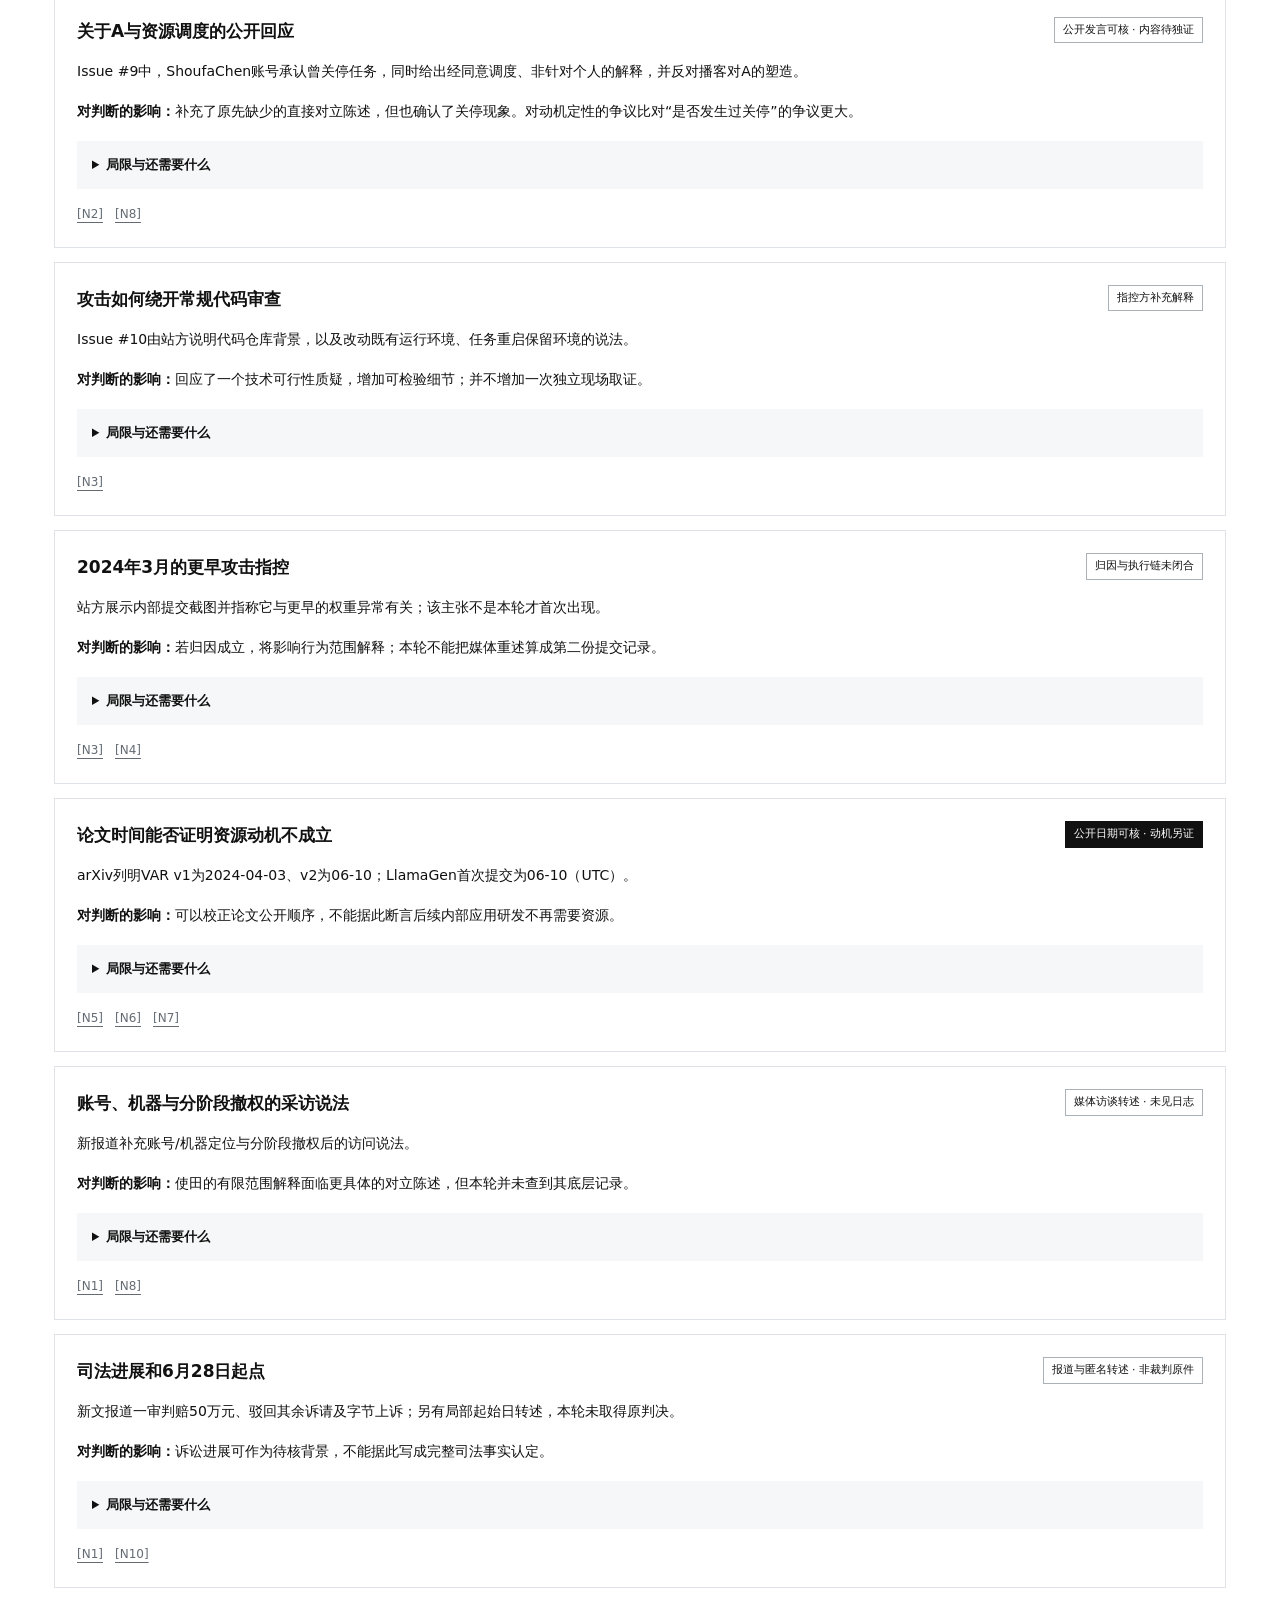
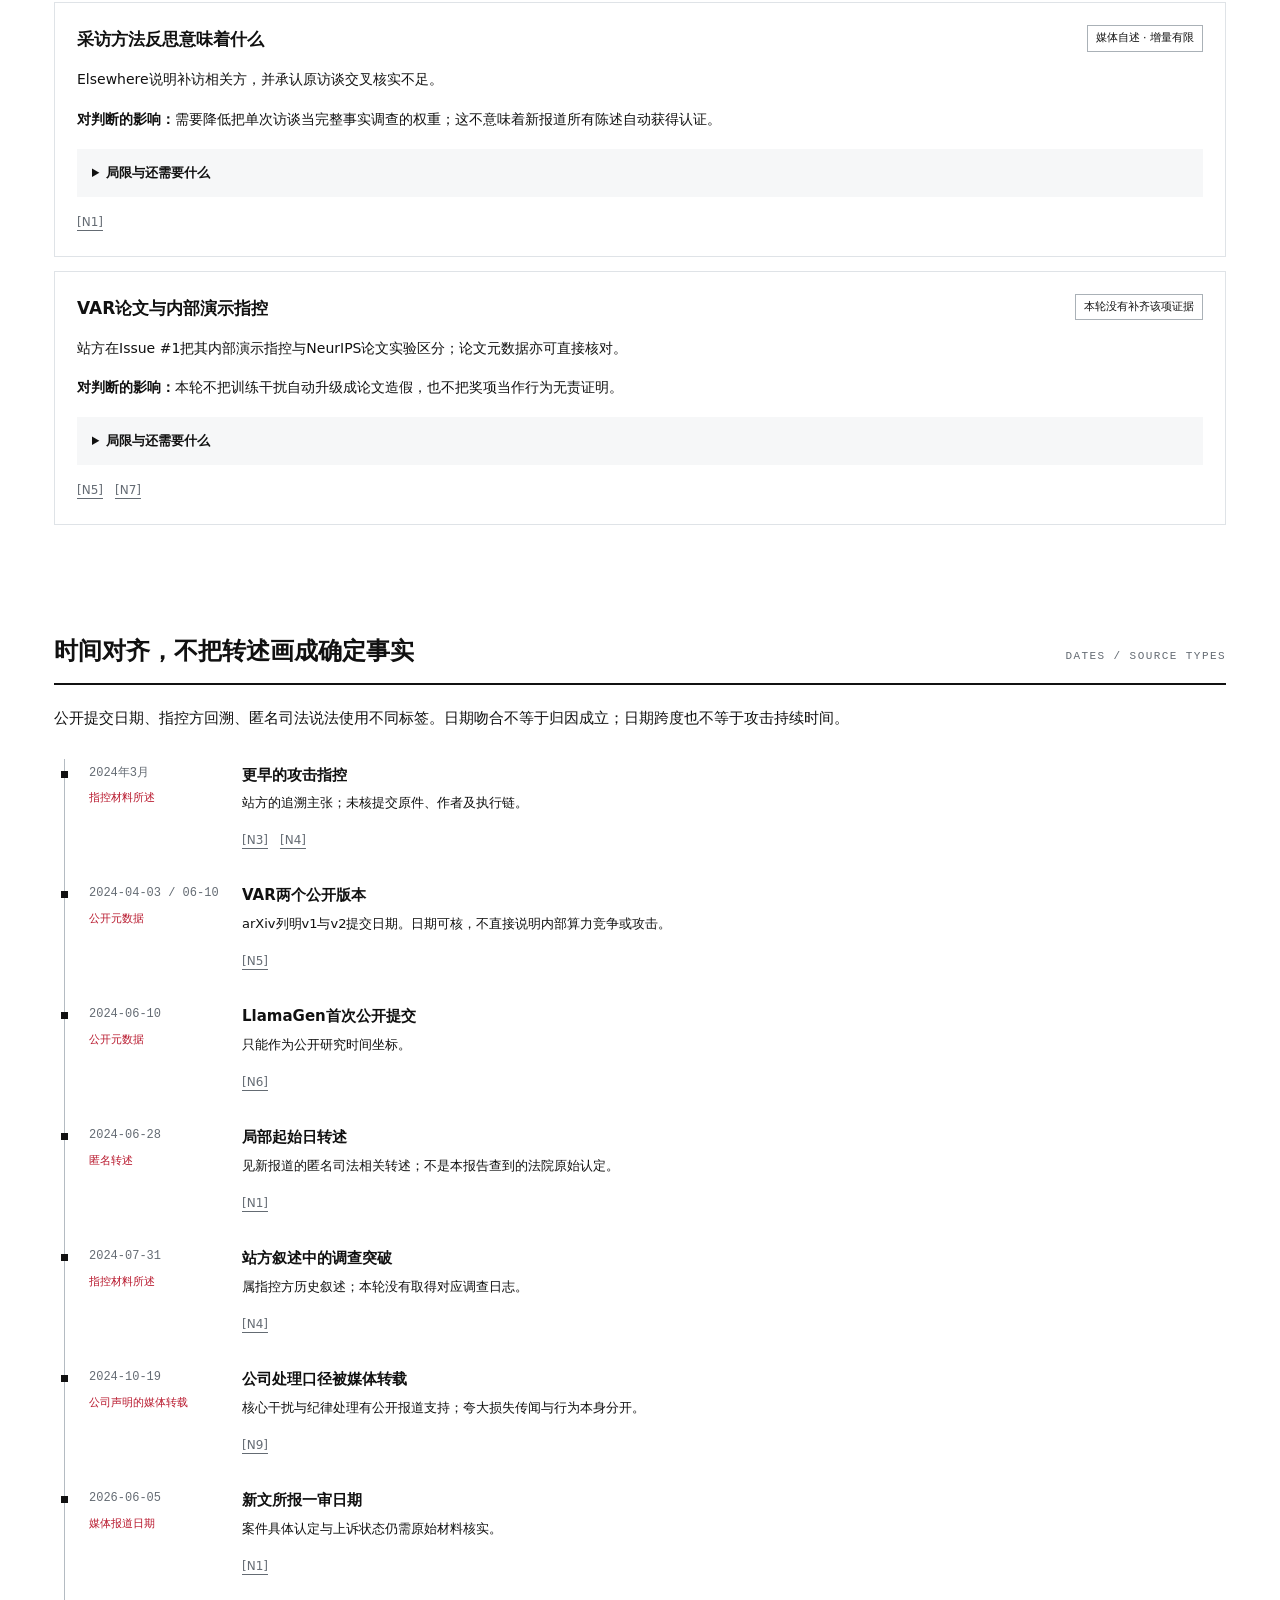
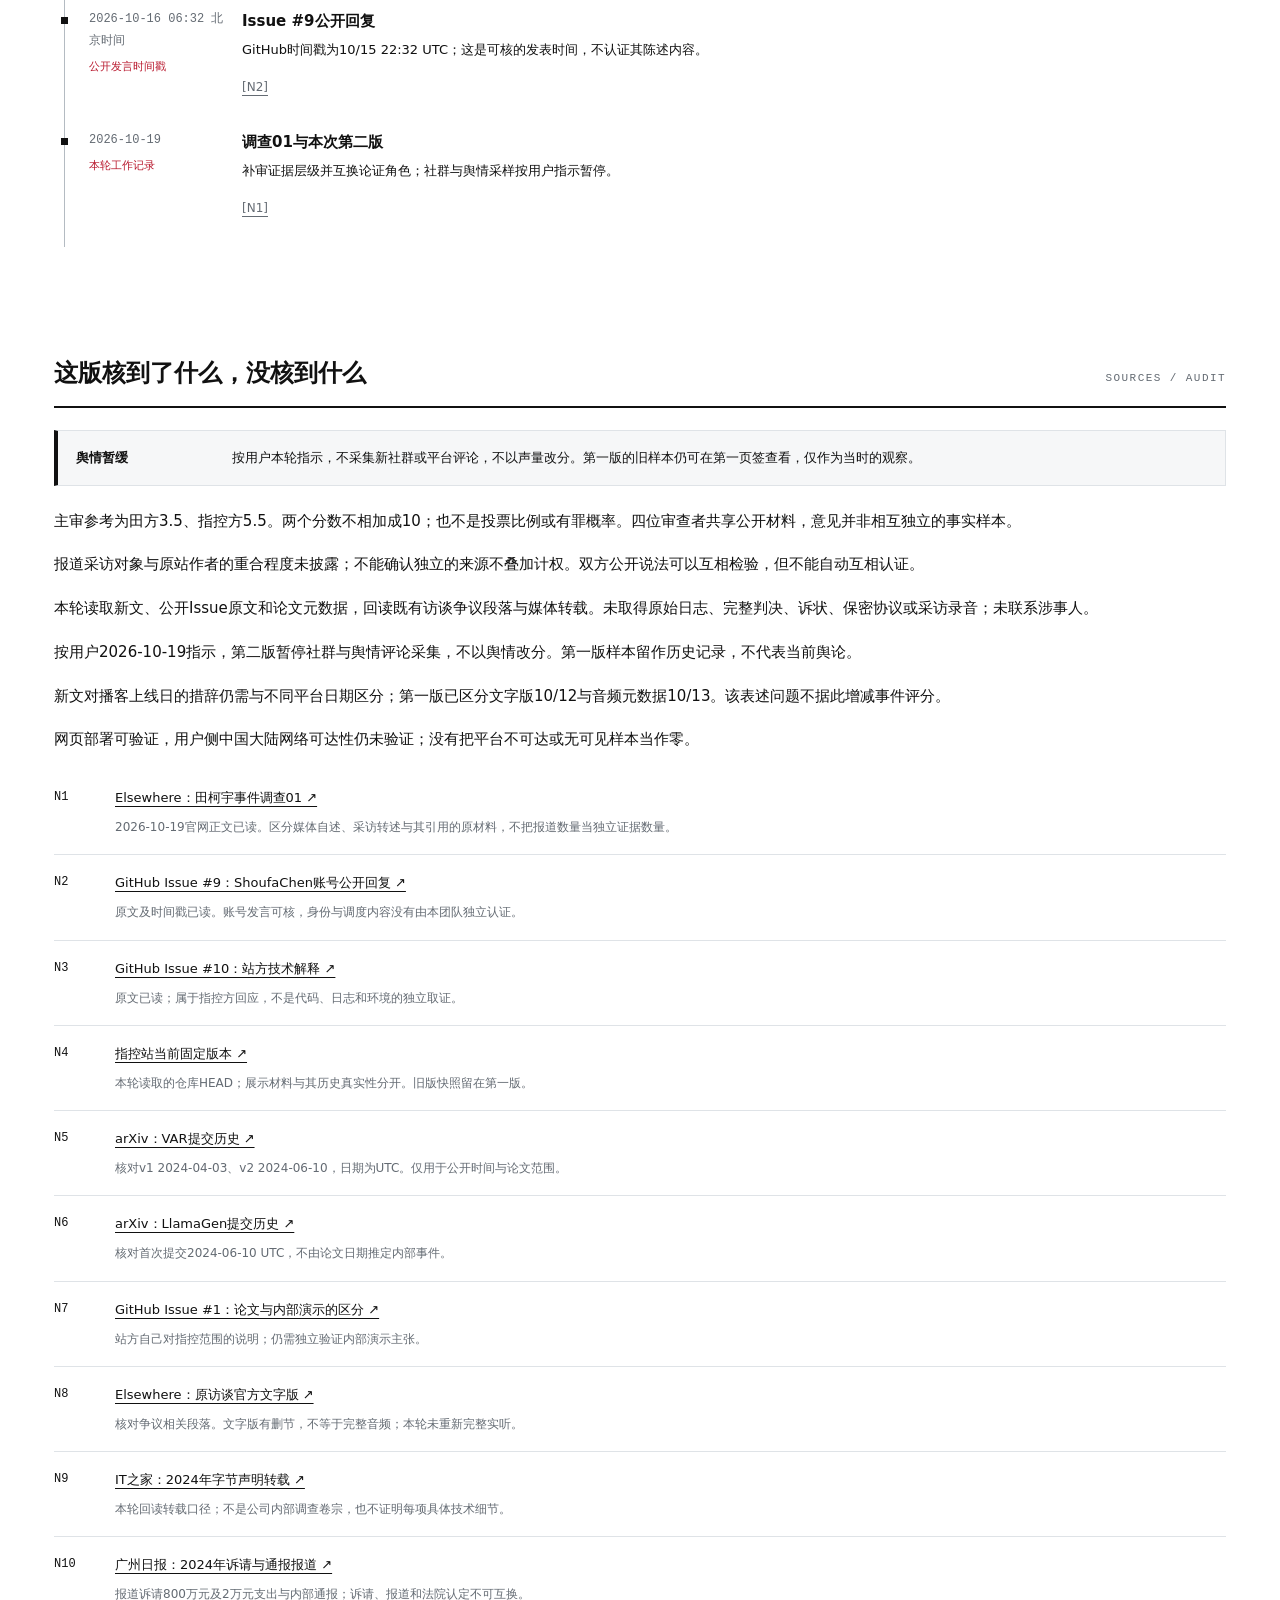
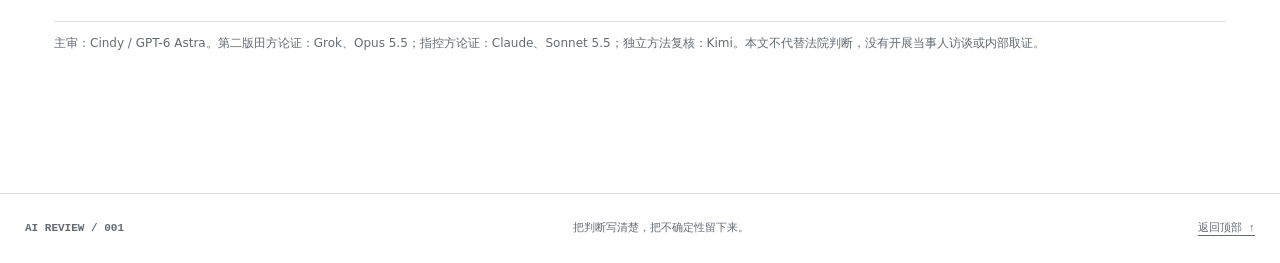
<file: archive/v2/offline.html>
<!doctype html>
<html lang="zh-CN"><head><meta charset="utf-8"><meta name="viewport" content="width=device-width,initial-scale=1"><meta name="theme-color" content="#111111"><meta name="description" content="田柯宇事件公开证据评审：双方评分、对抗审查、舆情样本与事件还原。"><title>田柯宇事件 · 双版本 AI 评审</title><style>:root{--ink:#111;--muted:#646b73;--line:#dfe3e7;--wash:#f6f7f8;--red:#b8172c;--mono:Consolas,'Courier New',monospace;--sans:'Microsoft YaHei','PingFang SC',system-ui,sans-serif}*{box-sizing:border-box}html{scroll-behavior:smooth;scroll-padding-top:80px}body{margin:0;background:#fff;color:var(--ink);font:15px/1.85 var(--sans)}a{color:inherit;text-underline-offset:4px}a:hover{color:var(--red)}button,select{font:inherit}button{cursor:pointer}a:focus-visible,button:focus-visible,select:focus-visible,summary:focus-visible{outline:3px solid var(--red);outline-offset:3px}.skip{position:absolute;left:-9999px}.skip:focus{left:12px;top:12px;background:#fff;z-index:100}.status{background:var(--ink);color:#fff;border-bottom:2px solid var(--red);padding:8px 24px;display:flex;justify-content:space-between;font:11px/1.6 var(--mono);letter-spacing:.08em}header{display:flex;align-items:center;justify-content:space-between;padding:23px 30px;border-bottom:1px solid var(--line);gap:16px}.brand{display:flex;align-items:center;gap:14px;font-weight:700;font-size:18px}.brand i{width:17px;height:17px;background:var(--ink);position:relative}.brand i:after{content:'';position:absolute;right:-5px;top:-5px;background:var(--red);width:7px;height:7px}.brand small{display:block;font:10px/1.8 var(--mono);letter-spacing:.12em;color:var(--muted);margin-top:4px}.outline{padding:8px 14px;border:1px solid var(--ink);text-decoration:none;font-size:12px;white-space:nowrap}nav{display:flex;position:sticky;top:0;z-index:10;padding:0 24px;background:#fff;border-bottom:1px solid var(--line);overflow-x:auto}nav a{font-size:12px;padding:13px 20px;white-space:nowrap;text-decoration:none;border-right:1px solid var(--line)}nav a:hover,nav a.active{background:var(--ink);color:#fff}main{max-width:1220px;padding:38px 24px 70px;margin:auto}section{margin-bottom:68px}section+section{padding-top:6px}.eyebrow,.section-head span{font:11px/1.6 var(--mono);letter-spacing:.13em;color:var(--muted)}h1{font-size:clamp(30px,3.4vw,47px);line-height:1.45;letter-spacing:-.025em;margin:18px 0;font-weight:650;max-width:1000px}h2{font-size:24px;line-height:1.55;margin:0}h3{font-size:16px;line-height:1.65;margin:10px 0}p{margin:10px 0 16px}.lead{max-width:950px;font-size:19px;line-height:1.9;color:#343a40}.small-lead{font-size:18px}.notice{display:grid;grid-template-columns:140px 1fr;border:1px solid var(--line);border-left:4px solid var(--ink);background:var(--wash);padding:15px 18px;gap:16px;font-size:13px;margin:22px 0}.notice b{font-size:13px}.hero-grid{display:grid;grid-template-columns:1fr 1fr 1.1fr;gap:18px;margin-top:26px}.metric{border:1px solid var(--line);padding:24px;min-width:0;border-top:3px solid var(--ink)}.metric p{font-size:14px;color:#4e555c}.metric small{display:block;border-top:1px solid var(--line);padding-top:12px;font-size:11px;color:var(--muted)}.big{font:64px/1.3 var(--mono);letter-spacing:-.07em;margin-top:12px}.big span{font:17px var(--mono);letter-spacing:0;color:var(--muted);margin-left:8px}.meter{height:4px;background:#e6e8eb;margin:16px 0 20px}.meter i{display:block;height:100%;background:var(--ink)}.summary h2{margin:27px 0 18px;font-size:28px}.summary a{font-size:13px}.section-head{display:flex;justify-content:space-between;align-items:baseline;gap:20px;border-bottom:2px solid var(--ink);padding-bottom:13px;margin:34px 0 20px}.section-head span{text-align:right}.answer-list article{display:grid;grid-template-columns:60px 1fr;gap:16px;padding:20px 0;border-bottom:1px solid var(--line)}.answer-list article>b{font:30px var(--mono);color:var(--red);padding-top:8px}.answer-list h3{margin-top:0}.answer-list p{margin-bottom:0}.score-table-wrap{overflow:auto;margin:20px 0}table{border-collapse:collapse;width:100%;text-align:left;font-size:13px}th,td{border-bottom:1px solid var(--line);padding:16px 14px;vertical-align:top}th{background:var(--wash);font-size:12px;font-weight:500}td:first-child{min-width:160px}td:nth-child(2),td:nth-child(3){white-space:nowrap;font-family:var(--mono)}.group{display:block;font-size:11px;color:var(--muted)}details{border:1px solid var(--line);padding:13px 18px;margin:14px 0;font-size:13px}summary{cursor:pointer;font-weight:600}details p{padding-top:4px;margin-bottom:8px}.debate-grid{display:grid;grid-template-columns:1fr 1fr;gap:18px;margin:24px 0}.debate{border:1px solid var(--line);padding:20px}.debate .who{font:11px var(--mono);color:var(--red)}.debate p{font-size:13px;color:#42484e}.debate .ruling{border-top:1px solid var(--line);padding-top:12px;color:var(--ink)}.filters{display:flex;gap:8px;flex-wrap:wrap}.filters button{background:#fff;border:1px solid var(--line);padding:7px 16px;font-size:13px}.filters .selected{background:var(--ink);color:#fff;border-color:var(--ink)}.filter-count{font-size:12px;color:var(--muted)}.claim{border:1px solid var(--line);padding:22px;margin:14px 0}.claim-head{display:flex;justify-content:space-between;gap:18px}.claim h3{margin:0;font-size:17px}.tag{white-space:nowrap;align-self:start;font-size:11px;border:1px solid #aab1b7;padding:2px 8px}.tag.strong{background:var(--ink);color:#fff;border-color:var(--ink)}.claim .assessment{font-size:14px;margin:14px 0}.claim details{background:var(--wash);border:0;margin:0;padding:12px 15px}.source-refs{font-size:12px;color:var(--muted);margin-top:14px;display:flex;gap:12px;flex-wrap:wrap}.platforms{display:grid;grid-template-columns:1fr 1fr 1fr;gap:16px;margin:22px 0}.platforms article{border:1px solid var(--line);padding:20px;min-width:0}.platforms h3{margin:0 0 16px}.platforms p{font-size:13px}.platforms small{font-size:11px;color:var(--muted)}.sample-big{font:38px/1.5 var(--mono);margin:10px 0}.sample-big small{display:block;font:11px var(--sans)}.samplebar{height:8px;background:#edf0f2;margin:20px 0}.samplebar i{height:100%;display:block;background:#313940}.muted{color:var(--muted);font-size:28px}.sample-toolbar{display:flex;gap:12px;align-items:center;border-bottom:1px solid var(--line);padding:15px 0;font-size:13px}.sample-toolbar select{padding:6px 12px;border:1px solid var(--line);background:white;max-width:180px}.sample-toolbar span{margin-left:auto;color:var(--muted);font-size:11px}.sample-row{display:grid;grid-template-columns:145px 140px 1fr 50px;gap:18px;padding:14px 0;border-bottom:1px solid var(--line);font-size:12px;align-items:start}.sample-row .meta{color:var(--muted);font-size:11px}.sample-row a{overflow-wrap:anywhere}.sample-row.excluded{opacity:.65}.stance{font-size:11px}.stance.critical{color:var(--red)}.sample-note{display:block;font-size:11px;color:var(--muted)}.reconstruction{padding:22px 26px;background:var(--wash);border-left:4px solid var(--ink)}.reconstruction p{font-size:14px}.timeline{border-left:1px solid #b4bbc2;margin:26px 0 28px 10px}.event{display:grid;grid-template-columns:135px 1fr;gap:18px;padding:4px 0 28px 24px;position:relative}.event:before{content:'';height:7px;width:7px;background:var(--ink);position:absolute;left:-4px;top:12px}.event time{font:12px/1.8 var(--mono);color:var(--muted)}.event h3{margin:0;font-size:15px}.event p{font-size:13px;margin:4px 0}.hypotheses{display:grid;grid-template-columns:repeat(3,1fr);gap:20px}.hypotheses article{border-top:2px solid var(--ink);padding-top:6px}.hypotheses p{font-size:13px}.audio-panel{display:grid;grid-template-columns:1fr 1fr;gap:32px;padding:24px;border:1px solid var(--line)}.audio-panel p{font-size:13px}.audio-links{display:flex;flex-wrap:wrap;gap:12px}audio{width:100%;margin:10px 0}.chapters{display:flex;flex-wrap:wrap;gap:8px}.chapters button{background:#fff;border:1px solid var(--line);font-size:11px;padding:7px 10px}#audio-status{font-size:11px;color:var(--muted)}.source{display:grid;grid-template-columns:45px 1fr;gap:16px;padding:16px 0;border-bottom:1px solid var(--line);font-size:13px}.source>b{font:12px var(--mono);padding-top:4px}.source p{margin:6px 0 0;font-size:12px;color:var(--muted)}.fine{font-size:12px;color:var(--muted)}code{font:11px var(--mono);overflow-wrap:anywhere}footer{display:flex;justify-content:space-between;gap:20px;border-top:1px solid var(--line);padding:25px;font:11px/1.8 var(--mono);color:var(--muted)}
@media(max-width:800px){.hero-grid,.platforms{grid-template-columns:1fr 1fr}.hero-grid>.summary,.platforms>article:last-child{grid-column:1/-1}.summary h2 br{display:none}.hypotheses{grid-template-columns:1fr}.audio-panel{grid-template-columns:1fr;gap:15px}.sample-row{grid-template-columns:110px 1fr 35px}.sample-row .stance{grid-column:2}.sample-row .reason{grid-column:1/3}.sample-row .origin{grid-column:3;grid-row:1/3}.status span:last-child{display:none}}
@media(max-width:520px){body{font-size:14px}.status{padding:9px 15px;font-size:9px;gap:15px}.status span:nth-child(2){text-align:right}header{padding:19px 17px}.brand{font-size:16px;gap:11px}.brand small{font-size:8px}.outline{font-size:11px;padding:7px 9px}nav{padding:0 8px}nav a{padding:13px 14px;font-size:11px}main{padding:25px 17px 40px}h1{font-size:30px;margin-top:14px}.lead{font-size:16px}.notice{grid-template-columns:1fr;gap:6px;padding:13px 14px;font-size:12px}.hero-grid,.platforms,.debate-grid{grid-template-columns:1fr;gap:14px}.hero-grid>.summary,.platforms>article:last-child{grid-column:auto}.metric{padding:21px}.big{font-size:54px}.summary h2{font-size:25px;margin:15px 0}.section-head{margin-top:28px;gap:10px}.section-head h2{font-size:20px}.section-head span{font-size:8px;max-width:105px}.answer-list article{grid-template-columns:32px 1fr;gap:12px}.answer-list article>b{font-size:24px}.answer-list h3{font-size:15px}.score-table-wrap{margin-left:-2px;margin-right:-2px}table{min-width:690px}.claim{padding:17px}.claim-head{flex-wrap:wrap;gap:8px}.claim h3{font-size:16px}.claim .assessment{font-size:13px}.event{grid-template-columns:1fr;gap:5px;padding-left:19px}.sample-toolbar{gap:8px}.sample-toolbar span{max-width:90px;text-align:right}.sample-row{gap:8px}.sample-row .reason{font-size:12px}.audio-panel{padding:18px}.reconstruction{padding:17px}.source{grid-template-columns:28px 1fr;gap:10px}.source a{overflow-wrap:anywhere}footer{padding:20px 17px;flex-wrap:wrap;font-size:10px}section{margin-bottom:45px}.filters button{padding:7px 10px;font-size:12px}}
@media(prefers-reduced-motion:reduce){html{scroll-behavior:auto}}@media print{nav,.filters,.outline,.chapters,audio,.sample-toolbar{display:none}.status{background:#fff;color:#111}section{break-inside:auto}.hero-grid,.platforms{display:block}.metric,.platforms article{margin-bottom:15px}.sample-row{break-inside:avoid}details{display:block}}
</style><style>[hidden]{display:none!important}
.version-switch{max-width:1220px;margin:0 auto;padding:24px 24px 0}.version-tabs{display:flex;border:1px solid var(--ink);width:max-content;max-width:100%}.version-tabs button{border:0;background:white;padding:12px 24px;text-align:left;line-height:1.5;font-weight:650}.version-tabs button+button{border-left:1px solid var(--ink)}.version-tabs button[aria-selected=true]{background:var(--ink);color:white}.version-tabs small{display:block;font-size:11px;font-weight:400;opacity:.75}.version-hint{font-size:12px;color:var(--muted);margin:9px 0 18px}.edition-archive-note{max-width:1172px;margin:18px auto 0;padding:12px 18px;background:#fff4dd;border-left:4px solid #a06d15;font-size:12px}.edition-archive-note a{margin-left:12px}.version-panel nav{top:0}
#v2-main .hero-grid{grid-template-columns:1fr 1fr 1fr}.score-before{font:17px var(--mono);color:var(--muted);margin-top:20px}.score-before b{font-weight:500}.score-change{display:inline-block;background:#f9e8eb;color:#962034;padding:4px 9px;font-size:12px}.score-change.unchanged{background:#eef0f2;color:#4a555f}.v2-summary h2{font-size:25px;margin:20px 0}.v2-summary .tag{display:inline-block}.v2-change-grid{display:grid;grid-template-columns:repeat(3,1fr);gap:20px}.v2-change-grid article{border-top:2px solid var(--ink);padding-top:5px}.v2-change-grid p{font-size:14px}.v2-score-table td:nth-child(4){white-space:nowrap;font-family:var(--mono)}.v2-score-table td:last-child{min-width:260px}.v2-score-table th{white-space:nowrap}.event-kind{display:block;font:11px/1.7 var(--sans);margin-top:5px;color:var(--red)}#v2-claims>article>p{font-size:14px}.v2-withdrawals li{margin:10px 0}.round-disclosure{border:1px solid var(--line);padding:18px;background:var(--wash);font-size:13px}.source-levels{display:flex;gap:12px;flex-wrap:wrap;margin:18px 0}.source-levels span{border:1px solid var(--line);padding:5px 10px;font-size:12px}.new-tag{font:10px var(--mono);letter-spacing:.06em;border:1px solid var(--red);color:var(--red);padding:4px 8px;white-space:nowrap}
@media(max-width:800px){#v2-main .hero-grid{grid-template-columns:1fr 1fr}#v2-main .hero-grid>.v2-summary{grid-column:1/-1}.v2-change-grid{grid-template-columns:1fr}.edition-archive-note{margin-left:24px;margin-right:24px}}
@media(max-width:520px){.version-switch{padding:18px 17px 0}.version-tabs{width:100%}.version-tabs button{width:50%;padding:10px 12px;font-size:14px}.version-tabs small{font-size:10px}.version-hint{font-size:11px}.edition-archive-note{margin-left:17px;margin-right:17px}.edition-archive-note a{display:block;margin-left:0;margin-top:5px}#v2-main .hero-grid{grid-template-columns:1fr}#v2-main .hero-grid>.v2-summary{grid-column:auto}.v2-score-table{min-width:850px}.source-levels{gap:6px}.source-levels span{font-size:11px}.round-disclosure{padding:14px}}
@media print{.version-switch{display:none}.version-panel[hidden]{display:none!important}}
</style><link rel="icon" href="data:,"></head>
<body><a class="skip" href="#main">跳到正文</a>
<div class="status"><span>AI REVIEW / CASE 001</span><span>双版对照 · 更新2026.10.19</span><span>静态快照 / 非司法认定</span></div>
<header><div class="brand"><i></i><div>AI 评审工作台<small>EVIDENCE · ARGUMENT · REVIEW</small></div></div><span class="outline">双版离线 H5 · 10/19</span></header>
<div class="version-switch"><div class="version-tabs" role="tablist" aria-label="选择评审版本"><button id="tab-v1" role="tab" aria-selected="false" aria-controls="edition-v1" tabindex="-1" data-edition="v1">第一版<small>10月13日 · 原始判断</small></button><button id="tab-v2" role="tab" aria-selected="true" aria-controls="edition-v2" tabindex="0" data-edition="v2">第二版 <span class="new-tag">NEW</span><small>10月19日 · 角色互换复审</small></button></div><p class="version-hint">保留第一版，不覆盖历史判断。第二版只纳入新报道与证据核对；社群舆情本轮暂停。</p></div><div id="edition-v1" class="version-panel" role="tabpanel" aria-labelledby="tab-v1" hidden><div class="edition-archive-note"><b>第一版历史快照 · 2026-10-13</b>　以下判断保持原文，不反映第二版新增材料。<a href="https://louie-vibecoding.github.io/ai-review-tian-keyu/archive/v1/index.html" target="_blank" rel="noopener noreferrer">独立归档副本 ↗</a></div><nav aria-label="报告导航"><a href="#verdict">01 结论</a><a href="#scores">02 评分与辩论</a><a href="#evidence">03 证据核对</a><a href="#sentiment">04 舆情样本</a><a href="#timeline">05 事件还原</a><a href="#audio">06 原音频</a><a href="#sources">07 来源与方法</a></nav>
<main id="main">
<section id="verdict"><div class="eyebrow">CASE FILE / TIAN KEYU</div><h1>田柯宇事件：<br>哪些能信，哪些还不能下结论。</h1><p class="lead">我们更信“发生了不当干扰”这一核心事实；对田的轻微化解释保留较大疑问，也不把指控站的全部技术细节当成已经证实。</p>
<div class="notice"><b>阅读坐标</b><span>这里的“指控方”指 sabotage 网站及其叙述，不等同于访谈中被称为“A”的另一名实习生。评分评估本次事件叙述的可信度，不评价整个人，更不是有罪概率。</span></div>
<div class="hero-grid"><article class="metric"><div class="eyebrow">田方事件叙述</div><div class="big">4<span>/10</span></div><div class="meter"><i style="width:40%"></i></div><h3>自认可信，限制性解释待证</h3><p>承认干扰有外部印证；动机、次数和影响边界缺独立佐证。</p><small>主审综合参考分 · 四位复核最终分 3.5–4.5</small></article>
<article class="metric"><div class="eyebrow">指控方事件叙述</div><div class="big">5.5<span>/10</span></div><div class="meter"><i style="width:55%"></i></div><h3>核心较强，完整归因链未公开</h3><p>与公司处理方向相容；具体手法、持续时段和新增展示造假指控，证据强度不同。</p><small>主审综合参考分 · 四位复核最终分 5–6</small></article>
<article class="metric summary"><div class="eyebrow">当前舆情</div><h2>看得到负面，<br>算不出全网占比。</h2><p>B站节目可见评论偏质疑田；X 样本多数是转述或未明确表态。小红书受登录限制，未取得可编码样本。</p><a href="#sentiment">查看分母、逐条编码与缺口 ↗</a></article></div>
<div class="section-head"><h2>先回答三个问题</h2><span>CONCLUSIONS</span></div>
<div class="answer-list"><article><b>01</b><div><h3>两边各给几分？</h3><p>田方 <strong>4/10</strong>，指控方 <strong>5.5/10</strong>。这两个主审参考分基于对抗讨论，不是统计计算，也不要求相加等于 10。若只问“确有不当干扰”，置信显著高于两边完整故事。</p></div></article><article><b>02</b><div><h3>多少人支持田，多少人支持指控方？</h3><p>没有代表性样本，无法可靠估计人数或三平台总体比例。本次只能报告已观察帖子/评论的数量。批评田、认可技术、支持重新创业、认同网站每项指控，是四种不同立场。</p></div></article><article><b>03</b><div><h3>最符合证据的还原？</h3><p>田确实干扰过他人训练任务，公司作出纪律处理并提起诉讼；争议集中在行为有多广、如何实施和为什么实施。更可能存在双方选择性叙述：田强调动机与有限影响，指控站强调系统性破坏。现有公开材料还不能把所有异常、所有代码和新增指控完整归到同一责任链上。</p></div></article></div>
</section>
<section id="scores"><div class="section-head"><h2>两组对抗，保留不同意见</h2><span>ROUND 1 → CROSS REVIEW</span></div><p>田方组负责提出最强辩护和替代解释；指控方组负责提出最强指控及技术论证。每位先交初评，再反驳对组两点并承认本组一项不利事实。Kimi 独立采样，Cindy 核验和裁决。分组不代表预先认定谁对。</p>
<div class="score-table-wrap"><table><thead><tr><th>评审 / 分组</th><th>田方 初评 → 终评</th><th>指控方 初评 → 终评</th><th>改分 / 保留理由</th></tr></thead><tbody id="score-rows"></tbody></table></div>
<details><summary>怎样理解 0–10 分？</summary><p>0 表示完全不相信该叙述；5 表示证据混合、关键点仍未解决；10 表示完全置信。本次是主观证据判断，综合考虑来源是否直接、是否有独立印证、替代解释能否排除、材料是否完整。没有经校准的概率模型；低分不等于已证伪，高分不等于每一细节都真。</p><p>主审采用 4 与 5.5，保留个体评分差异，不把多个 AI 的同意当作多份独立事实证据。各评审共享相同公开资料，误差会相关。</p></details>
<div class="debate-grid" id="debates"></div>
<div class="notice"><b>本轮实际纠错</b><span>撤回“约五次得到三方确认”；保留田原话中“其他人”的限定；不从赔偿数额推论行为轻重；不把未回应后来新增指控视为撒谎；不把机器转录疑似日期错误计入已证实矛盾。</span></div>
</section>
<section id="evidence"><div class="section-head"><h2>逐项核对，不给整包故事盖章</h2><span>CLAIM LEDGER</span></div><div class="filters" role="group" aria-label="证据筛选"><button class="selected" data-filter="all" aria-pressed="true">全部</button><button data-filter="strong" aria-pressed="false">交叉印证</button><button data-filter="partial" aria-pressed="false">部分支持</button><button data-filter="open" aria-pressed="false">尚待证明</button></div><p class="filter-count" aria-live="polite" id="claim-count"></p><div id="claims"></div></section>
<section id="sentiment"><div class="section-head"><h2>舆情：展示看到了什么</h2><span>OBSERVED SAMPLE ≠ POPULATION</span></div><p class="lead small-lead">负面评价确实可见。“巨大负面舆情”缺乏总量、历史基线与完整平台覆盖，本次无法量化。</p>
<div class="platforms"><article><h3>X</h3><div class="sample-big">19<small> 条有效帖子 / 16 位作者</small></div><div class="samplebar"><i style="width:21.0526%"></i></div><p><b>支持田解释 0 · 质疑田 4 · 条件式批评 1 · 中性 11 · 信息不足 3</b></p><p>登录 Chrome 检索“田柯宇”，按最新结果滚动留存 20 条候选；排除 1 条无关玩笑。实际留存为 10/11–10/13，未遍历全部结果。转发、人才评价和含混反讽不自动归边；引用不重复计数。</p><small>4/19 条帖子质疑田，占此便利样本的 21.1%，不是 X 用户中的比例。</small></article><article><h3>B站 · 节目评论</h3><div class="sample-big">7<small> 条可见评论 / 含父子回复</small></div><div class="samplebar"><i style="width:71.4286%"></i></div><p><b>支持田解释 0 · 质疑田 5 · 中性求证 2</b></p><p>官方节目 BV1R9pf6SEVh 的匿名接口可见热评子集，去重后 7 条。含 3 条主评论和 4 条子回复，存在同一讨论串聚集，非 7 个独立抽样单位。</p><small>页面评论总量不等于本次样本量。15:30 北京时间主审复核接口计数 76，本次未读完。</small></article><article><h3>小红书</h3><div class="sample-big muted">未取得</div><p><b>支持田 / 支持指控方：未知</b></p><p>主审在当前 Chrome 打开搜索页，页面要求登录后查看结果，需扫码或验证码。未取得可编码帖子；搜索引擎缺少结果也不能证明没有舆情。</p><small>缺失平台不填 0，也不并入比例。</small></article></div>
<div class="notice"><b>elsewhere 是否遭到批评？</b><span>B站已见 1 条明确批评节目提供“洗白”平台的评论，其他负面多针对田本人。可以确认存在这种反应，无法据此确认全平台规模。评价节目采访方式不等于证实任何技术指控。</span></div>
<div class="notice" id="wechat-pending"><b>微信评论 · 待补材料</b><span><strong>微信公众号：未知；微信视频号：未知。</strong> 本版尚未取得可核对的实际留言，不能提供这两个平台的支持或反对数量，也不将它们并入已有比例。待取得带排序、时间和上下文的评论后，按相同口径补充；公众号精选留言还需单独说明编辑筛选偏差。</span></div>
<div class="sample-toolbar"><label for="platform-select">逐条查看</label><select id="platform-select"><option value="all">所有已观察样本</option><option value="X">X</option><option value="B站">B站</option></select><span id="sample-count"></span></div><div id="sample-list"></div>
<details><summary>采样方法与不能跨越的边界</summary><p>采集日为 2026-10-13，时间均为北京时间。X 检索窗为 10/08 至 10/14（平台过滤边界），此次只读取滚动中留存的 20 条候选；长帖进入详情补全。B站为同一节目热评接口数页及排序结果的去重合集。两平台渠道、单位和曝光排序不同，因此不相加制造“三平台支持率”。</p><p>“质疑田”不代表认可指控站全部事实；条件式批评单列，未强行归边。计数单位是帖子/评论，不是人数；重复作者、讨论串、推荐算法和热评排序会放大部分观点。单一姓名检索会漏掉别称及英文写法；没有做点赞加权、机器人识别或概率抽样，不提供统计置信区间。样本中的错误事实仍可作为舆情观察，但不能进入事实证据链。</p><p>首轮检索混入 2024 年旧帖及微博内容，已从当前三平台结果剔除。未把零可见样本解释为零讨论。</p></details>
</section>
<section id="timeline"><div class="section-head"><h2>最有依据的事件还原</h2><span>RECONSTRUCTION / NOT A FINAL VERDICT</span></div><div class="reconstruction"><h3>主线判断</h3><p>最小确定事实是：这不是只有传言、没有行为的事件。田自认实施干扰，字节公开定性为恶意干扰并辞退；随后发生民事诉讼。所谓“后来没有下文”需要更新为“已有诉讼和判赔报道，但公开裁判文书、具体认定及二审结果仍有缺口”。</p><p>在这条主线上，指控方比田方的轻微化解释更有外部支撑；但“只做了有限操作”与“所有展示性攻击都由他长期实施”之间仍有很大空间。我们倾向于认为事件包含实际的训练干扰和团队信任受损，公开叙述却各自选择了有利部分。动机是否为资源竞争、保护同事或两者混合，目前不能可靠还原。</p><p>更强的历史还原需要：具体任务的异常时间与文件版本对应、可验证的作者/访问日志、完整调查记录，以及裁判文书。仅靠誓言、声量、代码片段或资本投资，都不足以替代这些材料。</p></div><div id="events" class="timeline"></div>
<div class="hypotheses"><article><h3>较不符合现有证据</h3><p>“纯粹被冤枉、没有干扰”；“8000 卡与千万美元传闻已经坐实”；“获奖或融资足以洗清行为”。</p></article><article><h3>仍不能排除的版本</h3><p>田的操作范围比指控站描述窄；部分技术异常来自常见故障或其他原因；公司对具体因果和损失的认定与双方公开叙事均有差异。</p></article><article><h3>会改变评分的新材料</h3><p>可校验的日志与代码来源、具名见证者独立公开确认、原始完整判决、双方对逐项技术证据的正式回应。</p></article></div>
</section>
<section id="audio"><div class="section-head"><h2>原始访谈入口</h2><span>LISTEN & CHECK</span></div><div class="audio-panel"><div><div class="eyebrow">ELSEWHERE · VOL.007</div><h3>对话田柯宇：我发誓我说的都是真的</h3><p>原音频 116 分 32 秒。访谈录于 2026 年 7 月；文字版标注 10/12；小宇宙音频元数据对应北京时间 10/13 07:00。</p><p class="audio-links"><a href="https://www.xiaoyuzhoufm.com/episode/6acd2c76e742e36efcc1fe3a" target="_blank" rel="noopener noreferrer">小宇宙原节目 ↗</a><a href="https://www.bilibili.com/video/BV1R9pf6SEVh" target="_blank" rel="noopener noreferrer">B站官方视频 ↗</a><a href="https://elsewhere.news/zh/elsewhere/posting-a-podcast-transcript-of-tian-keyu-first" target="_blank" rel="noopener noreferrer">官方文字版 ↗</a></p></div><div><audio id="podcast" controls preload="none" src="https://media.xyzcdn.net/68ff657d9c745a6e69da8fcf/lq719vhbMd1uwMt-RoSKRPPCNHtJ.m4a">当前浏览器不支持音频播放，请打开原节目。</audio><p id="audio-status" aria-live="polite">由原平台提供音频；点击章节只定位，不自动播放。</p><div class="chapters"><button data-time="122">02:02 另一实习生</button><button data-time="511">08:31 GitHub 帖子</button><button data-time="945">15:45 动机解释</button><button data-time="1412">23:32 诉讼</button><button data-time="5824">1:37:04 发誓</button></div></div></div><div class="notice"><b>实际核查覆盖</b><span>两份网页中文正文已读；音频找到并下载，争议相关时段做了机器转录，未完整逐句实听。转录中的人名、日期和否定词可能出错，未将疑似日期冲突作为定案证据。文字版自身声明有删节，不等于全部音频。</span></div><p id="audio-coverage" class="fine"></p></section>
<section id="sources"><div class="section-head"><h2>来源与审核记录</h2><span>FOLLOW THE EVIDENCE</span></div><p>当事人的陈述证明“他说了什么”；公司公告证明公司怎样定性；新闻报道与原始裁判不是同一证据等级。站内具名名单尚未取得站外独立确认。引文均为短摘或概括，原件请点击来源。</p><div id="source-list"></div><details><summary>材料快照与复核边界</summary><p>指控站核对版本：GitHub HEAD <code>4a1e3cb4af63ea7bd047974ed80658ebf90ac75b</code>（2026-10-13 14:31 北京时间提交）。网页会变化，本报告不自动更新。原始网页与采样记录在本地研究包留存；网页发布包不含会话、登录信息或私人文件。</p><p>没有访问内部集群、联系涉事人员、核验原始日志、取得完整诉状/判决书或完成全平台舆情普查。司法状态仅按已检索来源分层表述，不推定无人犯罪或有人犯罪。阅读这份报告应能找到支撑，也应看见缺口。</p></details><p class="fine">评审组织：Cindy / GPT-6 Astra；田方论证：Claude、Sonnet 5.5；指控方论证：Grok、Opus 5.5；舆情采样：Kimi 与 Cindy。报告是对公开证据的分析，不是当事人访谈调查或司法鉴定。</p></section>
</main></div><div id="edition-v2" class="version-panel" role="tabpanel" aria-labelledby="tab-v2"><nav aria-label="第二版导航"><a href="#v2-verdict">01 结论与变化</a><a href="#v2-scores">02 角色互换与评分</a><a href="#v2-evidence">03 新增证据</a><a href="#v2-timeline">04 时间线</a><a href="#v2-method">05 来源与边界</a></nav>
<main id="v2-main"><section id="v2-verdict"><div class="eyebrow">SECOND REVIEW / 2026.10.19</div><h1>新报道带来了什么？<br>让评分跟着证据走。</h1><p class="lead">田方完整叙述从4降至3.5；指控方完整叙述维持5.5。我们对田的动机与范围解释更谨慎，但不会把更多对立说法自动算成整套指控的独立证实。</p>
<div class="notice"><b>同一把尺子</b><span>评分对象仍是两方对本次事件的完整叙述，不是人格、智力或有罪概率。“指控方”仍指公开指控站的叙述，并不等同于一个被称作A的人。两分不需要相加等于10。</span></div>
<div class="hero-grid"><article class="metric"><div class="eyebrow">田方事件叙述</div><div class="score-before">第一版 <b>4 / 10</b> → 第二版</div><div class="big">3.5<span>/10</span></div><div class="meter"><i style="width:35%"></i></div><span class="score-change">下降 0.5</span><h3>对限定性解释更谨慎</h3><p>承认干扰这一核心仍有支持；动机和范围的解释遇到更具体的对立陈述，独立佐证仍不足。</p><small>主审综合参考 · 四位终评3–4</small></article>
<article class="metric"><div class="eyebrow">指控方事件叙述</div><div class="score-before">第一版 <b>5.5 / 10</b> → 第二版</div><div class="big">5.5<span>/10</span></div><div class="meter"><i style="width:55%"></i></div><span class="score-change unchanged">保持不变</span><h3>解释更具体，归因仍有缺口</h3><p>公开回应补充了可检验细节；没有因此补出原始日志、完整司法认定与每项攻击的执行链。</p><small>主审综合参考 · 四位终评5–6</small></article>
<article class="metric v2-summary"><div class="eyebrow">本轮关键区别</div><h2>公开说了什么，<br>与实际证明什么。</h2><p>新报道、账号回应、原始记录分别标注。可读到一条发言，不等于其身份与全部内容都已核实。</p><a href="#v2-evidence">看每项证据能支持到哪里 ↗</a></article></div>
<div class="section-head"><h2>为什么一方下降，另一方没有自动上升</h2><span>DELTA / NOT ZERO-SUM</span></div><div id="v2-changes" class="v2-change-grid"></div>
<p class="fine">新增文章：<a href="https://elsewhere.news/zh/elsewhere/tian-keyu-incident-investigation-01" target="_blank" rel="noopener noreferrer">Elsewhere《田柯宇事件调查01》↗</a>。本页是证据分析与简要概括，不转载全文。</p></section>
<section id="v2-scores"><div class="section-head"><h2>角色真正互换，保留不同评分</h2><span>ROLE SWAP / ROUND 2</span></div><p>第一版的田方论证组Claude、Sonnet转为指控方；原指控方Grok、Opus转为田方。先给初评，再反驳对组、承认本组不利材料并交终评。角色要求提出最强论证，不要求维护某个结论。</p>
<div class="score-table-wrap"><table class="v2-score-table"><thead><tr><th>评审 / 角色互换</th><th>第一版终评<br>田 / 指控</th><th>第二版初评<br>田 / 指控</th><th>第二版终评<br>田 / 指控</th><th>改分与保留理由</th></tr></thead><tbody id="v2-reviewers"></tbody></table></div>
<div class="round-disclosure"><b>不是互换角色就必须反着打分。</b> 所有评审都承认核心干扰与完整叙述应分开。主审综合参考恰与本轮四位终分均值一致，但它是对证据的判断，不是经校准的概率，也不把共享资料的AI当独立事实票。本轮材料与角色同时改变，前后分差不能作为角色影响的因果测量。</div>
<div id="v2-debates" class="debate-grid"></div><details><summary>本轮明确撤回或修正的推理</summary><ul id="v2-corrections" class="v2-withdrawals"></ul></details></section>
<section id="v2-evidence"><div class="section-head"><h2>新增材料，一项一项分级</h2><span>NEW EVIDENCE / LIMITS</span></div><p>有些材料确是新增公开回应；有些只是旧指控被再次讲述。下面既写对分数的影响，也写尚未跨过的证据缺口。</p><div class="filters" role="group" aria-label="第二版证据筛选"><button class="selected" data-v2-filter="all" aria-pressed="true">全部</button><button data-v2-filter="record" aria-pressed="false">公开记录</button><button data-v2-filter="statement" aria-pressed="false">当事方发言</button><button data-v2-filter="reported" aria-pressed="false">媒体转述</button><button data-v2-filter="open" aria-pressed="false">仍待证明</button></div><p id="v2-claim-count" class="filter-count" aria-live="polite"></p><div id="v2-claims"></div></section>
<section id="v2-timeline"><div class="section-head"><h2>时间对齐，不把转述画成确定事实</h2><span>DATES / SOURCE TYPES</span></div><p>公开提交日期、指控方回溯、匿名司法说法使用不同标签。日期吻合不等于归因成立；日期跨度也不等于攻击持续时间。</p><div id="v2-events" class="timeline"></div></section>
<section id="v2-method"><div class="section-head"><h2>这版核到了什么，没核到什么</h2><span>SOURCES / AUDIT</span></div><div class="notice"><b>舆情暂缓</b><span>按用户本轮指示，不采集新社群或平台评论，不以声量改分。第一版的旧样本仍可在第一页签查看，仅作为当时的观察。</span></div><div id="v2-methods"></div><div id="v2-sources"></div><p class="fine">主审：Cindy / GPT-6 Astra。第二版田方论证：Grok、Opus 5.5；指控方论证：Claude、Sonnet 5.5；独立方法复核：Kimi。本文不代替法院判断，没有开展当事人访谈或内部取证。</p></section></main></div><footer><b>AI REVIEW / 001</b><span>把判断写清楚，把不确定性留下来。</span><a href="#verdict">返回顶部 ↑</a></footer>
<script>const REPORT = {
  "date": "2026-10-13",
  "scores": {
    "tian": 4,
    "accusation": 5.5
  },
  "reviewers": [
    {
      "name": "Claude",
      "group": "田方论证组",
      "t0": 4,
      "t1": 4,
      "a0": 5,
      "a1": 5,
      "reason": "坚持代码技术自洽不能完成个人归因；音频仅作有限补充。"
    },
    {
      "name": "Sonnet 5.5",
      "group": "田方论证组",
      "t0": 5,
      "t1": 4.5,
      "a0": 5,
      "a1": 5,
      "reason": "全文核对后首轮5/5；对田限制性解释更谨慎，保留对代码归因的质疑。"
    },
    {
      "name": "Grok",
      "group": "指控方论证组",
      "t0": 3,
      "t1": 3.5,
      "a0": 7,
      "a1": 6,
      "reason": "不再把核心干扰托底扩为全部手法；提高对自认与判赔报道的权重。"
    },
    {
      "name": "Opus 5.5",
      "group": "指控方论证组",
      "t0": 3,
      "t1": 3.5,
      "a0": 6,
      "a1": 5.5,
      "reason": "接受缺乏佐证不等于证伪；站外见证确认和原始归因链仍缺失。"
    }
  ],
  "debates": [
    {
      "who": "田方组 → 指控方组",
      "title": "代码说得通，为什么还不能认定？",
      "argument": "对组承认展示片段与故障现象相容。田方组指出，材料缺作者、版本、执行时间与任务日志；具名名单也未独立确认。",
      "ruling": "技术可行性与历史归因分开。指控方两位分别下调总分1分和0.5分。"
    },
    {
      "who": "指控方组 → 田方组",
      "title": "50 万和夸大传闻，能证明只是小事吗？",
      "argument": "被澄清的是传播量级；赔偿不能直接衡量全部行为。田自认干扰仍然成立。田方组接受这些理由不能洗清责任。",
      "ruling": "不把诉请落差当无责，也不据此补出未公开技术细节。"
    },
    {
      "who": "共同校正",
      "title": "未回应新增指控，不等于已经被驳倒",
      "argument": "访谈录于7月，当前网站与新增展示造假指控出现在10月。时间差限制了用沉默推断说谎的效力。",
      "ruling": "VAR内部Demo与获奖论文分开；新主张需要自己的证据链。"
    },
    {
      "who": "主审 → 全体",
      "title": "纠正误引，比制造一致更重要",
      "argument": "首轮存在把田的“其他人”省略、把自述五次写成多方确认、把转录疑点当事实的风险，已逐项纠偏。",
      "ruling": "保留四位不同分数；不把同源报道数、投票人数或热度当证据独立性。"
    }
  ],
  "claims": [
    {
      "title": "01 确实干扰过他人的训练任务",
      "grade": "strong",
      "label": "交叉印证",
      "assessment": "高置信。田自认实施干扰，公司也公开作出纪律定性；具体范围不随之自动确定。",
      "support": "田在访谈承认干扰；2024公司声明确认恶意干扰研究项目并辞退。",
      "limit": "公司原公告未公开全部技术细节；田与公司对动机和程度的表述不同。",
      "missing": "完整调查与任务级因果记录。",
      "sources": [
        "S1",
        "S3"
      ]
    },
    {
      "title": "02 只有约十天、约五次，影响范围有限",
      "grade": "open",
      "label": "尚待证明",
      "assessment": "仅有田的限制性自述，不能把次数视作已经核准。",
      "support": "访谈给出可核查的次数和范围。",
      "limit": "媒体转述公司口径及指控站的时段更广；目前无法用原始记录裁决。语音识别的疑似日期冲突未作证据。",
      "missing": "账户操作日志、逐次受影响任务与持续时间。",
      "sources": [
        "S1",
        "S2",
        "S4",
        "S6"
      ]
    },
    {
      "title": "03 为了替同事出头，而非争夺算力",
      "grade": "open",
      "label": "尚待证明",
      "assessment": "这是动机解释，尚无独立旁证；即使动机为真，也不改变未经授权干扰的问题。",
      "support": "田给出团队资源争议背景。",
      "limit": "公司的资源分配不满口径与指控方推论都不能读取人的内心；可能有混合动机。",
      "missing": "事前沟通、资源规则和独立同事陈述。",
      "sources": [
        "S1",
        "S4"
      ]
    },
    {
      "title": "04 更复杂的源码修改、后门与长期破坏",
      "grade": "partial",
      "label": "部分支持",
      "assessment": "展示性片段具有技术可解释性，但未完成历史归因；不能将全部手法视作独立核实。",
      "support": "指控站展示代码与故障叙事，公司处理和田自认提供核心行为背景。",
      "limit": "“代码能造成异常”与“该人曾运行此代码造成该异常”是不同命题。共享环境中的访问记录、属主与时间链未公开。",
      "missing": "代码原件、版本签名、完整日志、对应受影响任务。",
      "sources": [
        "S2",
        "S3",
        "S4"
      ]
    },
    {
      "title": "05 网传 8000 卡／千万美元已被公司澄清为夸大",
      "grade": "strong",
      "label": "夸大已被澄清",
      "assessment": "不能把这组流传数字当作事实底座；澄清也不等于没有实质干扰。",
      "support": "公司公开称这组网传量级严重夸大。",
      "limit": "实际受影响规模和损失金额仍未由公开原件确定。",
      "missing": "损失核算、资源记录和司法采信范围。",
      "sources": [
        "S3"
      ]
    },
    {
      "title": "06 诉讼与约 50 万元判赔报道",
      "grade": "partial",
      "label": "报道有支撑",
      "assessment": "“后来没有下文”已不准确；已有诉讼及判赔报道。二审状态按访谈及编辑说明表述，不能当作我方查到的法院实时记录。",
      "support": "2024报道诉请800万元及合理支出；2026报道出现50万元判赔。",
      "limit": "我方未读判决书。不将工资与赔偿自行相加，不称刑事没收；不从数额较低推论无责或手段轻微。",
      "missing": "案号、完整裁判与最新二审材料。",
      "sources": [
        "S4",
        "S5",
        "S1"
      ]
    },
    {
      "title": "07 曾否认、嫁祸他人，还是报警查发帖者",
      "grade": "open",
      "label": "双方说法冲突",
      "assessment": "早期报道转述与访谈存在矛盾，但未拿到足以裁决的原始发言和报警材料。",
      "support": "媒体报道内部人士说法；田给出另一解释。",
      "limit": "报道同源转述不是多份独立证言；不能把未核实的身份指认扩散成事实。",
      "missing": "当时公开原帖、笔录和上下文完整记录。",
      "sources": [
        "S1",
        "S4"
      ]
    },
    {
      "title": "08 内部 VAR 文生图 Demo 冒用 PixArt",
      "grade": "open",
      "label": "新增主张待证",
      "assessment": "本次指控站提出的另一项主张，单独评估；不能泛化成获奖论文造假。",
      "support": "网站给出具体可检验的部署叙述。",
      "limit": "未取得部署包、当时演示留档或独立验证。站方另明确不评价NeurIPS VAR论文。7月访谈未回应10月新材料，不等于撒谎。",
      "missing": "原始部署、展示日志、模型身份验证与当事人专项回应。",
      "sources": [
        "S2",
        "S9",
        "S8"
      ]
    }
  ],
  "sources": [
    {
      "id": "S1",
      "short": "访谈文字版",
      "title": "elsewhere：先发一个田柯宇的播客文字版",
      "url": "https://elsewhere.news/zh/elsewhere/posting-a-podcast-transcript-of-tian-keyu-first",
      "note": "2026-10-12。原文中文已读。受访者自述与编辑说明；明确称存在删节。"
    },
    {
      "id": "S2",
      "short": "指控站",
      "title": "2024 年模型训练攻击事件：受害者陈述与证据整理",
      "url": "https://keyu-tian-sabotage.github.io/",
      "note": "页标2026-10-12，仓库版本见下。中文全文、展示性代码与具名名单已读；原始调查日志与代码包未取得。"
    },
    {
      "id": "S3",
      "short": "公司澄清转载",
      "title": "IT之家：字节跳动回应实习生干扰模型训练事件",
      "url": "https://www.ithome.com/0/803/562.htm",
      "note": "2024-10-19。完整转载公司澄清，含公告图片；不是法院认定。"
    },
    {
      "id": "S4",
      "short": "诉讼报道",
      "title": "广州日报：字节跳动起诉攻击模型训练实习生",
      "url": "https://news.dayoo.com/finance/202411/28/171077_54753014.htm",
      "note": "2024-11-28。报道法院受理和诉请，转述11月内部通报；未取得诉状原件。"
    },
    {
      "id": "S5",
      "short": "判赔报道",
      "title": "Moneyweb 转刊 Bloomberg：Ex-ByteDance intern’s $200m AI lab",
      "url": "https://www.moneyweb.co.za/news-fast-news/ex-bytedance-interns-200m-ai-lab-takes-on-fei-fei-li/",
      "note": "2026-10-08。彭博称看过判决、报道50万元给付。我方未见裁判原文。"
    },
    {
      "id": "S6",
      "short": "原音频",
      "title": "小宇宙：elsewhere Vol.007",
      "url": "https://www.xiaoyuzhoufm.com/episode/6acd2c76e742e36efcc1fe3a",
      "note": "节目原页及元数据，6992秒；pubDate=2026-10-12T23:00:00Z，折合北京时间10/13 07:00。"
    },
    {
      "id": "S7",
      "short": "官方视频",
      "title": "B站：elsewhere 田柯宇访谈",
      "url": "https://www.bilibili.com/video/BV1R9pf6SEVh",
      "note": "节目评论采样入口。评论属舆情资料，不是对指控事实的独立证实。"
    },
    {
      "id": "S8",
      "short": "获奖原始记录",
      "title": "NeurIPS 2024 Best Paper Awards",
      "url": "https://media.neurips.cc/Conferences/NeurIPS2024/NeurIPS2024_Best_Paper_Awards.pdf",
      "note": "官方获奖列表，用于核对论文获奖事实；获奖不替代行为调查。"
    },
    {
      "id": "S9",
      "short": "站方范围说明",
      "title": "GitHub Issue #1：VAR vs pixart",
      "url": "https://github.com/keyu-tian-sabotage/keyu-tian-sabotage.github.io/issues/1",
      "note": "2026-10-13。站方明确其内部文生图展示指控与NeurIPS VAR论文内容分开；仍是站方说法。"
    },
    {
      "id": "S10",
      "short": "版本记录",
      "title": "指控站 GitHub 固定版本",
      "url": "https://github.com/keyu-tian-sabotage/keyu-tian-sabotage.github.io/tree/4a1e3cb4af63ea7bd047974ed80658ebf90ac75b",
      "note": "固定本次阅读版本。GitHub提交证明网页版本，不能验证内网证据的历史真实性。"
    },
    {
      "id": "S11",
      "short": "B站复核接口",
      "title": "B站评论公开接口：排序2第1页",
      "url": "https://api.bilibili.com/x/v2/reply?type=1&oid=117430059795263&sort=2&ps=20&pn=1",
      "note": "主审于2026-10-13 15:30:48复核，接口总计数76；原始去重样本7条来自数页/排序合集，非全部评论。"
    },
    {
      "id": "S12",
      "short": "X采样入口",
      "title": "X：田柯宇，近期最新搜索",
      "url": "https://x.com/search?q=%22%E7%94%B0%E6%9F%AF%E5%AE%87%22%20since%3A2026-10-08%20until%3A2026-10-14&src=typed_query&f=live",
      "note": "当前用户登录Chrome读取；结果随账号/时间变化。逐条原帖见样本表。"
    }
  ],
  "samples": [
    {
      "id": "X01",
      "author": "Charles77xixi",
      "url": "https://x.com/Charles77xixi/status/2109907119826952390",
      "time": "2026-10-13 15:20 +08:00",
      "stance": "条件式批评",
      "reason": "以指控属实为条件，质疑其品格及融资；条件式批评",
      "negative_elsewhere": false,
      "platform": "X"
    },
    {
      "id": "X02",
      "author": "jakevin7",
      "url": "https://x.com/jakevin7/status/2109905576746799427",
      "time": "2026-10-13 15:14 +08:00",
      "stance": "中性转述/未表态",
      "reason": "转发指控网站并建议了解上下文，没有明确逐项认同",
      "negative_elsewhere": false,
      "platform": "X"
    },
    {
      "id": "X03",
      "author": "0xLogicrw",
      "url": "https://x.com/0xLogicrw/status/2109905005142777963",
      "time": "2026-10-13 15:12 +08:00",
      "stance": "中性转述/未表态",
      "reason": "全文转述双方说法，未明确站队；已打开详情",
      "negative_elsewhere": false,
      "platform": "X"
    },
    {
      "id": "X04",
      "author": "0xTykoo",
      "url": "https://x.com/0xTykoo/status/2109891456597205354",
      "time": "2026-10-13 14:18 +08:00",
      "stance": "中性转述/未表态",
      "reason": "转述指控并解释其暗示动机，未明确确认属实；已打开全文",
      "negative_elsewhere": false,
      "platform": "X"
    },
    {
      "id": "X05",
      "author": "rollrollyuan",
      "url": "https://x.com/rollrollyuan/status/2109870408086487109",
      "time": "2026-10-13 12:54 +08:00",
      "stance": "中性转述/未表态",
      "reason": "分享指控站标题与链接，转发本身不计支持",
      "negative_elsewhere": false,
      "platform": "X"
    },
    {
      "id": "X06",
      "author": "feiyuxiaothu",
      "url": "https://x.com/feiyuxiaothu/status/2109820886723506422",
      "time": "2026-10-13 09:37 +08:00",
      "stance": "质疑田",
      "reason": "反讽其正义动机和GPT解释；引用他人批评，不把引用再计一票",
      "negative_elsewhere": false,
      "platform": "X"
    },
    {
      "id": "X07",
      "author": "fan_zhengjia",
      "url": "https://x.com/fan_zhengjia/status/2109693091783626936",
      "time": "2026-10-13 01:10 +08:00",
      "stance": "排除",
      "reason": "名字带宇的AI人物玩笑，与事件立场无关",
      "negative_elsewhere": false,
      "platform": "X"
    },
    {
      "id": "X08",
      "author": "0xTykoo",
      "url": "https://x.com/0xTykoo/status/2109685397148320257",
      "time": "2026-10-13 00:39 +08:00",
      "stance": "中性转述/未表态",
      "reason": "明确按田自己的说法复述访谈，非背书；已打开全文",
      "negative_elsewhere": false,
      "platform": "X"
    },
    {
      "id": "X09",
      "author": "yongleluo",
      "url": "https://x.com/yongleluo/status/2109683260733428182",
      "time": "2026-10-13 00:31 +08:00",
      "stance": "信息不足",
      "reason": "短句急公好义可能反讽，配图未判读，不强行定向",
      "negative_elsewhere": false,
      "platform": "X"
    },
    {
      "id": "X10",
      "author": "0xTykoo",
      "url": "https://x.com/0xTykoo/status/2109682237952450792",
      "time": "2026-10-13 00:26 +08:00",
      "stance": "信息不足",
      "reason": "评论二审期间高调并提美国创业，语气含混",
      "negative_elsewhere": false,
      "platform": "X"
    },
    {
      "id": "X11",
      "author": "xiongdabang",
      "url": "https://x.com/xiongdabang/status/2109549631155671416",
      "time": "2026-10-12 15:40 +08:00",
      "stance": "信息不足",
      "reason": "融资新闻标题，没有明确支持哪方",
      "negative_elsewhere": false,
      "platform": "X"
    },
    {
      "id": "X12",
      "author": "Ocean_Yu1",
      "url": "https://x.com/Ocean_Yu1/status/2109467583363924028",
      "time": "2026-10-12 10:13 +08:00",
      "stance": "中性转述/未表态",
      "reason": "资讯汇总，区分估值和产品落地；已读全文",
      "negative_elsewhere": false,
      "platform": "X"
    },
    {
      "id": "X13",
      "author": "nbklsi",
      "url": "https://x.com/nbklsi/status/2109299992514986074",
      "time": "2026-10-11 23:08 +08:00",
      "stance": "质疑田",
      "reason": "批评踩规则后技术成为通行证；虽邀请投票仍有作者立场，已读全文",
      "negative_elsewhere": false,
      "platform": "X"
    },
    {
      "id": "X14",
      "author": "weichonginsight",
      "url": "https://x.com/weichonginsight/status/2109291909877547070",
      "time": "2026-10-11 22:35 +08:00",
      "stance": "质疑田",
      "reason": "认可才能但明确批评诚信并认可辞退；已读全文",
      "negative_elsewhere": false,
      "platform": "X"
    },
    {
      "id": "X15",
      "author": "Jjay399306Jjay",
      "url": "https://x.com/Jjay399306Jjay/status/2109274706478309660",
      "time": "2026-10-11 21:27 +08:00",
      "stance": "中性转述/未表态",
      "reason": "调侃失业与融资的反差，未对事件真假表态",
      "negative_elsewhere": false,
      "platform": "X"
    },
    {
      "id": "X16",
      "author": "Jjay399306Jjay",
      "url": "https://x.com/Jjay399306Jjay/status/2109273741108896172",
      "time": "2026-10-11 21:23 +08:00",
      "stance": "中性转述/未表态",
      "reason": "同一作者补充创业估值，单位为帖子而非人数",
      "negative_elsewhere": false,
      "platform": "X"
    },
    {
      "id": "X17",
      "author": "KarlaJohns53492",
      "url": "https://x.com/KarlaJohns53492/status/2109251627878432924",
      "time": "2026-10-11 19:55 +08:00",
      "stance": "中性转述/未表态",
      "reason": "以黑色幽默描述技术与职场，未明确认同一方；已读全文",
      "negative_elsewhere": false,
      "platform": "X"
    },
    {
      "id": "X18",
      "author": "gpsma2025",
      "url": "https://x.com/gpsma2025/status/2109233935603667247",
      "time": "2026-10-11 18:45 +08:00",
      "stance": "质疑田",
      "reason": "批评道德和资本；帖中终审赔800万元等与本次核查冲突，只作舆情证据",
      "negative_elsewhere": false,
      "platform": "X"
    },
    {
      "id": "X19",
      "author": "_luckyj888",
      "url": "https://x.com/_luckyj888/status/2109215335576641746",
      "time": "2026-10-11 17:31 +08:00",
      "stance": "中性转述/未表态",
      "reason": "肯定论文实力、等待产品，不等于支持其事件解释",
      "negative_elsewhere": false,
      "platform": "X"
    },
    {
      "id": "X20",
      "author": "W2679966465",
      "url": "https://x.com/W2679966465/status/2109215272636932170",
      "time": "2026-10-11 17:31 +08:00",
      "stance": "中性转述/未表态",
      "reason": "比较年轻AI从业者并提问，未表态",
      "negative_elsewhere": false,
      "platform": "X"
    },
    {
      "id": "B01",
      "platform": "B站",
      "time": "2026-10-13 11:47:29",
      "stance": "质疑田",
      "url": "https://www.bilibili.com/video/BV1R9pf6SEVh#reply316914699377",
      "reason": "批评田将干扰行为说轻，采信更复杂的破坏说法；评论不是原始技术证据。 主评论。",
      "negative_elsewhere": false
    },
    {
      "id": "B02",
      "platform": "B站",
      "time": "2026-10-13 12:17:40",
      "stance": "中性求证",
      "url": "https://www.bilibili.com/video/BV1R9pf6SEVh#reply320554798384",
      "reason": "向上级评论索要信息源；不视作支持某方。 同一热评下的子回复。",
      "negative_elsewhere": false
    },
    {
      "id": "B03",
      "platform": "B站",
      "time": "2026-10-13 12:49:02",
      "stance": "中性求证",
      "url": "https://www.bilibili.com/video/BV1R9pf6SEVh#reply320558097936",
      "reason": "推测信息来自公司报告，未明确表态。 同一热评下的子回复。",
      "negative_elsewhere": false
    },
    {
      "id": "B04",
      "platform": "B站",
      "time": "2026-10-13 13:06:48",
      "stance": "质疑田",
      "url": "https://www.bilibili.com/video/BV1R9pf6SEVh#reply320559739056",
      "reason": "强烈谴责田并主张刑罚；这是评论者态度，不是刑事裁判。 同一热评下的子回复。",
      "negative_elsewhere": false
    },
    {
      "id": "B05",
      "platform": "B站",
      "time": "2026-10-13 13:42:50",
      "stance": "质疑田",
      "url": "https://www.bilibili.com/video/BV1R9pf6SEVh#reply320562811344",
      "reason": "质疑田自我辩解；不采用评论中的人格标签作事实。 主评论。",
      "negative_elsewhere": false
    },
    {
      "id": "B06",
      "platform": "B站",
      "time": "2026-10-13 13:45:35",
      "stance": "质疑田",
      "url": "https://www.bilibili.com/video/BV1R9pf6SEVh#reply320563049856",
      "reason": "以发生诉讼为由质疑有限干扰解释；该推理本身不能证明指控细节。 同一热评下的子回复。",
      "negative_elsewhere": false
    },
    {
      "id": "B07",
      "platform": "B站",
      "time": "2026-10-13 14:39:26",
      "stance": "质疑田",
      "url": "https://www.bilibili.com/video/BV1R9pf6SEVh#reply316929058177",
      "reason": "批评节目给田提供洗白平台，是本样本中明确针对节目的一条。 主评论。",
      "negative_elsewhere": true
    }
  ],
  "events": [
    {
      "date": "2024.03–07",
      "title": "指控方提出的较长行为时段",
      "text": "此为网站回溯叙事，不是本报告已核实的完整攻击时间线。田给出的时长较短。",
      "sources": [
        "S1",
        "S2"
      ]
    },
    {
      "date": "2024.08",
      "title": "实习关系解除",
      "text": "公司后续公告称已于8月辞退涉事实习生。",
      "sources": [
        "S3"
      ]
    },
    {
      "date": "2024.10.19",
      "title": "公司公开确认核心违纪，同时纠正夸大传闻",
      "text": "把“存在干扰”与“传播中的规模数字”区分，是本案判断的基础。",
      "sources": [
        "S3"
      ]
    },
    {
      "date": "2024.11",
      "title": "诉讼进入公开报道",
      "text": "11月28日报道法院受理、索赔及道歉请求；诉请不等于法院认可的损失。",
      "sources": [
        "S4"
      ]
    },
    {
      "date": "2024.12",
      "title": "NeurIPS 获奖",
      "text": "官方记录可核对VAR论文获奖。学术成果与职业行为分开评价。",
      "sources": [
        "S8"
      ]
    },
    {
      "date": "2026.07",
      "title": "访谈录制",
      "text": "出版方说明录制距发布已约三个月。应按当时已知材料理解回应范围。",
      "sources": [
        "S1"
      ]
    },
    {
      "date": "2026.10.08",
      "title": "判赔与创业消息见诸报道",
      "text": "彭博称看过判决，报道50万元给付。完整认定需原件。",
      "sources": [
        "S5"
      ]
    },
    {
      "date": "2026.10.12–13",
      "title": "文字版、音频与指控站进入当前讨论",
      "text": "双方材料不是对等的法庭质证；当前舆情也会不断变化。",
      "sources": [
        "S1",
        "S2",
        "S6"
      ]
    }
  ],
  "audioCoverage": "音频核查：00:00–38:00 与 1:33:00–实际结尾 1:56:32，共约61分32秒机器转录；38:00–1:33:00（节目标注为科研/创业/世界模型段）未转录。未声称已完整听完，也未把全部转录字词当作无误原话。"
};
</script><script>const $=s=>document.querySelector(s);
const esc=s=>String(s).replace(/[&<>"']/g,c=>({'&':'&amp;','<':'&lt;','>':'&gt;','"':'&quot;',"'":'&#39;'}[c]));
const link=(u,t)=>`<a href="${esc(u)}" target="_blank" rel="noopener noreferrer">${esc(t)}</a>`;
$('#score-rows').innerHTML=REPORT.reviewers.map(r=>`<tr><td><b>${esc(r.name)}</b><span class="group">${esc(r.group)}</span></td><td>${r.t0} → <b>${r.t1}</b></td><td>${r.a0} → <b>${r.a1}</b></td><td>${esc(r.reason)}</td></tr>`).join('');
$('#debates').innerHTML=REPORT.debates.map(d=>`<article class="debate"><span class="who">${esc(d.who)}</span><h3>${esc(d.title)}</h3><p>${esc(d.argument)}</p><p class="ruling"><b>主审判断：</b>${esc(d.ruling)}</p></article>`).join('');
function claims(filter='all'){const a=REPORT.claims.filter(c=>filter==='all'||c.grade===filter);$('#claim-count').textContent=`显示 ${a.length} / ${REPORT.claims.length} 项；标签表示证据状态，不是法律结论。`;$('#claims').innerHTML=a.map(c=>`<article class="claim"><div class="claim-head"><h3>${esc(c.title)}</h3><span class="tag ${c.grade}">${esc(c.label)}</span></div><p class="assessment">${esc(c.assessment)}</p><details><summary>支持、反证与缺失材料</summary><p><b>支持：</b>${esc(c.support)}</p><p><b>限制：</b>${esc(c.limit)}</p><p><b>还缺：</b>${esc(c.missing)}</p></details><div class="source-refs">${c.sources.map(id=>`<a href="#src-${id}">[${id}] ${esc(REPORT.sources.find(s=>s.id===id).short)}</a>`).join('')}</div></article>`).join('');}
document.querySelectorAll('[data-filter]').forEach(b=>b.addEventListener('click',()=>{document.querySelectorAll('[data-filter]').forEach(x=>{x.classList.toggle('selected',x===b);x.setAttribute('aria-pressed',String(x===b));});claims(b.dataset.filter);}));claims();
function samples(){const platform=$('#platform-select').value;const a=REPORT.samples.filter(s=>platform==='all'||s.platform===platform);$('#sample-count').textContent=`${a.length} 条记录（含排除项）`;$('#sample-list').innerHTML=a.map(s=>`<article class="sample-row ${s.stance==='排除'?'excluded':''}"><div><b>${esc(s.id)} · ${esc(s.platform)}</b><div class="meta">${esc(s.time)}</div></div><div class="stance ${s.stance.startsWith('质疑')?'critical':''}">${esc(s.stance)}</div><div class="reason">${esc(s.reason)}${s.negative_elsewhere?'<span class="sample-note">明确针对节目平台的负面评价</span>':''}</div><div class="origin">${link(s.url,'原帖 ↗')}</div></article>`).join('');}$('#platform-select').addEventListener('change',samples);samples();
$('#events').innerHTML=REPORT.events.map(e=>`<article class="event"><time>${esc(e.date)}</time><div><h3>${esc(e.title)}</h3><p>${esc(e.text)}</p><div class="source-refs">${e.sources.map(id=>`<a href="#src-${id}">[${id}]</a>`).join('')}</div></div></article>`).join('');
$('#source-list').innerHTML=REPORT.sources.map(s=>`<article class="source" id="src-${s.id}"><b>${s.id}</b><div>${link(s.url,s.title+' ↗')}<p>${esc(s.note)}</p></div></article>`).join('');
$('#audio-coverage').textContent=REPORT.audioCoverage;
const player=$('#podcast');let requestedTime=null;document.querySelectorAll('[data-time]').forEach(b=>b.addEventListener('click',()=>{requestedTime=Number(b.dataset.time);if(player.readyState>0)player.currentTime=requestedTime;else player.load();$('#audio-status').textContent=`已选择 ${b.textContent}；请点播放收听。`;}));player.addEventListener('loadedmetadata',()=>{if(requestedTime!==null)player.currentTime=requestedTime;});player.addEventListener('error',()=>{$('#audio-status').textContent='原平台音频暂不可直接加载，请使用小宇宙或 B站原节目链接。';});
const observer=new IntersectionObserver(items=>{items.filter(x=>x.isIntersecting).forEach(x=>{document.querySelectorAll('nav a').forEach(a=>a.classList.toggle('active',a.hash==='#'+x.target.id));});},{rootMargin:'-10% 0px -70% 0px'});document.querySelectorAll('main>section').forEach(s=>observer.observe(s));
</script><script>const REPORT_V2 = {
  "date": "2026-10-19",
  "version": "v2",
  "scores": {
    "tian": 3.5,
    "accusation": 5.5
  },
  "priorScores": {
    "tian": 4,
    "accusation": 5.5
  },
  "reviewers": [
    {
      "name": "Claude",
      "oldRole": "田方论证",
      "newRole": "指控方论证",
      "oldT": 4,
      "oldA": 5,
      "t0": 3,
      "a0": 6,
      "t1": 3.5,
      "a1": 5.5,
      "reason": "撤回把起始日当持续时长、把未回应当证据的推理；公开对立陈述仍使田方动机解释更需佐证。",
      "initialMsg": "f744ec91",
      "finalMsg": "9fe5c19f"
    },
    {
      "name": "Sonnet 5.5",
      "oldRole": "田方论证",
      "newRole": "指控方论证",
      "oldT": 4.5,
      "oldA": 5,
      "t0": 4,
      "a0": 5.5,
      "t1": 4,
      "a1": 5.5,
      "reason": "承认核心干扰的自述仍有权重；技术解释有所补充，但原始归因链未公开。第一版对照已改用终评4.5。",
      "initialMsg": "7ea7bcff",
      "finalMsg": "ed08ec32"
    },
    {
      "name": "Grok",
      "oldRole": "指控方论证",
      "newRole": "田方论证",
      "oldT": 3.5,
      "oldA": 6,
      "t0": 3.5,
      "a0": 5,
      "t1": 3.5,
      "a1": 5,
      "reason": "对技术细节的整体验证仍最谨慎；对立叙述更多，不等于独立来源更多。",
      "initialMsg": "9be84270",
      "finalMsg": "f3977bef"
    },
    {
      "name": "Opus 5.5",
      "oldRole": "指控方论证",
      "newRole": "田方论证",
      "oldT": 3.5,
      "oldA": 5.5,
      "t0": 3,
      "a0": 6,
      "t1": 3,
      "a1": 6,
      "reason": "有限干扰解释仍面临挑战；接受技术机制解释，同时拆开截图、作者和实际执行三层未核环节。",
      "initialMsg": "c96b3783",
      "finalMsg": "e63aa6df"
    }
  ],
  "changes": [
    {
      "title": "田方：4 → 3.5",
      "text": "新增公开回应让动机叙述遇到具体、可追问的对立说法。其承认干扰的核心仍可信；但对行为手段、范围与动机的限定，仍缺可独立核对的支持。因此只小幅下调，不写成已证明撒谎。"
    },
    {
      "title": "指控方：5.5 → 5.5",
      "text": "站方补充的技术解释提高了可检验性，却没有补齐真实文件、作者、执行时间与故障结果的整条链。媒体再述可能与原站同源，不能因为田方得分下降，就自动提高整套指控的分数。"
    },
    {
      "title": "没有变的判断",
      "text": "已知干扰这一窄命题与整套叙述分开；论文获奖、融资和赔偿数额都不能替代行为证据。匿名转述不当作法院原始认定，未回应不当作默认承认。"
    }
  ],
  "debates": [
    {
      "who": "指控方 Claude / Sonnet → 田方 Grok / Opus",
      "title": "公开回应出现后，动机解释还剩多强？",
      "argument": "指控方认为，资源调度的公开对立解释削弱了单一“替他人出头”的故事。田方指出，回应者也承认关停过任务；不能把公开回应等同于其全部内容已获证实。",
      "ruling": "承认调度现象与争议定性分开。只把新回应当作利害关系者陈述，不能认证匿名A身份或证明复合形象说法。",
      "sources": [
        "N2",
        "N8"
      ]
    },
    {
      "who": "田方 Opus / Grok → 指控方 Claude / Sonnet",
      "title": "3月的代码截图，能走到历史归因吗？",
      "argument": "田方要求依次核实截图真伪、作者与实际作用对象。指控方接受，技术机制可行和代码呈现，不能直接证明它在某一训练任务中执行。",
      "ruling": "保留条件判断：若3月归因成立，6月28日资源调整不足以解释全部行为；不推定A此前绝不可能调度，也不另猜动机。",
      "sources": [
        "N3",
        "N4"
      ]
    },
    {
      "who": "双方互驳 → 主审纠偏",
      "title": "起始日、赔偿额都不能代替持续时间",
      "argument": "讨论中曾把6月28日至发现日的跨度当成连续攻击时间，也把部分司法转述写得过实；这些推理已撤回。",
      "ruling": "不采用未经人工核对的机器转录起点；起始日不决定次数，诉请与判赔差额不决定全部行为轻重。司法事实范围仍待原文。",
      "sources": [
        "N1",
        "N8",
        "N10"
      ]
    },
    {
      "who": "主审 / Kimi → 全体",
      "title": "多了报道，是否就多了独立证据？",
      "argument": "新文章、站方、调查参与者可能共享来源；具体重合比例没有公开。公开可读、叙述具体，与内容被独立证实是不同维度。",
      "ruling": "不把无法排除同源的内容叠加计权，也不把“没人反驳”当证实。保留四位终评分差异；主审参考分不是概率或事实投票。",
      "sources": [
        "N1",
        "N2",
        "N3"
      ]
    }
  ],
  "claims": [
    {
      "id": "C1",
      "title": "关于A与资源调度的公开回应",
      "kind": "statement",
      "label": "公开发言可核 · 内容待独证",
      "finding": "Issue #9中，ShoufaChen账号承认曾关停任务，同时给出经同意调度、非针对个人的解释，并反对播客对A的塑造。",
      "impact": "补充了原先缺少的直接对立陈述，但也确认了关停现象。对动机定性的争议比对“是否发生过关停”的争议更大。",
      "limit": "本轮没有认证账号背后身份、取得调度审批或受影响者的独立确认；公开发言不等于内容已经查实。",
      "need": "当时的调度规则、授权记录和可核对的受影响任务。",
      "sources": [
        "N2",
        "N8"
      ]
    },
    {
      "id": "C2",
      "title": "攻击如何绕开常规代码审查",
      "kind": "statement",
      "label": "指控方补充解释",
      "finding": "Issue #10由站方说明代码仓库背景，以及改动既有运行环境、任务重启保留环境的说法。",
      "impact": "回应了一个技术可行性质疑，增加可检验细节；并不增加一次独立现场取证。",
      "limit": "能解释“可能如何发生”，仍不证明真实机器、文件版本、操作人和具体执行过程。",
      "need": "真实环境配置、文件哈希、访问及任务日志的可验证对应。",
      "sources": [
        "N3"
      ]
    },
    {
      "id": "C3",
      "title": "2024年3月的更早攻击指控",
      "kind": "open",
      "label": "归因与执行链未闭合",
      "finding": "站方展示内部提交截图并指称它与更早的权重异常有关；该主张不是本轮才首次出现。",
      "impact": "若归因成立，将影响行为范围解释；本轮不能把媒体重述算成第二份提交记录。",
      "limit": "截图真实性、作者、实际作用于目标权重三个环节分开审，均不能由本轮公开材料完成独立核验。",
      "need": "可核原始提交、目标文件路径/修改时间/哈希与实验记录。",
      "sources": [
        "N3",
        "N4"
      ]
    },
    {
      "id": "C4",
      "title": "论文时间能否证明资源动机不成立",
      "kind": "record",
      "label": "公开日期可核 · 动机另证",
      "finding": "arXiv列明VAR v1为2024-04-03、v2为06-10；LlamaGen首次提交为06-10（UTC）。",
      "impact": "可以校正论文公开顺序，不能据此断言后续内部应用研发不再需要资源。",
      "limit": "获奖论文与站方所称内部T2I项目要分开；公开论文日期既不证明攻击，也不排除攻击。",
      "need": "具体项目阶段与资源账本；不由论文作者关系猜测匿名人的身份。",
      "sources": [
        "N5",
        "N6",
        "N7"
      ]
    },
    {
      "id": "C5",
      "title": "账号、机器与分阶段撤权的采访说法",
      "kind": "reported",
      "label": "媒体访谈转述 · 未见日志",
      "finding": "新报道补充账号/机器定位与分阶段撤权后的访问说法。",
      "impact": "使田的有限范围解释面临更具体的对立陈述，但本轮并未查到其底层记录。",
      "limit": "受访者与站方是否同源不透明；“很快撤权”等模糊叙述不能仅凭局部转述认定故意说谎。",
      "need": "撤权时间、权限范围、实际登录与调查记录。",
      "sources": [
        "N1",
        "N8"
      ]
    },
    {
      "id": "C6",
      "title": "司法进展和6月28日起点",
      "kind": "reported",
      "label": "报道与匿名转述 · 非裁判原件",
      "finding": "新文报道一审判赔50万元、驳回其余诉请及字节上诉；另有局部起始日转述，本轮未取得原判决。",
      "impact": "诉讼进展可作为待核背景，不能据此写成完整司法事实认定。",
      "limit": "起始日不等于持续天数；未提3月不等于法院排除3月。诉请与判赔差额也不证明干扰范围轻重。",
      "need": "完整裁判、诉请和上诉材料，及其实际认定范围。",
      "sources": [
        "N1",
        "N10"
      ]
    },
    {
      "id": "C7",
      "title": "采访方法反思意味着什么",
      "kind": "reported",
      "label": "媒体自述 · 增量有限",
      "finding": "Elsewhere说明补访相关方，并承认原访谈交叉核实不足。",
      "impact": "需要降低把单次访谈当完整事实调查的权重；这不意味着新报道所有陈述自动获得认证。",
      "limit": "本轮不能据文章措辞推定记者采访并认证了某一具体“A”本人。",
      "need": "可公开的采访方法、独立信源说明及原始材料。",
      "sources": [
        "N1"
      ]
    },
    {
      "id": "C8",
      "title": "VAR论文与内部演示指控",
      "kind": "open",
      "label": "本轮没有补齐该项证据",
      "finding": "站方在Issue #1把其内部演示指控与NeurIPS论文实验区分；论文元数据亦可直接核对。",
      "impact": "本轮不把训练干扰自动升级成论文造假，也不把奖项当作行为无责证明。",
      "limit": "演示真实性和学术诚信各自需要证据；第一版的保留不因新文章出现而消失。",
      "need": "演示输入/输出、模型版本与论文相关性的独立验证。",
      "sources": [
        "N5",
        "N7"
      ]
    }
  ],
  "events": [
    {
      "date": "2024年3月",
      "title": "更早的攻击指控",
      "text": "站方的追溯主张；未核提交原件、作者及执行链。",
      "kind": "指控材料所述",
      "sources": [
        "N3",
        "N4"
      ]
    },
    {
      "date": "2024-04-03 / 06-10",
      "title": "VAR两个公开版本",
      "text": "arXiv列明v1与v2提交日期。日期可核，不直接说明内部算力竞争或攻击。",
      "kind": "公开元数据",
      "sources": [
        "N5"
      ]
    },
    {
      "date": "2024-06-10",
      "title": "LlamaGen首次公开提交",
      "text": "只能作为公开研究时间坐标。",
      "kind": "公开元数据",
      "sources": [
        "N6"
      ]
    },
    {
      "date": "2024-06-28",
      "title": "局部起始日转述",
      "text": "见新报道的匿名司法相关转述；不是本报告查到的法院原始认定。",
      "kind": "匿名转述",
      "sources": [
        "N1"
      ]
    },
    {
      "date": "2024-07-31",
      "title": "站方叙述中的调查突破",
      "text": "属指控方历史叙述；本轮没有取得对应调查日志。",
      "kind": "指控材料所述",
      "sources": [
        "N4"
      ]
    },
    {
      "date": "2024-10-19",
      "title": "公司处理口径被媒体转载",
      "text": "核心干扰与纪律处理有公开报道支持；夸大损失传闻与行为本身分开。",
      "kind": "公司声明的媒体转载",
      "sources": [
        "N9"
      ]
    },
    {
      "date": "2026-06-05",
      "title": "新文所报一审日期",
      "text": "案件具体认定与上诉状态仍需原始材料核实。",
      "kind": "媒体报道日期",
      "sources": [
        "N1"
      ]
    },
    {
      "date": "2026-10-16 06:32 北京时间",
      "title": "Issue #9公开回复",
      "text": "GitHub时间戳为10/15 22:32 UTC；这是可核的发表时间，不认证其陈述内容。",
      "kind": "公开发言时间戳",
      "sources": [
        "N2"
      ]
    },
    {
      "date": "2026-10-19",
      "title": "调查01与本次第二版",
      "text": "补审证据层级并互换论证角色；社群与舆情采样按用户指示暂停。",
      "kind": "本轮工作记录",
      "sources": [
        "N1"
      ]
    }
  ],
  "sources": [
    {
      "id": "N1",
      "title": "Elsewhere：田柯宇事件调查01",
      "url": "https://elsewhere.news/zh/elsewhere/tian-keyu-incident-investigation-01",
      "note": "2026-10-19官网正文已读。区分媒体自述、采访转述与其引用的原材料，不把报道数量当独立证据数量。"
    },
    {
      "id": "N2",
      "title": "GitHub Issue #9：ShoufaChen账号公开回复",
      "url": "https://github.com/keyu-tian-sabotage/keyu-tian-sabotage.github.io/issues/9#issuecomment-6203647665",
      "note": "原文及时间戳已读。账号发言可核，身份与调度内容没有由本团队独立认证。"
    },
    {
      "id": "N3",
      "title": "GitHub Issue #10：站方技术解释",
      "url": "https://github.com/keyu-tian-sabotage/keyu-tian-sabotage.github.io/issues/10#issuecomment-6206166814",
      "note": "原文已读；属于指控方回应，不是代码、日志和环境的独立取证。"
    },
    {
      "id": "N4",
      "title": "指控站当前固定版本",
      "url": "https://github.com/keyu-tian-sabotage/keyu-tian-sabotage.github.io/tree/e4292f48b3ad69b196b98adf60acdc3c88eb91d0",
      "note": "本轮读取的仓库HEAD；展示材料与其历史真实性分开。旧版快照留在第一版。"
    },
    {
      "id": "N5",
      "title": "arXiv：VAR提交历史",
      "url": "https://arxiv.org/abs/2404.02905",
      "note": "核对v1 2024-04-03、v2 2024-06-10，日期为UTC。仅用于公开时间与论文范围。"
    },
    {
      "id": "N6",
      "title": "arXiv：LlamaGen提交历史",
      "url": "https://arxiv.org/abs/2406.06525",
      "note": "核对首次提交2024-06-10 UTC，不由论文日期推定内部事件。"
    },
    {
      "id": "N7",
      "title": "GitHub Issue #1：论文与内部演示的区分",
      "url": "https://github.com/keyu-tian-sabotage/keyu-tian-sabotage.github.io/issues/1#issuecomment-6138746645",
      "note": "站方自己对指控范围的说明；仍需独立验证内部演示主张。"
    },
    {
      "id": "N8",
      "title": "Elsewhere：原访谈官方文字版",
      "url": "https://elsewhere.news/zh/elsewhere/posting-a-podcast-transcript-of-tian-keyu-first",
      "note": "核对争议相关段落。文字版有删节，不等于完整音频；本轮未重新完整实听。"
    },
    {
      "id": "N9",
      "title": "IT之家：2024年字节声明转载",
      "url": "https://www.ithome.com/0/803/562.htm",
      "note": "本轮回读转载口径；不是公司内部调查卷宗，也不证明每项具体技术细节。"
    },
    {
      "id": "N10",
      "title": "广州日报：2024年诉请与通报报道",
      "url": "https://news.dayoo.com/finance/202411/28/171077_54753014.htm",
      "note": "报道诉请800万元及2万元支出与内部通报；诉请、报道和法院认定不可互换。"
    }
  ],
  "corrections": [
    "公开账号回应只证实发言存在；未认证本人、授权调度或复合人物说法。",
    "不从起始日推出持续天数，也不从诉请与判赔差额推出行为范围。",
    "不使用未经人工核对的机器转录日期作为起点，更不重引旧日期疑点扣分。",
    "3月只保留条件推理；不推定A此前不可能调度，不另猜动机。",
    "截图真实性、作者、实际执行分开；技术可行不等于历史归因。",
    "撤回将未回应、未见反驳当正面证据，以及将报道原件可读当内容独立核实的说法。",
    "停程序是效果描述，编写或篡改代码是实现方式；二者不必互斥，不能仅凭这两句话认定矛盾。"
  ],
  "methods": {
    "judgment": "主审参考为田方3.5、指控方5.5。两个分数不相加成10；也不是投票比例或有罪概率。四位审查者共享公开材料，意见并非相互独立的事实样本。",
    "correlation": "报道采访对象与原站作者的重合程度未披露；不能确认独立的来源不叠加计权。双方公开说法可以互相检验，但不能自动互相认证。",
    "scope": "本轮读取新文、公开Issue原文和论文元数据，回读既有访谈争议段落与媒体转载。未取得原始日志、完整判决、诉状、保密协议或采访录音；未联系涉事人。",
    "sentiment": "按用户2026-10-19指示，第二版暂停社群与舆情评论采集，不以舆情改分。第一版样本留作历史记录，不代表当前舆论。",
    "dates": "新文对播客上线日的措辞仍需与不同平台日期区分；第一版已区分文字版10/12与音频元数据10/13。该表述问题不据此增减事件评分。",
    "access": "网页部署可验证，用户侧中国大陆网络可达性仍未验证；没有把平台不可达或无可见样本当作零。"
  },
  "audit": {
    "rootDecision": "11712700",
    "corrections": "da1d3f53",
    "kimiReview": "a93ca881",
    "sentimentPause": "6966889c"
  }
};
</script><script>(() => {
  const q=s=>document.querySelector(s);
  const safe=s=>String(s).replace(/[&<>"']/g,c=>({'&':'&amp;','<':'&lt;','>':'&gt;','"':'&quot;',"'":'&#39;'}[c]));
  const refs=ids=>ids.map(id=>`<a href="#v2-src-${id}">[${id}]</a>`).join(' ');
  q('#v2-changes').innerHTML=REPORT_V2.changes.map(c=>`<article><h3>${safe(c.title)}</h3><p>${safe(c.text)}</p></article>`).join('');
  q('#v2-reviewers').innerHTML=REPORT_V2.reviewers.map(r=>`<tr><td><b>${safe(r.name)}</b><span class="group">${safe(r.oldRole)} → <strong>${safe(r.newRole)}</strong></span></td><td>${r.oldT} / ${r.oldA}</td><td>${r.t0} / ${r.a0}</td><td><b>${r.t1} / ${r.a1}</b></td><td>${safe(r.reason)}</td></tr>`).join('');
  q('#v2-debates').innerHTML=REPORT_V2.debates.map(d=>`<article class="debate"><span class="who">${safe(d.who)}</span><h3>${safe(d.title)}</h3><p>${safe(d.argument)}</p><p class="ruling"><b>主审裁定：</b>${safe(d.ruling)}</p><div class="source-refs">${refs(d.sources)}</div></article>`).join('');
  function renderClaims(kind='all'){
    const selected=REPORT_V2.claims.filter(c=>kind==='all'||c.kind===kind);
    q('#v2-claim-count').textContent=`显示 ${selected.length} / ${REPORT_V2.claims.length} 项。标签说明材料性质，不代表内容已被证实。`;
    q('#v2-claims').innerHTML=selected.map(c=>`<article class="claim"><div class="claim-head"><h3>${safe(c.title)}</h3><span class="tag ${c.kind==='record'?'strong':''}">${safe(c.label)}</span></div><p class="assessment">${safe(c.finding)}</p><p><b>对判断的影响：</b>${safe(c.impact)}</p><details><summary>局限与还需要什么</summary><p>${safe(c.limit)}</p><p><b>待核：</b>${safe(c.need)}</p></details><div class="source-refs">${refs(c.sources)}</div></article>`).join('');
  }
  document.querySelectorAll('[data-v2-filter]').forEach(b=>b.addEventListener('click',()=>{
    document.querySelectorAll('[data-v2-filter]').forEach(other=>{other.classList.toggle('selected',b===other);other.setAttribute('aria-pressed',String(b===other));});
    renderClaims(b.dataset.v2Filter);
  }));renderClaims();
  q('#v2-events').innerHTML=REPORT_V2.events.map(e=>`<article class="event"><time>${safe(e.date)}<span class="event-kind">${safe(e.kind)}</span></time><div><h3>${safe(e.title)}</h3><p>${safe(e.text)}</p><div class="source-refs">${refs(e.sources)}</div></div></article>`).join('');
  q('#v2-corrections').innerHTML=REPORT_V2.corrections.map(c=>`<li>${safe(c)}</li>`).join('');
  q('#v2-sources').innerHTML=REPORT_V2.sources.map(s=>`<article class="source" id="v2-src-${s.id}"><b>${safe(s.id)}</b><div><a href="${safe(s.url)}" target="_blank" rel="noopener noreferrer">${safe(s.title)} ↗</a><p>${safe(s.note)}</p></div></article>`).join('');
  q('#v2-methods').innerHTML=Object.values(REPORT_V2.methods).map(t=>`<p>${safe(t)}</p>`).join('');
  const buttons=[...document.querySelectorAll('[data-edition]')];
  function activate(name,{changeHash=false,scroll=false}={}){
    const v2=name==='v2';q('#edition-v1').hidden=v2;q('#edition-v2').hidden=!v2;
    buttons.forEach(b=>{const on=b.dataset.edition===name;b.setAttribute('aria-selected',String(on));b.tabIndex=on?0:-1;});
    q('.skip').href=v2?'#v2-main':'#main';q('footer a').href=v2?'#v2-verdict':'#verdict';
    if(v2){const player=q('#podcast');if(player&&!player.paused)player.pause();}
    if(changeHash)history.replaceState(null,'',`#edition-${name}`);
    if(scroll)window.scrollTo({top:0,behavior:'auto'});
  }
  buttons.forEach((b,i)=>{
    b.addEventListener('click',()=>activate(b.dataset.edition,{changeHash:true,scroll:true}));
    b.addEventListener('keydown',e=>{
      let idx;if(e.key==='ArrowRight')idx=(i+1)%buttons.length;else if(e.key==='ArrowLeft')idx=(i+buttons.length-1)%buttons.length;else if(e.key==='Home')idx=0;else if(e.key==='End')idx=buttons.length-1;else return;
      e.preventDefault();buttons[idx].focus();activate(buttons[idx].dataset.edition,{changeHash:true,scroll:true});
    });
  });
  function route(){
    let hash;try{hash=decodeURIComponent(location.hash.slice(1));}catch{hash='';}
    const target=document.getElementById(hash);
    const isV1=hash==='edition-v1'||(target&&q('#edition-v1').contains(target));
    activate(isV1?'v1':'v2');
    if(target&&hash!=='edition-v1'&&hash!=='edition-v2')requestAnimationFrame(()=>target.scrollIntoView());
  }
  addEventListener('hashchange',route);route();
})();
</script></body></html>
</file>
<file: style.css>
:root{--ink:#111;--muted:#646b73;--line:#dfe3e7;--wash:#f6f7f8;--red:#b8172c;--mono:Consolas,'Courier New',monospace;--sans:'Microsoft YaHei','PingFang SC',system-ui,sans-serif}*{box-sizing:border-box}html{scroll-behavior:smooth;scroll-padding-top:80px}body{margin:0;background:#fff;color:var(--ink);font:15px/1.85 var(--sans)}a{color:inherit;text-underline-offset:4px}a:hover{color:var(--red)}button,select{font:inherit}button{cursor:pointer}a:focus-visible,button:focus-visible,select:focus-visible,summary:focus-visible{outline:3px solid var(--red);outline-offset:3px}.skip{position:absolute;left:-9999px}.skip:focus{left:12px;top:12px;background:#fff;z-index:100}.status{background:var(--ink);color:#fff;border-bottom:2px solid var(--red);padding:8px 24px;display:flex;justify-content:space-between;font:11px/1.6 var(--mono);letter-spacing:.08em}header{display:flex;align-items:center;justify-content:space-between;padding:23px 30px;border-bottom:1px solid var(--line);gap:16px}.brand{display:flex;align-items:center;gap:14px;font-weight:700;font-size:18px}.brand i{width:17px;height:17px;background:var(--ink);position:relative}.brand i:after{content:'';position:absolute;right:-5px;top:-5px;background:var(--red);width:7px;height:7px}.brand small{display:block;font:10px/1.8 var(--mono);letter-spacing:.12em;color:var(--muted);margin-top:4px}.outline{padding:8px 14px;border:1px solid var(--ink);text-decoration:none;font-size:12px;white-space:nowrap}nav{display:flex;position:sticky;top:0;z-index:10;padding:0 24px;background:#fff;border-bottom:1px solid var(--line);overflow-x:auto}nav a{font-size:12px;padding:13px 20px;white-space:nowrap;text-decoration:none;border-right:1px solid var(--line)}nav a:hover,nav a.active{background:var(--ink);color:#fff}main{max-width:1220px;padding:38px 24px 70px;margin:auto}section{margin-bottom:68px}section+section{padding-top:6px}.eyebrow,.section-head span{font:11px/1.6 var(--mono);letter-spacing:.13em;color:var(--muted)}h1{font-size:clamp(30px,3.4vw,47px);line-height:1.45;letter-spacing:-.025em;margin:18px 0;font-weight:650;max-width:1000px}h2{font-size:24px;line-height:1.55;margin:0}h3{font-size:16px;line-height:1.65;margin:10px 0}p{margin:10px 0 16px}.lead{max-width:950px;font-size:19px;line-height:1.9;color:#343a40}.small-lead{font-size:18px}.notice{display:grid;grid-template-columns:140px 1fr;border:1px solid var(--line);border-left:4px solid var(--ink);background:var(--wash);padding:15px 18px;gap:16px;font-size:13px;margin:22px 0}.notice b{font-size:13px}.hero-grid{display:grid;grid-template-columns:1fr 1fr 1.1fr;gap:18px;margin-top:26px}.metric{border:1px solid var(--line);padding:24px;min-width:0;border-top:3px solid var(--ink)}.metric p{font-size:14px;color:#4e555c}.metric small{display:block;border-top:1px solid var(--line);padding-top:12px;font-size:11px;color:var(--muted)}.big{font:64px/1.3 var(--mono);letter-spacing:-.07em;margin-top:12px}.big span{font:17px var(--mono);letter-spacing:0;color:var(--muted);margin-left:8px}.meter{height:4px;background:#e6e8eb;margin:16px 0 20px}.meter i{display:block;height:100%;background:var(--ink)}.summary h2{margin:27px 0 18px;font-size:28px}.summary a{font-size:13px}.section-head{display:flex;justify-content:space-between;align-items:baseline;gap:20px;border-bottom:2px solid var(--ink);padding-bottom:13px;margin:34px 0 20px}.section-head span{text-align:right}.answer-list article{display:grid;grid-template-columns:60px 1fr;gap:16px;padding:20px 0;border-bottom:1px solid var(--line)}.answer-list article>b{font:30px var(--mono);color:var(--red);padding-top:8px}.answer-list h3{margin-top:0}.answer-list p{margin-bottom:0}.score-table-wrap{overflow:auto;margin:20px 0}table{border-collapse:collapse;width:100%;text-align:left;font-size:13px}th,td{border-bottom:1px solid var(--line);padding:16px 14px;vertical-align:top}th{background:var(--wash);font-size:12px;font-weight:500}td:first-child{min-width:160px}td:nth-child(2),td:nth-child(3){white-space:nowrap;font-family:var(--mono)}.group{display:block;font-size:11px;color:var(--muted)}details{border:1px solid var(--line);padding:13px 18px;margin:14px 0;font-size:13px}summary{cursor:pointer;font-weight:600}details p{padding-top:4px;margin-bottom:8px}.debate-grid{display:grid;grid-template-columns:1fr 1fr;gap:18px;margin:24px 0}.debate{border:1px solid var(--line);padding:20px}.debate .who{font:11px var(--mono);color:var(--red)}.debate p{font-size:13px;color:#42484e}.debate .ruling{border-top:1px solid var(--line);padding-top:12px;color:var(--ink)}.filters{display:flex;gap:8px;flex-wrap:wrap}.filters button{background:#fff;border:1px solid var(--line);padding:7px 16px;font-size:13px}.filters .selected{background:var(--ink);color:#fff;border-color:var(--ink)}.filter-count{font-size:12px;color:var(--muted)}.claim{border:1px solid var(--line);padding:22px;margin:14px 0}.claim-head{display:flex;justify-content:space-between;gap:18px}.claim h3{margin:0;font-size:17px}.tag{white-space:nowrap;align-self:start;font-size:11px;border:1px solid #aab1b7;padding:2px 8px}.tag.strong{background:var(--ink);color:#fff;border-color:var(--ink)}.claim .assessment{font-size:14px;margin:14px 0}.claim details{background:var(--wash);border:0;margin:0;padding:12px 15px}.source-refs{font-size:12px;color:var(--muted);margin-top:14px;display:flex;gap:12px;flex-wrap:wrap}.platforms{display:grid;grid-template-columns:1fr 1fr 1fr;gap:16px;margin:22px 0}.platforms article{border:1px solid var(--line);padding:20px;min-width:0}.platforms h3{margin:0 0 16px}.platforms p{font-size:13px}.platforms small{font-size:11px;color:var(--muted)}.sample-big{font:38px/1.5 var(--mono);margin:10px 0}.sample-big small{display:block;font:11px var(--sans)}.samplebar{height:8px;background:#edf0f2;margin:20px 0}.samplebar i{height:100%;display:block;background:#313940}.muted{color:var(--muted);font-size:28px}.sample-toolbar{display:flex;gap:12px;align-items:center;border-bottom:1px solid var(--line);padding:15px 0;font-size:13px}.sample-toolbar select{padding:6px 12px;border:1px solid var(--line);background:white;max-width:180px}.sample-toolbar span{margin-left:auto;color:var(--muted);font-size:11px}.sample-row{display:grid;grid-template-columns:145px 140px 1fr 50px;gap:18px;padding:14px 0;border-bottom:1px solid var(--line);font-size:12px;align-items:start}.sample-row .meta{color:var(--muted);font-size:11px}.sample-row a{overflow-wrap:anywhere}.sample-row.excluded{opacity:.65}.stance{font-size:11px}.stance.critical{color:var(--red)}.sample-note{display:block;font-size:11px;color:var(--muted)}.reconstruction{padding:22px 26px;background:var(--wash);border-left:4px solid var(--ink)}.reconstruction p{font-size:14px}.timeline{border-left:1px solid #b4bbc2;margin:26px 0 28px 10px}.event{display:grid;grid-template-columns:135px 1fr;gap:18px;padding:4px 0 28px 24px;position:relative}.event:before{content:'';height:7px;width:7px;background:var(--ink);position:absolute;left:-4px;top:12px}.event time{font:12px/1.8 var(--mono);color:var(--muted)}.event h3{margin:0;font-size:15px}.event p{font-size:13px;margin:4px 0}.hypotheses{display:grid;grid-template-columns:repeat(3,1fr);gap:20px}.hypotheses article{border-top:2px solid var(--ink);padding-top:6px}.hypotheses p{font-size:13px}.audio-panel{display:grid;grid-template-columns:1fr 1fr;gap:32px;padding:24px;border:1px solid var(--line)}.audio-panel p{font-size:13px}.audio-links{display:flex;flex-wrap:wrap;gap:12px}audio{width:100%;margin:10px 0}.chapters{display:flex;flex-wrap:wrap;gap:8px}.chapters button{background:#fff;border:1px solid var(--line);font-size:11px;padding:7px 10px}#audio-status{font-size:11px;color:var(--muted)}.source{display:grid;grid-template-columns:45px 1fr;gap:16px;padding:16px 0;border-bottom:1px solid var(--line);font-size:13px}.source>b{font:12px var(--mono);padding-top:4px}.source p{margin:6px 0 0;font-size:12px;color:var(--muted)}.fine{font-size:12px;color:var(--muted)}code{font:11px var(--mono);overflow-wrap:anywhere}footer{display:flex;justify-content:space-between;gap:20px;border-top:1px solid var(--line);padding:25px;font:11px/1.8 var(--mono);color:var(--muted)}
@media(max-width:800px){.hero-grid,.platforms{grid-template-columns:1fr 1fr}.hero-grid>.summary,.platforms>article:last-child{grid-column:1/-1}.summary h2 br{display:none}.hypotheses{grid-template-columns:1fr}.audio-panel{grid-template-columns:1fr;gap:15px}.sample-row{grid-template-columns:110px 1fr 35px}.sample-row .stance{grid-column:2}.sample-row .reason{grid-column:1/3}.sample-row .origin{grid-column:3;grid-row:1/3}.status span:last-child{display:none}}
@media(max-width:520px){body{font-size:14px}.status{padding:9px 15px;font-size:9px;gap:15px}.status span:nth-child(2){text-align:right}header{padding:19px 17px}.brand{font-size:16px;gap:11px}.brand small{font-size:8px}.outline{font-size:11px;padding:7px 9px}nav{padding:0 8px}nav a{padding:13px 14px;font-size:11px}main{padding:25px 17px 40px}h1{font-size:30px;margin-top:14px}.lead{font-size:16px}.notice{grid-template-columns:1fr;gap:6px;padding:13px 14px;font-size:12px}.hero-grid,.platforms,.debate-grid{grid-template-columns:1fr;gap:14px}.hero-grid>.summary,.platforms>article:last-child{grid-column:auto}.metric{padding:21px}.big{font-size:54px}.summary h2{font-size:25px;margin:15px 0}.section-head{margin-top:28px;gap:10px}.section-head h2{font-size:20px}.section-head span{font-size:8px;max-width:105px}.answer-list article{grid-template-columns:32px 1fr;gap:12px}.answer-list article>b{font-size:24px}.answer-list h3{font-size:15px}.score-table-wrap{margin-left:-2px;margin-right:-2px}table{min-width:690px}.claim{padding:17px}.claim-head{flex-wrap:wrap;gap:8px}.claim h3{font-size:16px}.claim .assessment{font-size:13px}.event{grid-template-columns:1fr;gap:5px;padding-left:19px}.sample-toolbar{gap:8px}.sample-toolbar span{max-width:90px;text-align:right}.sample-row{gap:8px}.sample-row .reason{font-size:12px}.audio-panel{padding:18px}.reconstruction{padding:17px}.source{grid-template-columns:28px 1fr;gap:10px}.source a{overflow-wrap:anywhere}footer{padding:20px 17px;flex-wrap:wrap;font-size:10px}section{margin-bottom:45px}.filters button{padding:7px 10px;font-size:12px}}
@media(prefers-reduced-motion:reduce){html{scroll-behavior:auto}}@media print{nav,.filters,.outline,.chapters,audio,.sample-toolbar{display:none}.status{background:#fff;color:#111}section{break-inside:auto}.hero-grid,.platforms{display:block}.metric,.platforms article{margin-bottom:15px}.sample-row{break-inside:avoid}details{display:block}}
</file>
<file: version.css>
[hidden]{display:none!important}
.version-switch{max-width:1220px;margin:0 auto;padding:24px 24px 0}.version-tabs{display:flex;border:1px solid var(--ink);width:max-content;max-width:100%}.version-tabs button{border:0;background:white;padding:12px 24px;text-align:left;line-height:1.5;font-weight:650}.version-tabs button+button{border-left:1px solid var(--ink)}.version-tabs button[aria-selected=true]{background:var(--ink);color:white}.version-tabs small{display:block;font-size:11px;font-weight:400;opacity:.75}.version-hint{font-size:12px;color:var(--muted);margin:9px 0 18px}.edition-archive-note{max-width:1172px;margin:18px auto 0;padding:12px 18px;background:#fff4dd;border-left:4px solid #a06d15;font-size:12px}.edition-archive-note a{margin-left:12px}.version-panel nav{top:0}
#v2-main .hero-grid{grid-template-columns:1fr 1fr 1fr}.score-before{font:17px var(--mono);color:var(--muted);margin-top:20px}.score-before b{font-weight:500}.score-change{display:inline-block;background:#f9e8eb;color:#962034;padding:4px 9px;font-size:12px}.score-change.unchanged{background:#eef0f2;color:#4a555f}.v2-summary h2{font-size:25px;margin:20px 0}.v2-summary .tag{display:inline-block}.v2-change-grid{display:grid;grid-template-columns:repeat(3,1fr);gap:20px}.v2-change-grid article{border-top:2px solid var(--ink);padding-top:5px}.v2-change-grid p{font-size:14px}.v2-score-table td:nth-child(4){white-space:nowrap;font-family:var(--mono)}.v2-score-table td:last-child{min-width:260px}.v2-score-table th{white-space:nowrap}.event-kind{display:block;font:11px/1.7 var(--sans);margin-top:5px;color:var(--red)}#v2-claims>article>p{font-size:14px}.v2-withdrawals li{margin:10px 0}.round-disclosure{border:1px solid var(--line);padding:18px;background:var(--wash);font-size:13px}.source-levels{display:flex;gap:12px;flex-wrap:wrap;margin:18px 0}.source-levels span{border:1px solid var(--line);padding:5px 10px;font-size:12px}.new-tag{font:10px var(--mono);letter-spacing:.06em;border:1px solid var(--red);color:var(--red);padding:4px 8px;white-space:nowrap}
@media(max-width:800px){#v2-main .hero-grid{grid-template-columns:1fr 1fr}#v2-main .hero-grid>.v2-summary{grid-column:1/-1}.v2-change-grid{grid-template-columns:1fr}.edition-archive-note{margin-left:24px;margin-right:24px}}
@media(max-width:520px){.version-switch{padding:18px 17px 0}.version-tabs{width:100%}.version-tabs button{width:50%;padding:10px 12px;font-size:14px}.version-tabs small{font-size:10px}.version-hint{font-size:11px}.edition-archive-note{margin-left:17px;margin-right:17px}.edition-archive-note a{display:block;margin-left:0;margin-top:5px}#v2-main .hero-grid{grid-template-columns:1fr}#v2-main .hero-grid>.v2-summary{grid-column:auto}.v2-score-table{min-width:850px}.source-levels{gap:6px}.source-levels span{font-size:11px}.round-disclosure{padding:14px}}
@media print{.version-switch{display:none}.version-panel[hidden]{display:none!important}}

#v3-main .hero-grid{grid-template-columns:1fr 1fr 1fr}.v3-score-table{min-width:720px}.v3-score-table td:last-child{min-width:300px}.version-tabs button{flex:1;min-width:0}.version-tabs{width:100%}#v3-main .score-before{font-size:13px}#v3-main .claim{margin:18px 0}.source a{overflow-wrap:anywhere}@media(max-width:800px){#v3-main .hero-grid{grid-template-columns:1fr 1fr}#v3-main .hero-grid>.v2-summary{grid-column:1/-1}}@media(max-width:520px){.version-tabs button{width:auto;padding:10px 8px}.new-tag{font-size:8px;padding:2px 3px}#v3-main .hero-grid{grid-template-columns:1fr}#v3-main .hero-grid>.v2-summary{grid-column:auto}}
</file>
<file: archive/v1/style.css>
:root{--ink:#111;--muted:#646b73;--line:#dfe3e7;--wash:#f6f7f8;--red:#b8172c;--mono:Consolas,'Courier New',monospace;--sans:'Microsoft YaHei','PingFang SC',system-ui,sans-serif}*{box-sizing:border-box}html{scroll-behavior:smooth;scroll-padding-top:80px}body{margin:0;background:#fff;color:var(--ink);font:15px/1.85 var(--sans)}a{color:inherit;text-underline-offset:4px}a:hover{color:var(--red)}button,select{font:inherit}button{cursor:pointer}a:focus-visible,button:focus-visible,select:focus-visible,summary:focus-visible{outline:3px solid var(--red);outline-offset:3px}.skip{position:absolute;left:-9999px}.skip:focus{left:12px;top:12px;background:#fff;z-index:100}.status{background:var(--ink);color:#fff;border-bottom:2px solid var(--red);padding:8px 24px;display:flex;justify-content:space-between;font:11px/1.6 var(--mono);letter-spacing:.08em}header{display:flex;align-items:center;justify-content:space-between;padding:23px 30px;border-bottom:1px solid var(--line);gap:16px}.brand{display:flex;align-items:center;gap:14px;font-weight:700;font-size:18px}.brand i{width:17px;height:17px;background:var(--ink);position:relative}.brand i:after{content:'';position:absolute;right:-5px;top:-5px;background:var(--red);width:7px;height:7px}.brand small{display:block;font:10px/1.8 var(--mono);letter-spacing:.12em;color:var(--muted);margin-top:4px}.outline{padding:8px 14px;border:1px solid var(--ink);text-decoration:none;font-size:12px;white-space:nowrap}nav{display:flex;position:sticky;top:0;z-index:10;padding:0 24px;background:#fff;border-bottom:1px solid var(--line);overflow-x:auto}nav a{font-size:12px;padding:13px 20px;white-space:nowrap;text-decoration:none;border-right:1px solid var(--line)}nav a:hover,nav a.active{background:var(--ink);color:#fff}main{max-width:1220px;padding:38px 24px 70px;margin:auto}section{margin-bottom:68px}section+section{padding-top:6px}.eyebrow,.section-head span{font:11px/1.6 var(--mono);letter-spacing:.13em;color:var(--muted)}h1{font-size:clamp(30px,3.4vw,47px);line-height:1.45;letter-spacing:-.025em;margin:18px 0;font-weight:650;max-width:1000px}h2{font-size:24px;line-height:1.55;margin:0}h3{font-size:16px;line-height:1.65;margin:10px 0}p{margin:10px 0 16px}.lead{max-width:950px;font-size:19px;line-height:1.9;color:#343a40}.small-lead{font-size:18px}.notice{display:grid;grid-template-columns:140px 1fr;border:1px solid var(--line);border-left:4px solid var(--ink);background:var(--wash);padding:15px 18px;gap:16px;font-size:13px;margin:22px 0}.notice b{font-size:13px}.hero-grid{display:grid;grid-template-columns:1fr 1fr 1.1fr;gap:18px;margin-top:26px}.metric{border:1px solid var(--line);padding:24px;min-width:0;border-top:3px solid var(--ink)}.metric p{font-size:14px;color:#4e555c}.metric small{display:block;border-top:1px solid var(--line);padding-top:12px;font-size:11px;color:var(--muted)}.big{font:64px/1.3 var(--mono);letter-spacing:-.07em;margin-top:12px}.big span{font:17px var(--mono);letter-spacing:0;color:var(--muted);margin-left:8px}.meter{height:4px;background:#e6e8eb;margin:16px 0 20px}.meter i{display:block;height:100%;background:var(--ink)}.summary h2{margin:27px 0 18px;font-size:28px}.summary a{font-size:13px}.section-head{display:flex;justify-content:space-between;align-items:baseline;gap:20px;border-bottom:2px solid var(--ink);padding-bottom:13px;margin:34px 0 20px}.section-head span{text-align:right}.answer-list article{display:grid;grid-template-columns:60px 1fr;gap:16px;padding:20px 0;border-bottom:1px solid var(--line)}.answer-list article>b{font:30px var(--mono);color:var(--red);padding-top:8px}.answer-list h3{margin-top:0}.answer-list p{margin-bottom:0}.score-table-wrap{overflow:auto;margin:20px 0}table{border-collapse:collapse;width:100%;text-align:left;font-size:13px}th,td{border-bottom:1px solid var(--line);padding:16px 14px;vertical-align:top}th{background:var(--wash);font-size:12px;font-weight:500}td:first-child{min-width:160px}td:nth-child(2),td:nth-child(3){white-space:nowrap;font-family:var(--mono)}.group{display:block;font-size:11px;color:var(--muted)}details{border:1px solid var(--line);padding:13px 18px;margin:14px 0;font-size:13px}summary{cursor:pointer;font-weight:600}details p{padding-top:4px;margin-bottom:8px}.debate-grid{display:grid;grid-template-columns:1fr 1fr;gap:18px;margin:24px 0}.debate{border:1px solid var(--line);padding:20px}.debate .who{font:11px var(--mono);color:var(--red)}.debate p{font-size:13px;color:#42484e}.debate .ruling{border-top:1px solid var(--line);padding-top:12px;color:var(--ink)}.filters{display:flex;gap:8px;flex-wrap:wrap}.filters button{background:#fff;border:1px solid var(--line);padding:7px 16px;font-size:13px}.filters .selected{background:var(--ink);color:#fff;border-color:var(--ink)}.filter-count{font-size:12px;color:var(--muted)}.claim{border:1px solid var(--line);padding:22px;margin:14px 0}.claim-head{display:flex;justify-content:space-between;gap:18px}.claim h3{margin:0;font-size:17px}.tag{white-space:nowrap;align-self:start;font-size:11px;border:1px solid #aab1b7;padding:2px 8px}.tag.strong{background:var(--ink);color:#fff;border-color:var(--ink)}.claim .assessment{font-size:14px;margin:14px 0}.claim details{background:var(--wash);border:0;margin:0;padding:12px 15px}.source-refs{font-size:12px;color:var(--muted);margin-top:14px;display:flex;gap:12px;flex-wrap:wrap}.platforms{display:grid;grid-template-columns:1fr 1fr 1fr;gap:16px;margin:22px 0}.platforms article{border:1px solid var(--line);padding:20px;min-width:0}.platforms h3{margin:0 0 16px}.platforms p{font-size:13px}.platforms small{font-size:11px;color:var(--muted)}.sample-big{font:38px/1.5 var(--mono);margin:10px 0}.sample-big small{display:block;font:11px var(--sans)}.samplebar{height:8px;background:#edf0f2;margin:20px 0}.samplebar i{height:100%;display:block;background:#313940}.muted{color:var(--muted);font-size:28px}.sample-toolbar{display:flex;gap:12px;align-items:center;border-bottom:1px solid var(--line);padding:15px 0;font-size:13px}.sample-toolbar select{padding:6px 12px;border:1px solid var(--line);background:white;max-width:180px}.sample-toolbar span{margin-left:auto;color:var(--muted);font-size:11px}.sample-row{display:grid;grid-template-columns:145px 140px 1fr 50px;gap:18px;padding:14px 0;border-bottom:1px solid var(--line);font-size:12px;align-items:start}.sample-row .meta{color:var(--muted);font-size:11px}.sample-row a{overflow-wrap:anywhere}.sample-row.excluded{opacity:.65}.stance{font-size:11px}.stance.critical{color:var(--red)}.sample-note{display:block;font-size:11px;color:var(--muted)}.reconstruction{padding:22px 26px;background:var(--wash);border-left:4px solid var(--ink)}.reconstruction p{font-size:14px}.timeline{border-left:1px solid #b4bbc2;margin:26px 0 28px 10px}.event{display:grid;grid-template-columns:135px 1fr;gap:18px;padding:4px 0 28px 24px;position:relative}.event:before{content:'';height:7px;width:7px;background:var(--ink);position:absolute;left:-4px;top:12px}.event time{font:12px/1.8 var(--mono);color:var(--muted)}.event h3{margin:0;font-size:15px}.event p{font-size:13px;margin:4px 0}.hypotheses{display:grid;grid-template-columns:repeat(3,1fr);gap:20px}.hypotheses article{border-top:2px solid var(--ink);padding-top:6px}.hypotheses p{font-size:13px}.audio-panel{display:grid;grid-template-columns:1fr 1fr;gap:32px;padding:24px;border:1px solid var(--line)}.audio-panel p{font-size:13px}.audio-links{display:flex;flex-wrap:wrap;gap:12px}audio{width:100%;margin:10px 0}.chapters{display:flex;flex-wrap:wrap;gap:8px}.chapters button{background:#fff;border:1px solid var(--line);font-size:11px;padding:7px 10px}#audio-status{font-size:11px;color:var(--muted)}.source{display:grid;grid-template-columns:45px 1fr;gap:16px;padding:16px 0;border-bottom:1px solid var(--line);font-size:13px}.source>b{font:12px var(--mono);padding-top:4px}.source p{margin:6px 0 0;font-size:12px;color:var(--muted)}.fine{font-size:12px;color:var(--muted)}code{font:11px var(--mono);overflow-wrap:anywhere}footer{display:flex;justify-content:space-between;gap:20px;border-top:1px solid var(--line);padding:25px;font:11px/1.8 var(--mono);color:var(--muted)}
@media(max-width:800px){.hero-grid,.platforms{grid-template-columns:1fr 1fr}.hero-grid>.summary,.platforms>article:last-child{grid-column:1/-1}.summary h2 br{display:none}.hypotheses{grid-template-columns:1fr}.audio-panel{grid-template-columns:1fr;gap:15px}.sample-row{grid-template-columns:110px 1fr 35px}.sample-row .stance{grid-column:2}.sample-row .reason{grid-column:1/3}.sample-row .origin{grid-column:3;grid-row:1/3}.status span:last-child{display:none}}
@media(max-width:520px){body{font-size:14px}.status{padding:9px 15px;font-size:9px;gap:15px}.status span:nth-child(2){text-align:right}header{padding:19px 17px}.brand{font-size:16px;gap:11px}.brand small{font-size:8px}.outline{font-size:11px;padding:7px 9px}nav{padding:0 8px}nav a{padding:13px 14px;font-size:11px}main{padding:25px 17px 40px}h1{font-size:30px;margin-top:14px}.lead{font-size:16px}.notice{grid-template-columns:1fr;gap:6px;padding:13px 14px;font-size:12px}.hero-grid,.platforms,.debate-grid{grid-template-columns:1fr;gap:14px}.hero-grid>.summary,.platforms>article:last-child{grid-column:auto}.metric{padding:21px}.big{font-size:54px}.summary h2{font-size:25px;margin:15px 0}.section-head{margin-top:28px;gap:10px}.section-head h2{font-size:20px}.section-head span{font-size:8px;max-width:105px}.answer-list article{grid-template-columns:32px 1fr;gap:12px}.answer-list article>b{font-size:24px}.answer-list h3{font-size:15px}.score-table-wrap{margin-left:-2px;margin-right:-2px}table{min-width:690px}.claim{padding:17px}.claim-head{flex-wrap:wrap;gap:8px}.claim h3{font-size:16px}.claim .assessment{font-size:13px}.event{grid-template-columns:1fr;gap:5px;padding-left:19px}.sample-toolbar{gap:8px}.sample-toolbar span{max-width:90px;text-align:right}.sample-row{gap:8px}.sample-row .reason{font-size:12px}.audio-panel{padding:18px}.reconstruction{padding:17px}.source{grid-template-columns:28px 1fr;gap:10px}.source a{overflow-wrap:anywhere}footer{padding:20px 17px;flex-wrap:wrap;font-size:10px}section{margin-bottom:45px}.filters button{padding:7px 10px;font-size:12px}}
@media(prefers-reduced-motion:reduce){html{scroll-behavior:auto}}@media print{nav,.filters,.outline,.chapters,audio,.sample-toolbar{display:none}.status{background:#fff;color:#111}section{break-inside:auto}.hero-grid,.platforms{display:block}.metric,.platforms article{margin-bottom:15px}.sample-row{break-inside:avoid}details{display:block}}
</file>
<file: archive/v2/style.css>
:root{--ink:#111;--muted:#646b73;--line:#dfe3e7;--wash:#f6f7f8;--red:#b8172c;--mono:Consolas,'Courier New',monospace;--sans:'Microsoft YaHei','PingFang SC',system-ui,sans-serif}*{box-sizing:border-box}html{scroll-behavior:smooth;scroll-padding-top:80px}body{margin:0;background:#fff;color:var(--ink);font:15px/1.85 var(--sans)}a{color:inherit;text-underline-offset:4px}a:hover{color:var(--red)}button,select{font:inherit}button{cursor:pointer}a:focus-visible,button:focus-visible,select:focus-visible,summary:focus-visible{outline:3px solid var(--red);outline-offset:3px}.skip{position:absolute;left:-9999px}.skip:focus{left:12px;top:12px;background:#fff;z-index:100}.status{background:var(--ink);color:#fff;border-bottom:2px solid var(--red);padding:8px 24px;display:flex;justify-content:space-between;font:11px/1.6 var(--mono);letter-spacing:.08em}header{display:flex;align-items:center;justify-content:space-between;padding:23px 30px;border-bottom:1px solid var(--line);gap:16px}.brand{display:flex;align-items:center;gap:14px;font-weight:700;font-size:18px}.brand i{width:17px;height:17px;background:var(--ink);position:relative}.brand i:after{content:'';position:absolute;right:-5px;top:-5px;background:var(--red);width:7px;height:7px}.brand small{display:block;font:10px/1.8 var(--mono);letter-spacing:.12em;color:var(--muted);margin-top:4px}.outline{padding:8px 14px;border:1px solid var(--ink);text-decoration:none;font-size:12px;white-space:nowrap}nav{display:flex;position:sticky;top:0;z-index:10;padding:0 24px;background:#fff;border-bottom:1px solid var(--line);overflow-x:auto}nav a{font-size:12px;padding:13px 20px;white-space:nowrap;text-decoration:none;border-right:1px solid var(--line)}nav a:hover,nav a.active{background:var(--ink);color:#fff}main{max-width:1220px;padding:38px 24px 70px;margin:auto}section{margin-bottom:68px}section+section{padding-top:6px}.eyebrow,.section-head span{font:11px/1.6 var(--mono);letter-spacing:.13em;color:var(--muted)}h1{font-size:clamp(30px,3.4vw,47px);line-height:1.45;letter-spacing:-.025em;margin:18px 0;font-weight:650;max-width:1000px}h2{font-size:24px;line-height:1.55;margin:0}h3{font-size:16px;line-height:1.65;margin:10px 0}p{margin:10px 0 16px}.lead{max-width:950px;font-size:19px;line-height:1.9;color:#343a40}.small-lead{font-size:18px}.notice{display:grid;grid-template-columns:140px 1fr;border:1px solid var(--line);border-left:4px solid var(--ink);background:var(--wash);padding:15px 18px;gap:16px;font-size:13px;margin:22px 0}.notice b{font-size:13px}.hero-grid{display:grid;grid-template-columns:1fr 1fr 1.1fr;gap:18px;margin-top:26px}.metric{border:1px solid var(--line);padding:24px;min-width:0;border-top:3px solid var(--ink)}.metric p{font-size:14px;color:#4e555c}.metric small{display:block;border-top:1px solid var(--line);padding-top:12px;font-size:11px;color:var(--muted)}.big{font:64px/1.3 var(--mono);letter-spacing:-.07em;margin-top:12px}.big span{font:17px var(--mono);letter-spacing:0;color:var(--muted);margin-left:8px}.meter{height:4px;background:#e6e8eb;margin:16px 0 20px}.meter i{display:block;height:100%;background:var(--ink)}.summary h2{margin:27px 0 18px;font-size:28px}.summary a{font-size:13px}.section-head{display:flex;justify-content:space-between;align-items:baseline;gap:20px;border-bottom:2px solid var(--ink);padding-bottom:13px;margin:34px 0 20px}.section-head span{text-align:right}.answer-list article{display:grid;grid-template-columns:60px 1fr;gap:16px;padding:20px 0;border-bottom:1px solid var(--line)}.answer-list article>b{font:30px var(--mono);color:var(--red);padding-top:8px}.answer-list h3{margin-top:0}.answer-list p{margin-bottom:0}.score-table-wrap{overflow:auto;margin:20px 0}table{border-collapse:collapse;width:100%;text-align:left;font-size:13px}th,td{border-bottom:1px solid var(--line);padding:16px 14px;vertical-align:top}th{background:var(--wash);font-size:12px;font-weight:500}td:first-child{min-width:160px}td:nth-child(2),td:nth-child(3){white-space:nowrap;font-family:var(--mono)}.group{display:block;font-size:11px;color:var(--muted)}details{border:1px solid var(--line);padding:13px 18px;margin:14px 0;font-size:13px}summary{cursor:pointer;font-weight:600}details p{padding-top:4px;margin-bottom:8px}.debate-grid{display:grid;grid-template-columns:1fr 1fr;gap:18px;margin:24px 0}.debate{border:1px solid var(--line);padding:20px}.debate .who{font:11px var(--mono);color:var(--red)}.debate p{font-size:13px;color:#42484e}.debate .ruling{border-top:1px solid var(--line);padding-top:12px;color:var(--ink)}.filters{display:flex;gap:8px;flex-wrap:wrap}.filters button{background:#fff;border:1px solid var(--line);padding:7px 16px;font-size:13px}.filters .selected{background:var(--ink);color:#fff;border-color:var(--ink)}.filter-count{font-size:12px;color:var(--muted)}.claim{border:1px solid var(--line);padding:22px;margin:14px 0}.claim-head{display:flex;justify-content:space-between;gap:18px}.claim h3{margin:0;font-size:17px}.tag{white-space:nowrap;align-self:start;font-size:11px;border:1px solid #aab1b7;padding:2px 8px}.tag.strong{background:var(--ink);color:#fff;border-color:var(--ink)}.claim .assessment{font-size:14px;margin:14px 0}.claim details{background:var(--wash);border:0;margin:0;padding:12px 15px}.source-refs{font-size:12px;color:var(--muted);margin-top:14px;display:flex;gap:12px;flex-wrap:wrap}.platforms{display:grid;grid-template-columns:1fr 1fr 1fr;gap:16px;margin:22px 0}.platforms article{border:1px solid var(--line);padding:20px;min-width:0}.platforms h3{margin:0 0 16px}.platforms p{font-size:13px}.platforms small{font-size:11px;color:var(--muted)}.sample-big{font:38px/1.5 var(--mono);margin:10px 0}.sample-big small{display:block;font:11px var(--sans)}.samplebar{height:8px;background:#edf0f2;margin:20px 0}.samplebar i{height:100%;display:block;background:#313940}.muted{color:var(--muted);font-size:28px}.sample-toolbar{display:flex;gap:12px;align-items:center;border-bottom:1px solid var(--line);padding:15px 0;font-size:13px}.sample-toolbar select{padding:6px 12px;border:1px solid var(--line);background:white;max-width:180px}.sample-toolbar span{margin-left:auto;color:var(--muted);font-size:11px}.sample-row{display:grid;grid-template-columns:145px 140px 1fr 50px;gap:18px;padding:14px 0;border-bottom:1px solid var(--line);font-size:12px;align-items:start}.sample-row .meta{color:var(--muted);font-size:11px}.sample-row a{overflow-wrap:anywhere}.sample-row.excluded{opacity:.65}.stance{font-size:11px}.stance.critical{color:var(--red)}.sample-note{display:block;font-size:11px;color:var(--muted)}.reconstruction{padding:22px 26px;background:var(--wash);border-left:4px solid var(--ink)}.reconstruction p{font-size:14px}.timeline{border-left:1px solid #b4bbc2;margin:26px 0 28px 10px}.event{display:grid;grid-template-columns:135px 1fr;gap:18px;padding:4px 0 28px 24px;position:relative}.event:before{content:'';height:7px;width:7px;background:var(--ink);position:absolute;left:-4px;top:12px}.event time{font:12px/1.8 var(--mono);color:var(--muted)}.event h3{margin:0;font-size:15px}.event p{font-size:13px;margin:4px 0}.hypotheses{display:grid;grid-template-columns:repeat(3,1fr);gap:20px}.hypotheses article{border-top:2px solid var(--ink);padding-top:6px}.hypotheses p{font-size:13px}.audio-panel{display:grid;grid-template-columns:1fr 1fr;gap:32px;padding:24px;border:1px solid var(--line)}.audio-panel p{font-size:13px}.audio-links{display:flex;flex-wrap:wrap;gap:12px}audio{width:100%;margin:10px 0}.chapters{display:flex;flex-wrap:wrap;gap:8px}.chapters button{background:#fff;border:1px solid var(--line);font-size:11px;padding:7px 10px}#audio-status{font-size:11px;color:var(--muted)}.source{display:grid;grid-template-columns:45px 1fr;gap:16px;padding:16px 0;border-bottom:1px solid var(--line);font-size:13px}.source>b{font:12px var(--mono);padding-top:4px}.source p{margin:6px 0 0;font-size:12px;color:var(--muted)}.fine{font-size:12px;color:var(--muted)}code{font:11px var(--mono);overflow-wrap:anywhere}footer{display:flex;justify-content:space-between;gap:20px;border-top:1px solid var(--line);padding:25px;font:11px/1.8 var(--mono);color:var(--muted)}
@media(max-width:800px){.hero-grid,.platforms{grid-template-columns:1fr 1fr}.hero-grid>.summary,.platforms>article:last-child{grid-column:1/-1}.summary h2 br{display:none}.hypotheses{grid-template-columns:1fr}.audio-panel{grid-template-columns:1fr;gap:15px}.sample-row{grid-template-columns:110px 1fr 35px}.sample-row .stance{grid-column:2}.sample-row .reason{grid-column:1/3}.sample-row .origin{grid-column:3;grid-row:1/3}.status span:last-child{display:none}}
@media(max-width:520px){body{font-size:14px}.status{padding:9px 15px;font-size:9px;gap:15px}.status span:nth-child(2){text-align:right}header{padding:19px 17px}.brand{font-size:16px;gap:11px}.brand small{font-size:8px}.outline{font-size:11px;padding:7px 9px}nav{padding:0 8px}nav a{padding:13px 14px;font-size:11px}main{padding:25px 17px 40px}h1{font-size:30px;margin-top:14px}.lead{font-size:16px}.notice{grid-template-columns:1fr;gap:6px;padding:13px 14px;font-size:12px}.hero-grid,.platforms,.debate-grid{grid-template-columns:1fr;gap:14px}.hero-grid>.summary,.platforms>article:last-child{grid-column:auto}.metric{padding:21px}.big{font-size:54px}.summary h2{font-size:25px;margin:15px 0}.section-head{margin-top:28px;gap:10px}.section-head h2{font-size:20px}.section-head span{font-size:8px;max-width:105px}.answer-list article{grid-template-columns:32px 1fr;gap:12px}.answer-list article>b{font-size:24px}.answer-list h3{font-size:15px}.score-table-wrap{margin-left:-2px;margin-right:-2px}table{min-width:690px}.claim{padding:17px}.claim-head{flex-wrap:wrap;gap:8px}.claim h3{font-size:16px}.claim .assessment{font-size:13px}.event{grid-template-columns:1fr;gap:5px;padding-left:19px}.sample-toolbar{gap:8px}.sample-toolbar span{max-width:90px;text-align:right}.sample-row{gap:8px}.sample-row .reason{font-size:12px}.audio-panel{padding:18px}.reconstruction{padding:17px}.source{grid-template-columns:28px 1fr;gap:10px}.source a{overflow-wrap:anywhere}footer{padding:20px 17px;flex-wrap:wrap;font-size:10px}section{margin-bottom:45px}.filters button{padding:7px 10px;font-size:12px}}
@media(prefers-reduced-motion:reduce){html{scroll-behavior:auto}}@media print{nav,.filters,.outline,.chapters,audio,.sample-toolbar{display:none}.status{background:#fff;color:#111}section{break-inside:auto}.hero-grid,.platforms{display:block}.metric,.platforms article{margin-bottom:15px}.sample-row{break-inside:avoid}details{display:block}}
</file>
<file: archive/v2/version.css>
[hidden]{display:none!important}
.version-switch{max-width:1220px;margin:0 auto;padding:24px 24px 0}.version-tabs{display:flex;border:1px solid var(--ink);width:max-content;max-width:100%}.version-tabs button{border:0;background:white;padding:12px 24px;text-align:left;line-height:1.5;font-weight:650}.version-tabs button+button{border-left:1px solid var(--ink)}.version-tabs button[aria-selected=true]{background:var(--ink);color:white}.version-tabs small{display:block;font-size:11px;font-weight:400;opacity:.75}.version-hint{font-size:12px;color:var(--muted);margin:9px 0 18px}.edition-archive-note{max-width:1172px;margin:18px auto 0;padding:12px 18px;background:#fff4dd;border-left:4px solid #a06d15;font-size:12px}.edition-archive-note a{margin-left:12px}.version-panel nav{top:0}
#v2-main .hero-grid{grid-template-columns:1fr 1fr 1fr}.score-before{font:17px var(--mono);color:var(--muted);margin-top:20px}.score-before b{font-weight:500}.score-change{display:inline-block;background:#f9e8eb;color:#962034;padding:4px 9px;font-size:12px}.score-change.unchanged{background:#eef0f2;color:#4a555f}.v2-summary h2{font-size:25px;margin:20px 0}.v2-summary .tag{display:inline-block}.v2-change-grid{display:grid;grid-template-columns:repeat(3,1fr);gap:20px}.v2-change-grid article{border-top:2px solid var(--ink);padding-top:5px}.v2-change-grid p{font-size:14px}.v2-score-table td:nth-child(4){white-space:nowrap;font-family:var(--mono)}.v2-score-table td:last-child{min-width:260px}.v2-score-table th{white-space:nowrap}.event-kind{display:block;font:11px/1.7 var(--sans);margin-top:5px;color:var(--red)}#v2-claims>article>p{font-size:14px}.v2-withdrawals li{margin:10px 0}.round-disclosure{border:1px solid var(--line);padding:18px;background:var(--wash);font-size:13px}.source-levels{display:flex;gap:12px;flex-wrap:wrap;margin:18px 0}.source-levels span{border:1px solid var(--line);padding:5px 10px;font-size:12px}.new-tag{font:10px var(--mono);letter-spacing:.06em;border:1px solid var(--red);color:var(--red);padding:4px 8px;white-space:nowrap}
@media(max-width:800px){#v2-main .hero-grid{grid-template-columns:1fr 1fr}#v2-main .hero-grid>.v2-summary{grid-column:1/-1}.v2-change-grid{grid-template-columns:1fr}.edition-archive-note{margin-left:24px;margin-right:24px}}
@media(max-width:520px){.version-switch{padding:18px 17px 0}.version-tabs{width:100%}.version-tabs button{width:50%;padding:10px 12px;font-size:14px}.version-tabs small{font-size:10px}.version-hint{font-size:11px}.edition-archive-note{margin-left:17px;margin-right:17px}.edition-archive-note a{display:block;margin-left:0;margin-top:5px}#v2-main .hero-grid{grid-template-columns:1fr}#v2-main .hero-grid>.v2-summary{grid-column:auto}.v2-score-table{min-width:850px}.source-levels{gap:6px}.source-levels span{font-size:11px}.round-disclosure{padding:14px}}
@media print{.version-switch{display:none}.version-panel[hidden]{display:none!important}}
</file>
